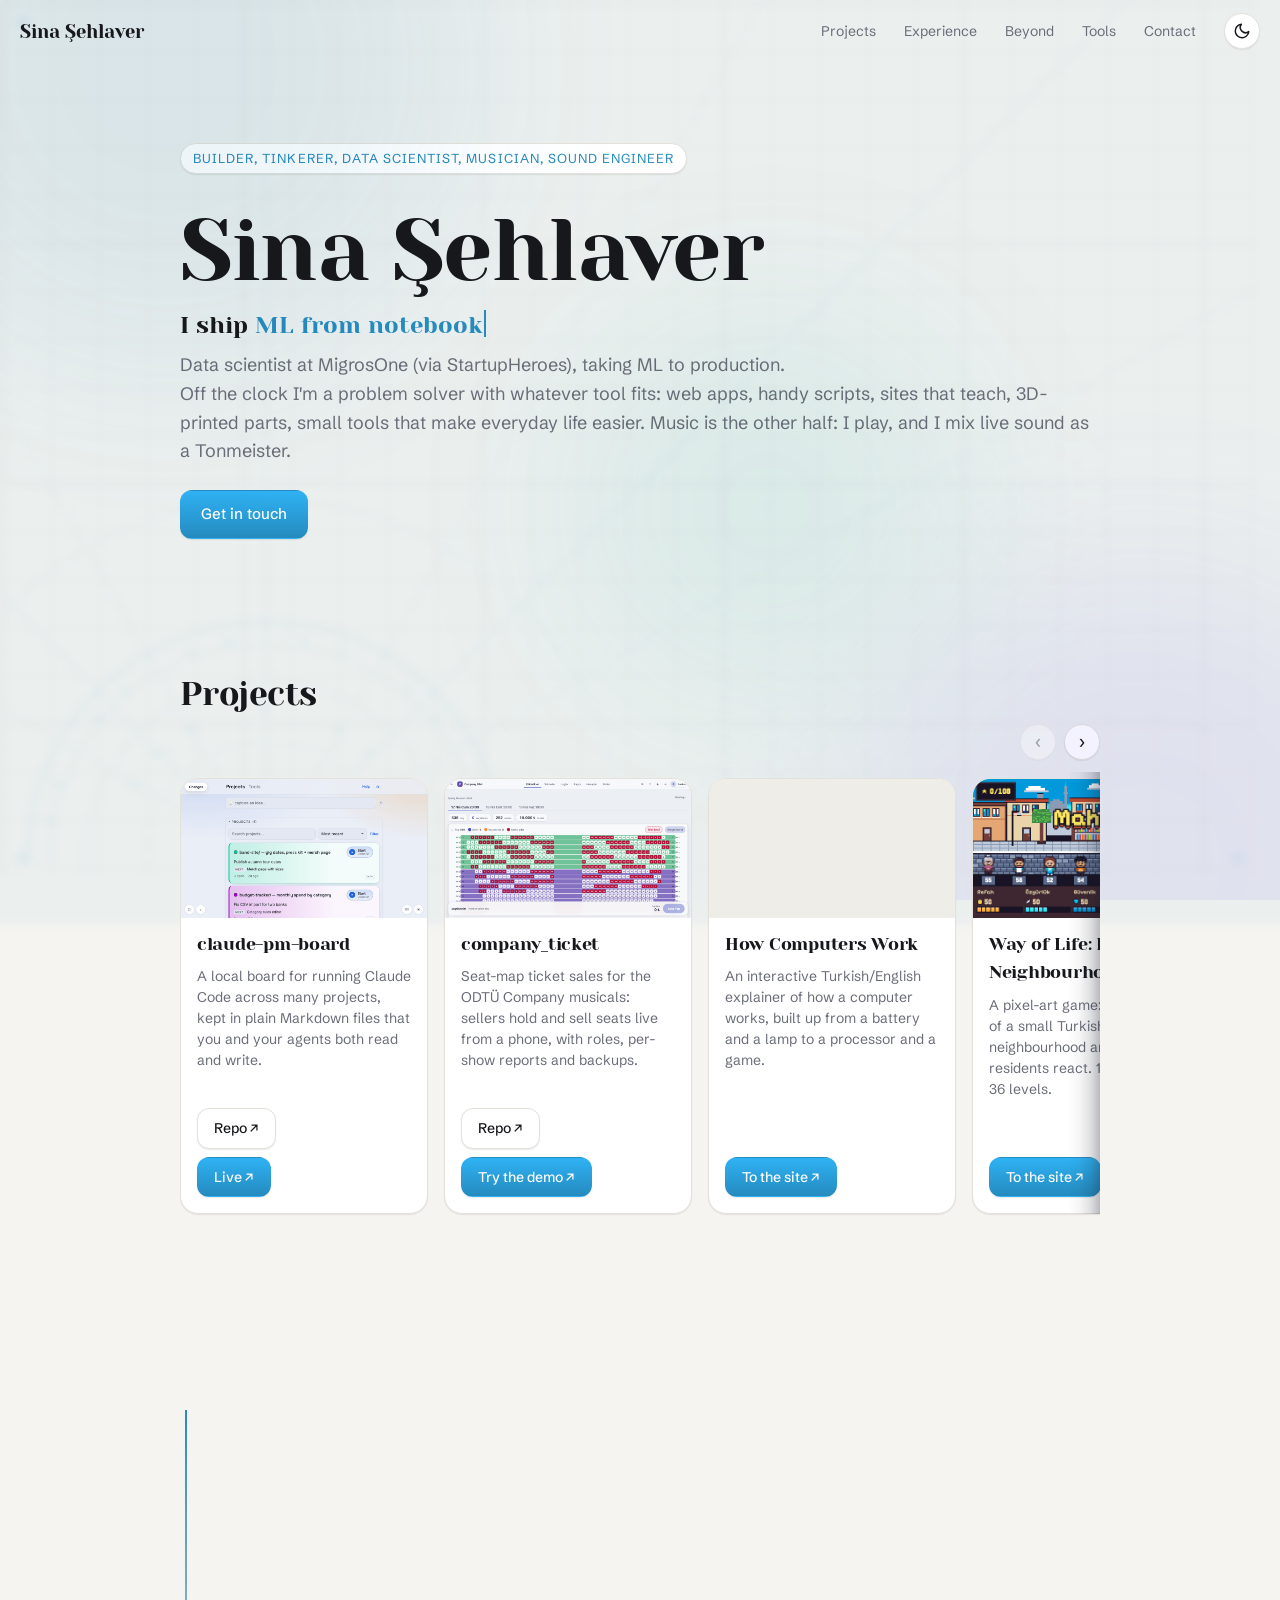
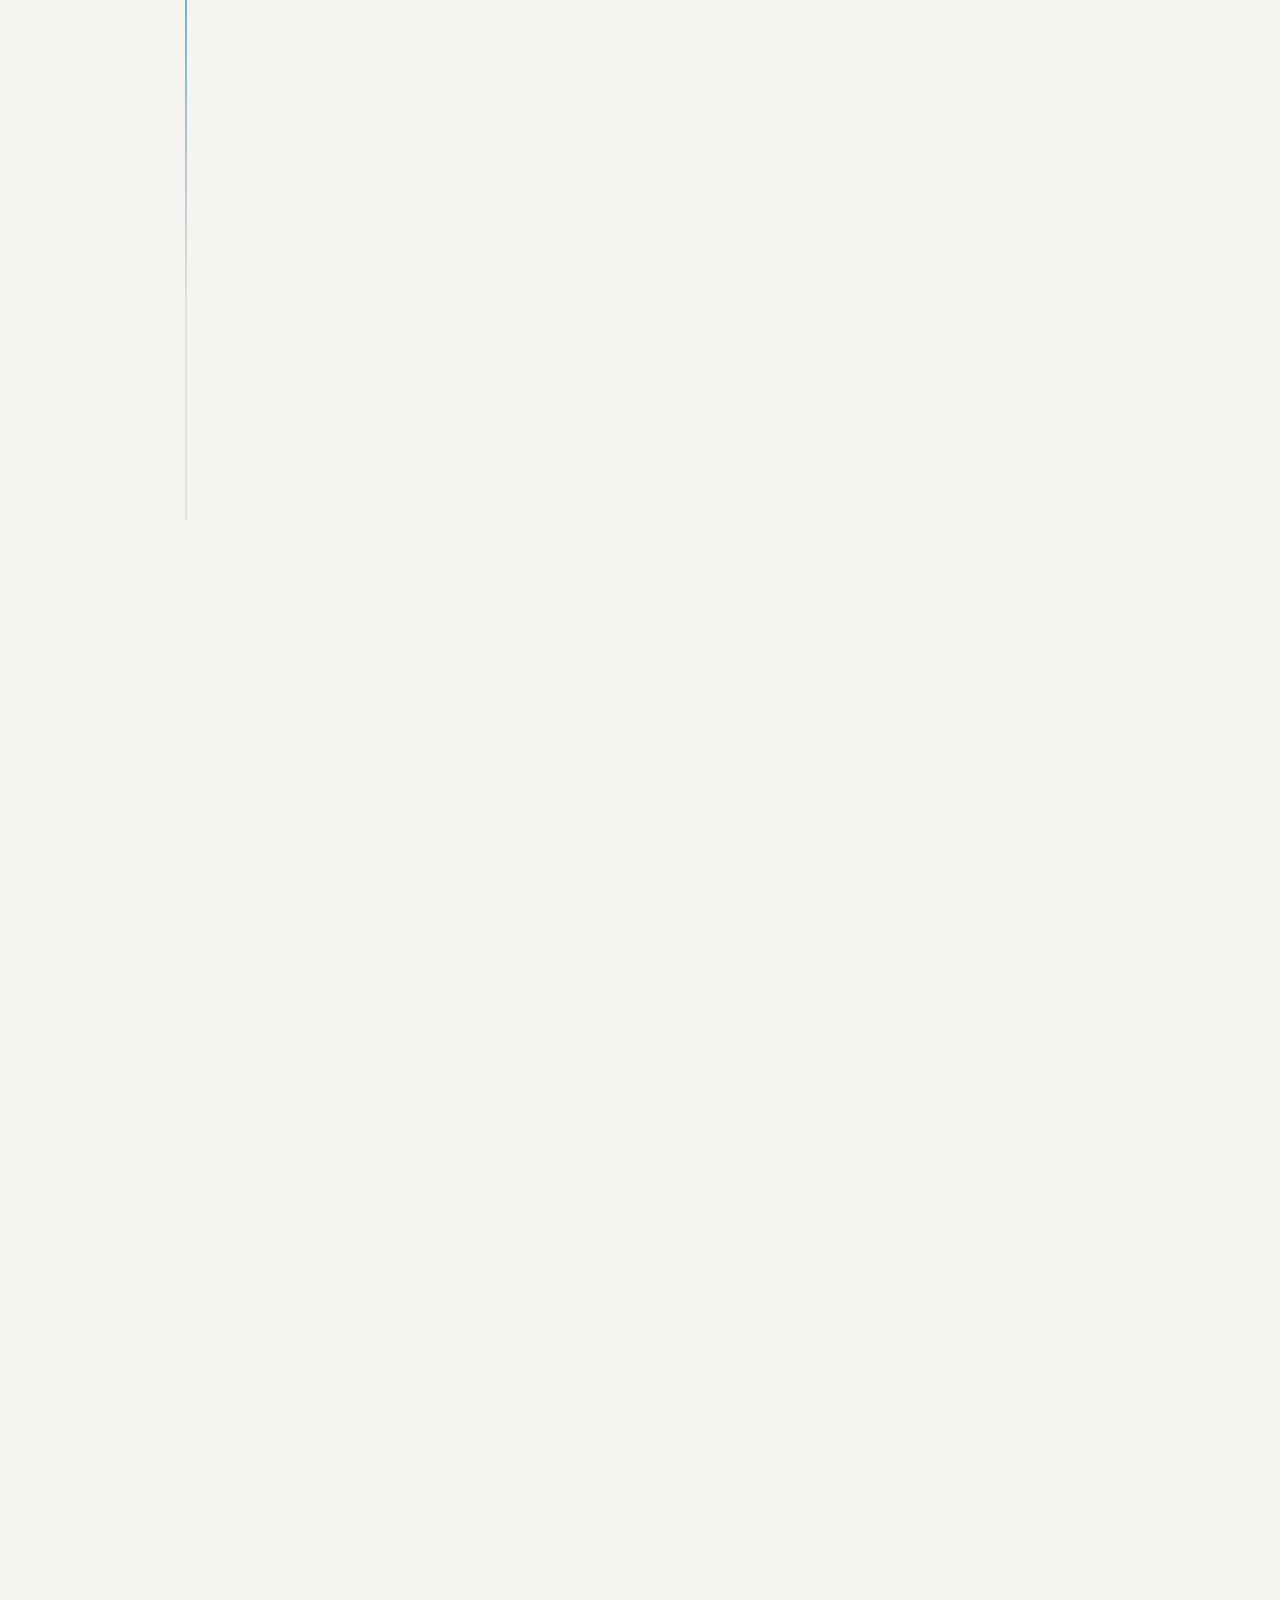
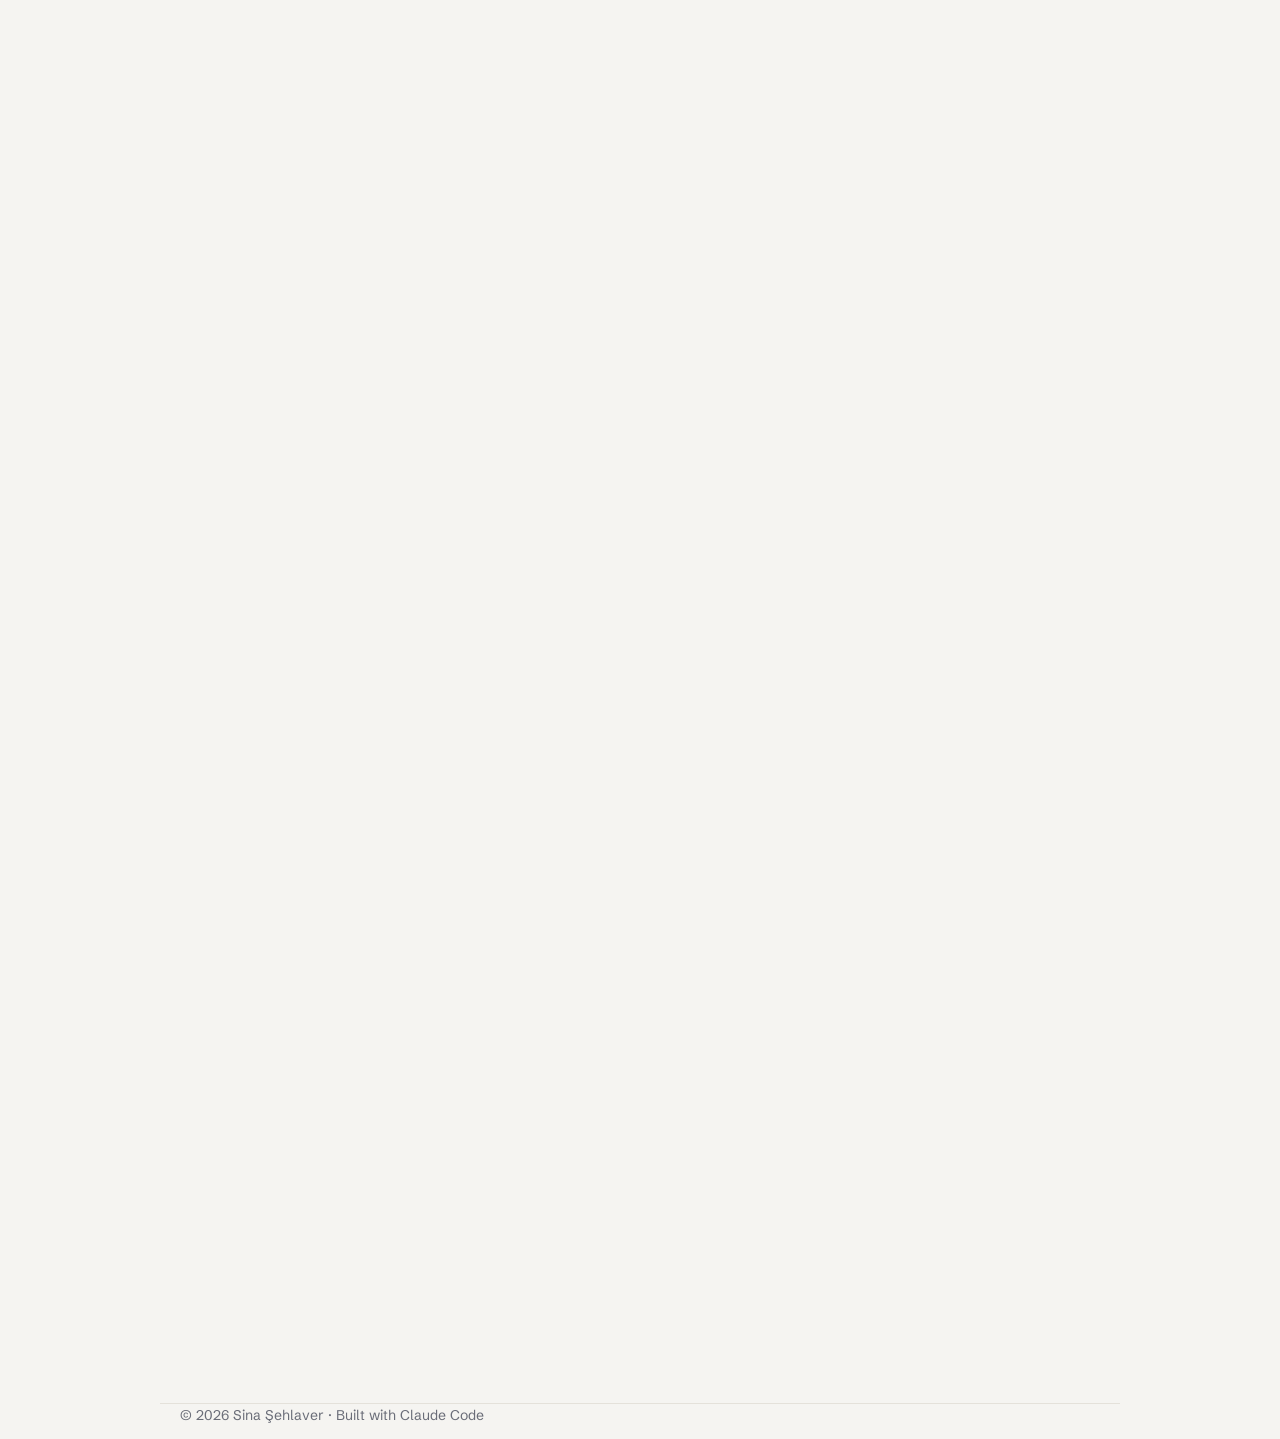
<file: index.html>
<!doctype html>
<html lang="en" data-theme="dark" data-accent="custom" data-fd="yeseva-one" data-ft="schibsted-grotesk" data-mat="tinted" data-mat-aura="over"><head>
<meta charset="utf-8">
<meta name="viewport" content="width=device-width,initial-scale=1">
<title>Sina Şehlaver — Data Scientist / Musician</title>
<meta name="description" content="Data Scientist with 5+ years across the ML lifecycle: recommendation systems, demand forecasting, medical imaging.">
<meta name="theme-color" content="#0d0e12">
<meta http-equiv="Content-Security-Policy" content="default-src 'none'; style-src 'self'; font-src 'self'; script-src 'self'; img-src 'self' data:; frame-src https://www.youtube-nocookie.com https://www.instagram.com; base-uri 'none'; form-action 'none'">
<link rel="stylesheet" href="fonts/fonts.css"><link rel="stylesheet" href="style.css"><link rel="stylesheet" href="mat.css">
<script src="theme.js"></script>
</head>
<body><div class="mat" aria-hidden="true"></div>
<div class="aurora" aria-hidden="true"><i></i><i></i><i></i></div>
<div class="progress" aria-hidden="true"></div>

<nav class="nav" aria-label="Primary">
  <a class="logo" href="#top">Sina Şehlaver</a>
  <div class="nav-links">
    
    
    
    
    
  <a href="#projects" data-en="Projects">Projects</a><a href="#experience" data-en="Experience">Experience</a><a href="#beyond" data-en="Beyond">Beyond</a><a href="#skills" data-en="Tools">Tools</a><a href="#contact" data-en="Contact">Contact</a></div>
  <div class="lang" role="group" aria-label="Language" hidden=""><button type="button" data-lang="tr" aria-pressed="false">TR</button><button type="button" data-lang="en" aria-pressed="true">EN</button></div>
  <button class="theme" type="button" aria-label="Toggle light/dark theme">
    <svg class="i-sun" viewBox="0 0 24 24" width="18" height="18" fill="none" stroke="currentColor" stroke-width="2" stroke-linecap="round"><circle cx="12" cy="12" r="4"></circle><path d="M12 2v2M12 20v2M4.9 4.9l1.4 1.4M17.7 17.7l1.4 1.4M2 12h2M20 12h2M4.9 19.1l1.4-1.4M17.7 6.3l1.4-1.4"></path></svg>
    <svg class="i-moon" viewBox="0 0 24 24" width="18" height="18" fill="none" stroke="currentColor" stroke-width="2" stroke-linecap="round" stroke-linejoin="round"><path d="M21 12.8A9 9 0 1 1 11.2 3a7 7 0 0 0 9.8 9.8z"></path></svg>
  </button>
</nav>

<header class="hero wrap" id="top"><p class="eyebrow reveal in"><span class="pulse"></span> Builder, tinkerer, data scientist, musician, sound engineer</p><h1 class="reveal in">Sina <span class="grad">Şehlaver</span></h1><p class="role reveal in"><span class="pre">I ship </span><span class="typed" data-words="ML from notebook to production|repetitive chores into handy scripts|hard ideas into sites that teach|music, on and off stage|problems with whatever tool fits|what's needed" data-prefixes="I ship|I automate|I turn|I play|I solve|I do">ML from notebook to production</span><span class="caret"></span></p><p class="lead reveal in">Data scientist at MigrosOne (via StartupHeroes), taking ML to production.<br>Off the clock I'm a problem solver with whatever tool fits: web apps, handy scripts, sites that teach, 3D-printed parts, small tools that make everyday life easier. Music is the other half: I play, and I mix live sound as a Tonmeister.</p><div class="cta reveal in"><a class="btn primary" href="#contact">Get in touch</a></div><dl class="stats reveal in"></dl></header>

<main class="wrap">






<section id="projects" data-layout="slider"><h2 class="reveal in">Projects</h2><div class="slide-nav"><button class="slide-btn slide-prev" type="button" data-dir="-1" aria-label="Previous" title="Previous">‹</button><button class="slide-btn slide-next" type="button" data-dir="1" aria-label="Next" title="Next">›</button></div><div class="slide-stage"><div class="grid projects-grid slide-track" tabindex="0" role="region" aria-label="Projects"><div class="card reveal project has-thumb in"><img class="thumb" src="img/project-claude-pm-board.png" alt="The claude-pm-board project list: colourful project cards with short descriptors, next steps, open-task counts and Start buttons." loading="lazy" width="640" height="360" decoding="async"><h3>claude-pm-board</h3><p>A local board for running Claude Code across many projects, kept in plain Markdown files that you and your agents both read and write.</p><div class="cta"><a class="btn small" href="https://github.com/sinasehlaver/claude-pm-board" rel="noopener">Repo ↗</a><a class="btn small primary" href="https://sinasehlaver.github.io/demos/claude-pm-board/" rel="noopener">Try the demo ↗</a></div></div><div class="card reveal project has-thumb in"><img class="thumb" src="img/project-company-ticket.png" alt="Ticket sales page for a musical: three show-day tabs, seat-count cards and a colour-tiered seat map with sold seats in crimson." loading="lazy" width="640" height="360" decoding="async"><h3>company_ticket</h3><p>Seat-map ticket sales for the ODTÜ Company musicals: sellers hold and sell seats live from a phone, with roles, per-show reports and backups.</p><div class="cta"><a class="btn small" href="https://github.com/sinasehlaver/company_ticket" rel="noopener">Repo ↗</a><a class="btn small primary" href="https://sinasehlaver.github.io/demos/company_ticket/" rel="noopener">Try the demo ↗</a></div></div><div class="card reveal project has-thumb in"><img class="thumb" src="img/project-how-computers-work.png" alt="A four-instruction program adding two numbers in registers, beside the chapter list from Lamp to Claude Code" loading="lazy" width="640" height="360" decoding="async"><h3>How Computers Work</h3><p>An interactive Turkish/English explainer of how a computer works, built up from a battery and a lamp to a processor and a game.</p><div class="cta"><a class="btn small primary" href="https://sinasehlaver.github.io/apps/how-computers-work/" rel="noopener">To the site ↗</a></div></div><div class="card reveal project has-thumb in"><img class="thumb" src="img/project-way-of-life.png" alt="Pixel-art street with eight neighbours, five value meters and the first level of the game" loading="lazy" width="640" height="360" decoding="async"><h3>Way of Life: Rule a Neighbourhood</h3><p>A pixel-art game: set the rules of a small Turkish neighbourhood and hear its eight residents react. 12 categories, 36 levels.</p><div class="cta"><a class="btn small primary" href="https://sinasehlaver.github.io/apps/way-of-life/" rel="noopener">To the site ↗</a></div></div><div class="card reveal project has-thumb in"><img class="thumb" src="img/project-pergel.png" alt="Three overlapping circles on a square canvas with two of their regions inked in coral, beside the layer and canvas panels." loading="lazy" width="640" height="360" decoding="async"><h3>pergel</h3><p>Draft a logo with a compass: swing circles, ink the regions where they overlap, and export a clean true-arc SVG. Runs in the browser, nothing leaves your machine.</p><div class="cta"><a class="btn small" href="https://github.com/sinasehlaver/pergel" rel="noopener">Repo ↗</a><a class="btn small primary" href="https://pergel.onrender.com/" rel="noopener">Try it live ↗</a></div></div></div></div></section><section id="experience"><h2 class="reveal in">Experience</h2><ol class="timeline compact"><li class="reveal in"><div class="row"><h3>Data Scientist · MigrosOne</h3><time>Mar 2021 – Present</time></div><p class="sub">Remote · via StartupHeroes</p><ul class="bullets"><li>Build, deploy and maintain machine-learning models in production on AWS.</li><li>Work across recommendation, forecasting and LLM-agent projects, end to end.</li></ul><div class="chips entry-skills"><span>Python</span><span>AWS SageMaker</span><span>MLOps</span><span>LLM agents</span><span>LangGraph</span><span>forecasting</span><span>recommendation</span><span>RecBole</span></div></li><li class="reveal in"><div class="row"><h3>Graduate Researcher · HistoCan</h3><time>Mar 2021 – Aug 2024</time></div><p class="sub">Ankara, Turkey</p><ul class="bullets"><li>Deep-learning segmentation and grading of cancerous tissue in histopathology slides; ran the AWS setup for datasets and distributed training.</li></ul><div class="chips entry-skills"><span>AWS</span><span>PyTorch</span><span>OpenMMLab</span><span>CLIP</span><span>deep learning</span><span>image segmentation</span></div></li><li class="reveal in"><div class="row"><h3>Undergraduate Researcher · KOVAN Lab, METU</h3><time>Sep 2019 – Jun 2020</time></div><ul class="bullets"><li>UR5 cobot motion-planning integration for the TÜBİTAK-funded Apprentice Project.</li></ul><div class="chips entry-skills"><span>Robotics</span><span>UR5 cobot</span><span>motion planning</span><span>MoveIt</span><span>ROS</span></div></li><li class="reveal in"><div class="row"><h3>Intern · Vodafone GmbH</h3><time>Jun – Dec 2018</time></div><ul class="bullets"><li>Smart Delivery prototype for 5G logistics in the Vodafone Innovation Park, Düsseldorf.</li></ul><div class="chips entry-skills"><span>5G</span><span>prototyping</span><span>logistics</span></div></li><li class="reveal in"><div class="row"><h3>Intern · Arçelik</h3><time>Jul – Sep 2017</time></div><ul class="bullets"><li>CI for a Ruby on Rails BI tool; automated AWS deployment tests.</li></ul><div class="chips entry-skills"><span>Ruby on Rails</span><span>CI</span><span>AWS</span><span>test automation</span></div></li></ol></section><section id="education" data-layout="grid"><h2 class="reveal in">Education</h2><ul class="edu-list"><li class="reveal in"><h4>MSc Computer Engineering</h4><p class="sub">METU · 2021–2024 · cGPA 3.80</p><p class="edu-text">Thesis: detecting cancer tissue grade from histopathology images with deep learning.</p><div class="chips entry-skills"><span>Python</span><span>PyTorch</span><span>deep learning</span><span>histopathology</span><span>computer vision</span></div></li><li class="reveal in"><h4>BSc Computer Engineering</h4><p class="sub">METU · 2014–2020 · cGPA 3.29</p><p class="edu-text">Graduation project: GLaTeX, a LaTeX editor inside Google Docs.</p><div class="chips entry-skills"><span>C++</span><span>Java</span><span>Python</span><span>LaTeX</span><span>Google Docs</span></div></li></ul><article class="thesis reveal in"><p class="thesis-label">MSc thesis</p><h3 class="thesis-title">Does language help a model read colorectal cancer slides?</h3><div class="thesis-body"><p class="thesis-text">Pathologists grade colorectal cancer by eye on whole slide images, which is slow and varies from person to person. Models that outline the tumour grade pixel by pixel need annotated slides, and there are very few of those.<br>I took MaskCLIP, a model that matches image regions to text prompts such as "tumor grade 1" or "normal mucosa", and made it trainable on our own annotated slides. The CLIP encoders stay frozen and only the decode head learns. Switching the text input on and off gave a fair test of what language adds.</p><ul class="thesis-points"><li>103 slides from 103 patients (Ankara Bilkent City Hospital), annotated pixel by pixel with pathologists into 5 classes: tumor grade 1, 2, 3, normal mucosa, other</li><li>8 models compared: ConvNeXt, Swin, SegFormer and MaskCLIP with ViT or ResNet backbones, image-only or image-text, plus a pathology-trained PLIP variant</li><li>Result: Swin was best (mean F-score 62.9). Image-only MaskCLIP scored 50 to 54; with text it fell to 52 (ResNet) and 37 (ViT). With prompts this generic, language did not help.</li><li>Pathology-trained PLIP weights beat the general CLIP ones. I also set up the AWS training pipeline.</li></ul></div><div class="thesis-figs"><figure class="thesis-fig"><img class="thesis-img" src="img/thesis-histopathology.png" alt="Four H&amp;E stained colorectal slides, each next to its colour-coded annotation of tumor grades and normal mucosa" loading="lazy" decoding="async"><figcaption>Slides and expert annotations: grade 1 green, grade 2 yellow, grade 3 red, normal mucosa blue.</figcaption></figure><figure class="thesis-fig"><img class="thesis-img" src="img/thesis-architecture.png" alt="Diagram: frozen CLIP text and image encoders feed a trainable segmentation decode head whose prediction is compared with the ground truth" loading="lazy" decoding="async"><figcaption>Image-text MaskCLIP: frozen CLIP encoders, trainable decode head.</figcaption></figure></div></article></section><section id="beyond" data-layout="grid"><h2 class="reveal in">Beyond work</h2><div class="grid beyond-grid"><div class="card reveal kind-text wide in"><h3>Building with Claude Code</h3><p>I use Claude Code to build whatever makes my life easier: an app that draws consistent, custom-styled charts and tables for my presentations, a notes and to-do app, a personal widget desktop, a Telegram assistant for my Mac, a ticketing site for university musicals. I run it like a small team: my own board hands backlog items to parallel agents, every project keeps its own rules and memory so nothing is explained twice, and nothing ships until its tests and browser checks pass.</p></div><div class="card reveal kind-video wide in"><h3>Productions &amp; events</h3><p>I make music videos and run productions with crews of musicians, camera and sound people, and I organise events from the first call to the last cable. I'm the get-it-done person: if something's needed, I either do it or know who can. A wide network across music, theatre and tech makes that easy.</p><div class="media-row media-2"><div class="media"><div class="vframe vframe-youtube"><button class="vplay embed-btn embed-youtube" type="button" data-embed-src="https://www.youtube-nocookie.com/embed/izEKsTqRTFw" data-embed-provider="youtube" aria-label="Play Productions &amp; events"><img class="vthumb" src="img/thumb-izEKsTqRTFw.jpg" alt="" loading="lazy" decoding="async"><span class="vbadge">YouTube</span><span class="vicon" aria-hidden="true"></span></button></div><div class="cta card-actions"><a class="btn small" href="https://www.youtube.com/@sinasehlaver8714" rel="noopener">My YouTube channel ↗</a></div></div><div class="media"><div class="vframe vframe-youtube"><button class="vplay embed-btn embed-youtube" type="button" data-embed-src="https://www.youtube-nocookie.com/embed/OLYQllYu_RM" data-embed-provider="youtube" aria-label="Play Productions &amp; events"><img class="vthumb" src="img/thumb-OLYQllYu_RM.jpg" alt="" loading="lazy" decoding="async"><span class="vbadge">YouTube</span><span class="vicon" aria-hidden="true"></span></button></div><div class="cta card-actions"><a class="btn small" href="https://www.youtube.com/@eksimusik" rel="noopener">Eksi on YouTube ↗</a></div></div></div></div><div class="card reveal kind-music in"><h3>Tonmeister &amp; live sound</h3><p>Since 2014 I've mixed and recorded orchestras, musical shows and bands as a freelancer. Away from the console I tinker with Raspberry Pi, Arduino and 3D printers.</p><img class="bphoto" src="img/img-9788-low.jpg" alt="" loading="lazy" decoding="async"><div class="cta card-actions"><a class="btn small" href="https://www.instagram.com/sinasehlaver/" rel="noopener">Follow on Instagram ↗</a></div></div><div class="card reveal kind-music in"><h3>Musicals</h3><p>Conducted a 16-piece orchestra for Big Fish (2022-23), music-directed Once (2019-20), Addams Family and Urinetown (2014-16), plus two self-written musicals.</p><img class="bphoto" src="img/dscf1265.jpg" alt="" loading="lazy" decoding="async"></div><div class="card reveal kind-band in"><h3>Eksi</h3><p>Turkish English, up-tempo disco funk cover band. Also produce cover videos.</p><div class="vframe vframe-instagram"><button class="vplay embed-btn embed-instagram" type="button" data-embed-src="https://www.instagram.com/p/DbG65S6M7_v/embed/" data-embed-provider="instagram" aria-label="Play Eksi"><img class="vthumb" src="img/thumb-DbG65S6M7_v.jpg" alt="" loading="lazy" decoding="async"><span class="vbadge">Instagram</span><span class="vicon" aria-hidden="true"></span></button></div><div class="cta card-actions"><a class="btn small" href="https://www.instagram.com/eksidegileksi/" rel="noopener">Eksi on Instagram ↗</a></div></div><div class="card reveal kind-band in"><h3>Bazen</h3><p>2000s Turkish rock cover band.</p><div class="vframe vframe-instagram"><button class="vplay embed-btn embed-instagram" type="button" data-embed-src="https://www.instagram.com/p/DGiIa8LovE5/embed/" data-embed-provider="instagram" aria-label="Play Bazen"><img class="vthumb" src="img/thumb-DGiIa8LovE5.jpg" alt="" loading="lazy" decoding="async"><span class="vbadge">Instagram</span><span class="vicon" aria-hidden="true"></span></button></div><div class="cta card-actions"><a class="btn small" href="https://www.instagram.com/bazen.muzik/" rel="noopener">Bazen on Instagram ↗</a></div></div></div></section><section id="skills"><h2 class="reveal in">Tools</h2><div class="chips reveal in"><b>ML / Data</b><span>PyTorch</span><span>RecBole</span><span>XGBoost</span><span>scikit-learn</span><span>PySpark</span><span>Pandas</span><span>LangGraph</span><span>LangChain</span></div><div class="chips reveal in"><b>Platform</b><span>AWS SageMaker</span><span>BigQuery</span><span>Airflow</span><span>Firebase</span><span>Next.js</span></div><div class="chips reveal in"><b>Hardware</b><span>Raspberry Pi</span><span>Arduino</span><span>E-ink displays</span><span>3D printing</span></div></section><section id="contact"><h2 class="reveal in">Contact</h2><div class="contact reveal in"><p>Happy to chat, or to send you my CV on request. Just email me:</p><div class="cta"><a class="btn primary" href="mailto:sinasehlaver@gmail.com">sinasehlaver@gmail.com</a><a class="btn" href="https://www.linkedin.com/in/sinasehlaver/" rel="noopener">LinkedIn ↗</a><a class="btn" href="https://github.com/sinasehlaver" rel="noopener">GitHub ↗</a><a class="btn" href="https://www.instagram.com/sinasehlaver/" rel="noopener">Instagram ↗</a></div></div></section></main>

<footer class="wrap"><p>© 2026 Sina Şehlaver · Built with Claude Code</p></footer>
<script src="content.js"></script>
<script src="site-lib.js"></script>
<script src="render.js"></script>
<script src="script.js"></script>
<script src="mat.js"></script>























































































</body></html>
</file>
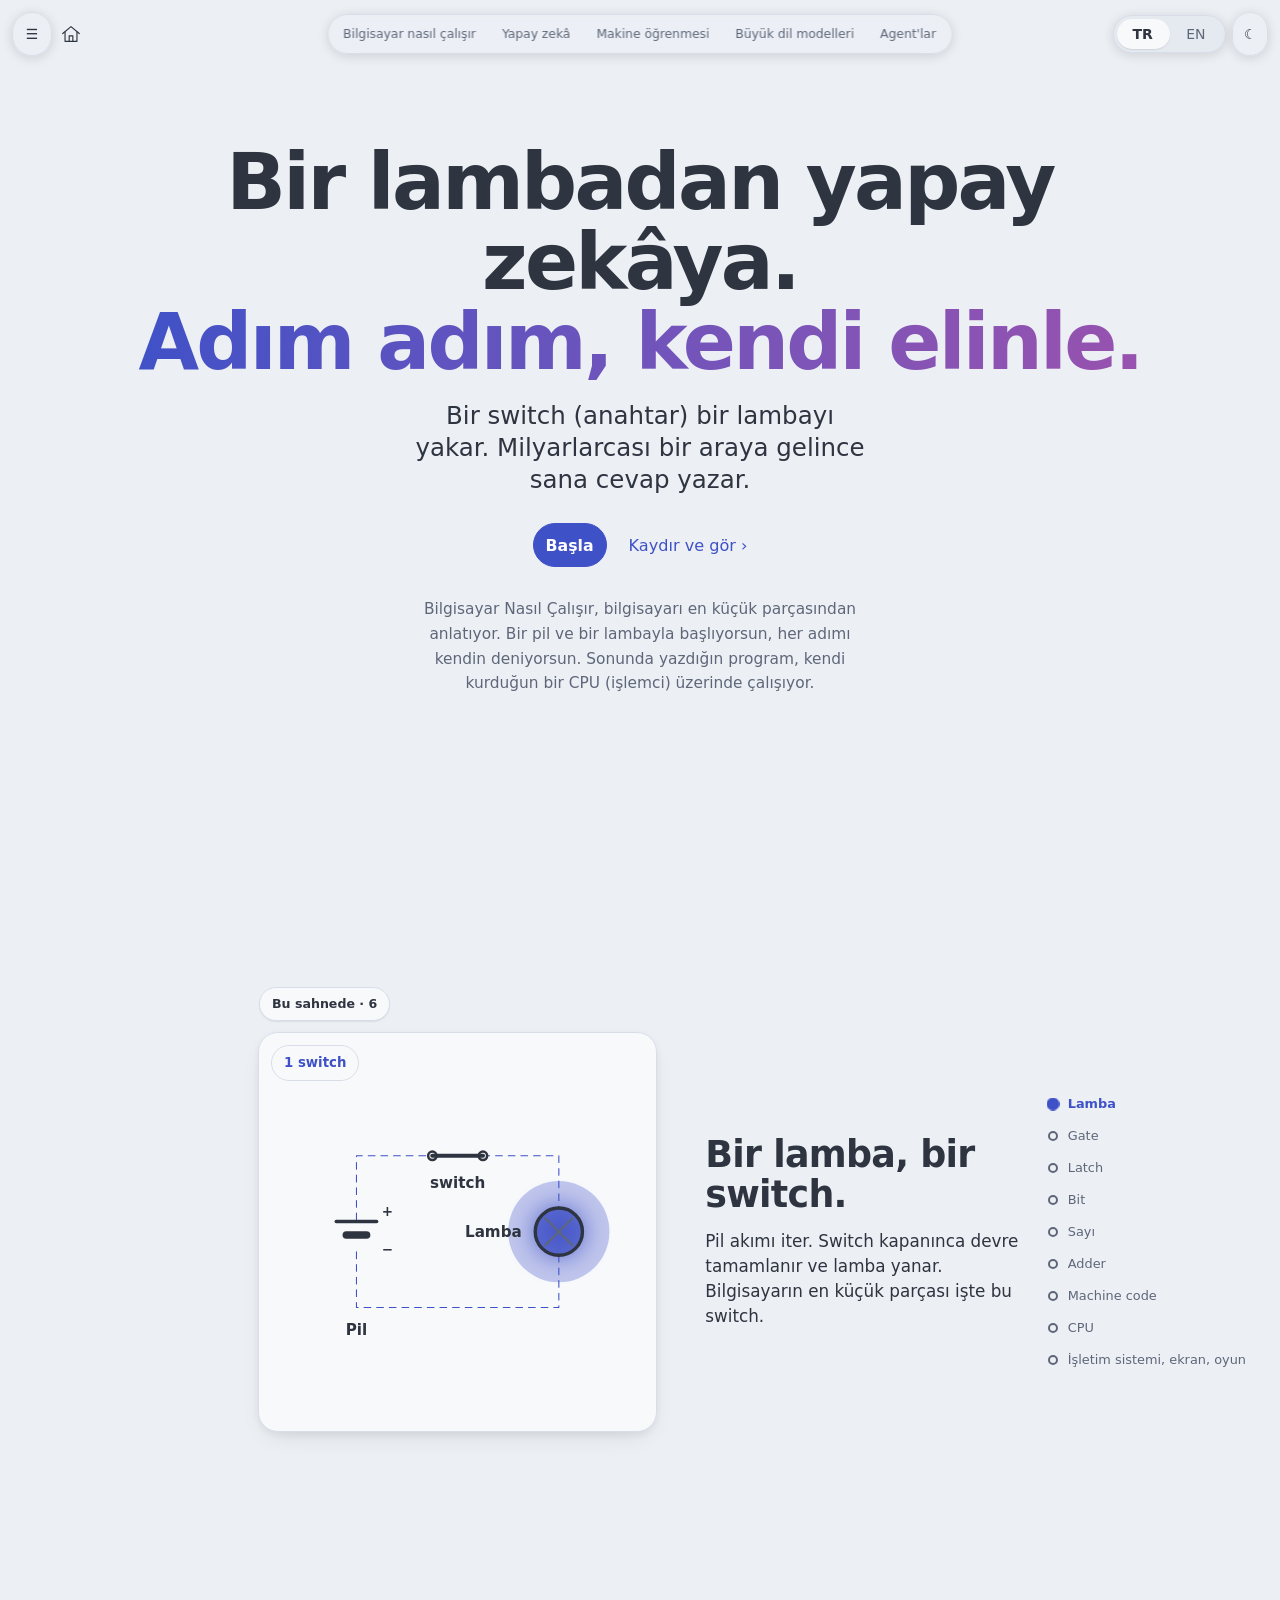
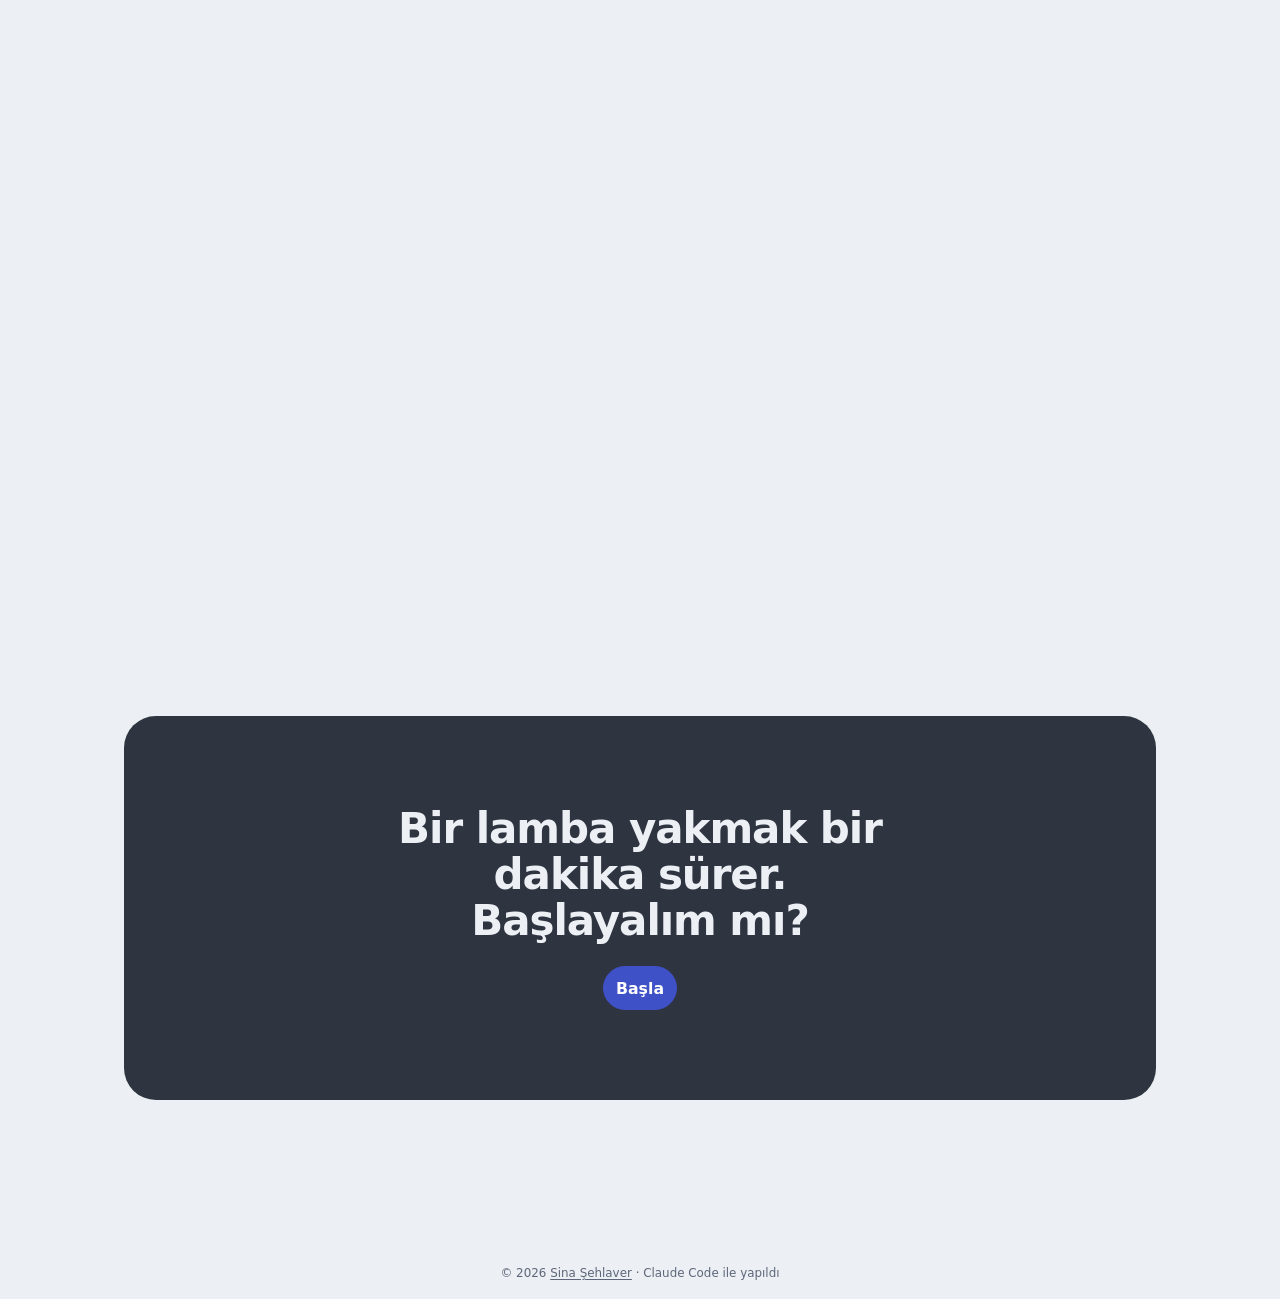
<file: apps/how-computers-work/index.html>
<!doctype html>
<html lang="tr">
  <head>
    <script>(function(){try{var D={"palette":"nord","theme":"system","accent":"indigo","type":"system","shape":"pill","density":"comfortable","motion":"calm","depth":"layered","icons":"thin"},O={"palette":["midnight","paper","cool","graphite","sand","nord"],"theme":["dark","light","system"],"accent":["blue","brick","violet","teal","amber","rose","green","indigo","ink"],"type":["grotesk","system","serif","mono","rounded","humanist"],"shape":["sharp","soft","round","pill"],"density":["compact","comfortable","spacious"],"motion":["snappy","smooth","calm","minimal","bouncy"],"depth":["layered","flat","deep"],"icons":["thin","regular","bold"]},p={};
try{p=JSON.parse(localStorage.getItem("voltaj:prefs")||"{}")||{}}catch(e){}
var r=document.documentElement,l=p.look||{};for(var a in D){var v=a==="theme"?p.theme:l[a];if(O[a].indexOf(v)<0)v=D[a];
if(a==="theme"&&v==="system")v=matchMedia("(prefers-color-scheme: dark)").matches?"dark":"light";r.setAttribute("data-"+a,v)}}catch(e){}})();</script>

    <meta charset="UTF-8" />
    <meta name="viewport" content="width=device-width, initial-scale=1, viewport-fit=cover" />
    <meta name="color-scheme" content="light dark" />
    <title>How Computers Work</title>
    <link rel="icon" href="data:image/svg+xml,%3Csvg xmlns='http://www.w3.org/2000/svg' viewBox='0 0 32 32'%3E%3Crect width='32' height='32' rx='7' fill='%234f46e5'/%3E%3Cpath d='M18 4 8 18h7l-1 10 10-14h-7z' fill='%23fff'/%3E%3C/svg%3E" />
    <script type="module" crossorigin src="./assets/index-DY8LUwKH.js"></script>
    <link rel="stylesheet" crossorigin href="./assets/index-BObffkAF.css">
  </head>
  <body>
    <div id="root"></div>
  </body>
</html>
</file>
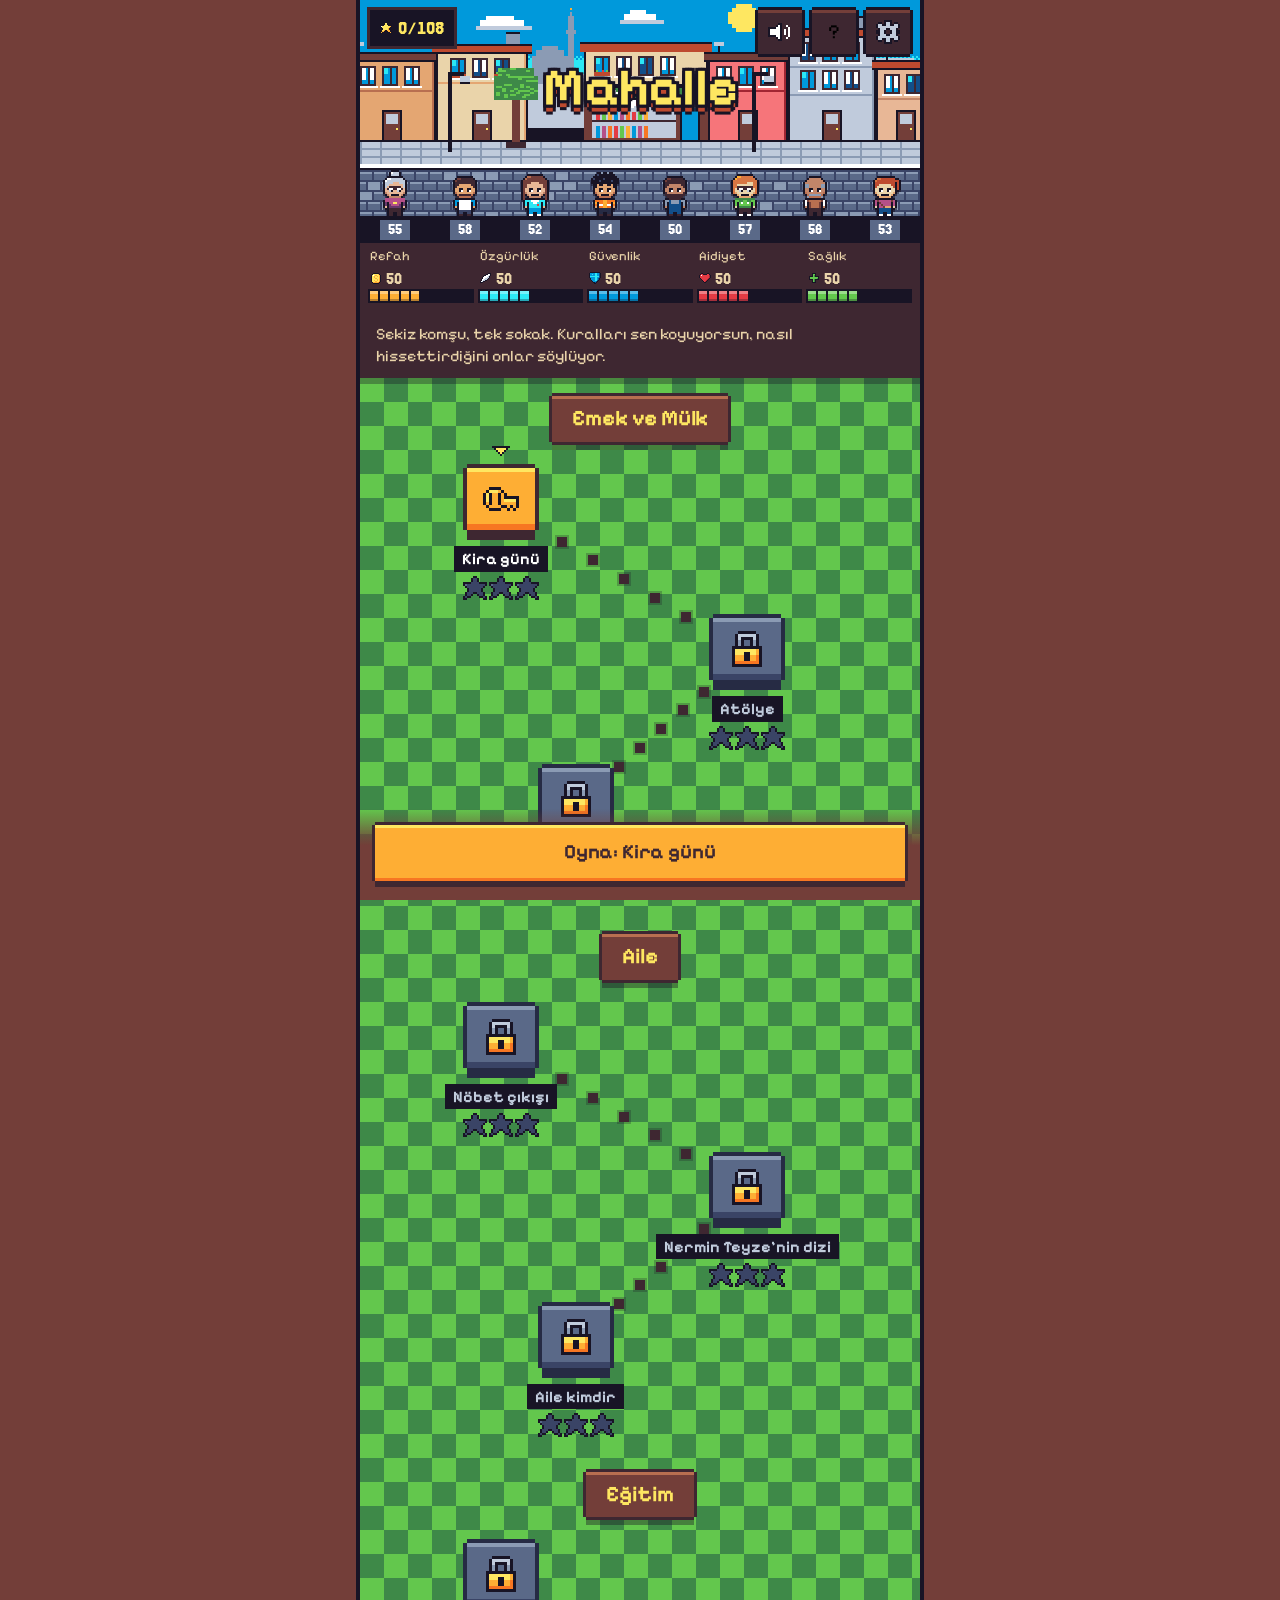
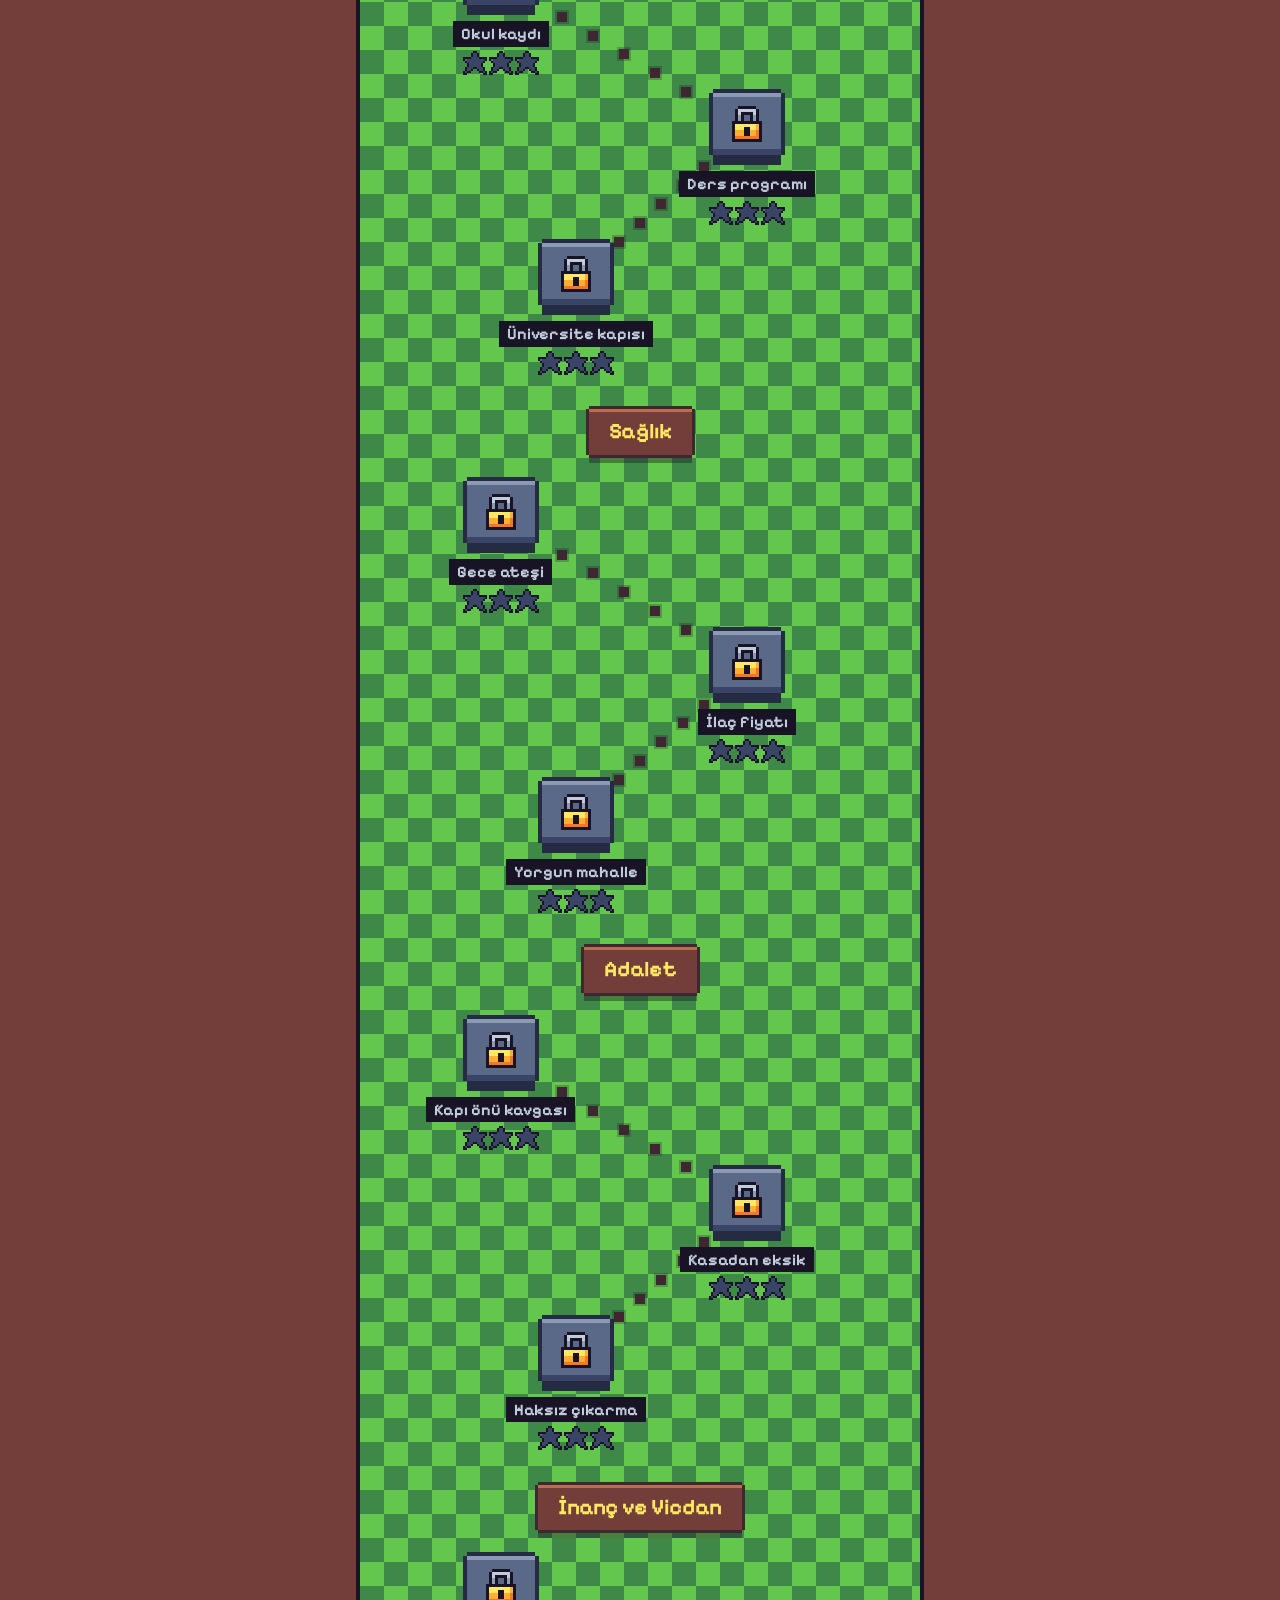
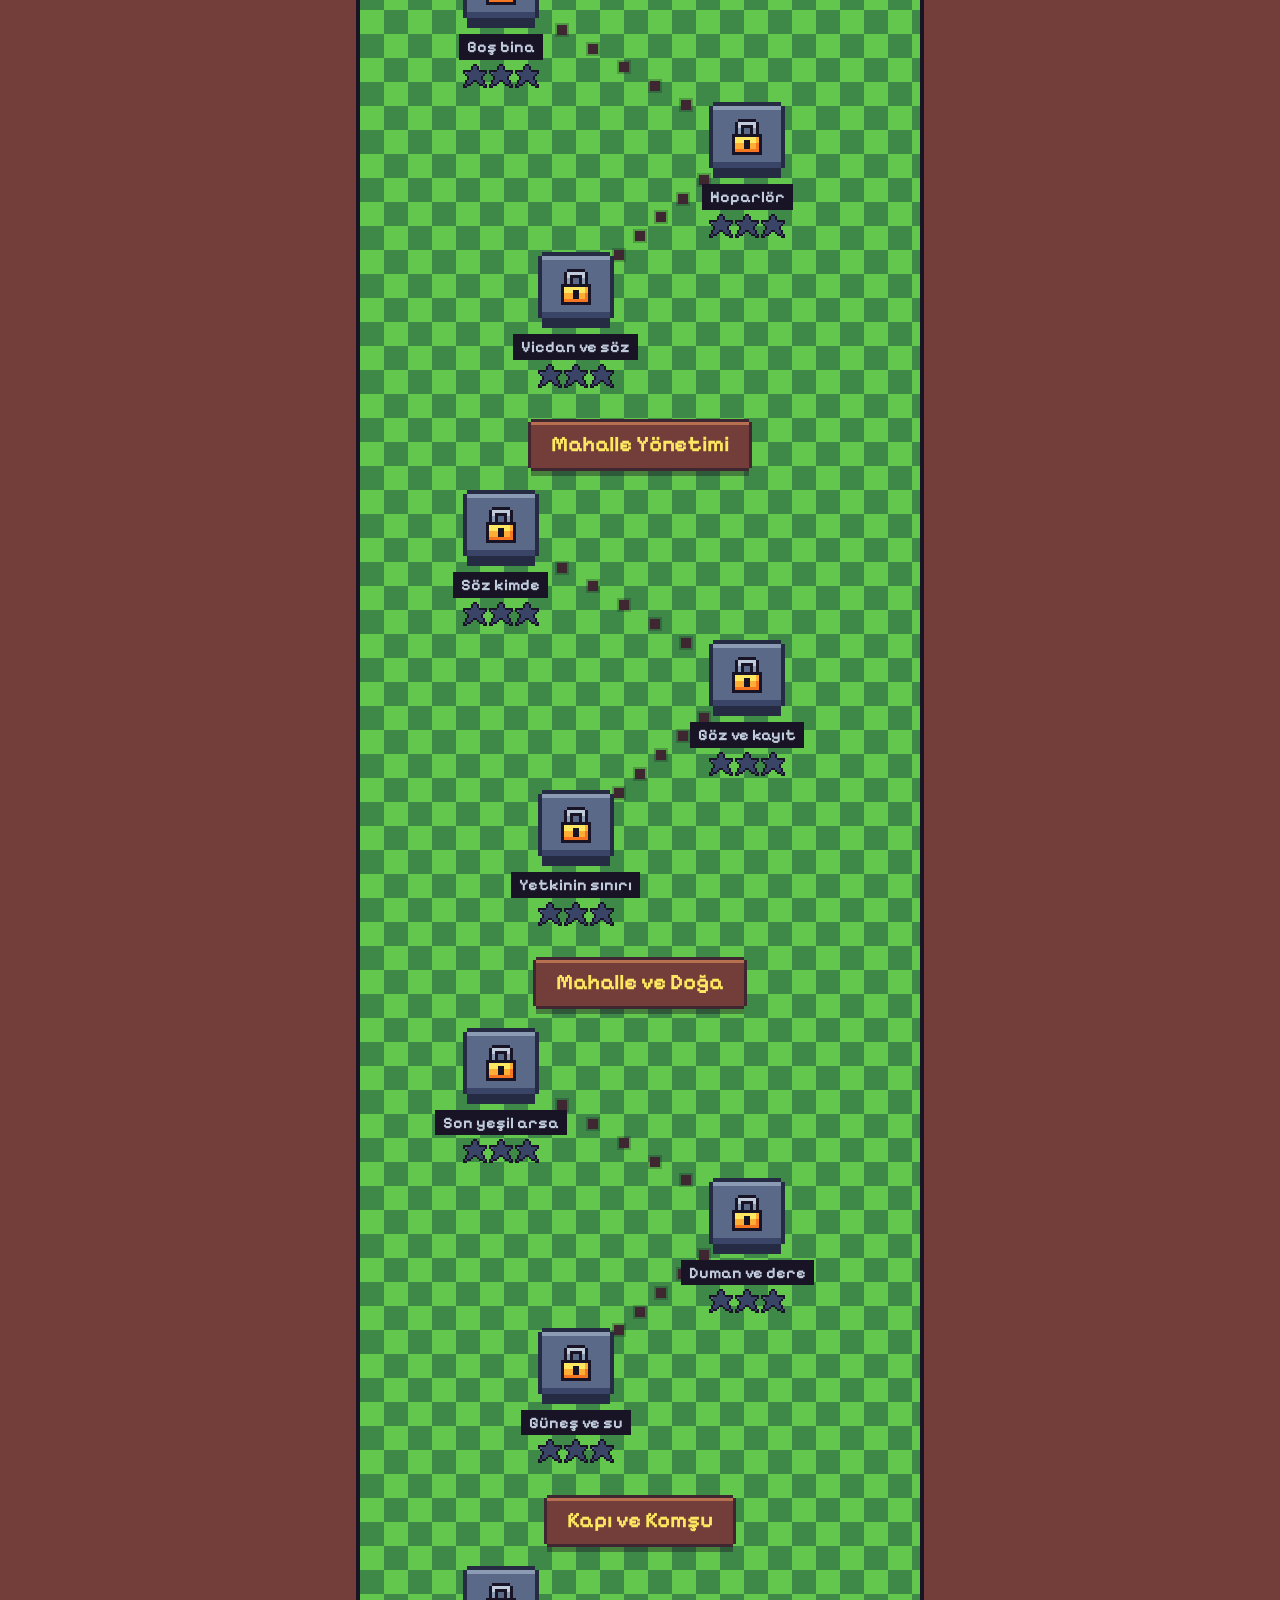
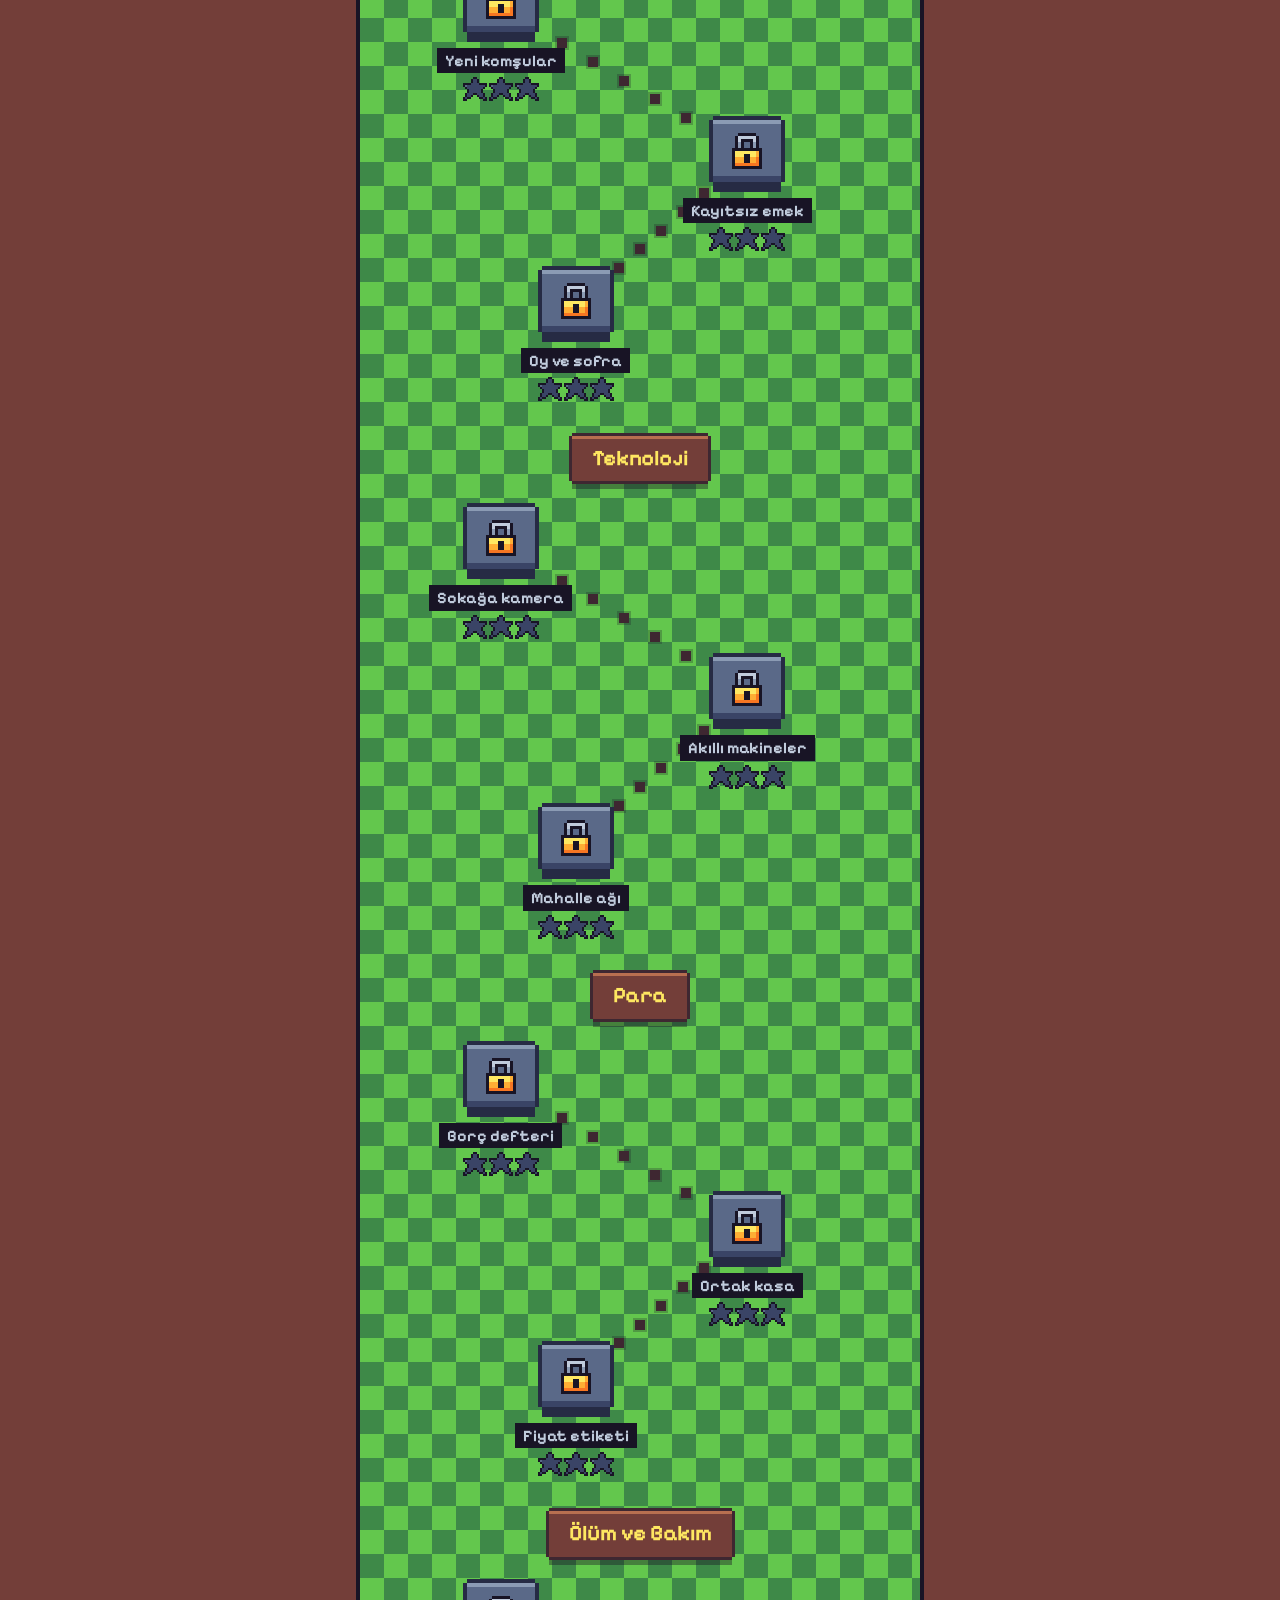
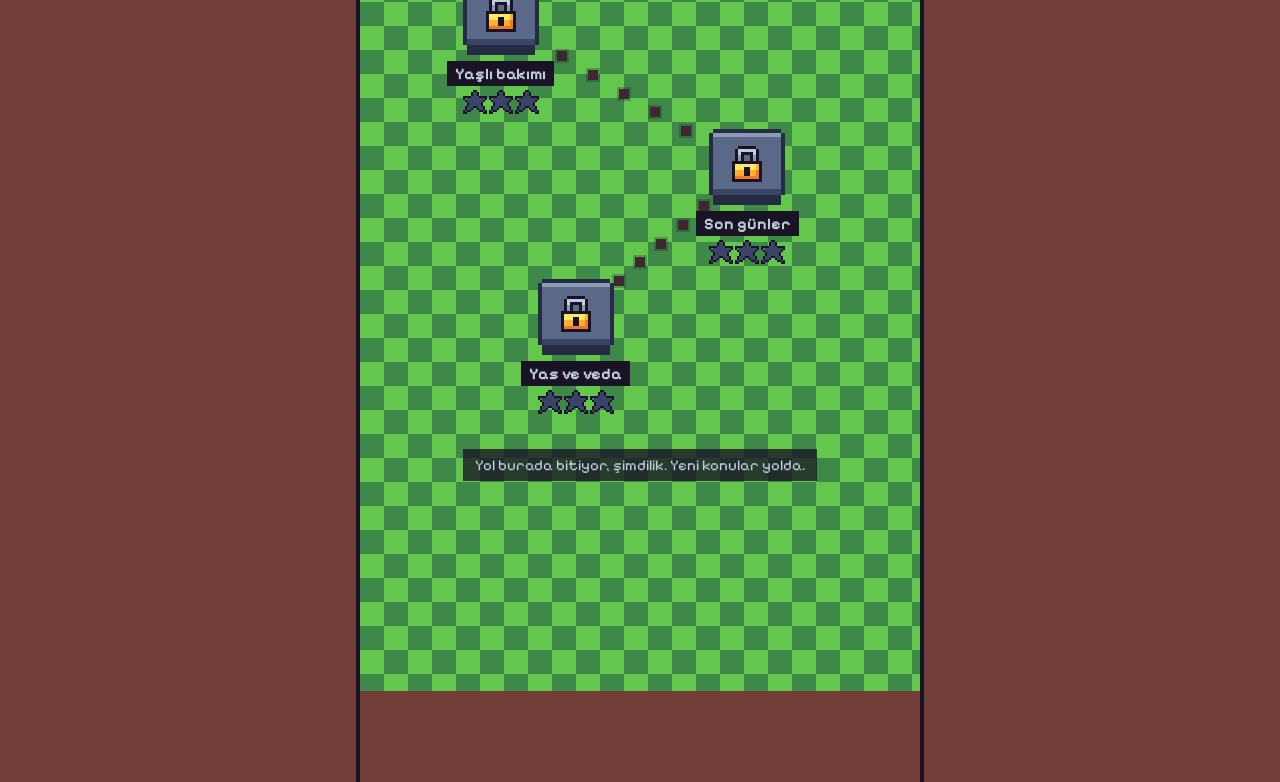
<file: apps/mahalle/index.html>
<!doctype html>
<html lang="tr">
  <head>
    <script>(function(){try{var D={"palette":"nord","theme":"system","accent":"indigo","type":"system","shape":"pill","density":"comfortable","motion":"calm","depth":"layered","icons":"thin"},O={"palette":["midnight","paper","cool","graphite","sand","nord"],"theme":["dark","light","system"],"accent":["blue","brick","violet","teal","amber","rose","green","indigo","ink"],"type":["grotesk","system","serif","mono","rounded","humanist"],"shape":["sharp","soft","round","pill"],"density":["compact","comfortable","spacious"],"motion":["snappy","smooth","calm","minimal","bouncy"],"depth":["layered","flat","deep"],"icons":["thin","regular","bold"]},p={};
try{p=JSON.parse(localStorage.getItem("mahalle:prefs")||"{}")||{}}catch(e){}
var r=document.documentElement,l=p.look||{};for(var a in D){var v=a==="theme"?p.theme:l[a];if(O[a].indexOf(v)<0)v=D[a];
if(a==="theme"&&v==="system")v=matchMedia("(prefers-color-scheme: dark)").matches?"dark":"light";r.setAttribute("data-"+a,v)}}catch(e){}})();</script>

    <meta charset="UTF-8" />
    <meta name="viewport" content="width=device-width, initial-scale=1, viewport-fit=cover" />
    <meta name="color-scheme" content="light dark" />
    <link rel="icon" href="data:," />
    <title>Mahalle</title>
    <script type="module" crossorigin src="./assets/index-BQ9aBq6L.js"></script>
    <link rel="stylesheet" crossorigin href="./assets/index-BlRRq4nU.css">
  </head>
  <body>
    <div id="root"></div>
  </body>
</html>
</file>
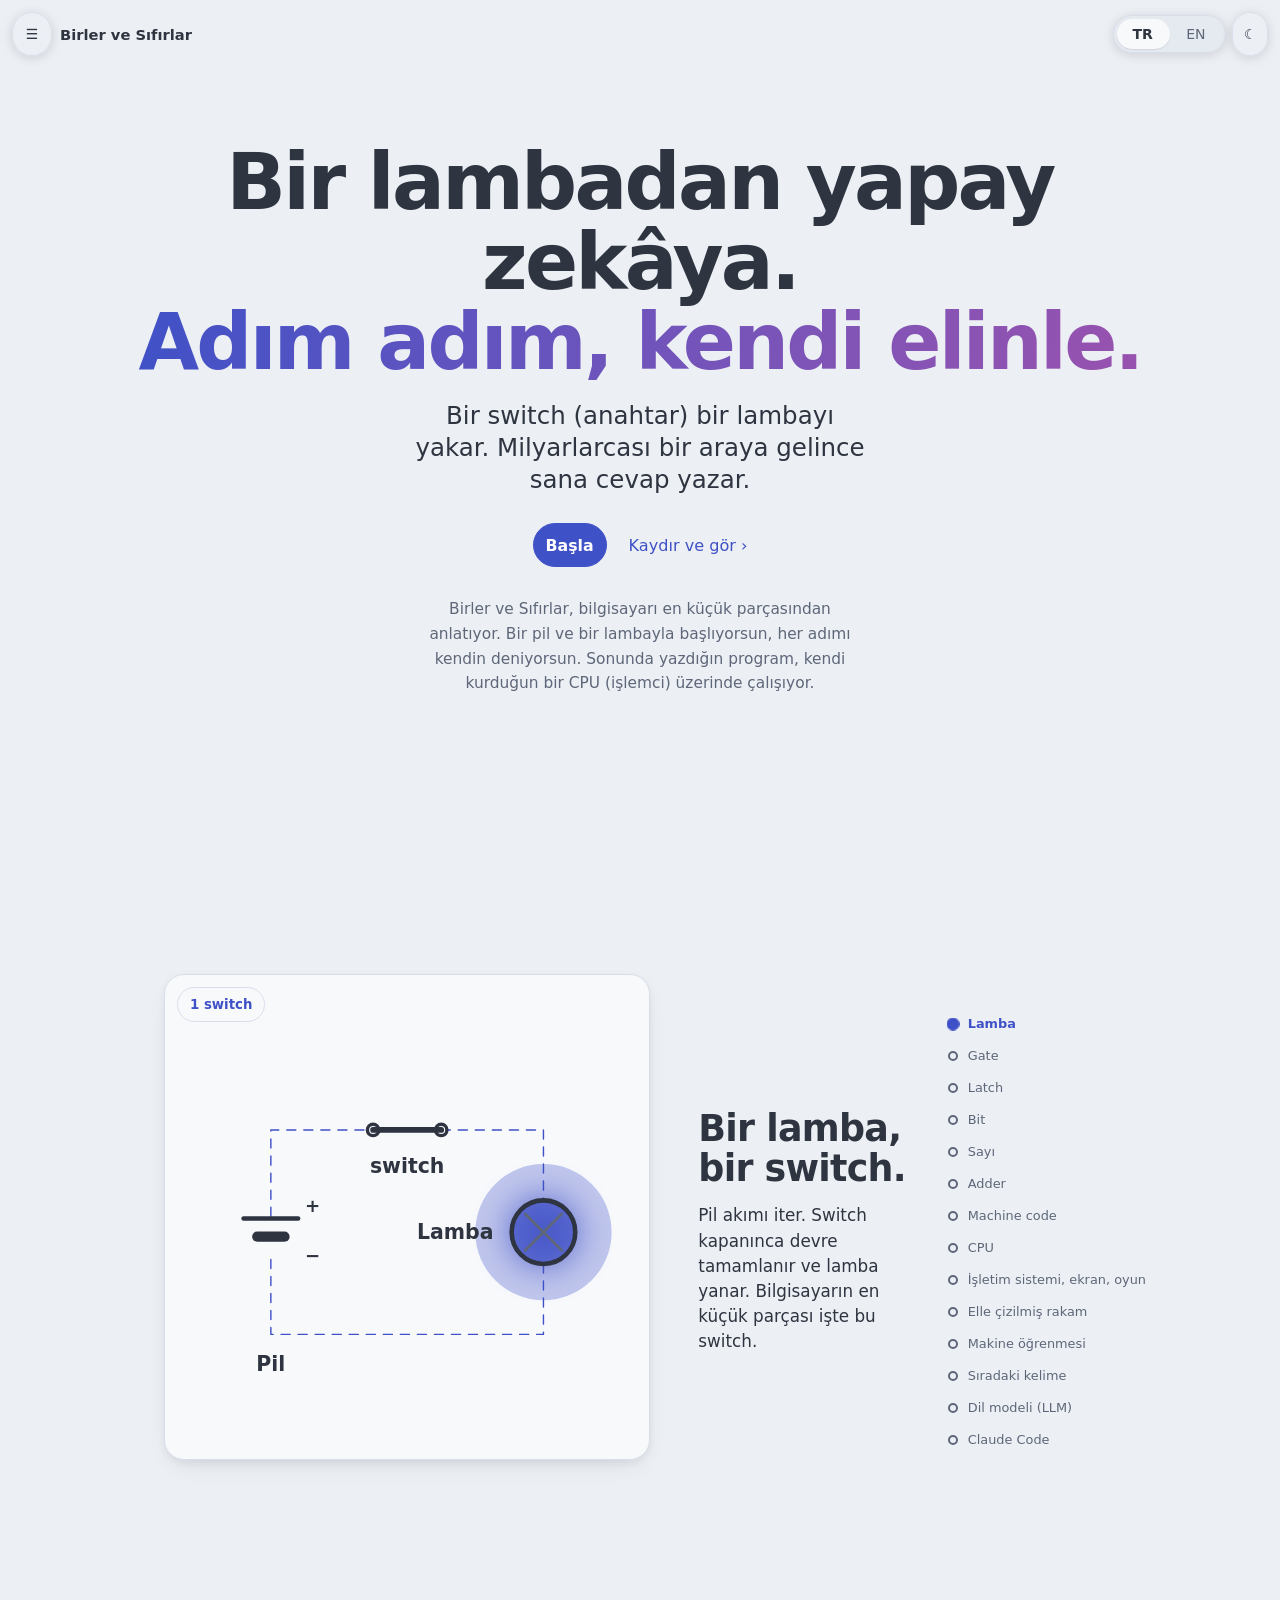
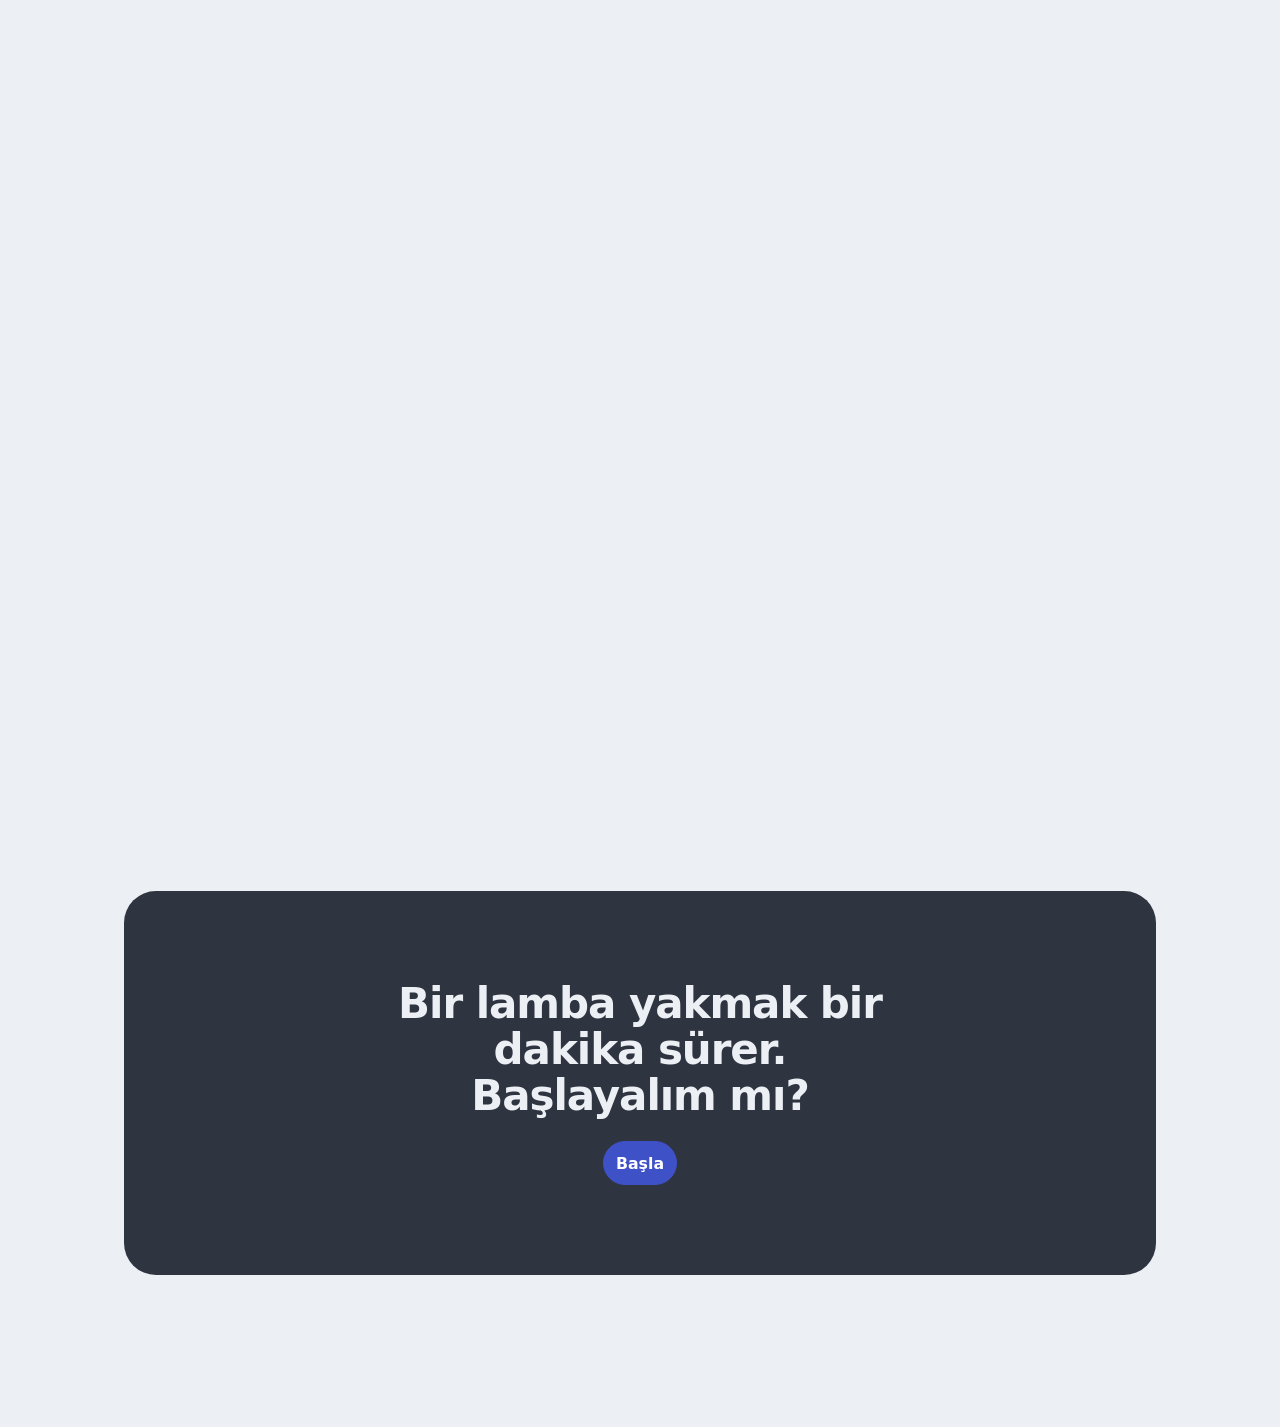
<file: apps/voltaj/index.html>
<!doctype html>
<html lang="tr">
  <head>
    <script>(function(){try{var D={"palette":"nord","theme":"system","accent":"indigo","type":"system","shape":"pill","density":"comfortable","motion":"calm","depth":"layered","icons":"thin"},O={"palette":["midnight","paper","cool","graphite","sand","nord"],"theme":["dark","light","system"],"accent":["blue","brick","violet","teal","amber","rose","green","indigo","ink"],"type":["grotesk","system","serif","mono","rounded","humanist"],"shape":["sharp","soft","round","pill"],"density":["compact","comfortable","spacious"],"motion":["snappy","smooth","calm","minimal","bouncy"],"depth":["layered","flat","deep"],"icons":["thin","regular","bold"]},p={};
try{p=JSON.parse(localStorage.getItem("voltaj:prefs")||"{}")||{}}catch(e){}
var r=document.documentElement,l=p.look||{};for(var a in D){var v=a==="theme"?p.theme:l[a];if(O[a].indexOf(v)<0)v=D[a];
if(a==="theme"&&v==="system")v=matchMedia("(prefers-color-scheme: dark)").matches?"dark":"light";r.setAttribute("data-"+a,v)}}catch(e){}})();</script>

    <meta charset="UTF-8" />
    <meta name="viewport" content="width=device-width, initial-scale=1, viewport-fit=cover" />
    <meta name="color-scheme" content="light dark" />
    <title>Birler ve Sıfırlar</title>
    <link rel="icon" href="data:image/svg+xml,%3Csvg xmlns='http://www.w3.org/2000/svg' viewBox='0 0 32 32'%3E%3Crect width='32' height='32' rx='7' fill='%234f46e5'/%3E%3Cpath d='M18 4 8 18h7l-1 10 10-14h-7z' fill='%23fff'/%3E%3C/svg%3E" />
    <script type="module" crossorigin src="./assets/index-BXSybt_W.js"></script>
    <link rel="stylesheet" crossorigin href="./assets/index-cdD8555y.css">
  </head>
  <body>
    <div id="root"></div>
  </body>
</html>
</file>
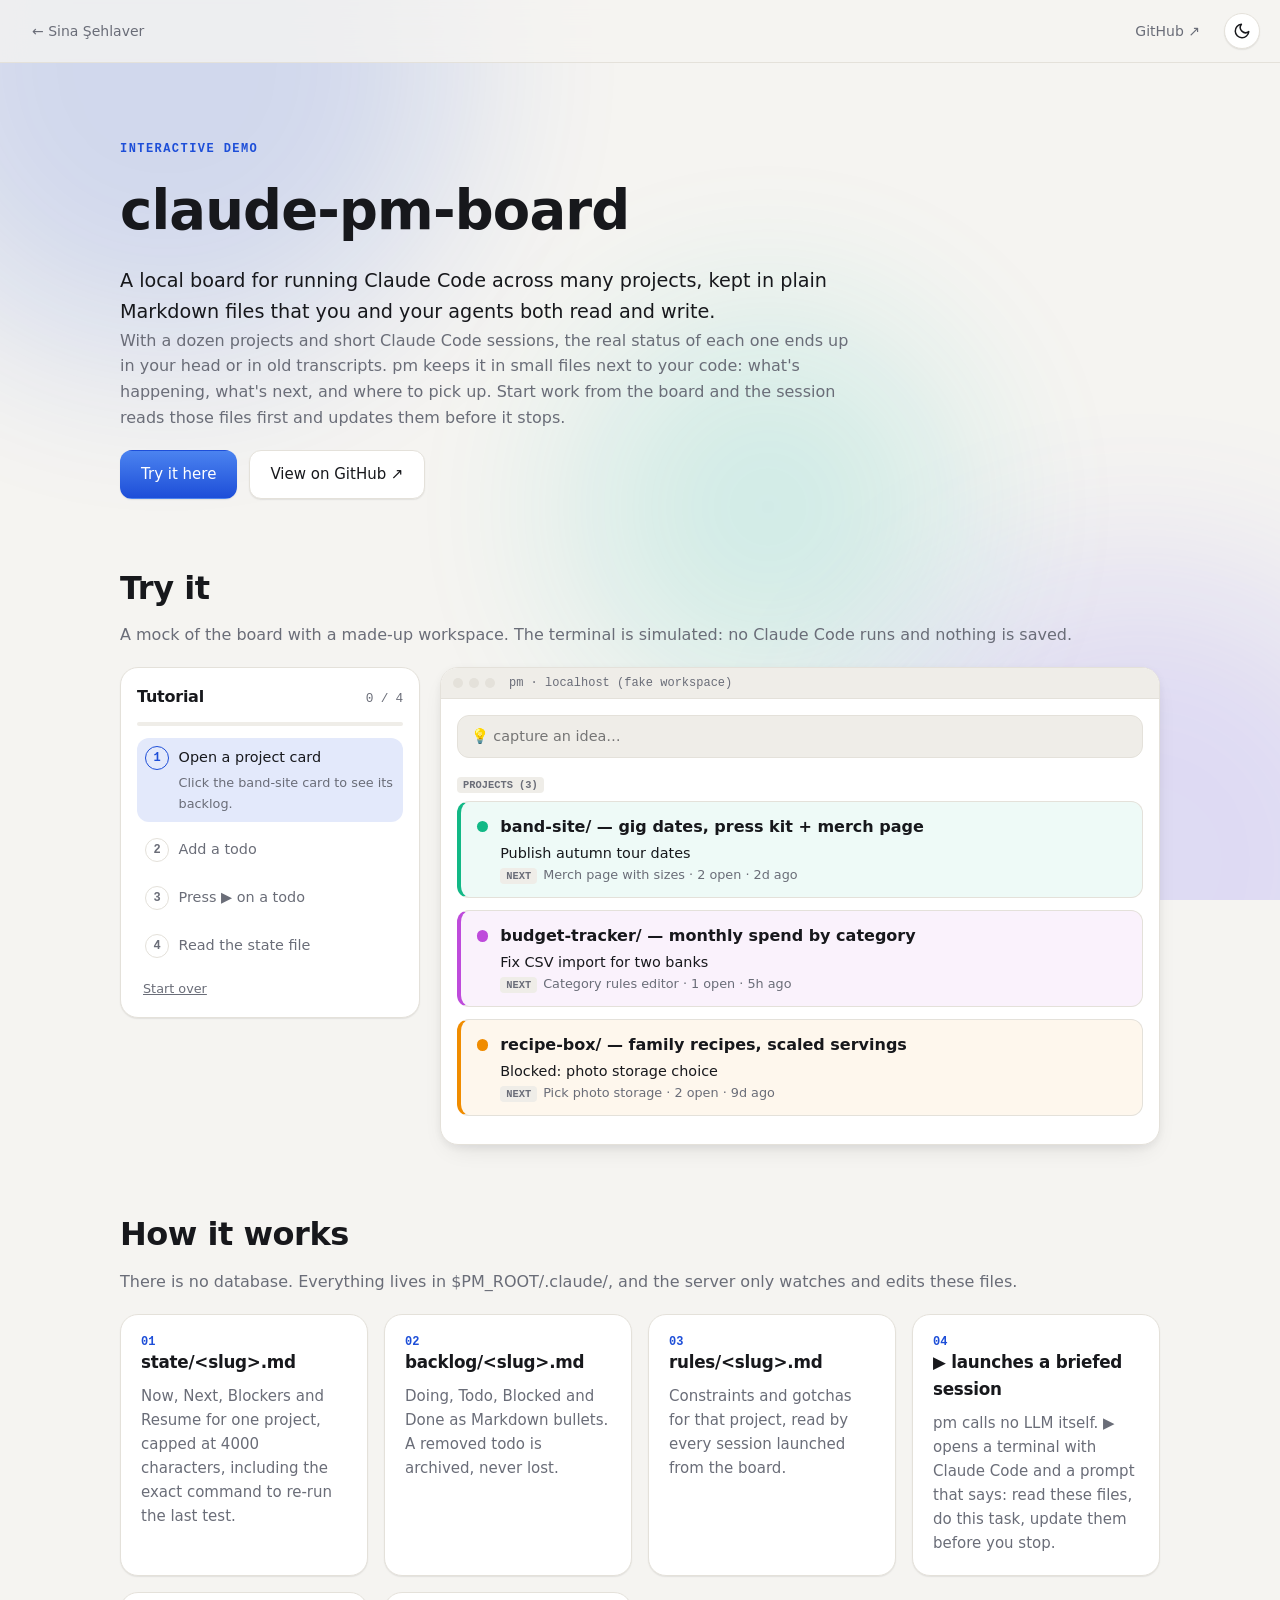
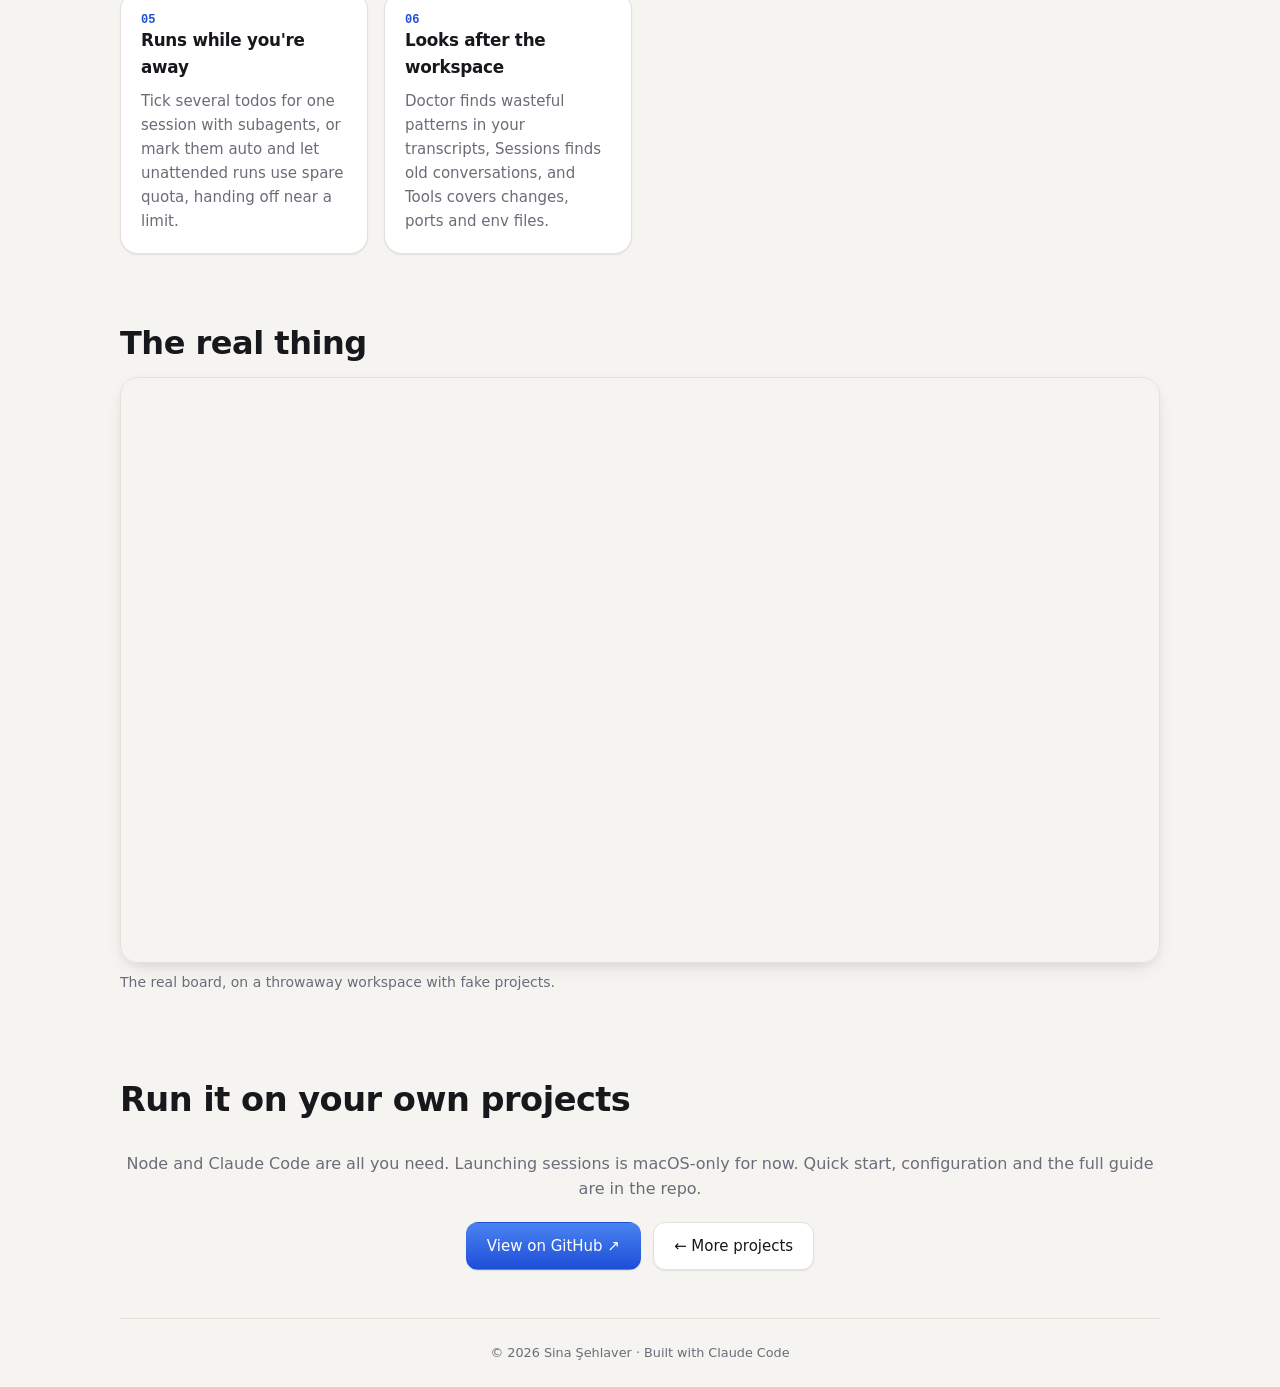
<file: demos/claude-pm-board/index.html>
<!doctype html>
<html lang="en" data-theme="dark" data-accent="blue"><head>
<meta charset="utf-8">
<meta name="viewport" content="width=device-width,initial-scale=1">
<title>claude-pm-board · demo</title>
<meta name="description" content="Interactive demo and tutorial of claude-pm-board, with fake data.">
<meta http-equiv="Content-Security-Policy" content="default-src 'none'; style-src 'self'; script-src 'self'; img-src 'self' data:; base-uri 'none'; form-action 'none'">
<link rel="stylesheet" href="../../style.css">
<link rel="stylesheet" href="../demo.css">
<script src="../../theme.js"></script>
</head>
<body>
<div class="aurora" aria-hidden="true"><i></i><i></i><i></i></div>
<nav class="d-nav" aria-label="Demo">
  <a href="../../index.html#projects">← Sina Şehlaver</a>
  <span class="grow"></span>
  <button class="theme" type="button" aria-label="Toggle light/dark theme">
    <svg class="i-sun" viewBox="0 0 24 24" width="18" height="18" fill="none" stroke="currentColor" stroke-width="2" stroke-linecap="round"><circle cx="12" cy="12" r="4"></circle><path d="M12 2v2M12 20v2M4.9 4.9l1.4 1.4M17.7 17.7l1.4 1.4M2 12h2M20 12h2M4.9 19.1l1.4-1.4M17.7 6.3l1.4-1.4"></path></svg>
    <svg class="i-moon" viewBox="0 0 24 24" width="18" height="18" fill="none" stroke="currentColor" stroke-width="2" stroke-linecap="round" stroke-linejoin="round"><path d="M21 12.8A9 9 0 1 1 11.2 3a7 7 0 0 0 9.8 9.8z"></path></svg>
  </button>
</nav>
<main class="d-wrap" id="demo"></main>
<script src="tour.js"></script>
<script src="../demo.js"></script>
<script src="mock.js"></script>
</body>
</html>
</file>
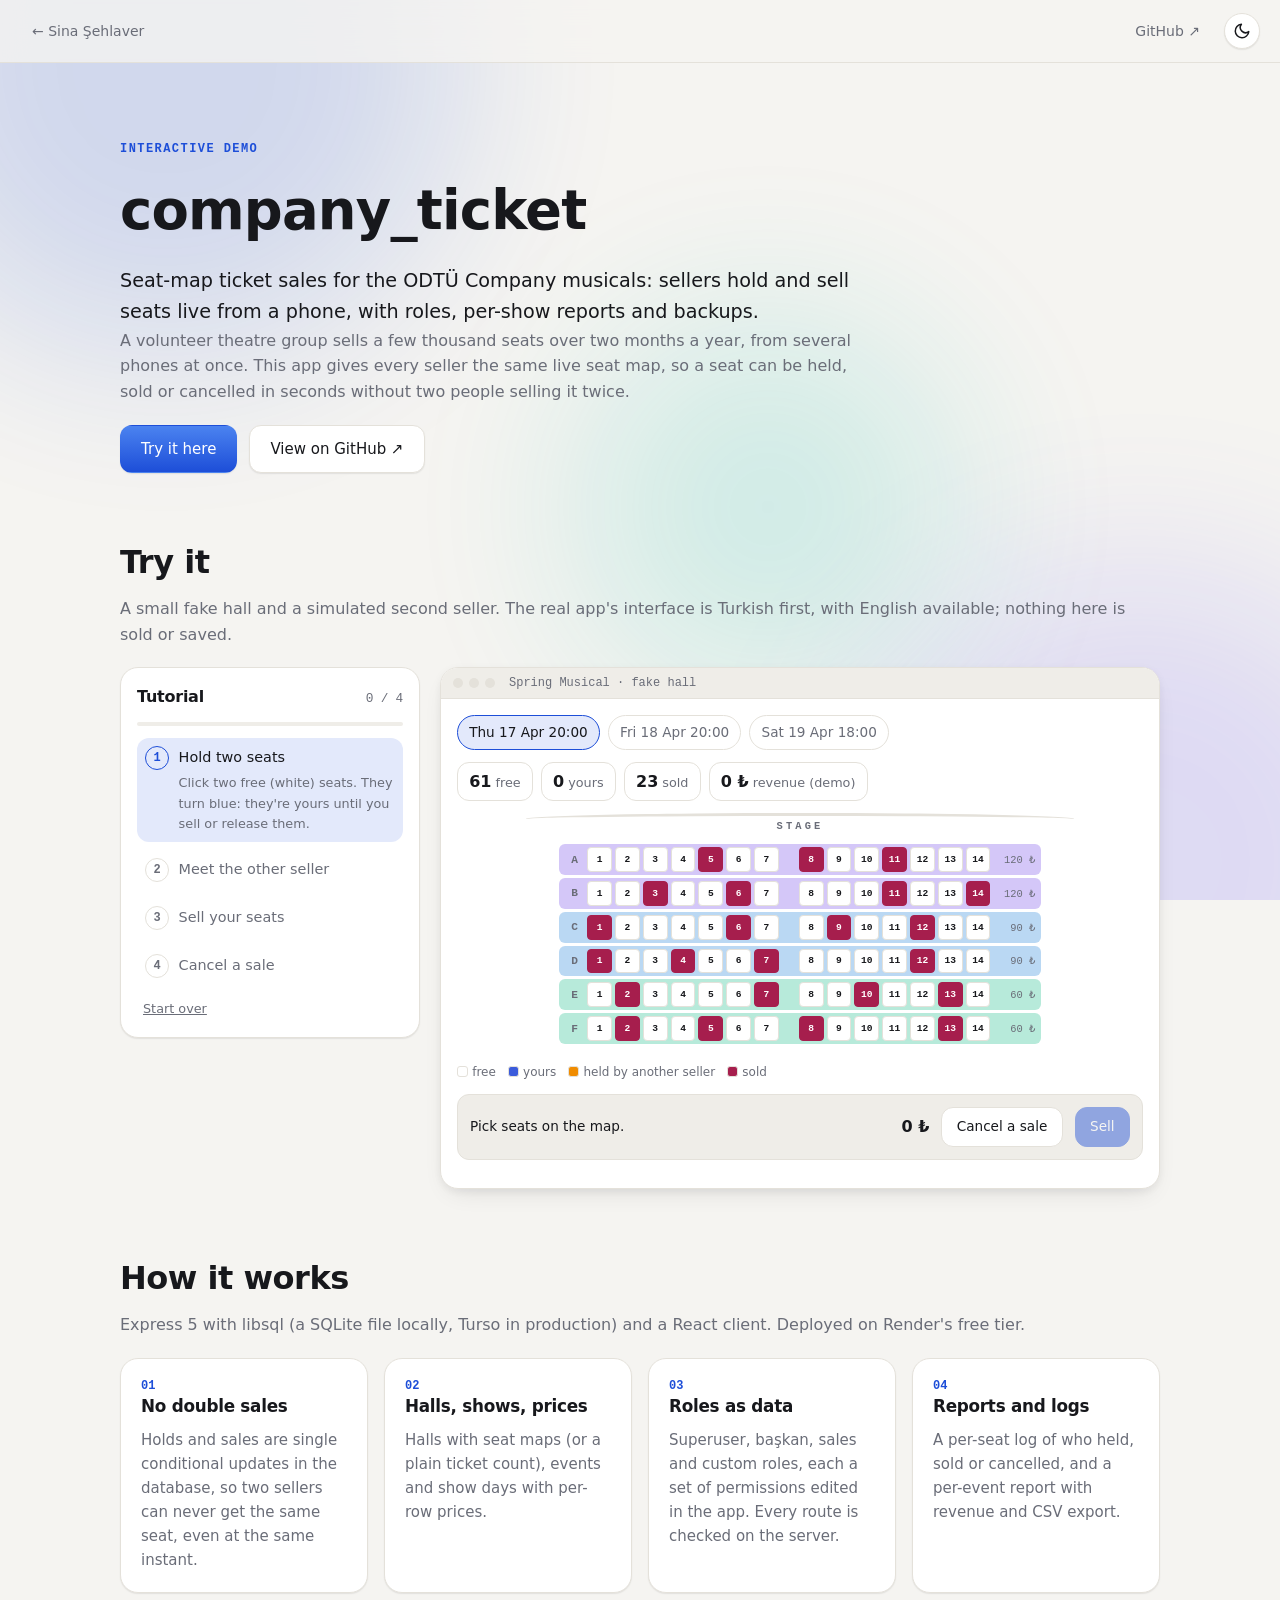
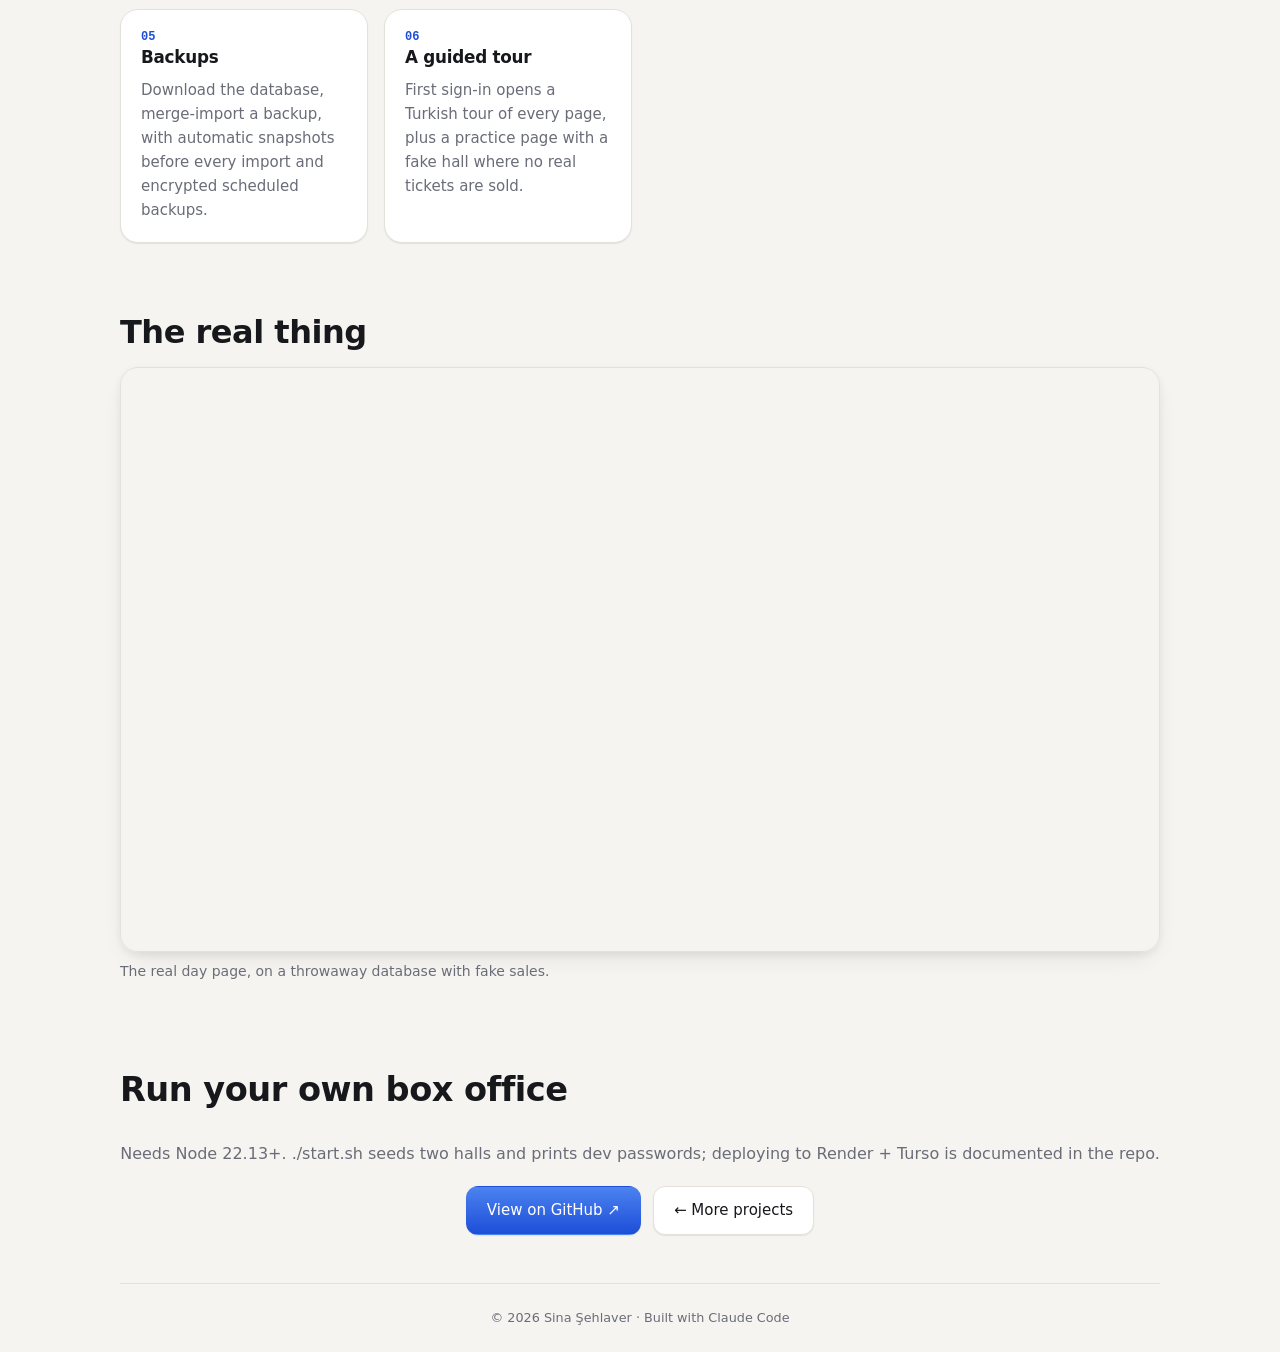
<file: demos/company_ticket/index.html>
<!doctype html>
<html lang="en" data-theme="dark" data-accent="blue"><head>
<meta charset="utf-8">
<meta name="viewport" content="width=device-width,initial-scale=1">
<title>company_ticket · demo</title>
<meta name="description" content="Interactive demo and tutorial of company_ticket, with fake data.">
<meta http-equiv="Content-Security-Policy" content="default-src 'none'; style-src 'self'; script-src 'self'; img-src 'self' data:; base-uri 'none'; form-action 'none'">
<link rel="stylesheet" href="../../style.css">
<link rel="stylesheet" href="../demo.css">
<script src="../../theme.js"></script>
</head>
<body>
<div class="aurora" aria-hidden="true"><i></i><i></i><i></i></div>
<nav class="d-nav" aria-label="Demo">
  <a href="../../index.html#projects">← Sina Şehlaver</a>
  <span class="grow"></span>
  <button class="theme" type="button" aria-label="Toggle light/dark theme">
    <svg class="i-sun" viewBox="0 0 24 24" width="18" height="18" fill="none" stroke="currentColor" stroke-width="2" stroke-linecap="round"><circle cx="12" cy="12" r="4"></circle><path d="M12 2v2M12 20v2M4.9 4.9l1.4 1.4M17.7 17.7l1.4 1.4M2 12h2M20 12h2M4.9 19.1l1.4-1.4M17.7 6.3l1.4-1.4"></path></svg>
    <svg class="i-moon" viewBox="0 0 24 24" width="18" height="18" fill="none" stroke="currentColor" stroke-width="2" stroke-linecap="round" stroke-linejoin="round"><path d="M21 12.8A9 9 0 1 1 11.2 3a7 7 0 0 0 9.8 9.8z"></path></svg>
  </button>
</nav>
<main class="d-wrap" id="demo"></main>
<script src="tour.js"></script>
<script src="../demo.js"></script>
<script src="mock.js"></script>
</body>
</html>
</file>
<file: fonts/fonts.css>
/* generated from fonts.json: one face rule per font, family name F-<slug>. Variable fonts get the full weight range. */
@font-face{font-family:"F-gloock";src:url("gloock/Gloock-Regular.woff2") format("woff2");font-weight:100 900;font-display:swap}
@font-face{font-family:"F-young-serif";src:url("young-serif/YoungSerif-Regular.woff2") format("woff2");font-weight:100 900;font-display:swap}
@font-face{font-family:"F-caprasimo";src:url("caprasimo/Caprasimo-Regular.woff2") format("woff2");font-weight:100 900;font-display:swap}
@font-face{font-family:"F-yeseva-one";src:url("yeseva-one/YesevaOne-Regular.woff2") format("woff2");font-weight:100 900;font-display:swap}
@font-face{font-family:"F-familjen-grotesk";src:url("familjen-grotesk/FamiljenGrotesk[wght].woff2") format("woff2");font-weight:100 900;font-display:swap}
@font-face{font-family:"F-schibsted-grotesk";src:url("schibsted-grotesk/SchibstedGrotesk[wght].woff2") format("woff2");font-weight:100 900;font-display:swap}
@font-face{font-family:"F-big-shoulders-display";src:url("big-shoulders-display/BigShouldersDisplay[wght].woff2") format("woff2");font-weight:100 900;font-display:swap}
@font-face{font-family:"F-unbounded";src:url("unbounded/Unbounded[wght].woff2") format("woff2");font-weight:100 900;font-display:swap}
@font-face{font-family:"F-martian-mono";src:url("martian-mono/MartianMono[wdth,wght].woff2") format("woff2");font-weight:100 900;font-display:swap}
@font-face{font-family:"F-sometype-mono";src:url("sometype-mono/SometypeMono[wght].woff2") format("woff2");font-weight:100 900;font-display:swap}
@font-face{font-family:"F-xanh-mono";src:url("xanh-mono/XanhMono-Regular.woff2") format("woff2");font-weight:100 900;font-display:swap}
@font-face{font-family:"F-fragment-mono";src:url("fragment-mono/FragmentMono-Regular.woff2") format("woff2");font-weight:100 900;font-display:swap}
@font-face{font-family:"F-bevan";src:url("bevan/Bevan-Regular.woff2") format("woff2");font-weight:100 900;font-display:swap}
@font-face{font-family:"F-rokkitt";src:url("rokkitt/Rokkitt[wght].woff2") format("woff2");font-weight:100 900;font-display:swap}
@font-face{font-family:"F-besley";src:url("besley/Besley[wght].woff2") format("woff2");font-weight:100 900;font-display:swap}
@font-face{font-family:"F-literata";src:url("literata/Literata[opsz,wght].woff2") format("woff2");font-weight:100 900;font-display:swap}
@font-face{font-family:"F-gelasio";src:url("gelasio/Gelasio[wght].woff2") format("woff2");font-weight:100 900;font-display:swap}
@font-face{font-family:"F-shantell-sans";src:url("shantell-sans/ShantellSans[BNCE,INFM,SPAC,wght].woff2") format("woff2");font-weight:100 900;font-display:swap}
@font-face{font-family:"F-syne-mono";src:url("syne-mono/SyneMono-Regular.woff2") format("woff2");font-weight:100 900;font-display:swap}
/* pre-JS selection (baked index.html carries data-fd / data-ft; inline style attributes would be CSP-blocked) */
html[data-fd="gloock"]{--font-display:"F-gloock","Space Grotesk","Avenir Next","Segoe UI",system-ui,sans-serif}
html[data-ft="gloock"]{--font-text:"F-gloock",Inter,-apple-system,BlinkMacSystemFont,"Segoe UI",system-ui,sans-serif}
html[data-fd="young-serif"]{--font-display:"F-young-serif","Space Grotesk","Avenir Next","Segoe UI",system-ui,sans-serif}
html[data-ft="young-serif"]{--font-text:"F-young-serif",Inter,-apple-system,BlinkMacSystemFont,"Segoe UI",system-ui,sans-serif}
html[data-fd="caprasimo"]{--font-display:"F-caprasimo","Space Grotesk","Avenir Next","Segoe UI",system-ui,sans-serif}
html[data-ft="caprasimo"]{--font-text:"F-caprasimo",Inter,-apple-system,BlinkMacSystemFont,"Segoe UI",system-ui,sans-serif}
html[data-fd="yeseva-one"]{--font-display:"F-yeseva-one","Space Grotesk","Avenir Next","Segoe UI",system-ui,sans-serif}
html[data-ft="yeseva-one"]{--font-text:"F-yeseva-one",Inter,-apple-system,BlinkMacSystemFont,"Segoe UI",system-ui,sans-serif}
html[data-fd="familjen-grotesk"]{--font-display:"F-familjen-grotesk","Space Grotesk","Avenir Next","Segoe UI",system-ui,sans-serif}
html[data-ft="familjen-grotesk"]{--font-text:"F-familjen-grotesk",Inter,-apple-system,BlinkMacSystemFont,"Segoe UI",system-ui,sans-serif}
html[data-fd="schibsted-grotesk"]{--font-display:"F-schibsted-grotesk","Space Grotesk","Avenir Next","Segoe UI",system-ui,sans-serif}
html[data-ft="schibsted-grotesk"]{--font-text:"F-schibsted-grotesk",Inter,-apple-system,BlinkMacSystemFont,"Segoe UI",system-ui,sans-serif}
html[data-fd="big-shoulders-display"]{--font-display:"F-big-shoulders-display","Space Grotesk","Avenir Next","Segoe UI",system-ui,sans-serif}
html[data-ft="big-shoulders-display"]{--font-text:"F-big-shoulders-display",Inter,-apple-system,BlinkMacSystemFont,"Segoe UI",system-ui,sans-serif}
html[data-fd="unbounded"]{--font-display:"F-unbounded","Space Grotesk","Avenir Next","Segoe UI",system-ui,sans-serif}
html[data-ft="unbounded"]{--font-text:"F-unbounded",Inter,-apple-system,BlinkMacSystemFont,"Segoe UI",system-ui,sans-serif}
html[data-fd="martian-mono"]{--font-display:"F-martian-mono","Space Grotesk","Avenir Next","Segoe UI",system-ui,sans-serif}
html[data-ft="martian-mono"]{--font-text:"F-martian-mono",Inter,-apple-system,BlinkMacSystemFont,"Segoe UI",system-ui,sans-serif}
html[data-fd="sometype-mono"]{--font-display:"F-sometype-mono","Space Grotesk","Avenir Next","Segoe UI",system-ui,sans-serif}
html[data-ft="sometype-mono"]{--font-text:"F-sometype-mono",Inter,-apple-system,BlinkMacSystemFont,"Segoe UI",system-ui,sans-serif}
html[data-fd="xanh-mono"]{--font-display:"F-xanh-mono","Space Grotesk","Avenir Next","Segoe UI",system-ui,sans-serif}
html[data-ft="xanh-mono"]{--font-text:"F-xanh-mono",Inter,-apple-system,BlinkMacSystemFont,"Segoe UI",system-ui,sans-serif}
html[data-fd="fragment-mono"]{--font-display:"F-fragment-mono","Space Grotesk","Avenir Next","Segoe UI",system-ui,sans-serif}
html[data-ft="fragment-mono"]{--font-text:"F-fragment-mono",Inter,-apple-system,BlinkMacSystemFont,"Segoe UI",system-ui,sans-serif}
html[data-fd="bevan"]{--font-display:"F-bevan","Space Grotesk","Avenir Next","Segoe UI",system-ui,sans-serif}
html[data-ft="bevan"]{--font-text:"F-bevan",Inter,-apple-system,BlinkMacSystemFont,"Segoe UI",system-ui,sans-serif}
html[data-fd="rokkitt"]{--font-display:"F-rokkitt","Space Grotesk","Avenir Next","Segoe UI",system-ui,sans-serif}
html[data-ft="rokkitt"]{--font-text:"F-rokkitt",Inter,-apple-system,BlinkMacSystemFont,"Segoe UI",system-ui,sans-serif}
html[data-fd="besley"]{--font-display:"F-besley","Space Grotesk","Avenir Next","Segoe UI",system-ui,sans-serif}
html[data-ft="besley"]{--font-text:"F-besley",Inter,-apple-system,BlinkMacSystemFont,"Segoe UI",system-ui,sans-serif}
html[data-fd="literata"]{--font-display:"F-literata","Space Grotesk","Avenir Next","Segoe UI",system-ui,sans-serif}
html[data-ft="literata"]{--font-text:"F-literata",Inter,-apple-system,BlinkMacSystemFont,"Segoe UI",system-ui,sans-serif}
html[data-fd="gelasio"]{--font-display:"F-gelasio","Space Grotesk","Avenir Next","Segoe UI",system-ui,sans-serif}
html[data-ft="gelasio"]{--font-text:"F-gelasio",Inter,-apple-system,BlinkMacSystemFont,"Segoe UI",system-ui,sans-serif}
html[data-fd="shantell-sans"]{--font-display:"F-shantell-sans","Space Grotesk","Avenir Next","Segoe UI",system-ui,sans-serif}
html[data-ft="shantell-sans"]{--font-text:"F-shantell-sans",Inter,-apple-system,BlinkMacSystemFont,"Segoe UI",system-ui,sans-serif}
html[data-fd="syne-mono"]{--font-display:"F-syne-mono","Space Grotesk","Avenir Next","Segoe UI",system-ui,sans-serif}
html[data-ft="syne-mono"]{--font-text:"F-syne-mono",Inter,-apple-system,BlinkMacSystemFont,"Segoe UI",system-ui,sans-serif}
</file>
<file: style.css>
/* Tokens follow prova/hekimyol: 4pt spacing scale, radius + elevation tokens, one accent, ease curve. */
:root{
  --bg:#0d0e12;--surface:#17181e;--surface2:#202229;--text:#f1f2f5;--muted:#8d919d;--line:#2a2c34;
  --accent:#ff8a3d;--accent2:#ffb36b;--accent-ink:#1a0f06;--accent-tint:rgba(255,138,61,.16);
  --s-1:.25rem;--s-2:.5rem;--s-3:.75rem;--s-4:1rem;--s-5:1.25rem;--s-6:1.5rem;--s-7:2rem;--s-8:3rem;--s-9:5rem;
  --r-sm:.5rem;--r-md:.75rem;--r-lg:1.125rem;
  --shadow-sm:0 1px 2px rgba(0,0,0,.3),0 1px 1px rgba(0,0,0,.22);
  --shadow-md:0 4px 14px rgba(0,0,0,.34),0 10px 28px -10px rgba(0,0,0,.42);
  --shadow-lg:0 10px 28px rgba(0,0,0,.42),0 24px 54px -18px rgba(0,0,0,.52);
  --ease:cubic-bezier(.22,.61,.36,1);--dur:180ms;
  --ring:0 0 0 3px var(--accent-tint),0 0 0 1.5px var(--accent);
  --font-display:"Space Grotesk","Avenir Next","Segoe UI",system-ui,sans-serif;
  --font-text:Inter,-apple-system,BlinkMacSystemFont,"Segoe UI",system-ui,sans-serif;
  --mono:ui-monospace,SFMono-Regular,Menlo,Consolas,monospace;
  color-scheme:dark;
}
:root[data-theme=light]{
  --bg:#f5f4f1;--surface:#fff;--surface2:#efede8;--text:#17181c;--muted:#6a6d78;--line:#e4e1da;
  --accent:#c2410c;--accent2:#ea7a3a;--accent-ink:#fff;--accent-tint:rgba(194,65,12,.12);
  --shadow-sm:0 1px 2px rgba(23,24,28,.05),0 1px 1px rgba(23,24,28,.04);
  --shadow-md:0 3px 10px rgba(23,24,28,.06),0 10px 26px -10px rgba(23,24,28,.12);
  --shadow-lg:0 8px 20px rgba(23,24,28,.08),0 22px 48px -16px rgba(23,24,28,.16);
  color-scheme:light;
}
/* accent presets (theme.preset -> data-accent; orange = default :root) */
:root[data-accent=teal]{--accent:#2dd4bf;--accent2:#7ee8d8;--accent-ink:#04201c;--accent-tint:rgba(45,212,191,.16)}
:root[data-theme=light][data-accent=teal]{--accent:#0f766e;--accent2:#14a899;--accent-ink:#fff;--accent-tint:rgba(15,118,110,.12)}
:root[data-accent=violet]{--accent:#a78bfa;--accent2:#c4b5fd;--accent-ink:#140c2e;--accent-tint:rgba(167,139,250,.16)}
:root[data-theme=light][data-accent=violet]{--accent:#6d28d9;--accent2:#8b5cf6;--accent-ink:#fff;--accent-tint:rgba(109,40,217,.12)}
:root[data-accent=green]{--accent:#4ade80;--accent2:#86efac;--accent-ink:#06210f;--accent-tint:rgba(74,222,128,.16)}
:root[data-theme=light][data-accent=green]{--accent:#15803d;--accent2:#22a559;--accent-ink:#fff;--accent-tint:rgba(21,128,61,.12)}
:root[data-accent=rose]{--accent:#fb7185;--accent2:#fda4af;--accent-ink:#2a0a10;--accent-tint:rgba(251,113,133,.16)}
:root[data-theme=light][data-accent=rose]{--accent:#be123c;--accent2:#e5446a;--accent-ink:#fff;--accent-tint:rgba(190,18,60,.12)}
:root[data-accent=blue]{--accent:#60a5fa;--accent2:#93c5fd;--accent-ink:#06182e;--accent-tint:rgba(96,165,250,.16)}
:root[data-theme=light][data-accent=blue]{--accent:#1d4ed8;--accent2:#4b83f0;--accent-ink:#fff;--accent-tint:rgba(29,78,216,.12)}
/* custom accent: render.js sets --accent-c, --accent-ink-c, --accent-ink-lc */
:root[data-accent=custom]{--accent:var(--accent-c);--accent2:color-mix(in srgb,var(--accent-c) 65%,#fff);--accent-ink:var(--accent-ink-c);--accent-tint:color-mix(in srgb,var(--accent-c) 16%,transparent)}
:root[data-theme=light][data-accent=custom]{--accent:color-mix(in srgb,var(--accent-c) 78%,#000);--accent2:var(--accent-c);--accent-ink:var(--accent-ink-lc);--accent-tint:color-mix(in srgb,var(--accent-c) 12%,transparent)}
*{box-sizing:border-box}
html{scroll-behavior:smooth;scroll-padding-top:5rem}
body{margin:0;background:var(--bg);color:var(--text);font:1rem/1.6 var(--font-text);-webkit-font-smoothing:antialiased;transition:background-color var(--dur) var(--ease),color var(--dur) var(--ease)}
h1,h2,h3{font-family:var(--font-display);margin:0;letter-spacing:-.015em}
p{margin:0 0 var(--s-3)}
a{color:inherit}
:focus-visible{outline:none;box-shadow:var(--ring);border-radius:var(--r-sm)}
.wrap{max-width:960px;margin:0 auto;padding:0 var(--s-5)}

/* ambient background */
.aurora{position:fixed;inset:0;z-index:-1;overflow:hidden;pointer-events:none}
.aurora i{position:absolute;width:46vmax;height:46vmax;border-radius:50%;filter:blur(90px);opacity:.28;animation:drift 22s ease-in-out infinite alternate}
.aurora i:nth-child(1){background:var(--accent);top:-18vmax;left:-10vmax}
.aurora i:nth-child(2){background:#6d5cff;bottom:-20vmax;right:-12vmax;animation-duration:28s;opacity:.2}
.aurora i:nth-child(3){background:#19c3b1;top:35%;left:45%;width:30vmax;height:30vmax;animation-duration:34s;opacity:.12}
:root[data-theme=light] .aurora i{opacity:.16}
@keyframes drift{to{transform:translate(8vmax,6vmax) scale(1.15)}}

.progress{position:fixed;top:0;left:0;right:0;height:2px;z-index:30;background:linear-gradient(90deg,var(--accent),var(--accent2));transform:scaleX(0);transform-origin:0 50%}

/* nav */
.nav{position:sticky;top:0;z-index:20;display:flex;align-items:center;gap:var(--s-4);padding:var(--s-3) var(--s-5);transition:background var(--dur) var(--ease),border-color var(--dur) var(--ease),backdrop-filter var(--dur);border-bottom:1px solid transparent}
.nav.scrolled{background:color-mix(in srgb,var(--bg) 72%,transparent);backdrop-filter:blur(14px);-webkit-backdrop-filter:blur(14px);border-bottom-color:var(--line)}
.logo{font:700 1.15rem var(--font-display);text-decoration:none;margin-right:auto;white-space:nowrap}
.logo span{color:var(--accent)}
.nav-links{display:flex;gap:var(--s-1)}
.nav-links a{padding:var(--s-2) var(--s-3);border-radius:999px;text-decoration:none;color:var(--muted);font-size:.875rem;transition:color var(--dur) var(--ease),background var(--dur) var(--ease)}
.nav-links a:hover{color:var(--text);background:var(--surface2)}
.lang{display:inline-flex;padding:2px;border-radius:999px;border:1px solid var(--line);background:var(--surface);box-shadow:var(--shadow-sm)}
.lang button{border:0;background:transparent;color:var(--muted);font:inherit;font-size:.75rem;font-weight:600;letter-spacing:.04em;padding:.3rem .6rem;border-radius:999px;cursor:pointer;transition:color var(--dur) var(--ease),background var(--dur) var(--ease)}
.lang button:hover{color:var(--text)}
.lang button[aria-pressed=true]{background:var(--accent);color:var(--accent-ink)}
.theme{display:grid;place-items:center;width:2.25rem;height:2.25rem;border-radius:50%;border:1px solid var(--line);background:var(--surface);color:var(--text);cursor:pointer;box-shadow:var(--shadow-sm);transition:transform var(--dur) var(--ease),border-color var(--dur) var(--ease)}
.theme:hover{border-color:var(--accent);transform:rotate(18deg)}
.theme:active{transform:scale(.92)}
:root[data-theme=dark] .i-moon,:root[data-theme=light] .i-sun{display:none}

/* hero */
.hero{padding-top:var(--s-9);padding-bottom:var(--s-8)}
.eyebrow{display:inline-flex;align-items:center;gap:var(--s-2);padding:var(--s-1) var(--s-3);border:1px solid var(--line);border-radius:999px;background:var(--surface);font-size:.8125rem;color:var(--muted);box-shadow:var(--shadow-sm)}
.pulse{width:8px;height:8px;border-radius:50%;background:#34c778;box-shadow:0 0 0 0 rgba(52,199,120,.6);animation:ping 2s infinite}
@keyframes ping{70%{box-shadow:0 0 0 8px rgba(52,199,120,0)}100%{box-shadow:0 0 0 0 rgba(52,199,120,0)}}
.hero h1{font-size:clamp(3rem,10vw,5.5rem);line-height:1;margin:var(--s-5) 0 var(--s-4);font-weight:700}
.grad{color:inherit}
@keyframes sheen{to{background-position:200% center}}
.role{font:500 clamp(1.1rem,3vw,1.5rem) var(--font-display);margin-bottom:var(--s-3)}
.typed{color:var(--accent)}
.caret{display:inline-block;width:2px;height:1.1em;margin-left:2px;background:var(--accent);vertical-align:-.15em;animation:blink 1s steps(1) infinite}
@keyframes blink{50%{opacity:0}}
.lead{color:var(--muted);font-size:1.125rem;max-width:min(100%,88ch)}
.cta{display:flex;flex-wrap:wrap;gap:var(--s-3);margin:var(--s-6) 0}
.btn{display:inline-block;padding:.7rem 1.25rem;border-radius:var(--r-md);border:1px solid var(--line);background:var(--surface);color:var(--text);text-decoration:none;font-weight:500;font-size:.9375rem;box-shadow:var(--shadow-sm);transition:transform var(--dur) var(--ease),box-shadow var(--dur) var(--ease),border-color var(--dur) var(--ease),background var(--dur) var(--ease)}
.btn:hover{transform:translateY(-2px);box-shadow:var(--shadow-md);border-color:var(--accent)}
.btn:active{transform:translateY(0) scale(.98)}
.btn.primary{background:linear-gradient(180deg,var(--accent2),var(--accent));color:var(--accent-ink);border-color:transparent}
.btn.primary:hover{box-shadow:var(--shadow-md),0 0 0 4px var(--accent-tint)}
.btn.small{padding:.5rem 1rem;font-size:.875rem;margin-top:var(--s-2)}
.stats{display:grid;grid-template-columns:repeat(auto-fit,minmax(150px,1fr));gap:var(--s-3);margin:var(--s-7) 0 0}
.stats div{padding:var(--s-4);border:1px solid var(--line);border-radius:var(--r-lg);background:var(--surface);box-shadow:var(--shadow-sm)}
.stats dt{font:700 2rem var(--font-display);font-variant-numeric:tabular-nums;color:var(--accent)}
.stats dd{margin:0;color:var(--muted);font-size:.8125rem;line-height:1.35}

/* sections */
section{padding:var(--s-8) 0}
section>h2{font-size:clamp(1.6rem,4vw,2.1rem);margin-bottom:var(--s-6);display:flex;align-items:baseline;gap:var(--s-3)}
.subhead{margin:var(--s-8) 0 var(--s-4);font-size:1.25rem}
.sub{color:var(--muted);font-size:.875rem;margin-bottom:var(--s-2)}
h3{font-size:1.0625rem}
code{font:.85em var(--mono);background:var(--surface2);padding:.1em .35em;border-radius:4px}

/* timeline */
.timeline{list-style:none;margin:0;padding:0 0 0 var(--s-6);position:relative}
.timeline::before{content:"";position:absolute;left:5px;top:6px;bottom:6px;width:2px;background:linear-gradient(var(--accent),var(--line) 70%)}
.timeline>li{position:relative;padding-bottom:var(--s-7)}
.timeline>li::before{content:"";position:absolute;left:calc(-1 * var(--s-6));top:.45rem;width:12px;height:12px;border-radius:50%;background:var(--bg);border:2px solid var(--accent);transition:background var(--dur),box-shadow var(--dur)}
.timeline>li:hover::before{background:var(--accent);box-shadow:0 0 0 5px var(--accent-tint)}
.row{display:flex;justify-content:space-between;align-items:baseline;flex-wrap:wrap;gap:var(--s-2)}
time{font:.8125rem var(--mono);color:var(--muted)}
.timeline ul{margin:var(--s-2) 0 0;padding-left:1.1rem;color:var(--muted)}
.timeline li li{margin-bottom:var(--s-1);padding-left:0}
.timeline li li::marker{color:var(--accent)}

/* cards */
.grid{display:grid;grid-template-columns:repeat(auto-fit,minmax(250px,1fr));gap:var(--s-4)}
.grid.two{grid-template-columns:repeat(auto-fit,minmax(300px,1fr))}
.card{position:relative;display:block;padding:var(--s-5);border:1px solid var(--line);border-radius:var(--r-lg);background:var(--surface);box-shadow:var(--shadow-sm);color:inherit;text-decoration:none;overflow:hidden;transition:transform var(--dur) var(--ease),box-shadow var(--dur) var(--ease),border-color var(--dur) var(--ease)}
.card::after{content:"";position:absolute;inset:0;pointer-events:none;opacity:0;background:radial-gradient(260px circle at var(--mx,50%) var(--my,50%),var(--accent-tint),transparent 70%);transition:opacity .25s var(--ease)}
.card:hover{transform:translateY(-3px);box-shadow:var(--shadow-lg);border-color:color-mix(in srgb,var(--accent) 55%,var(--line))}
.card:hover::after{opacity:1}
.card p{margin:var(--s-2) 0 0;color:var(--muted);font-size:.9375rem}
.card .sub{margin:var(--s-1) 0 var(--s-2)}
.arrow{color:var(--accent);display:inline-block;transition:transform var(--dur) var(--ease)}
.card:hover .arrow{transform:translate(3px,-3px)}
.card.wide{max-width:none}
.grid>.card.wide{grid-column:1/-1}
.card .thumb{display:block;width:calc(100% + 2 * var(--s-5));margin:calc(-1 * var(--s-5)) calc(-1 * var(--s-5)) var(--s-4);aspect-ratio:16/9;object-fit:cover;background:var(--surface2)}
.card.wide .btn{position:relative;z-index:1}

/* beyond work: media card grid */
#beyond .grid{grid-template-columns:repeat(2,minmax(0,1fr));gap:var(--s-5)}
@media(max-width:760px){#beyond .grid{grid-template-columns:minmax(0,1fr)}}
#beyond .card{display:flex;flex-direction:column}
#beyond .card:focus-within{border-color:var(--accent);box-shadow:var(--shadow-lg),var(--ring)}
#beyond .card .btn.small{align-self:flex-start;margin-top:auto}
#beyond .card p{flex:0 0 auto}
#beyond .card .btn.small{position:relative;z-index:1}

/* skills */
.chips{display:flex;flex-wrap:wrap;gap:var(--s-2);align-items:center;margin-bottom:var(--s-4)}
.chips b{flex:0 0 100%;font:500 .75rem var(--mono);letter-spacing:.08em;text-transform:uppercase;color:var(--muted)}
.chips span{padding:.35rem .8rem;border:1px solid var(--line);border-radius:999px;background:var(--surface);font-size:.875rem;transition:transform var(--dur) var(--ease),border-color var(--dur) var(--ease),color var(--dur) var(--ease)}
.chips span:hover{transform:translateY(-2px);border-color:var(--accent);color:var(--accent)}

.contact{padding:var(--s-7);border:1px solid var(--line);border-radius:var(--r-lg);background:linear-gradient(135deg,var(--accent-tint),transparent 60%),var(--surface);box-shadow:var(--shadow-md)}
footer{padding-top:var(--s-6);padding-bottom:var(--s-8);color:var(--muted);font-size:.875rem;border-top:1px solid var(--line)}

/* reveal */
.reveal{opacity:0;transform:translateY(18px);transition:opacity .7s var(--ease),transform .7s var(--ease)}
.reveal.in{opacity:1;transform:none}
.card.reveal.in{transition:opacity .7s var(--ease),transform var(--dur) var(--ease),box-shadow var(--dur) var(--ease),border-color var(--dur) var(--ease);transition-delay:0ms!important}

@media(max-width:640px){.nav-links{display:none}.hero{padding-top:var(--s-8)}.contact{padding:var(--s-5)}}
@media(prefers-reduced-motion:reduce){
  *,*::before,*::after{animation:none!important;transition-duration:.01ms!important}
  html{scroll-behavior:auto}.reveal{opacity:1;transform:none}
}

/* less-CV layout: projects lead, day job + tools condensed */
.projects-grid{grid-template-columns:repeat(auto-fit,minmax(300px,1fr))}
.card.project{padding:var(--s-6)}
.card.project h3{font-size:1.375rem}
.card.project p{font-size:1rem;line-height:1.55}
.timeline.compact>li{padding-bottom:var(--s-4)}
.edu-h{font-size:clamp(1.6rem,4vw,2.1rem);margin:var(--s-8,3rem) 0 var(--s-6)}
.entry-skills{margin:var(--s-3) 0 0}
.timeline .bullets{margin-top:var(--s-2)}
.card-actions{display:flex;flex-wrap:wrap;gap:var(--s-2);margin-top:var(--s-3)}
.embed-btn{cursor:pointer;font:inherit}
.embed-frame{position:absolute;inset:0;width:100%;height:100%;border:0;display:block}
.edu-list{list-style:none;margin:0;padding:0;display:grid;gap:var(--s-4);grid-template-columns:repeat(auto-fit,minmax(260px,1fr))}
.edu-list li{padding:var(--s-4) var(--s-4) var(--s-4) calc(var(--s-4) + 3px);border:1px solid color-mix(in srgb,var(--accent) 35%,var(--line));border-radius:12px;background:linear-gradient(var(--accent-tint),var(--accent-tint)),var(--surface2);box-shadow:inset 3px 0 0 var(--accent),var(--shadow-sm)}
.edu-list h4{margin:0 0 var(--s-1);font-size:1rem}
.edu-text{margin:var(--s-2) 0 0;color:color-mix(in srgb,var(--text) 78%,var(--muted));font-size:.875rem}
.tools-line{color:var(--muted);font-size:.9375rem;margin:0}

/* project thumbs: full 16:9 shot, never cropped; bleed matches the project card padding (s-6) */
.card .thumb{height:auto;object-fit:contain}
.card.project .thumb{width:calc(100% + 2 * var(--s-6));margin:calc(-1 * var(--s-6)) calc(-1 * var(--s-6)) var(--s-4)}

/* line breaks typed in the editor (Enter) in plain-text elements */
.eyebrow,.sub,.edu-text,.edu-list h4,.row h3,.card h3,footer p{white-space:pre-line}
[hidden]{display:none!important}

/* hero: eyebrow text in the accent colour, no pulse dot; name is one colour */
.eyebrow{color:var(--accent);text-transform:uppercase;letter-spacing:.08em}
.eyebrow .pulse{display:none}

/* education: thesis card (paper style: opaque sheet, dashed rule, figure strip) */
.thesis{position:relative;margin-top:var(--s-6);padding:var(--s-6);border-radius:6px;border:1px solid var(--line);background:color-mix(in srgb,var(--text) 5%,var(--bg));box-shadow:var(--shadow-sm),0 0 0 6px color-mix(in srgb,var(--bg) 70%,transparent);overflow:hidden}
.thesis::before{content:"";position:absolute;inset:8px;border:1px dashed color-mix(in srgb,var(--accent) 45%,var(--line));border-radius:3px;pointer-events:none}
.thesis>*{position:relative}
.thesis-label{display:inline-block;margin:0 0 var(--s-3);padding:.15rem .6rem;border-radius:999px;background:var(--accent);color:var(--bg);font-size:.75rem;font-weight:600;letter-spacing:.08em;text-transform:uppercase}
.thesis-title{margin:0 0 var(--s-4);font-family:var(--font-display,inherit);font-size:clamp(1.25rem,3vw,1.6rem);line-height:1.25;white-space:pre-line}
.thesis-body{display:grid;gap:var(--s-4);grid-template-columns:1fr;font-size:.9375rem}
.thesis-text{margin:0;color:color-mix(in srgb,var(--text) 85%,var(--muted))}
.thesis-points{margin:0;padding-left:1.1rem;display:grid;gap:var(--s-2);color:color-mix(in srgb,var(--text) 80%,var(--muted));font-size:.875rem;white-space:pre-line}
.thesis-points li::marker{color:var(--accent)}
.thesis-figs{display:grid;gap:var(--s-4);grid-template-columns:repeat(auto-fit,minmax(min(100%,280px),1fr));margin-top:var(--s-5)}
.thesis-fig{margin:0;display:flex;flex-direction:column;gap:var(--s-2)}
.thesis-img{display:block;width:100%;height:auto;background:#fff;border:1px solid var(--line);border-radius:4px;padding:4px}
.thesis-fig figcaption{font-size:.8125rem;color:var(--muted);white-space:pre-line}
.thesis-link{margin-top:var(--s-4)}
@media(min-width:900px){.thesis-body{grid-template-columns:1.1fr 1fr;align-items:start}}

/* beyond video cards: thumbnail + play button, swapped in place for the player on click */
.vframe{position:relative;margin-top:var(--s-3);border-radius:var(--r-md);overflow:hidden;background:var(--surface2);border:1px solid var(--line);width:100%;aspect-ratio:16/9}
.vframe-instagram{aspect-ratio:4/5;max-width:400px}
.vplay{all:unset;box-sizing:border-box;position:absolute;inset:0;display:block;cursor:pointer;overflow:hidden}
.vplay:focus-visible{outline:2px solid var(--accent);outline-offset:-4px}
.vthumb{position:absolute;inset:0;width:100%;height:100%;object-fit:cover;display:block;transition:transform .4s ease,filter .3s ease}
.vframe.no-thumb{background:linear-gradient(135deg,var(--accent-tint),var(--surface2) 55%,var(--accent-tint))}
.vframe-instagram.no-thumb{background:linear-gradient(45deg,#f9a03c,#e1306c 55%,#7b3fe4);border-color:transparent}
.vplay::after{content:"";position:absolute;inset:0;background:linear-gradient(to top,rgba(0,0,0,.35),transparent 55%);pointer-events:none}
.vframe.no-thumb .vplay::after{display:none}
.vbadge{position:absolute;left:var(--s-3);bottom:var(--s-3);z-index:1;font-size:.75rem;font-weight:600;letter-spacing:.02em;padding:.15rem .55rem;border-radius:999px;background:rgba(0,0,0,.55);color:#fff;pointer-events:none}
.vicon{position:absolute;left:50%;top:50%;z-index:1;width:3.75rem;height:3.75rem;margin:-1.875rem 0 0 -1.875rem;border-radius:50%;background:var(--accent);box-shadow:0 4px 18px rgba(0,0,0,.35);transition:transform .2s ease;pointer-events:none}
.vicon::before{content:"";position:absolute;left:50%;top:50%;margin:-.65rem 0 0 -.4rem;border-style:solid;border-width:.65rem 0 .65rem 1.05rem;border-color:transparent transparent transparent var(--accent-ink)}
.vplay:hover .vicon,.vplay:focus-visible .vicon{transform:scale(1.1)}
.vplay:hover .vthumb{transform:scale(1.04);filter:brightness(1.08)}
.vframe.playing{background:#000}
.vframe-instagram .embed-frame{height:140%}
@media(prefers-reduced-motion:reduce){.vthumb,.vicon{transition:none}.vplay:hover .vthumb,.vplay:hover .vicon,.vplay:focus-visible .vicon{transform:none}}
/* beyond: photo slot + side-by-side players (each with its own button, e.g. its channel) */
#beyond .bphoto{display:block;width:100%;height:auto;margin-top:var(--s-3);border-radius:var(--r-md);border:1px solid var(--line);background:var(--surface2)}
#beyond .media-row{display:grid;grid-template-columns:repeat(2,minmax(0,1fr));gap:var(--s-4);margin-top:var(--s-1)}
@media(max-width:760px){#beyond .media-row{grid-template-columns:minmax(0,1fr)}}
#beyond .media{display:flex;flex-direction:column;min-width:0}
/* projects side pane (>=1200px): fixed right column with its own scroll; collapsible to a strip, default expanded (state: html[data-ppane]) */
.ppane-toggle{display:none}
@media(min-width:1200px){
:root{--pp-w:clamp(340px,28vw,440px);--pp-strip:44px}
body:has(#projects[data-layout=pane]:not([hidden])){padding-right:var(--pp-w)}
html[data-ppane=collapsed] body:has(#projects[data-layout=pane]:not([hidden])){padding-right:var(--pp-strip)}
#projects[data-layout=pane]{position:fixed;top:var(--nav-h,64px);right:0;bottom:0;width:var(--pp-w);z-index:15;margin:0;padding:var(--s-5) var(--s-5) var(--s-6);overflow-y:auto;overscroll-behavior:contain;scrollbar-width:thin;background:color-mix(in srgb,var(--bg) 82%,transparent);backdrop-filter:blur(14px);-webkit-backdrop-filter:blur(14px);border-left:1px solid var(--line)}
#projects[data-layout=pane]>h2{margin-top:0;padding-right:2.5rem}
#projects[data-layout=pane] .projects-grid{grid-template-columns:minmax(0,1fr)}
.ppane-toggle{display:flex;align-items:center;justify-content:center;position:absolute;top:var(--s-4);right:var(--s-4);width:2.25rem;height:2.25rem;padding:0;border:1px solid var(--line);border-radius:999px;background:var(--surface2);color:var(--text);cursor:pointer;transition:background var(--dur) var(--ease)}
.ppane-toggle:hover{background:var(--surface)}
.ppane-toggle:focus-visible{outline:2px solid var(--accent);outline-offset:2px}
.ppane-toggle::before{content:"";width:.5rem;height:.5rem;border-right:2px solid currentColor;border-bottom:2px solid currentColor;transform:translateX(-2px) rotate(-45deg)}
.ppane-label{position:absolute;width:1px;height:1px;overflow:hidden;clip:rect(0 0 0 0)}
html[data-ppane=collapsed] #projects[data-layout=pane]{width:var(--pp-strip);padding:0;overflow:hidden}
html[data-ppane=collapsed] #projects[data-layout=pane]>:not(.ppane-toggle){display:none}
html[data-ppane=collapsed] .ppane-toggle{position:static;flex-direction:column;gap:var(--s-3);width:100%;height:100%;border:0;border-radius:0;background:transparent;color:var(--muted)}
html[data-ppane=collapsed] .ppane-toggle:hover{color:var(--text);background:var(--surface2)}
html[data-ppane=collapsed] .ppane-toggle::before{transform:translateX(2px) rotate(135deg)}
html[data-ppane=collapsed] .ppane-label{position:static;width:auto;height:auto;clip:auto;writing-mode:vertical-rl;font-size:.875rem;letter-spacing:.08em;text-transform:uppercase}
}
/* layout "slider" (projects default; beyond/education optional): one horizontal, snap-scrolling row + ‹ › buttons */
.slide-nav{display:flex;justify-content:flex-end;gap:var(--s-2);margin:calc(-1 * var(--s-5)) 0 var(--s-3)}
.slide-btn{display:grid;place-items:center;width:2.25rem;height:2.25rem;padding:0;border:1px solid var(--line);border-radius:999px;background:var(--surface);color:var(--text);font:1.25rem/1 var(--font-text);cursor:pointer;box-shadow:var(--shadow-sm);transition:border-color var(--dur) var(--ease),color var(--dur) var(--ease),opacity var(--dur) var(--ease),transform var(--dur) var(--ease)}
.slide-btn:hover:not(:disabled){border-color:var(--accent);color:var(--accent)}
.slide-btn:active:not(:disabled){transform:scale(.95)}
.slide-btn:focus-visible,.slide-track:focus-visible{outline:2px solid var(--accent);outline-offset:2px}
.slide-btn:disabled{opacity:.35;cursor:default}
[data-layout=slider] .slide-track{display:flex;grid-template-columns:none;gap:var(--s-4);overflow-x:auto;overscroll-behavior-x:contain;scroll-snap-type:x mandatory;scrollbar-width:none;padding:6px 2px var(--s-4);list-style:none}
/* no visible scrollbars (user 2026-11-11): the slider scrolls by ‹ ›, swipe, wheel and arrow keys; the page by the top progress bar */
[data-layout=slider] .slide-track::-webkit-scrollbar,html::-webkit-scrollbar{display:none}
html{scrollbar-width:none}
[data-layout=slider] .slide-track>*{flex:0 0 var(--slide-w,300px);min-width:0;scroll-snap-align:start}
[data-layout=slider] .slide-track>.reveal{opacity:1;transform:none}
[data-layout=slider] .slide-track>.wide{flex-basis:calc(var(--slide-w,300px) * 1.5)}
/* slider stage: the row stays inside the content column and is cut at its edges. A soft shadow falls on the cards
   at a cut edge (only on a side that has hidden cards: .cut-start/.cut-end from script.js); the cards themselves
   are never dimmed (user: shadow along the edge only) */
.slide-stage{position:relative;--edge-sh:rgba(0,0,0,.7)}
[data-theme=light] .slide-stage{--edge-sh:rgba(20,24,40,.3)}
.slide-stage::before,.slide-stage::after{content:"";position:absolute;top:0;bottom:var(--s-4);width:32px;z-index:2;pointer-events:none;opacity:0;transition:opacity var(--dur) var(--ease);
  background:linear-gradient(var(--dir),var(--edge-sh),color-mix(in srgb,var(--edge-sh) 45%,transparent) 30%,color-mix(in srgb,var(--edge-sh) 12%,transparent) 65%,transparent)}
.slide-stage::before{left:0;--dir:90deg}
.slide-stage::after{right:0;--dir:270deg}
.slide-stage.cut-start::before,.slide-stage.cut-end::after{opacity:1}
#projects[data-layout=slider]{--slide-w:clamp(232px,70vw,248px)}
#projects[data-layout=slider] .card.project{padding:var(--s-4)}
#projects[data-layout=slider] .card.project .thumb{width:calc(100% + 2 * var(--s-4));margin:calc(-1 * var(--s-4)) calc(-1 * var(--s-4)) var(--s-3)}
/* project buttons sit on the card's bottom edge, so they line up across a row; slider stacks them (Repo above, live below) */
.card.project{display:flex;flex-direction:column}
.card.project>.cta{margin:auto 0 0;padding-top:var(--s-4)}
.card.project>.cta .btn.small{margin-top:0}
#projects[data-layout=slider] .card.project>.cta{flex-direction:column;align-items:flex-start;gap:var(--s-2)}
#projects[data-layout=slider] .card.project h3{font-size:1.125rem}
#projects[data-layout=slider] .card.project p{font-size:.875rem;line-height:1.5}
#beyond[data-layout=slider]{--slide-w:clamp(260px,80vw,380px)}
#education[data-layout=slider]{--slide-w:clamp(240px,75vw,280px)}
</file>
<file: mat.css>
/* Cutting-mat background. Gated by the root attribute render.js applyTheme sets: data-mat=tinted|green (absent = off). */

html[data-mat]:not([data-mat-aura]) .aurora{display:none}
html{--mat-blur:2px;--mat-b:2}
/* Big CSS blurs make Chrome downscale the layer first, so hairline diagonals turn into stair-steps.
   --k widens every stroke and divides its opacity by the same factor above 2px blur: same ink, no stairs. */
.mat{--k:max(1, calc((var(--mat-b) - 1) * .8))}
html[data-mat-aura=behind] .aurora{z-index:-2}
html[data-mat-aura=behind] .mat{background:color-mix(in srgb,var(--mat-bg) 72%,transparent)}
html[data-mat-aura=over] .aurora{z-index:0;mix-blend-mode:screen;opacity:.7}
html[data-mat-aura=over][data-theme=light] .aurora{mix-blend-mode:multiply;opacity:.5}
html{--mat-op:.6}
html[data-mat=tinted]{--mat-bg:color-mix(in srgb,var(--accent) 5%,var(--bg));--mat-l:var(--muted);--mat-a:var(--accent)}
html[data-mat=green]{--mat-bg:#1c4033;--mat-l:#f1ecb8;--mat-a:#f1ecb8}
html[data-theme=light][data-mat=green]{--mat-bg:#2f6a4c}
.mat{position:fixed;inset:-24px;z-index:-1;filter:blur(var(--mat-blur));pointer-events:none;overflow:hidden;background:var(--mat-bg)}
.mat svg{display:block;opacity:var(--mat-op)}
.mat .mn,.mat .mj,.mat .hv,.mat .tk,.mat .an,.mat .ci,.mat .pt,.mat .rg{fill:none;stroke:var(--mat-l)}
.mat .mn{stroke-opacity:calc(.3 / var(--k));stroke-width:calc(.5px * var(--k))}
.mat .mj{stroke-opacity:calc(.5 / var(--k));stroke-width:calc(.75px * var(--k))}
.mat .hv{stroke-opacity:calc(.7 / var(--k));stroke-width:calc(1.1px * var(--k))}
.mat .tk{stroke-opacity:calc(.8 / var(--k));stroke-width:calc(.75px * var(--k))}
.mat .tx{fill:var(--mat-l);fill-opacity:.9;font:8px ui-monospace,Menlo,monospace}
.mat .rs{fill:var(--mat-bg);fill-opacity:.88}
.mat .an{stroke:var(--mat-a);stroke-opacity:calc(.6 / var(--k));stroke-width:calc(.9px * var(--k))}
.mat .ci{stroke:var(--mat-a);stroke-opacity:calc(.5 / var(--k));stroke-width:calc(.8px * var(--k))}
.mat .pt{stroke:var(--mat-a);stroke-opacity:calc(.7 / var(--k));stroke-width:calc(.8px * var(--k))}
.mat .ptx{fill:var(--mat-a);fill-opacity:.9;font:8px ui-monospace,Menlo,monospace;text-anchor:middle;dominant-baseline:middle}
.mat .ptx.sm{font-size:7px}
.mat .rg{stroke:var(--mat-a);stroke-opacity:calc(.8 / var(--k));stroke-width:calc(1px * var(--k))}

/* Classic green: text sitting directly on the mat uses light ink in both themes; cards keep their own surfaces */
html[data-mat=green]{--on:#f4f1e4;--on2:#dfe3d6;--gx:color-mix(in srgb,var(--accent2) 25%,#fff)}
html[data-mat=green] :is(.logo,.hero h1,.hero h1 .grad,.role .pre,section>h2,.edu-h,.timeline h3,footer,.nav-links a:hover){color:var(--on)}
html[data-mat=green] :is(.nav-links a,.lead,.sub,.timeline>li>.sub,.timeline time,.timeline ul,.chips b,footer){color:var(--on2)}
html[data-mat=green] .nav-links a:hover{background:rgba(255,255,255,.14)}
html[data-mat=green] .nav.scrolled{background:color-mix(in srgb,var(--mat-bg) 80%,transparent);border-bottom-color:rgba(255,255,255,.2)}
html[data-mat=green] footer{border-top-color:rgba(255,255,255,.25)}
html[data-mat=green] :is(.logo span,.typed){color:var(--gx)}
html[data-mat=green] .caret{background:var(--gx)}
html[data-mat=green] .timeline::before{background:linear-gradient(var(--gx),rgba(255,255,255,.25) 70%)}
html[data-mat=green] .timeline>li::before{background:var(--mat-bg);border-color:var(--gx)}
html[data-mat=green] .timeline li li::marker{color:var(--gx)}
</file>
<file: apps/how-computers-work/assets/index-BObffkAF.css>
.cd{width:100%;height:auto;display:block;font:600 12px/1 var(--font-text, system-ui);-webkit-user-select:none;user-select:none}.cd .w,.cd .f{fill:none;stroke-linecap:round;stroke-linejoin:round;transition:stroke var(--t-hover, .22s)}.cd .f{opacity:0;transition:opacity var(--t-hover, .22s);animation:cd-flow .8s linear infinite}.cd .on .f{opacity:1}@keyframes cd-flow{to{stroke-dashoffset:-18}}.cd .sw{cursor:pointer;outline:none}.cd .sw.auto{cursor:default;pointer-events:none}.cd .sw .hit{fill:transparent;transition:fill var(--t-hover, .22s)}.cd .sw:hover .hit{fill:color-mix(in srgb,var(--cd-high) 14%,transparent)}.cd .sw:focus-visible .hit{stroke:var(--cd-high);stroke-width:2}.cd .lever{transition:transform var(--t-hover, .22s) cubic-bezier(.25,.8,.25,1)}.cd .sw:not(.closed) .lever{transform:rotate(-30deg)}.cd .glow{opacity:0;transition:opacity var(--t-hover, .22s)}.cd .on .glow{opacity:1}.cd text{text-anchor:middle;dominant-baseline:central;fill:currentColor}.cd .tappable{cursor:pointer;outline:none}.cd .tappable:focus-visible .tap-ring,.cd .tappable.sel .tap-ring{stroke:var(--cd-high);stroke-width:2}.cd .tap-ring{fill:transparent;stroke:transparent}.cd .tappable:hover .tap-ring{fill:color-mix(in srgb,var(--cd-high) 12%,transparent)}.cd .live .w{stroke:var(--cd-high)}.cd .b-glow{fill:#fcd34d;filter:blur(7px);transition:opacity var(--t-fast, .16s)}.cd .b-glass{fill:color-mix(in srgb,var(--cd-off) 14%,transparent);stroke:var(--cd-off);stroke-width:1.6}.cd .b-light{fill:#fde047;stroke:#d97706;stroke-width:1.6;transition:opacity var(--t-fast, .16s)}.cd .b-fil{fill:none;stroke:var(--cd-off);stroke-width:1.3;stroke-linejoin:round}.cd .lit .b-fil{stroke:#b45309}.cd .b-base{fill:#9aa3b0;stroke:#5b6472;stroke-width:1}.cd .b-thread{fill:none;stroke:#5b6472;stroke-width:1}.cd .b-tip{fill:#5b6472}.cd .dg rect{fill:color-mix(in srgb,var(--cd-off) 12%,transparent);stroke:var(--cd-off);stroke-width:1.2;transition:fill var(--t-hover, .22s),stroke var(--t-hover, .22s)}.cd .dg.on rect{fill:color-mix(in srgb,var(--cd-high) 30%,transparent);stroke:var(--cd-high)}.cd .dg text{font-weight:700;font-variant-numeric:tabular-nums}.cd .num{font-weight:700;font-variant-numeric:tabular-nums}.cd .place{font-weight:600;font-variant-numeric:tabular-nums}.cd .leg{fill:none;stroke:var(--cd-off);stroke-width:2.5;transition:stroke var(--t-hover, .22s)}.cd .on .leg{stroke:var(--cd-high)}.cx-in,.cx-box{transition:opacity var(--t-slow, .42s) cubic-bezier(.25,.8,.25,1),transform var(--t-slow, .42s) cubic-bezier(.25,.8,.25,1)}.cx-box{opacity:0;transform:scale(1.5);pointer-events:none}.cx.collapsed .cx-in{opacity:0;transform:scale(.35);pointer-events:none}.cx.collapsed .cx-box{opacity:1;transform:none}.cd{--cd-high: var(--accent);--cd-off: var(--muted);color:var(--text)}.cd .w{stroke:var(--cd-off);stroke-width:2}.cd .on .w{stroke:var(--cd-high)}.cd .f{stroke:var(--cd-high);stroke-width:4;stroke-dasharray:3 15}.cd .sym{fill:none;stroke:var(--cd-off);stroke-width:2;stroke-linecap:round;transition:stroke var(--t-hover, .22s)}.cd .on .sym,.cd .closed .sym{stroke:var(--cd-high)}.cd .glow{fill:color-mix(in srgb,var(--cd-high) 25%,transparent)}@media (prefers-reduced-motion: reduce){.cd .f{animation:none}.cd .w,.cd .f,.cd .lever,.cd .glow,.cd .b-glow,.cd .b-light,.cd .dg rect,.cx-in,.cx-box{transition:none}}.cd .sw:not(.auto) .hit,.cd .tappable .tap-ring{stroke:color-mix(in srgb,var(--cd-high) 40%,transparent);stroke-width:1;stroke-dasharray:3 3}.cd .sw:not(.auto):hover .hit,.cd .tappable:hover .tap-ring{stroke-opacity:1;stroke-dasharray:none}.cd .tappable:focus-visible .tap-ring,.cd .sw:focus-visible .hit{stroke-dasharray:none}.cd text,.cd .b-glass,.cd .b-light{cursor:default}.guide-slot{position:sticky;bottom:14px;height:0;z-index:30;pointer-events:none}.guide{position:fixed;z-index:15;bottom:14px;width:min(380px,calc(100% - 16px));pointer-events:auto;background:var(--bg-elev, var(--bg));color:var(--text);border:1px solid var(--accent);border-radius:12px;padding:10px 12px;box-shadow:0 6px 24px #00000047;font-size:.9rem;line-height:1.4;display:grid;gap:8px}.guide p{margin:0}.guide .gd-row{display:flex;gap:8px;align-items:center;justify-content:space-between}.guide .gd-count{color:var(--muted);font-size:.8rem}.guide .gd-btns{display:flex;gap:6px}.guide .btn{padding:2px 10px}.guide-again{position:absolute;right:8px;bottom:0;pointer-events:auto;padding:2px 10px}.guide-ring{position:fixed;z-index:2147483000;pointer-events:none;box-sizing:content-box;margin:-4px 0 0 -4px;padding:2px;border:2px solid var(--accent);border-radius:8px;animation:guide-pulse 1.4s ease-in-out infinite}@keyframes guide-pulse{0%,to{filter:drop-shadow(0 0 0 transparent)}50%{filter:drop-shadow(0 0 7px var(--accent))}}@media (prefers-reduced-motion: reduce){.guide-ring{animation:none;filter:drop-shadow(0 0 4px var(--accent))}}.guide-slot:has(>.guide-again){position:static;height:auto;pointer-events:auto;display:flex;justify-content:flex-end;margin-top:6px}.guide-slot>.guide-again{position:static}.guide-right{right:14px}.guide-left{left:14px}@media (max-width: 860px){.guide{width:min(380px,calc(100% - 28px))}}.guide{width:min(460px,calc(100% - 16px))}.guide .gd-bar{display:flex;align-items:center;justify-content:space-between;gap:6px;cursor:grab;touch-action:none;-webkit-user-select:none;user-select:none}.guide .gd-bar:active{cursor:grabbing}.guide .gd-grip{color:var(--muted);padding:0 6px;border-radius:6px;line-height:1.4}.guide .gd-grip:focus-visible{outline:2px solid var(--accent)}.guide .gd-tools{display:flex;gap:4px}.guide .gd-tools .btn{font-size:.8rem}.guide{max-height:calc(100vh - 28px);max-height:calc(100dvh - 28px);box-sizing:border-box;grid-template-rows:auto minmax(0,1fr) auto;cursor:grab;touch-action:none}.guide>p{cursor:auto;touch-action:pan-y;min-height:0;overflow-y:auto;overscroll-behavior:contain}.guide:active{cursor:grabbing}.guide .gd-row{flex-wrap:wrap;-webkit-user-select:none;user-select:none}.guide{position:fixed}.guide .gd-tools{justify-self:end;display:flex;flex-wrap:nowrap;align-items:center;gap:2px;margin:-4px -6px -2px 0;-webkit-user-select:none;user-select:none}.guide .gd-tools .btn{padding:0 7px;min-height:28px;min-width:28px;line-height:1}.guide .gd-x{font-size:1rem}.guide>p{overflow-wrap:anywhere}.guide .gd-row{justify-content:space-between}@keyframes gd-blink{0%,to{box-shadow:0 6px 24px #00000047}30%{box-shadow:0 0 0 4px var(--accent),0 0 22px var(--accent);transform:scale(1.03)}}.guide.gd-blink{animation:gd-blink .7s ease-out 2}@keyframes next-nudge{0%,to{box-shadow:0 0 0 0 var(--accent)}50%{box-shadow:0 0 0 8px transparent,0 0 18px var(--accent)}}.next-nudge{outline:2px solid var(--accent);outline-offset:3px;animation:next-nudge 1.1s ease-in-out infinite}@media (prefers-reduced-motion: reduce){.guide.gd-blink,.next-nudge{animation:none}}.guide{background:color-mix(in srgb,var(--accent) 22%,var(--bg-elev, var(--bg)));border-width:2px;box-shadow:0 8px 28px #00000061}.guide,.guide-ring{--gd-bg: #fde7ef;--gd-line: #c43d73;--gd-ink: #3d1022;--gd-muted: #7a2e4c;--gd-btn: #fef3f7;--gd-glow: rgba(196, 61, 115, .55)}[data-theme=dark] .guide,[data-theme=dark] .guide-ring{--gd-bg: #3a1828;--gd-line: #e58aaa;--gd-ink: #fbe6ee;--gd-muted: #e7b3c6;--gd-btn: #4f2339;--gd-glow: rgba(229, 138, 170, .55)}.guide{background:var(--gd-bg);color:var(--gd-ink);border-color:var(--gd-line)}.guide .gd-count,.guide .gd-grip{color:var(--gd-muted)}.guide .btn{background:var(--gd-btn);color:var(--gd-ink);border-color:var(--gd-line)}.guide .btn:hover:not(:disabled){background:var(--gd-bg);border-color:var(--gd-ink)}.guide-ring{border-color:var(--gd-line)}@keyframes gd-blink{0%,to{box-shadow:0 8px 28px #00000061}30%{box-shadow:0 0 0 4px var(--gd-line),0 0 22px var(--gd-glow);transform:scale(1.03)}}@media (prefers-reduced-motion: reduce){.guide-ring{filter:drop-shadow(0 0 4px var(--gd-line))}}.guide .gd-hint{margin:6px 0 0;font-size:.72rem;color:var(--muted, inherit);opacity:.75}.guide .gd-hint kbd{font:inherit;font-size:.7rem;padding:0 5px;border:1px solid currentColor;border-radius:4px;opacity:.8}@media (hover: none){.guide .gd-hint{display:none}}.rf-marks{font-size:.7em;line-height:0;margin-left:.15em;white-space:nowrap}.rf-mark{color:var(--muted);text-decoration:none;opacity:.75;padding:0 .15em}.rf-mark:hover,.rf-mark:focus-visible{opacity:1;color:var(--accent, inherit)}.rf-fold{margin-top:10px;font-size:.85rem;color:var(--muted)}.rf-fold .section-title{font-size:.85rem;font-weight:500;color:var(--muted)}.rf-fold .section-head{border:0}.rf-list{margin:4px 0 0;padding-left:1.1em}.rf-list li{margin:3px 0}.rf-link{color:inherit;text-decoration:underline;text-underline-offset:2px}@media (pointer: coarse){.rf-mark{display:inline-block;min-width:24px;min-height:24px;line-height:24px;text-align:center}.rf-link{display:inline-block;min-height:24px;line-height:24px}}.chapter-tail{display:contents}.chapter.fit{--nav-h: 61px;height:calc(100vh - var(--nav-h));box-sizing:border-box;display:flex;flex-direction:column;padding-block:12px 10px;font-size:1rem;line-height:1.45;overflow:hidden}.chapter.fit .chapter-head{display:flex;align-items:baseline;flex-wrap:wrap;gap:4px 14px;max-width:none;margin:0 0 4px}.chapter.fit .chapter-head h1{font-size:1.5rem;margin:0}.chapter.fit .chapter-head .legend{margin:0;font-size:.8rem}.chapter.fit>.beat{flex:1 1 0;min-height:0;padding-block:4px;grid-template-rows:auto minmax(0,1fr)}.chapter.fit .beat .prose{font-size:.9rem}.chapter.fit .stagebox{position:static;min-height:0;padding:10px;gap:8px}.chapter.fit .own{flex:1;min-height:0;display:flex;flex-direction:column}.chapter.fit .own-grid{flex:1;height:auto;min-height:0}.chapter.fit .fit-foot{flex:none;display:flex;align-items:center;gap:12px;margin-top:6px}.chapter.fit .fit-foot .payoff{flex:1;margin:0;padding:0;border:0;font-size:1rem;text-align:left;line-height:1.3}.chapter.fit .skip-info{position:relative;margin-left:auto}.chapter.fit .skip-pop{position:absolute;top:100%;right:0;width:min(60ch,80vw);margin-top:6px;padding:10px 14px;font-size:.9rem;background:var(--surface);border:1px solid var(--line);border-radius:10px;box-shadow:var(--shadow-md, var(--shadow-sm));z-index:20}.chapter.fit .skip-pop p{margin:4px 0 0}.chapter.fit .fit-foot .pager{flex:none;flex-wrap:nowrap;gap:8px}.shell:has(>.chapter.fit){min-height:0}.own8-h{margin:20px 0 8px;font-size:1rem}.own .code{resize:none;height:12.5rem;overflow:auto;width:100%;font-family:ui-monospace,SF Mono,Menlo,monospace;font-size:.9rem}.rgb8{display:grid;grid-template-columns:110px minmax(0,1fr);gap:16px;align-items:center}.rgb8-sw{width:110px;height:110px;border-radius:14px}.rgb8-row{display:grid;grid-template-columns:1.2rem minmax(0,1fr) 2.6rem;gap:10px;align-items:center;margin:6px 0}.rgb8-v{text-align:right}@media (max-width: 640px){.rgb8{grid-template-columns:1fr}}.rgb8{grid-template-columns:auto minmax(0,1fr)}.rgb8-zoom{grid-column:1 / -1;margin:0}.rgb8-img{display:grid;grid-template-columns:repeat(4,1fr);transition:width var(--t-slow, .4s),gap var(--t-slow, .4s)}.rgb8-img.z0{width:64px;gap:0}.rgb8-img.z1{width:160px;gap:4px}.rgb8-img.z2{width:260px;gap:4px}.rgb8-cell{aspect-ratio:1;border:0;padding:0;cursor:pointer;color:#fff;text-shadow:0 0 3px #000;font-size:.62rem;line-height:1.15;white-space:pre;transition:border-radius var(--t-slow, .4s)}.rgb8-img.z0 .rgb8-cell{cursor:default}.rgb8-img:not(.z0) .rgb8-cell{border-radius:6px}.rgb8-cell.sel{outline:2px solid var(--accent, #fff);outline-offset:1px}.rgb8-mem{font-size:.8rem;margin:6px 0}@media (max-width: 640px){.rgb8{grid-template-columns:1fr}.rgb8-img.z2{width:100%}}.io-strip{margin:8px 0}.io-cells{display:grid;grid-template-columns:repeat(5,minmax(0,1fr));gap:4px;margin-top:4px}.io-cells16{grid-template-columns:repeat(8,minmax(0,1fr))}.io-cell{font-family:ui-monospace,SF Mono,Menlo,monospace;font-size:.8rem;padding:6px 4px}.io-dev{border-color:var(--accent, currentColor)}.io-cell[aria-pressed=true],.io-bit[aria-checked=true]{background:var(--accent, currentColor);color:var(--on-accent, #fff)}.io-pick{display:grid;grid-template-columns:repeat(8,minmax(0,1fr));gap:4px;margin:8px 0}.io-input .twocol,.io-input{position:relative}.io-ln{display:block;padding:0 4px;border-radius:4px}.io-ln.on{background:var(--accent, currentColor);color:var(--on-accent, #fff)}.io-fx{margin:8px 0 0;padding-left:1.4em;min-height:4.2em}.io-fx li{margin:2px 0}.io-input .btn:disabled{opacity:.5;cursor:progress}.io-fig{width:min(100%,260px);margin:0 auto}.io-cols{display:grid;grid-template-columns:repeat(8,1fr);text-align:center;font-size:1rem;color:var(--accent);height:1.4em}.io-gridwrap{position:relative}.io-gridwrap .screen{width:100%}.io-row{position:absolute;left:0;right:0;top:66.6%;height:12.2%;border:2px dashed var(--accent);border-radius:6px;pointer-events:none;transition:background var(--t-slow, .42s)}.io-row.seen{background:color-mix(in srgb,var(--accent) 22%,transparent);border-style:solid}.io-ask{position:absolute;right:4px;top:66.6%;height:12.2%;display:flex;align-items:center;font-size:.72rem;font-weight:600;padding:0 6px;border-radius:999px;background:var(--accent);color:var(--on-accent, #fff);pointer-events:none;animation:io-ask .56s var(--ease, ease-out) both}@keyframes io-ask{0%{opacity:1}to{opacity:.15}}.io-byte{text-align:center;margin:6px 0 0}.io-legend{margin:8px 0 0;padding-left:1.2em}.io-seenline{color:var(--accent);font-weight:600}.io-watch{margin:8px 0 0;padding:6px 10px;border-left:3px solid var(--accent);background:color-mix(in srgb,var(--accent) 10%,transparent)}@media (prefers-reduced-motion: reduce){.io-ask{animation:none}.io-row{transition:none}}.io-pick.io-rows{grid-template-columns:repeat(auto-fit,minmax(max(3.6rem,5ch),1fr))}.io-rows .io-cell{white-space:nowrap;font-variant-numeric:tabular-nums;padding:6px 8px;min-width:0}.walk9{display:grid;grid-template-columns:minmax(0,1fr) minmax(0,1fr);gap:14px;align-items:start}.walk9>div{min-width:0}.wlist{max-height:560px;overflow:auto;border:1px solid var(--line);border-radius:10px;font-size:.78rem;line-height:1.5;position:relative}.wsec{position:sticky;top:0;z-index:1;background:var(--bg);padding:3px 8px;font-weight:600;font-size:.78rem;color:var(--accent);border-block:1px solid var(--line)}.wl{display:flex;gap:8px;padding:0 8px;white-space:pre;border-left:3px solid transparent}.wl .ad{color:var(--muted);min-width:2.2em}.wl.cur{background:color-mix(in srgb,var(--accent) 28%,transparent);border-left-color:var(--accent)}.wl.nxt{outline:1px dashed var(--accent);outline-offset:-1px}.wl .cm{color:var(--muted)}.wcap{border:1px solid var(--line);border-radius:10px;padding:8px 12px;margin-block:10px;height:11.5rem;overflow-y:auto;overflow-wrap:anywhere;box-sizing:border-box}.wcap ul{margin:6px 0 0;padding-left:18px}.wcap .none9{color:var(--muted)}.walk9 .screen{width:min(100%,200px)}.screen .px.chg{stroke:var(--accent);stroke-width:3}.still9{opacity:.4}@media (max-width: 760px){.walk9{grid-template-columns:minmax(0,1fr)}}.stage9 .wlist{max-height:420px}.wl.new9{border-left-color:var(--good, #4a9);background:color-mix(in srgb,var(--good, #4a9) 12%,transparent)}.wl.new9.cur{background:color-mix(in srgb,var(--accent) 28%,transparent);border-left-color:var(--accent)}.newkey9{display:inline-block;width:10px;height:10px;border-radius:2px;vertical-align:-1px;background:color-mix(in srgb,var(--good, #4a9) 40%,transparent);border-left:3px solid var(--good, #4a9)}.mgroup{margin-block:10px;padding:6px 0 2px 10px;border-left:4px solid var(--line)}.mgroup h5{margin:0;font-size:.85rem;display:flex;gap:10px;flex-wrap:wrap;align-items:baseline}.mnote{margin:2px 0 6px;color:var(--muted);font-size:.78rem}.g-code{border-left-color:var(--muted)}.g-tables{border-left-color:#b8892b}.g-vars{border-left-color:var(--accent)}.g-dev{border-left-color:#8a63d2}.g-screen{border-left-color:var(--good, #4a9)}.mrow{display:flex;gap:12px;align-items:flex-end;margin-block:3px}.maddr{color:var(--muted);font-size:.72rem;min-width:3.2em;padding-bottom:3px}.mcells{display:grid;grid-template-columns:repeat(8,3.2em);gap:3px;font-size:.8rem}.mcells .mcell:nth-child(4){margin-right:10px}.mcell{display:inline-flex;flex-direction:column;align-items:center;border:1px solid var(--line);border-radius:4px;padding:0 2px 1px;min-width:0}.mcell i{font-style:normal;font-size:.6rem;color:var(--accent);height:1em;line-height:1em;white-space:nowrap;overflow:hidden;max-width:100%}.mcell b{font-weight:600;letter-spacing:.06em}.mcell .bits{text-decoration:none;font-size:.6rem;letter-spacing:1px;color:var(--muted)}.mcell.z b{color:var(--muted);font-weight:400}.mcell.r{outline:2px solid var(--accent);outline-offset:-1px}.mcell.w{background:color-mix(in srgb,var(--accent) 35%,transparent);outline:2px solid var(--accent);outline-offset:-1px}.mlegend{display:flex;flex-wrap:wrap;gap:8px;align-items:center}.mlegend .mcell{display:inline-flex;flex-direction:row;padding:0 6px}.focus9 .mcell:not(.w):not(.r){opacity:.45}@media (max-width: 760px){.mcells{grid-template-columns:repeat(8,2.6em);font-size:.72rem}}.c10-ring{cursor:pointer;outline:none}.c10-ring circle{fill:color-mix(in srgb,var(--accent) 6%,var(--bg, transparent));stroke:var(--muted);stroke-width:1.5;transition:fill var(--t-hover, .22s),stroke var(--t-hover, .22s)}.c10-ring text{fill:var(--text);font-size:13px;font-weight:700;pointer-events:none}.c10-ring:hover circle{stroke:var(--accent)}.c10-ring.sel circle{fill:color-mix(in srgb,var(--accent) 22%,var(--bg, transparent));stroke:var(--accent);stroke-width:3}.c10-ring:focus-visible circle{stroke:var(--accent);stroke-width:3;stroke-dasharray:6 4}.c10-ring text{paint-order:stroke;stroke:var(--bg, #fff);stroke-width:5px;stroke-linejoin:round}.hm-zsvg .z-halo{paint-order:stroke;stroke:var(--bg, #fff);stroke-width:5px;stroke-linejoin:round}.c10-demo{display:grid;gap:.6rem;justify-items:start;margin-top:.8rem}.c10-demo .readout{min-height:3.2em}.c10-demo svg{max-width:420px}.c10-demo .d-light{fill:color-mix(in srgb,var(--accent) 6%,var(--bg, transparent))}.c10-demo .d-dark{fill:color-mix(in srgb,var(--accent) 22%,var(--bg, transparent))}.c10-demo .d-piece{fill:var(--muted);stroke:var(--text);stroke-width:1}.c10-demo .d-piece.me{fill:var(--text)}.c10-demo .d-piece.hot{stroke:var(--accent);stroke-width:2.5}.c10-demo .d-edge{stroke:var(--muted);stroke-width:1.5;fill:none;transition:stroke var(--t-hover, .22s)}.c10-demo .d-edge.pick{stroke:var(--accent);stroke-width:3}.c10-demo .d-node{fill:var(--bg, transparent);stroke:var(--muted);stroke-width:1.5;transition:fill .22s,stroke .22s}.c10-demo .d-node.win{fill:color-mix(in srgb,var(--accent) 22%,var(--bg, transparent));stroke:var(--accent);stroke-width:2.5}.c10-demo .d-t{fill:var(--text);font-size:12px;font-weight:700}.c10-demo .d-sm{font-size:10.5px;font-weight:600;fill:var(--muted)}.c10-demo .d-t.good{fill:var(--accent)}.c10-demo .d-show{opacity:0;transition:opacity .26s}.c10-demo .d-show.on{opacity:1}.c10-demo .d-fade{transition:opacity .26s}.c10-demo .d-track{fill:color-mix(in srgb,var(--muted) 18%,var(--bg, transparent))}.c10-demo .d-bar{fill:var(--muted);transform-box:fill-box;transform-origin:bottom;transition:transform .5s}.c10-demo .d-bar.h{transform-origin:left}.c10-demo .d-bar.good{fill:var(--accent)}.c10-demo .d-pix{fill:var(--text)}.c10-demo .d-map{fill:var(--accent)}.c10-demo .d-map2{fill:var(--good, var(--accent))}.c10-demo .d-arrow{stroke:var(--muted);stroke-width:2;fill:none;transition:opacity .26s}.c10-demo .d-mask{fill:color-mix(in srgb,var(--muted) 20%,var(--bg, transparent));stroke:var(--muted);stroke-dasharray:4 3;transition:fill .22s}.c10-demo .d-mask.open{stroke:var(--accent);stroke-dasharray:none;fill:color-mix(in srgb,var(--accent) 18%,var(--bg, transparent))}@media (prefers-reduced-motion: reduce){.c10-demo *{transition:none!important}}.z-body,.z-box,.z-chip,.z-scr{fill:color-mix(in srgb,var(--accent) 6%,var(--surface));stroke:var(--text);stroke-width:4}.z-w{stroke-dasharray:8 7;transition:stroke var(--t-slow, .42s)}.z-plate{stroke:var(--text);stroke-width:4}.z-short{stroke-width:9}.z-pin{fill:var(--surface);stroke:var(--text);stroke-width:3}.z-lev{stroke:var(--text);stroke-width:5;transform-box:fill-box;transform-origin:0% 50%;transform:rotate(-32deg);transition:transform .6s cubic-bezier(.25,.8,.25,1)}.z-lamp{fill:transparent;stroke:var(--text);stroke-width:4;transition:fill var(--t-slow, .42s),filter var(--t-slow, .42s)}.z-fil{stroke-width:2.5}.z-glow{fill:color-mix(in srgb,var(--accent) 30%,transparent);stroke:none;opacity:0;transition:opacity var(--t-slow, .42s)}.z-coil{stroke-width:4}.z-lit .z-live{stroke:var(--accent)}.z-lit .z-lev{transform:none}.z-lit .z-lamp{fill:color-mix(in srgb,var(--accent) 70%,transparent);filter:drop-shadow(0 0 14px var(--accent))}.z-lit .z-glow{opacity:1}.z-gate{stroke:var(--text);stroke-width:3;fill:var(--surface)}.z-cell{fill:var(--surface-2);stroke:var(--line);stroke-width:2}.z-off .z-cell{fill:var(--surface-2);stroke:var(--line)}.z-on .z-cell{fill:color-mix(in srgb,var(--accent) 22%,var(--surface));stroke:var(--accent)}.z-on .z-w,.z-on .z-gate{stroke:var(--accent)}.hm-zsvg text.z-dig{fill:var(--muted);stroke:none;font:700 26px ui-monospace,SFMono-Regular,Menlo,monospace}.hm-zsvg text.z-dsm{font-size:22px}.hm-zsvg .z-on .z-dig{fill:var(--accent)}.hm-zsvg text.z-wt{fill:var(--muted);stroke:none;font-size:12px}.z-bit{fill:transparent;stroke:var(--accent);stroke-width:1.5}.z-bit.z-set{fill:color-mix(in srgb,var(--accent) 55%,transparent)}.z-px{fill:var(--surface-2);stroke:none}.z-pxon{fill:var(--accent)}.hm-zoom[data-run] .z-lit .z-live{animation:hm-flow2 .8s linear infinite}.hm-zoom[data-run] .z-bit.z-run{animation:hm-bit 1.6s steps(1) infinite;animation-delay:calc(var(--i) * -.4s)}@keyframes hm-flow2{to{stroke-dashoffset:-15}}@keyframes hm-bit{0%{fill:currentColor}50%{fill:transparent}}.hm-zsvg text.z-v{font:700 19px ui-monospace,SFMono-Regular,Menlo,monospace;fill:var(--muted)}.hm-zsvg text.z-v.z-acc{fill:var(--accent)}.z-cur .z-cell{stroke:var(--accent);stroke-dasharray:4 3}.z-carry{stroke:var(--accent);stroke-width:2.5;fill:none}.hm-zsvg text.z-code{fill:var(--text);stroke:none;font:600 14px ui-monospace,SFMono-Regular,Menlo,monospace}.hm-zsvg text.z-code.z-acc{fill:var(--accent)}.hm-zsvg text.z-dxs{font-size:16px}.z-lev,.z-lamp,.z-glow,.z-cell{transition-duration:var(--t-pop, .32s)}.hm-zoom[data-rm] .z-lev,.hm-zoom[data-rm] .z-lamp,.hm-zoom[data-rm] .z-glow{transition:none}.hm-zsvg text.z-v.z-vb{font-size:30px}.hm-zsvg .z-latchw .z-w{stroke-width:5;stroke-linecap:round;stroke-dasharray:12 9;stroke:var(--muted);opacity:.3}.hm-zsvg .z-latchw.z-lit .z-w{stroke:var(--accent);opacity:1;filter:drop-shadow(0 0 3px var(--accent))}.hm-zoom[data-run] .z-latchw.z-lit .z-live{animation:hm-flow-l .7s linear infinite}@keyframes hm-flow-l{to{stroke-dashoffset:-21}}.hm-zsvg .z-ai .d-light{fill:color-mix(in srgb,var(--accent) 6%,var(--bg))}.hm-zsvg .z-ai .d-dark{fill:color-mix(in srgb,var(--accent) 22%,var(--bg))}.hm-zsvg .z-ai .d-piece{fill:var(--muted);stroke:var(--text);stroke-width:1}.hm-zsvg .z-ai .d-piece.me{fill:var(--text)}.hm-zsvg .z-ai .d-piece.hot{stroke:var(--accent);stroke-width:2.5;filter:drop-shadow(0 0 4px var(--accent))}.hm-zsvg .z-ai .d-edge{stroke:var(--muted);stroke-width:1.5;fill:none;transition:stroke .3s,stroke-width .3s}.hm-zsvg .z-ai .d-edge.pick{stroke:var(--accent);stroke-width:3}.hm-zsvg .z-ai .d-node{fill:var(--surface);stroke:var(--muted);stroke-width:1.5;transition:fill .3s,stroke .3s}.hm-zsvg .z-ai .d-node.win{fill:color-mix(in srgb,var(--accent) 22%,var(--surface));stroke:var(--accent);stroke-width:2.5}.hm-zsvg .z-ai .d-t{fill:var(--text);stroke:none;font-size:12px;font-weight:700}.hm-zsvg .z-ai .d-sm{font-size:10.5px;font-weight:600;fill:var(--muted)}.hm-zsvg .z-ai .d-t.good{fill:var(--accent)}.hm-zsvg .z-ai .d-show{opacity:0;transition:opacity .4s}.hm-zsvg .z-ai .d-show.on{opacity:1}.hm-zsvg .z-ai .d-fade{transition:opacity .4s}.hm-zsvg .z-ai .d-track{fill:color-mix(in srgb,var(--muted) 18%,var(--bg))}.hm-zsvg .z-ai .d-bar{fill:var(--muted);transform-box:fill-box;transform-origin:bottom;transition:transform .8s var(--ease, cubic-bezier(.25,.8,.25,1))}.hm-zsvg .z-ai .d-bar.h{transform-origin:left}.hm-zsvg .z-ai .d-bar.good{fill:var(--accent)}.hm-zsvg .z-ai .d-pix{fill:var(--text)}.hm-zsvg .z-ai .d-map{fill:var(--accent)}.hm-zsvg .z-ai .d-map2{fill:var(--good, var(--accent))}.hm-zsvg .z-ai .d-arrow{stroke:var(--muted);stroke-width:2;fill:none}.hm-zsvg .z-ai .d-mask{fill:color-mix(in srgb,var(--muted) 20%,var(--bg));stroke:var(--muted);stroke-dasharray:4 3;transition:fill .3s}.hm-zsvg .z-ai .d-mask.open{stroke:var(--accent);stroke-dasharray:none;fill:color-mix(in srgb,var(--accent) 18%,var(--bg))}.hm-zsvg .z-ai .z-ring{transition:fill-opacity .4s}@media (prefers-reduced-motion: reduce){.hm-zsvg .z-ai *{transition:none!important}}.hm-zlist{list-style:none;margin:0;padding:0;display:grid;gap:10px;max-height:min(46vh,22rem);overflow-y:auto;overscroll-behavior:contain}.hm-zli{font-size:.98rem;line-height:1.45;color:var(--muted);padding-left:12px;border-left:2px solid var(--line, color-mix(in srgb, var(--muted) 30%, transparent))}.hm-zli.on{color:var(--text);border-left-color:var(--accent);animation:rise var(--t-pop, .32s) cubic-bezier(.25,.8,.25,1) backwards}@media (prefers-reduced-motion: reduce){.hm-zli.on{animation:none}}.hm-zsvg .z-ai .d-page{stroke-width:1.5}.hm-zsvg .z-ai .d-faded{opacity:.7}.hm-zsvg .z-ai .d-cut{stroke:var(--accent);stroke-width:1.5;stroke-dasharray:3 2.5;fill:none}.z-syn{stroke:var(--accent);stroke-width:1.5;stroke-dasharray:none}.z-neu{fill:var(--surface);stroke:var(--text);stroke-width:3}.z-neuon{fill:var(--accent);stroke:var(--accent);filter:drop-shadow(0 0 10px var(--accent))}.z-pxdim{fill:var(--muted);opacity:.35}.hm-zsvg text.z-num{fill:var(--muted);opacity:.55;font-size:14px;font-weight:500}.hm-zsvg text.z-numon{fill:var(--surface);font-size:14px;font-weight:700}.hm-zsvg .z-page{fill:var(--bg);stroke:var(--line, currentColor);stroke-opacity:.35;stroke-width:1.5}.hm-zsvg .z-ring{fill:var(--accent);fill-opacity:.08;stroke:var(--accent);stroke-width:2}.hm-zsvg .z-ringon{fill-opacity:.25}.hm-zcount:empty{display:none}.hm-zsvg .z-kwin{fill:none;stroke:var(--accent);stroke-width:2.5;filter:drop-shadow(0 0 6px var(--accent))}.hm-zsvg text.z-sum{font-variant-numeric:tabular-nums}.hm-zsvg .z-nx{transition:opacity .4s var(--ease, cubic-bezier(.25,.8,.25,1)),fill .3s,stroke-width .4s,width .4s}.hm-zsvg .z-bar{fill:var(--accent);stroke:none}.hm-zsvg text.z-num{font-size:12px}@media (prefers-reduced-motion: reduce){.hm-zsvg .z-nx{transition:none}}.hm-zsvg .z-ktag rect{fill:var(--accent);stroke:none}.hm-zsvg .z-ktag text{fill:var(--surface);font-size:11px;font-weight:700}.z-term{fill:color-mix(in srgb,var(--accent) 6%,var(--surface));stroke:var(--text);stroke-width:4}.z-chipw{fill:var(--surface-2);stroke:var(--line);stroke-width:2}.z-tok{fill:var(--surface);stroke:var(--accent);stroke-width:3}.z-bar{fill:var(--line);stroke:none}.z-on .z-bar{fill:var(--accent)}.z-cur{fill:var(--accent);stroke:none}.hm-zoom[data-run] .z-cur{animation:hm-blink 1.1s steps(1) infinite}@keyframes hm-blink{50%{opacity:0}}.hm-zsvg text.z-v{font-size:11px;font-family:ui-monospace,SFMono-Regular,Menlo,monospace;font-weight:500}.hm-zsvg text.z-code{font-size:11px;font-family:ui-monospace,SFMono-Regular,Menlo,monospace;font-weight:500}.hm-zsvg text.z-mut{fill:var(--muted)}.hm-zsvg text.z-del{fill:var(--bad, #c0392b)}.z-ln{fill:none;stroke:var(--accent);stroke-width:2.5}.z-cell{fill:var(--accent);stroke:none}.z-gen{stroke:var(--accent)}.z-bar.z-barhi{fill:var(--accent)}.z-add{fill:color-mix(in srgb,var(--accent) 14%,var(--surface));stroke:var(--accent)}.z-pc{stroke:var(--text)}.z-tick{fill:var(--accent);stroke:none}.z-okp{stroke:var(--surface);stroke-width:2.5;fill:none}.z-deep{min-height:0;padding:2px 16px;font-size:14px;width:100%;border-radius:999px;cursor:pointer}.wk-btn{position:absolute;top:-46px;left:0;z-index:3;padding:6px 12px;border-radius:999px;font:inherit;font-weight:600;font-size:.9rem;cursor:pointer;color:var(--text);background:var(--surface);border:1px solid var(--line);box-shadow:var(--shadow-sm)}.wk-btn:hover{border-color:var(--accent);color:var(--accent-ink)}.wk-panel{position:absolute;top:0;left:0;bottom:0;z-index:4;width:min(360px,90%);overflow-y:auto;overscroll-behavior:contain;background:var(--surface);color:var(--text);border-right:1px solid var(--line);box-shadow:var(--shadow-lg);border-radius:var(--r-lg, 14px) 0 0 var(--r-lg, 14px);animation:wk-rise .26s ease-out}.wk-head{position:sticky;top:0;z-index:1;display:flex;align-items:center;justify-content:space-between;gap:8px;padding:12px 12px 10px 16px;background:var(--surface);border-bottom:1px solid var(--line)}.wk-title{margin:0;font-size:1rem;font-weight:700}.wk-x{width:32px;height:32px;border-radius:999px;border:1px solid var(--line);background:var(--surface2);color:var(--text);cursor:pointer;font:inherit;line-height:1}.wk-x:hover{border-color:var(--accent)}.wk-list{list-style:none;margin:0;padding:6px 8px 14px}.wk-item{border-radius:var(--r, 10px)}.wk-item[data-open]{background:var(--surface2)}.wk-term{display:flex;align-items:center;gap:8px;width:100%;padding:9px 8px;text-align:left;font:inherit;font-weight:600;font-size:.95rem;color:var(--text);background:none;border:0;border-radius:var(--r, 10px);cursor:pointer}.wk-term:hover{color:var(--accent-ink)}.wk-chev{flex:none;display:inline-block;font-size:.75em;color:var(--muted);transition:transform .15s}.wk-item[data-open] .wk-chev{transform:rotate(90deg);color:var(--accent)}.wk-body{padding:0 12px 12px 26px;font-size:.9rem;line-height:1.5;color:var(--text)}.wk-body p{margin:0 0 .6em}.wk-body p:last-child{margin-bottom:0}@keyframes wk-rise{0%{opacity:0;transform:translateY(8px)}to{opacity:1;transform:none}}@media (prefers-reduced-motion: reduce){.wk-panel{animation:none}.wk-chev{transition:none}}@media (max-width: 860px){.wk-panel{width:100%;border-right:0;border-radius:var(--r-lg, 14px)}}@media (max-width: 860px){.wk-btn{top:auto;bottom:8px;left:8px}}.hm-zstage .hm-zframe{overflow:visible}.hm-zstage .hm-zframe>.hm-zsvg{border-radius:inherit;overflow:hidden}@media (min-width: 861px){.wk-panel[data-side]{bottom:auto;right:calc(100% + 14px);left:auto;border-right:1px solid var(--line);border-radius:var(--r-lg, 14px)}.wk-panel[data-side=below]{right:auto;left:0;top:calc(100% + 14px)}}.chapter.home{max-width:1080px}.nav-brand{all:unset;cursor:pointer;font-weight:700;font-size:1.1rem;padding:4px 8px;border-radius:var(--r, 8px)}.nav-brand:hover{background:color-mix(in srgb,var(--accent) 12%,transparent)}.nav-brand:focus-visible{outline:2px solid var(--accent);outline-offset:2px}.toc-home{margin-bottom:6px}.hm{display:grid;gap:0}.hm-hero{display:grid;justify-items:center;text-align:center;gap:18px;padding:clamp(40px,9vw,110px) 0 clamp(32px,6vw,64px)}.hm-hook{font-size:clamp(2.6rem,8vw,5.6rem);line-height:1.02;margin:0;letter-spacing:-.035em;font-weight:800}.hm-grad{background:linear-gradient(100deg,var(--accent),color-mix(in srgb,var(--accent) 40%,#e0509a) 55%,var(--accent));background-size:200% 100%;-webkit-background-clip:text;background-clip:text;color:transparent;animation:hm-shine 9s ease-in-out infinite alternate}.hm-sub{font-size:clamp(1.25rem,2.6vw,1.75rem);line-height:1.3;margin:0;max-width:30ch;font-weight:500}.hm-lead{color:var(--muted);font-size:1.1rem;margin:12px 0 0;max-width:46ch}.hm-cta{display:flex;flex-wrap:wrap;gap:14px 22px;margin-top:10px;align-items:center;justify-content:center}.hm-start{font-size:1.15rem;padding-inline:32px;min-height:52px;border-radius:999px}.hm-link{border-radius:999px;min-height:52px}.hm-link2{color:var(--accent);font-size:1.15rem;text-decoration:none;cursor:pointer}.hm-link2:hover{text-decoration:underline}.hm-hero>*{animation:rise .7s cubic-bezier(.25,.8,.25,1) backwards}.hm-hero>:nth-child(2){animation-delay:80ms}.hm-hero>:nth-child(3){animation-delay:.16s}.hm-hero>:nth-child(4){animation-delay:.24s}.hm-hero>:nth-child(5){animation-delay:.32s}.hm-final[data-rv]{opacity:0;transform:translateY(28px);transition:opacity .7s cubic-bezier(.25,.8,.25,1),transform .7s cubic-bezier(.25,.8,.25,1)}.hm-final[data-in]{opacity:1;transform:none}.hm-band{background:var(--text);color:var(--bg);border-radius:clamp(18px,3vw,32px);padding:clamp(40px,7vw,96px) clamp(20px,5vw,72px);margin:clamp(24px,5vw,56px) 0}.hm-final{display:grid;justify-items:center;text-align:center;gap:22px}.hm-final p{margin:0;font-size:clamp(1.8rem,4.5vw,3rem);font-weight:800;letter-spacing:-.025em;line-height:1.1;max-width:18ch}.hm-zoom{position:relative;height:calc((var(--zn) - 1) * 75vh + 100vh);height:calc((var(--zn) - 1) * 75svh + 100svh)}@media (min-width: 861px){.hm-zoom{--zw: min(100vw - 48px, 1440px);width:var(--zw);margin-inline:calc((100% - var(--zw)) / 2)}}.hm-zstage{position:sticky;top:0;height:100vh;height:100svh;display:grid;grid-template-columns:minmax(0,1.15fr) minmax(0,1fr);gap:clamp(20px,4vw,48px);align-items:center;padding:64px 0 20px;box-sizing:border-box}.hm-zcol{justify-self:end;width:calc(100% - 20px);display:flex;flex-direction:row;align-items:center;justify-content:flex-end;gap:clamp(16px,2.5vw,36px)}.hm-zframe{position:relative;flex:0 1 calc(100svh - 150px);min-width:0;aspect-ratio:1;border:1px solid var(--line);border-radius:var(--r-lg, 14px);background:var(--surface);box-shadow:var(--shadow-md, var(--shadow-sm));overflow:hidden}.hm-zsvg{display:block;width:100%;height:100%;box-sizing:border-box;padding-block:30px;color:var(--muted);stroke-width:4}.hm-zoom[data-rm] .hm-zsvg{animation:hm-zfade .32s cubic-bezier(.25,.8,.25,1) backwards}.hm-zcount{position:absolute;top:12px;left:12px;padding:6px 12px;border-radius:999px;font-weight:700;font-variant-numeric:tabular-nums;font-size:.95rem;background:color-mix(in srgb,var(--surface) 80%,transparent);border:1px solid var(--line);color:var(--accent);-webkit-backdrop-filter:blur(8px);backdrop-filter:blur(8px)}.hm-zside{display:grid;grid-template-columns:minmax(0,1fr) auto;gap:20px;align-items:center}.hm-zcap{display:grid;gap:14px;justify-items:start;animation:rise var(--t-pop, .32s) cubic-bezier(.25,.8,.25,1) backwards}.hm-zh{margin:0;font-size:clamp(1.7rem,3.4vw,2.6rem);line-height:1.1;letter-spacing:-.02em;font-weight:800}.hm-zp{margin:0;font-size:1.2rem;line-height:1.5;max-width:34ch}.hm-zhome{border-radius:999px;min-height:48px;padding-inline:22px}.hm-zdots{list-style:none;margin:0;padding:0;display:grid;gap:2px}.hm-zdot{all:unset;box-sizing:border-box;cursor:pointer;display:flex;align-items:center;gap:10px;min-height:30px;padding:2px 10px 2px 6px;border-radius:999px;color:var(--muted);font-size:.92rem;transition:background var(--t-fast, .16s),color var(--t-fast, .16s)}.hm-zdot:hover{background:color-mix(in srgb,var(--accent) 10%,transparent);color:var(--text)}.hm-zdot:active{transform:scale(.97)}.hm-zdot:focus-visible{outline:2px solid var(--accent);outline-offset:1px}.hm-zdotb{width:10px;height:10px;border-radius:50%;flex:none;border:2px solid currentColor;transition:transform var(--t-pop, .24s),background var(--t-pop, .24s)}.hm-zdot[aria-current]{color:var(--accent);font-weight:700}.hm-zdot[aria-current] .hm-zdotb{background:var(--accent);border-color:var(--accent);transform:scale(1.3)}.hm-zsvg .z-t{fill:var(--text);stroke:none;font-size:18px;font-weight:600;font-family:inherit}.hm-zsvg .z-s{font-size:16px}.hm-zsvg .z-xs{font-size:13px}.hm-zsvg .z-mid{font-size:24px;font-weight:800}.hm-zsvg .z-big{font-size:40px;font-weight:800;letter-spacing:-.02em}.hm-zsvg .z-acc,.hm-zsvg tspan.z-acc{fill:var(--accent)}.hm-zsvg .z-mono{font-family:ui-monospace,SFMono-Regular,Menlo,monospace;font-size:13px;font-weight:500}@keyframes hm-shine{to{background-position:100% 0}}@keyframes hm-zfade{0%{opacity:0}}@media (min-width: 861px) and (max-width: 1100px){.hm-zdotl{font-size:.85rem}}@media (max-width: 860px){.hm-zstage{grid-template-columns:minmax(0,1fr);grid-template-rows:auto 1fr;align-items:start;gap:14px;row-gap:34px;padding-top:60px}.hm-zcol{width:100%;max-width:50svh;justify-self:center;flex-direction:column;gap:6px}.hm-zframe{flex:none;width:100%}.hm-zscue{order:2;flex-basis:auto;text-align:center}.hm-zside{grid-template-columns:minmax(0,1fr);gap:10px;align-content:start}.hm-zh{font-size:1.5rem}.hm-zp{font-size:1.05rem}.hm-zdots{order:-1;display:flex;justify-content:center;gap:0;position:relative}.hm-zdots>li{flex:1 1 0;min-width:0;max-width:30px;display:flex;justify-content:center}.hm-zdot{position:relative;padding:0;width:100%;min-height:30px;justify-content:center}.hm-zdotl{position:absolute;bottom:calc(100% + 4px);left:50%;transform:translate(-50%);white-space:nowrap;padding:4px 10px;border-radius:8px;font-size:.85rem;background:var(--text);color:var(--bg);opacity:0;pointer-events:none;transition:opacity var(--t-fast, .16s);z-index:2}.hm-zdot:hover .hm-zdotl,.hm-zdot:focus-visible .hm-zdotl{opacity:1}.hm-zdots li:first-child .hm-zdotl{left:0;transform:none}.hm-zdots li:last-child .hm-zdotl{left:auto;right:0;transform:none}}@media (prefers-reduced-motion: reduce){.hm-grad,.hm-hero>*,.hm-zcap,.hm-zsvg *,.hm-final{animation:none!important;transition:none!important}.hm-final[data-rv]{opacity:1!important;transform:none!important}.hm-grad{background:none;color:var(--accent);-webkit-text-fill-color:currentColor}}.home-bar{position:fixed;top:12px;left:12px;right:12px;z-index:30;display:flex;justify-content:space-between;align-items:center;pointer-events:none}.home-bar>*,.home-bar-end>*{pointer-events:auto}.home-bar-end{display:flex;align-items:center;gap:6px}.home-bar .btn,.home-bar-end>*{background:color-mix(in srgb,var(--bg, #fff) 72%,transparent);-webkit-backdrop-filter:blur(14px) saturate(1.4);backdrop-filter:blur(14px) saturate(1.4);border:1px solid var(--border, #8884);border-radius:999px;box-shadow:0 2px 12px #0002;color:var(--fg, inherit)}.home-burger{width:40px;height:40px;padding:0;font-size:1.15rem;display:grid;place-items:center}.shell[data-home-shell][data-toc]>.toc{display:none;position:fixed;top:64px;left:12px;bottom:12px;width:min(300px,86vw);z-index:29;background:var(--bg, #fff);border:1px solid var(--border, #8884);border-radius:var(--r, 12px);padding-left:var(--s2, 8px);box-shadow:var(--shadow-lg, 0 8px 32px #0004);max-height:none}.shell[data-home-shell][data-toc]>.toc[data-open=true]{display:block;animation:rise var(--t-pop, .32s) cubic-bezier(.25,.8,.25,1) backwards}.shell .chapter:not(.home){padding-top:64px}.shell .chapter.fit{--nav-h: 0px;height:100vh;padding-block:60px 10px}.home-bar{z-index:40}.shell[data-home-shell][data-toc]>.toc{z-index:39;overflow-y:auto;max-height:calc(100vh - 76px)}.hm-zscue{flex:0 0 clamp(9rem,15vw,13rem);display:flex;flex-direction:column;gap:6px;text-align:right;font-size:1.7rem;font-weight:600;line-height:1.2;color:var(--muted);pointer-events:none;opacity:0;transition:opacity var(--t-slow, .42s)}.hm-zscue[data-last]{visibility:hidden}.hm-zcue-how{font-size:.6em;font-weight:500;line-height:1.35}.hm-zcue-touch{display:none}@media (hover: none){.hm-zcue-mouse{display:none}.hm-zcue-touch{display:block}}.hm-zscue[data-show]{opacity:.95;animation:hm-cue 1.8s ease-in-out infinite}@keyframes hm-cue{0%,to{transform:translateY(-2px)}50%{transform:translateY(4px)}}.hm-zoom[data-rm] .hm-zscue{animation:none!important;transition:none}.home-title{pointer-events:auto;flex:0 1 auto;min-width:0;margin:0 auto 0 4px;max-width:calc(100% - 160px);padding:6px 4px;background:none;border:0;cursor:pointer;font:inherit;font-weight:700;font-size:clamp(.8rem,3.6vw,1.05rem);color:var(--text, inherit);text-align:left;white-space:nowrap;overflow:hidden;text-overflow:ellipsis}.home-title{text-decoration:none;display:inline-flex;align-items:center}.home-title:hover{color:var(--accent, inherit)}.tab-soon-tip{display:inline-flex;border-radius:999px;cursor:not-allowed}.tab-soon-tip>button{pointer-events:none}.toc-tab{font-weight:600;text-transform:uppercase;letter-spacing:.04em;font-size:.8rem;padding-left:12px}.toc-group>ol{border-left:0;margin-left:12px}.toc-soon{cursor:default;opacity:.6}.vtabs{display:flex;gap:2px;padding:3px;position:absolute;left:50%;transform:translate(-50%);max-width:calc(100vw - 340px);overflow-x:auto;scrollbar-width:none;pointer-events:auto;background:color-mix(in srgb,var(--bg, #fff) 72%,transparent);-webkit-backdrop-filter:blur(14px) saturate(1.4);backdrop-filter:blur(14px) saturate(1.4);border:1px solid var(--border, #8884);border-radius:999px;box-shadow:0 2px 12px #0002}.vtabs::-webkit-scrollbar{display:none}.vtab-t{white-space:nowrap;height:32px;padding:0 12px;border:0;border-radius:999px;background:transparent;color:var(--muted, inherit);font:inherit;font-size:.88rem;font-weight:500;cursor:pointer;flex:0 0 auto}.vtab-t:hover{color:var(--fg, inherit)}.vtab-t[aria-pressed=true]{background:var(--bg, #fff);color:var(--fg, inherit);box-shadow:0 1px 4px #0003}@media (max-width: 820px){.vtabs{position:static;transform:none;flex:1 1 0;min-width:0;max-width:none;margin:0 6px}}.hm-zends{display:flex;flex-wrap:wrap;gap:8px;margin-top:12px}.shell .chapter.tab-page{padding-top:0;padding-bottom:0}[data-palette=midnight][data-theme=dark]{--bg:#0b0b0d;--surface:#18191d;--surface2:#212327;--text:#f2f3f5;--muted:#8b909a;--line:#2b2d32}[data-palette=midnight][data-theme=light]{--bg:#f4f4f6;--surface:#fff;--surface2:#eceef2;--text:#14151a;--muted:#666c7a;--line:#e2e4e9}[data-palette=paper][data-theme=light]{--bg:#f6f4f0;--surface:#fff;--surface2:#efece6;--text:#1f1d1a;--muted:#6f6a62;--line:#e2ded6}[data-palette=paper][data-theme=dark]{--bg:#101114;--surface:#191a1f;--surface2:#22242b;--text:#ece9e4;--muted:#8f8b84;--line:#2c2e36}[data-palette=cool][data-theme=light]{--bg:#f6f7f9;--surface:#fff;--surface2:#eef0f3;--text:#16181d;--muted:#646b78;--line:#dfe2e8}[data-palette=cool][data-theme=dark]{--bg:#0f1115;--surface:#171a20;--surface2:#1f232b;--text:#e8eaef;--muted:#8a92a0;--line:#2a2f38}[data-palette=graphite][data-theme=light]{--bg:#ececee;--surface:#f9f9fa;--surface2:#e3e3e6;--text:#1d1d1f;--muted:#6e6e73;--line:#d4d4d8}[data-palette=graphite][data-theme=dark]{--bg:#1e1e20;--surface:#2a2a2d;--surface2:#333336;--text:#f5f5f7;--muted:#98989d;--line:#3d3d41}[data-accent=blue]{--acc-l:#1f69c9;--acc-d:#5b9dff}[data-accent=brick]{--acc-l:#c73e28;--acc-d:#e8705a}[data-accent=violet]{--acc-l:#6a4fd6;--acc-d:#9b8cff}[data-accent=teal]{--acc-l:#0f8f80;--acc-d:#3cc6b4}[data-accent=amber]{--acc-l:#b86e08;--acc-d:#f0a94e}[data-theme=light]{--accent: var(--acc-l);--on-accent:#fff;--danger:#d6384b;--shadow-sm: 0 1px 2px rgba(20,21,26,.05), 0 1px 1px rgba(20,21,26,.04);--shadow-md: 0 3px 10px rgba(20,21,26,.06), 0 10px 26px -10px rgba(20,21,26,.12);--shadow-lg: 0 8px 20px rgba(20,21,26,.08), 0 22px 48px -16px rgba(20,21,26,.16)}[data-theme=dark]{--accent: var(--acc-d);--on-accent:#0b0c10;--danger:#ff6b7a;--shadow-sm: 0 1px 2px rgba(0,0,0,.3), 0 1px 1px rgba(0,0,0,.22);--shadow-md: 0 4px 14px rgba(0,0,0,.34), 0 10px 28px -10px rgba(0,0,0,.42);--shadow-lg: 0 10px 28px rgba(0,0,0,.42), 0 24px 54px -18px rgba(0,0,0,.52)}html,.scope{--accent-tint: color-mix(in srgb, var(--accent) 14%, transparent);--accent-ink: color-mix(in srgb, var(--accent) 70%, var(--text));--danger-tint: color-mix(in srgb, var(--danger) 14%, transparent);--hover: color-mix(in srgb, var(--text) 6%, transparent);--ring: 0 0 0 2px var(--bg), 0 0 0 4px color-mix(in srgb, var(--accent) 70%, transparent)}[data-type=grotesk]{--font-text: "Inter", "Inter Variable", -apple-system, system-ui, sans-serif;--font-display: "Space Grotesk", "Space Grotesk Variable", "Inter", -apple-system, system-ui, sans-serif;--display-track: -.01em}[data-type=system]{--font-text: -apple-system, BlinkMacSystemFont, "SF Pro Text", system-ui, sans-serif;--font-display: -apple-system, BlinkMacSystemFont, "SF Pro Display", system-ui, sans-serif;--display-track: -.02em}[data-type=serif]{--font-text: -apple-system, system-ui, sans-serif;--font-display: "Iowan Old Style", "Charter", Georgia, serif;--display-track: 0}[data-type=mono]{--font-text: -apple-system, system-ui, sans-serif;--font-display: "JetBrains Mono", "SF Mono", ui-monospace, Menlo, monospace;--display-track: -.02em}[data-shape=sharp]{--r-xs:3px;--r-sm:4px;--r:6px;--r-lg:8px;--r-btn:4px}[data-shape=soft]{--r-xs:6px;--r-sm:8px;--r:10px;--r-lg:14px;--r-btn:8px}[data-shape=round]{--r-xs:8px;--r-sm:10px;--r:13px;--r-lg:17px;--r-btn:10px}[data-shape=pill]{--r-xs:8px;--r-sm:10px;--r:14px;--r-lg:20px;--r-btn:999px}[data-density=compact]{--u:3px;--fs:13px}[data-density=comfortable]{--u:4px;--fs:14px}[data-density=spacious]{--u:5px;--fs:15px}html,.scope{--s1:var(--u);--s2:calc(var(--u)*2);--s3:calc(var(--u)*3);--s4:calc(var(--u)*4);--s5:calc(var(--u)*6);--s6:calc(var(--u)*8);--row:calc(var(--u)*9)}[data-motion=snappy]{--ease:cubic-bezier(.2,.7,.3,1);--t-press:90ms;--t-hover:.12s;--t-pop:.16s;--t-slow:.22s;--press:.96;--lift:-1px}[data-motion=smooth]{--ease:cubic-bezier(.22,.61,.36,1);--t-press:.12s;--t-hover:.16s;--t-pop:.22s;--t-slow:.3s;--press:.96;--lift:-2px}[data-motion=calm]{--ease:cubic-bezier(.25,.8,.25,1);--t-press:.16s;--t-hover:.22s;--t-pop:.32s;--t-slow:.42s;--press:.98;--lift:-2px}[data-motion=minimal]{--ease:linear;--t-press:0ms;--t-hover:.1s;--t-pop:.12s;--t-slow:.15s;--press:1;--lift:0px}@media (prefers-reduced-motion: reduce){html,.scope{--t-press:0ms;--t-hover:0ms;--t-pop:0ms;--t-slow:0ms;--press:1;--lift:0px}}[data-palette=sand][data-theme=light]{--bg:#f3efe7;--surface:#fbf9f4;--surface2:#ebe5d9;--text:#2a251d;--muted:#7a7062;--line:#ddd5c6}[data-palette=sand][data-theme=dark]{--bg:#17140f;--surface:#211d17;--surface2:#2b261f;--text:#eee7da;--muted:#9c9282;--line:#352f27}[data-palette=nord][data-theme=light]{--bg:#eceff4;--surface:#f8f9fb;--surface2:#e5e9f0;--text:#2e3440;--muted:#5e6779;--line:#d8dee9}[data-palette=nord][data-theme=dark]{--bg:#242933;--surface:#2e3440;--surface2:#3b4252;--text:#eceff4;--muted:#a3abbb;--line:#434c5e}[data-accent=rose]{--acc-l:#c2386b;--acc-d:#f27aa3}[data-accent=green]{--acc-l:#2f8a3e;--acc-d:#5fcf72}[data-accent=indigo]{--acc-l:#3f51c7;--acc-d:#7f8cff}[data-accent=ink]{--acc-l:#2b2f38;--acc-d:#e6e8ec}[data-type=rounded]{--font-text: -apple-system, system-ui, sans-serif;--font-display: ui-rounded, "SF Pro Rounded", "Nunito", -apple-system, system-ui, sans-serif;--display-track: 0}[data-type=humanist]{--font-text: "Avenir Next", "Seravek", "Segoe UI", system-ui, sans-serif;--font-display: "Avenir Next", "Seravek", "Segoe UI", system-ui, sans-serif;--display-track: -.005em}[data-motion=bouncy]{--ease:cubic-bezier(.34,1.56,.64,1);--t-press:.14s;--t-hover:.18s;--t-pop:.3s;--t-slow:.38s;--press:.95;--lift:-2px}@media (prefers-reduced-motion: reduce){[data-motion]{--t-press:0ms;--t-hover:0ms;--t-pop:0ms;--t-slow:0ms;--press:1;--lift:0px}}[data-depth=flat]{--shadow-sm: none;--shadow-md: 0 0 0 1px var(--line);--shadow-lg: 0 0 0 1px var(--line)}[data-depth=deep][data-theme=light]{--shadow-sm: 0 1px 3px rgba(20,21,26,.08), 0 2px 6px rgba(20,21,26,.06);--shadow-md: 0 6px 16px rgba(20,21,26,.1), 0 18px 40px -12px rgba(20,21,26,.22);--shadow-lg: 0 14px 32px rgba(20,21,26,.14), 0 34px 70px -18px rgba(20,21,26,.3)}[data-depth=deep][data-theme=dark]{--shadow-sm: 0 2px 4px rgba(0,0,0,.45), 0 2px 8px rgba(0,0,0,.3);--shadow-md: 0 8px 20px rgba(0,0,0,.5), 0 20px 44px -12px rgba(0,0,0,.6);--shadow-lg: 0 16px 38px rgba(0,0,0,.58), 0 36px 80px -18px rgba(0,0,0,.7)}[data-icons=thin]{--icon-w: 1.25}[data-icons=regular]{--icon-w: 2}[data-icons=bold]{--icon-w: 2.75}svg[stroke=currentColor]{stroke-width:var(--icon-w, 2)}:root{--surface-2: var(--surface2);--border: var(--line);--accent-text: var(--on-accent);--shadow: var(--shadow-md);--r1: var(--r-sm);--r2: var(--r);--r3: var(--r-lg);--t-fast: var(--t-press);--t: var(--t-hover);--ok: #2f9e5b;--focus: color-mix(in srgb, var(--accent) 55%, transparent);--row-pad: calc(var(--u) * 2);--hit: calc(var(--u) * 9);font-family:var(--font-text);font-size:var(--fs);color:var(--text)}:root[data-theme=dark]{--ok: #4cc27a}.theme-anim,.theme-anim *,.theme-anim *:before,.theme-anim *:after{transition:background-color var(--t-slow) var(--ease),border-color var(--t-slow) var(--ease),color var(--t-slow) var(--ease),fill var(--t-slow) var(--ease)!important}@media (pointer: coarse){:root{--hit: 44px}}*{box-sizing:border-box}body{margin:0;background:var(--bg);color:var(--text)}h1,h2,h3,.nav-title,.display{font-family:var(--font-display);font-weight:600;letter-spacing:var(--display-track, 0)}h1{font-size:1.75rem;margin:0 0 var(--s4)}h2{font-size:1.15rem;margin:0 0 var(--s3)}h3{font-size:1rem;margin:0}:focus-visible{outline:2px solid var(--accent);outline-offset:2px}.input:focus-visible{outline-offset:0;border-color:var(--accent);box-shadow:0 0 0 4px var(--focus)}.view{animation:view-in var(--t-pop) var(--ease) backwards}@keyframes view-in{0%{opacity:0;transform:translateY(6px)}}.sr{position:absolute;width:1px;height:1px;overflow:hidden;clip:rect(0 0 0 0)}.spacer{flex:1}.shell{display:flex;flex-direction:column;min-height:100dvh}.body{display:flex;flex:1;min-height:0}.main{flex:1;min-width:0}.page{max-width:760px;margin:0 auto;padding:var(--s5) var(--s4) 96px}.nav{position:sticky;top:0;z-index:5;display:flex;align-items:center;gap:var(--s2);padding:var(--s2) var(--s4);background:color-mix(in srgb,var(--surface) 88%,transparent);-webkit-backdrop-filter:blur(8px);backdrop-filter:blur(8px);border-bottom:1px solid var(--border)}.nav-title{margin-right:var(--s3)}.tabs{display:flex;gap:var(--s1)}.tab{min-height:var(--hit);padding:0 var(--s3);border:0;border-radius:0;background:none;color:var(--muted);font:inherit;cursor:pointer;box-shadow:inset 0 -2px 0 transparent;transition:box-shadow var(--t) var(--ease),color var(--t) var(--ease),transform var(--t-fast) var(--ease)}.tab:active{transform:scale(var(--press))}.tab:hover{color:var(--text);box-shadow:inset 0 -2px 0 var(--border)}.tab[aria-current=page]{color:var(--text);font-weight:600;box-shadow:inset 0 -2px 0 var(--accent)}.tabbar{display:none}.btn{display:inline-flex;align-items:center;justify-content:center;gap:var(--s1);min-height:var(--hit);padding:0 var(--s3);border:1px solid var(--border);border-radius:var(--r-btn);background:var(--surface);color:var(--text);font:inherit;cursor:pointer;transition:background var(--t) var(--ease),border-color var(--t) var(--ease),color var(--t) var(--ease),opacity var(--t) var(--ease),transform var(--t-fast) var(--ease),box-shadow var(--t) var(--ease)}.btn:hover:not(:disabled){background:var(--surface-2);border-color:color-mix(in srgb,var(--text) 25%,var(--border));box-shadow:var(--shadow-sm)}.btn:active:not(:disabled){transform:scale(var(--press));box-shadow:none}.btn:disabled{opacity:.4;cursor:default}.btn-icon{min-width:var(--hit);padding:0}.btn-icon svg{display:block}.nav .btn-icon[aria-pressed=true]{color:var(--accent);background:color-mix(in srgb,var(--accent) 12%,transparent)}.btn-ghost{border-color:transparent;background:none;color:var(--muted)}.btn-primary{background:var(--accent);border-color:var(--accent);color:var(--accent-text);font-weight:600}.btn-primary:hover:not(:disabled){background:var(--accent);filter:brightness(1.08)}.btn-danger:hover:not(:disabled){color:var(--danger);border-color:var(--danger)}.btn-soft{border-color:transparent;background:color-mix(in srgb,var(--accent) 14%,transparent);color:color-mix(in srgb,var(--accent) 80%,var(--text))}.avatar{border-radius:50%;width:var(--hit);padding:0;font-weight:700}.input{width:100%;min-height:var(--hit);padding:0 var(--s3);border:1px solid var(--border);border-radius:var(--r1);background:var(--surface);color:var(--text);font:inherit;transition:border-color var(--t) var(--ease)}.input:hover{border-color:color-mix(in srgb,var(--text) 25%,var(--border))}.add{display:flex;gap:var(--s2);margin-bottom:var(--s3)}.field{display:flex;flex-direction:column;gap:var(--s2);margin-bottom:var(--s4);align-items:flex-start}.field>label{color:var(--muted);font-size:.85em}.seg{position:relative;display:inline-grid;grid-auto-flow:column;grid-auto-columns:1fr;padding:3px;border-radius:var(--r-btn);background:var(--surface-2)}.seg-thumb{position:absolute;top:3px;bottom:3px;left:3px;width:calc((100% - 6px) / var(--n));border-radius:var(--r-btn);background:var(--surface);box-shadow:var(--shadow-sm);transform:translate(calc(var(--i) * 100%));transition:transform var(--t-slow) var(--ease)}.seg-btn{position:relative;min-height:calc(var(--hit) - 6px);padding:0 var(--s4);border:0;border-radius:var(--r-btn);background:none;color:var(--muted);font:inherit;cursor:pointer;transition:color var(--t) var(--ease),transform var(--t-fast) var(--ease)}.seg-btn:hover{color:var(--text)}.seg-btn:active{transform:scale(.96)}.seg-btn[aria-checked=true]{color:var(--text);font-weight:600}kbd{padding:1px 6px;border:1px solid var(--border);border-bottom-width:2px;border-radius:4px;background:var(--surface-2);font:.8em ui-monospace,monospace}.link{border:0;background:none;color:var(--text);font:inherit;padding:var(--s1) 0;cursor:pointer;text-align:left}.link:hover{color:var(--accent);text-decoration:underline;text-underline-offset:3px}.card{margin-bottom:var(--s3);border:1px solid var(--border);border-radius:var(--r2);background:var(--surface);box-shadow:var(--shadow-sm);animation:card-in var(--t-slow) var(--ease) backwards;transition:box-shadow var(--t) var(--ease),border-color var(--t) var(--ease)}@media (hover: hover){.card:hover{box-shadow:var(--shadow);border-color:color-mix(in srgb,var(--text) 18%,var(--border))}}@keyframes card-in{0%{opacity:0;transform:translateY(8px)}}.section-head{display:flex;align-items:center;gap:var(--s1);padding:var(--s2) var(--s3)}.section-title{display:inline-flex;align-items:center;gap:var(--s2);min-height:var(--hit);padding:0 var(--s2);border:0;border-radius:var(--r1);background:none;color:var(--text);font:inherit;font-weight:600;cursor:pointer;transition:background var(--t) var(--ease)}.section-title:hover{background:var(--surface-2)}.chev{display:inline-block;transition:transform var(--t-slow) var(--ease)}[data-collapsed=true]>.section-head .chev{transform:rotate(-90deg)}.count{color:var(--muted);font-size:.8em;font-weight:400;padding:0 6px;border-radius:99px;background:var(--surface-2)}.collapse{display:grid;grid-template-rows:1fr;opacity:1;transition:grid-template-rows var(--t-slow) var(--ease),opacity var(--t) var(--ease),visibility 0s}.collapse>.section-body{min-height:0;overflow:hidden;padding:0 var(--s3)}.collapse>.section-body:after{content:"";display:block;height:var(--s3)}[data-collapsed=true]>.collapse{grid-template-rows:0fr;opacity:0;visibility:hidden;transition:grid-template-rows var(--t-slow) var(--ease),opacity var(--t) var(--ease),visibility 0s linear var(--t-slow)}.rows{list-style:none;margin:0;padding:0}.row{border-radius:var(--r1);transition:background var(--t) var(--ease),box-shadow var(--t) var(--ease),opacity var(--t) var(--ease),transform var(--t) var(--ease);animation:row-in var(--t-pop) var(--ease) backwards}.row-rows{display:flex;align-items:center;gap:var(--s2);padding:var(--row-pad) var(--s2)}.row-rows:hover{background:var(--surface-2)}.row-cards{display:block}.row[data-over=true]{box-shadow:0 -2px 0 var(--accent)}.row[data-dragging=true]{opacity:.45;transform:scale(.985)}.row[data-leaving=true]{animation:row-out var(--t) var(--ease) forwards;pointer-events:none}@keyframes row-in{0%{opacity:0;transform:translateY(-6px)}}@keyframes row-out{to{opacity:0;transform:translate(-12px) scale(.98)}}.row-text{flex:1;min-width:0;overflow:hidden;text-overflow:ellipsis;white-space:nowrap;border-radius:var(--r1)}.row-rows .btn-icon{opacity:0}.row-rows:hover .btn-icon,.row-rows:focus-within .btn-icon{opacity:1}@media (pointer: coarse){.row-rows .btn-icon{opacity:1}}.grip{border:0;background:none;color:var(--muted);cursor:grab;min-width:24px;min-height:var(--hit);border-radius:var(--r1);letter-spacing:-3px;transition:background var(--t) var(--ease),color var(--t) var(--ease)}.grip:hover{color:var(--text);background:var(--surface-2)}.grip:active{cursor:grabbing}.plain{list-style:none;margin:0;padding:0}.panel{position:relative;flex:none;overflow:hidden;width:var(--panel-w, 240px);background:var(--surface);border-right:1px solid var(--border);transition:width var(--t-slow) var(--ease)}.panel-right{border-right:0;border-left:1px solid var(--border);order:2}.panel[data-collapsed=true]{width:36px}.panel-body{width:var(--panel-w, 240px);padding:var(--s6) var(--s3) var(--s4);opacity:1;transition:opacity var(--t) var(--ease) var(--t-fast),visibility 0s}.panel[data-collapsed=true] .panel-body{opacity:0;visibility:hidden;transition:opacity var(--t-fast) var(--ease),visibility 0s linear var(--t-fast)}.panel-title{color:var(--muted);font-size:.8rem;text-transform:uppercase;letter-spacing:.06em}.panel-toggle{position:absolute;z-index:1;top:var(--s2);right:var(--s2);width:28px;height:28px;border:0;border-radius:var(--r1);background:none;color:var(--muted);cursor:pointer;transition:background var(--t) var(--ease),color var(--t) var(--ease),transform var(--t-fast) var(--ease)}.panel-right .panel-toggle{right:auto;left:var(--s2)}.panel[data-collapsed=true] .panel-toggle{right:4px}.panel-right[data-collapsed=true] .panel-toggle{right:auto;left:4px}.panel-toggle:hover{background:var(--surface-2);color:var(--text)}.panel-toggle:active{transform:scale(.9)}.overlay{animation:fade-in var(--t) var(--ease) backwards;position:fixed;top:0;right:0;bottom:0;left:0;z-index:20;display:grid;place-items:start center;padding-top:14vh;background:#0006}.dialog{width:min(560px,92vw);padding:var(--s4);border:1px solid var(--border);border-radius:var(--r3);background:var(--surface);box-shadow:var(--shadow-lg);animation:modal-in var(--t-pop) var(--ease) backwards}.palette{padding:var(--s3)}.palette-list{list-style:none;margin:var(--s2) 0 0;padding:0;max-height:50vh;overflow:auto}.palette-item{display:flex;justify-content:space-between;padding:var(--s2) var(--s3);border-radius:var(--r1);cursor:pointer;transition:background var(--t-fast) var(--ease),color var(--t-fast) var(--ease)}.palette-item[data-sel=true]{background:var(--accent);color:var(--accent-text)}.palette-empty{padding:var(--s3);color:var(--muted)}.keys>div{display:flex;gap:var(--s4);padding:var(--s1) 0}.keys dt{width:130px}.keys dd{margin:0;color:var(--muted)}.toasts{position:fixed;z-index:30;bottom:var(--s4);left:50%;transform:translate(-50%);display:flex;flex-direction:column;gap:var(--s2);align-items:center}.toast{display:flex;align-items:center;gap:var(--s3);padding:var(--s2) var(--s4);border-radius:var(--r2);background:var(--text);color:var(--bg);box-shadow:var(--shadow-lg);animation:rise var(--t-pop) var(--ease) backwards}.toast[data-leaving=true]{animation:toast-out var(--t) var(--ease) forwards}.toast .btn-ghost{color:var(--accent);min-height:28px}.toast .btn-ghost:hover:not(:disabled){background:transparent;text-decoration:underline}@keyframes rise{0%{opacity:0;transform:translateY(10px) scale(.98)}}@keyframes toast-out{to{opacity:0;transform:translateY(6px) scale(.98)}}@keyframes fade-in{0%{opacity:0}}@keyframes modal-in{0%{opacity:0;transform:translateY(8px) scale(.985)}}.state{display:flex;flex-direction:column;align-items:center;gap:var(--s2);padding:var(--s6) var(--s4);color:var(--muted);text-align:center}.state strong{color:var(--text)}.state-error strong{color:var(--danger)}.skeleton{width:100%;height:14px;border-radius:var(--r1);background:linear-gradient(90deg,var(--surface-2),var(--border),var(--surface-2));background-size:200% 100%;animation:shimmer 1.2s linear infinite}.skeleton.short{width:60%}@keyframes shimmer{to{background-position:-200% 0}}@media (max-width: 720px){.nav-tabs{display:none}.tabbar{display:flex;position:fixed;z-index:5;bottom:0;left:0;right:0;justify-content:space-around;padding:var(--s1) var(--s2) calc(var(--s1) + env(safe-area-inset-bottom));background:var(--surface);border-top:1px solid var(--border)}.tabbar .tab{flex:1}.panel-left{position:absolute;z-index:4;height:calc(100dvh - 56px)}.panel[data-collapsed=false]{box-shadow:var(--shadow-lg)}.main{margin-left:36px}}@media (prefers-reduced-motion: reduce){*,*:before,*:after{animation-duration:1ms!important;transition-duration:1ms!important}}.muted{color:var(--muted)}.ell{min-width:0;overflow:hidden;text-overflow:ellipsis;white-space:nowrap}.nav-side{display:flex;flex:1;align-items:center;gap:var(--s1);min-width:0}.nav-end{justify-content:flex-end}.btn-soft{border-color:transparent;background:color-mix(in srgb,var(--accent) 14%,transparent);color:var(--text)}.btn-soft:hover:not(:disabled){background:color-mix(in srgb,var(--accent) 22%,transparent);border-color:transparent}.pop{position:fixed;z-index:40;min-width:180px;padding:var(--s1);border:1px solid var(--border);border-radius:var(--r2);background:var(--surface);box-shadow:var(--shadow-lg);opacity:0;transform:scale(.97);transform-origin:top left;transition:opacity var(--t-fast) var(--ease),transform var(--t-fast) var(--ease)}.pop[data-ready=true]{opacity:1;transform:none}.menu{display:flex;flex-direction:column;outline:none}.menu-item{display:flex;align-items:center;gap:var(--s2);min-height:32px;padding:0 var(--s2);border:0;border-radius:var(--r1);background:none;color:var(--text);font:inherit;text-align:left;cursor:pointer}.menu-item:hover,.menu-item:focus-visible{background:var(--surface-2);outline:none}.menu-item.danger{color:var(--danger)}.menu-icon{width:1.2em;text-align:center;color:var(--muted)}.menu-item.danger .menu-icon{color:inherit}.menu-label{flex:1}.menu-item kbd{margin-left:var(--s3)}.menu hr,.menu [role=separator]{margin:var(--s1) 0;border:0;border-top:1px solid var(--border)}.check-item{cursor:pointer}.tooltip{position:fixed;z-index:50;max-width:260px;padding:6px 10px;border-radius:var(--r1);background:var(--text);color:var(--bg);font-size:.8rem;line-height:1.35;white-space:pre-line;overflow-wrap:anywhere;pointer-events:none;transform:translate(-50%,-100%);animation:fade-in var(--t-fast) var(--ease)}.tooltip[data-below=true]{transform:translate(-50%)}.cb{flex:none;display:inline-grid;place-items:center;width:18px;height:18px;padding:0;border:1.5px solid color-mix(in srgb,var(--text) 35%,var(--border));border-radius:5px;background:var(--surface);color:var(--accent-text);font-size:12px;line-height:1;cursor:pointer;transition:background var(--t-fast) var(--ease),border-color var(--t-fast) var(--ease)}.cb[aria-checked=true],.cb[aria-checked=mixed]{background:var(--accent);border-color:var(--accent)}.cb:hover{border-color:var(--accent)}.check-row{display:inline-flex;align-items:center;gap:var(--s2);cursor:pointer}.switch-row{display:flex;align-items:center;justify-content:space-between;gap:var(--s4);max-width:360px;min-height:var(--hit);cursor:pointer}.switch{position:relative;flex:none;width:40px;height:24px;padding:0;border:0;border-radius:99px;background:color-mix(in srgb,var(--text) 22%,var(--border));cursor:pointer;transition:background var(--t) var(--ease)}.switch[aria-checked=true]{background:var(--accent)}.switch-knob{position:absolute;top:3px;left:3px;width:18px;height:18px;border-radius:50%;background:#fff;box-shadow:var(--shadow-sm);transition:transform var(--t) var(--ease)}.switch[aria-checked=true] .switch-knob{transform:translate(16px)}.help{display:inline-grid;place-items:center;width:18px;height:18px;padding:0;border:1px solid var(--border);border-radius:50%;background:none;color:var(--muted);font:600 11px var(--font-text);vertical-align:middle;cursor:help}.help:hover{color:var(--text);border-color:var(--muted)}.busy-btn .spin{display:none;width:14px;height:14px;border:2px solid currentColor;border-right-color:transparent;border-radius:50%;animation:spin .7s linear infinite}.busy-btn[data-s=busy] .spin{display:inline-block}.busy-btn[data-s=busy]:disabled{opacity:.75;cursor:progress}@keyframes spin{to{transform:rotate(1turn)}}.status-chip{display:inline-flex;align-items:center;gap:6px;padding:2px 10px;border-radius:99px;background:var(--surface-2);color:var(--muted);font-size:.8rem;white-space:nowrap}.status-dot{width:7px;height:7px;border-radius:50%;background:var(--ok);transition:background var(--t) var(--ease)}.status-chip[data-s=saving] .status-dot{background:var(--accent);animation:pulse 1s var(--ease) infinite}.status-chip[data-s=dirty] .status-dot{background:#e0a030}.status-chip[data-s=error]{color:var(--danger)}.status-chip[data-s=error] .status-dot{background:var(--danger)}@keyframes pulse{50%{opacity:.35}}.dropzone{display:flex;flex-direction:column;align-items:center;gap:var(--s1);width:100%;padding:var(--s5) var(--s4);border:2px dashed var(--border);border-radius:var(--r3);background:none;color:var(--text);font:inherit;cursor:pointer;transition:border-color var(--t) var(--ease),background var(--t) var(--ease)}.dropzone:hover,.dropzone[data-over=true]{border-color:var(--accent);background:color-mix(in srgb,var(--accent) 6%,transparent)}.dropzone-icon{font-size:1.6rem;color:var(--accent)}.filterbar{display:flex;align-items:center;gap:var(--s2);margin-bottom:var(--s3)}.filterbar .input{flex:1}.badge{min-width:18px;padding:0 5px;border-radius:99px;background:var(--accent);color:var(--accent-text);font-size:.72rem;font-weight:700;line-height:18px}.nofm{white-space:nowrap;font-size:.85em}.select-btn{display:inline-flex;align-items:center;justify-content:space-between;gap:var(--s2);width:auto;min-width:180px;text-align:left;cursor:pointer}.select-caret{color:var(--muted);font-size:.8em}.pop-search{margin-bottom:var(--s1)}.listbox{list-style:none;margin:0;padding:0;max-height:280px;overflow:auto;outline:none}.option{display:flex;align-items:center;gap:var(--s2);padding:6px var(--s2);border-radius:var(--r1);cursor:pointer}.option[data-hi=true]{background:var(--surface-2)}.option-text{display:flex;flex:1;flex-direction:column;min-width:0}.option-desc{color:var(--muted);font-size:.8em}.option[aria-selected=true]{font-weight:600}.tick{width:1em;color:var(--accent)}.option-empty{padding:var(--s2);color:var(--muted)}.color-dot{width:26px;height:26px;padding:0;border:2px solid var(--surface);border-radius:50%;box-shadow:0 0 0 1px var(--border);cursor:pointer;transition:transform var(--t-fast) var(--ease),box-shadow var(--t-fast) var(--ease)}.color-dot:hover{transform:scale(1.08)}.color-dot[aria-checked=true]{box-shadow:0 0 0 2px var(--text)}.swatches{display:grid;grid-template-columns:repeat(4,26px);gap:var(--s2);padding:var(--s1)}.hex-row{display:flex;gap:var(--s1);margin-top:var(--s2)}.hex-row .input{font-family:ui-monospace,monospace}.input[aria-invalid=true]{border-color:var(--danger)}.cal-head{display:flex;align-items:center;justify-content:space-between;padding-bottom:var(--s1)}.cal{display:grid;grid-template-columns:repeat(7,1fr);gap:2px}.cal-h{padding:4px 0;color:var(--muted);font-size:.72rem;text-align:center}.cal-d{aspect-ratio:1;padding:0;border:0;border-radius:50%;background:none;color:var(--text);font:inherit;font-size:.85rem;cursor:pointer}.cal-d:hover{background:var(--surface-2)}.cal-d[data-today=true]{box-shadow:inset 0 0 0 1px var(--accent)}.cal-d[aria-pressed=true]{background:var(--accent);color:var(--accent-text)}.cal-foot{display:flex;justify-content:flex-end;padding-top:var(--s1)}.mgrid{display:grid;grid-template-columns:repeat(3,1fr);gap:var(--s1)}.mgrid [aria-pressed=true]{background:var(--accent);color:var(--accent-text)}.panel-rz{position:absolute;z-index:2;top:0;bottom:0;right:-4px;width:9px;cursor:col-resize;touch-action:none;outline:none}.panel-right .panel-rz{right:auto;left:-4px}.panel-rz:after{content:"";position:absolute;top:0;bottom:0;left:4px;width:1px;background:transparent;transition:background var(--t) var(--ease),width var(--t-fast) var(--ease),left var(--t-fast) var(--ease)}.panel-rz:hover:after,.panel-rz[data-drag=true]:after,.panel-rz:focus-visible:after{left:3px;width:3px;background:var(--accent)}.panel{overflow:visible}.panel-body{overflow:hidden}.chev-end{margin-left:auto}.section-card>.section-head .section-title{flex:1;font-family:var(--font-display);font-weight:600}.section-card>.section-head>.spacer{display:none}.section-card[data-collapsed=true]>.section-head .chev{transform:rotate(90deg)}.row-inner{display:flex;flex:1;align-items:center;gap:var(--s2);min-width:0}.row:has(>.row-inner[data-sel=true]){background:color-mix(in srgb,var(--accent) 12%,transparent)}.row-acts{display:flex}.row-input{min-height:32px;flex:1}.list-head{display:flex;align-items:center;gap:var(--s2);padding:0 var(--s2) var(--s1);font-size:.85em}.bulkbar{position:fixed;z-index:25;bottom:var(--s5);left:0;right:0;width:max-content;margin:0 auto;display:flex;align-items:center;gap:var(--s1);padding:var(--s1) var(--s1) var(--s1) var(--s4);border-radius:99px;background:var(--text);color:var(--bg);box-shadow:var(--shadow-lg);animation:rise var(--t-pop) var(--ease) backwards}.bulkbar .btn-ghost{color:var(--bg)}.bulkbar .btn-ghost:hover:not(:disabled){background:color-mix(in srgb,var(--bg) 15%,transparent);border-color:transparent}.nav-link{display:flex;align-items:center;gap:var(--s1);width:100%;min-width:0}.overlay-center{place-items:center;padding-top:0}.dialog-btns{display:flex;justify-content:flex-end;gap:var(--s2);margin-top:var(--s4)}.btn-solid-danger{background:var(--danger);border-color:var(--danger);color:#fff;font-weight:600}.btn-solid-danger:hover:not(:disabled){background:var(--danger);filter:brightness(1.08)}.kit-demo h2{margin-top:var(--s5)}.demo-row{display:flex;flex-wrap:wrap;align-items:center;gap:var(--s2)}.demo-grid{display:grid;grid-template-columns:repeat(auto-fill,minmax(200px,1fr));gap:var(--s3)}.field-v{display:flex;flex-direction:column;align-items:flex-start;gap:var(--s1)}.field-v>span{color:var(--muted);font-size:.85em}.demo-list{columns:3;color:var(--muted)}@media (max-width: 720px){.panel-rz{display:none}.bulkbar{bottom:calc(64px + env(safe-area-inset-bottom))}}.look-pick{color:var(--muted);font-size:.9em}.look-swatches{display:flex;flex-wrap:wrap;gap:var(--s2)}.look-swatch{width:26px;height:26px;border-radius:50%;border:0;padding:0;background:var(--acc-l);box-shadow:inset 0 0 0 1px color-mix(in srgb,var(--text) 14%,transparent);transition:transform var(--t-fast) var(--ease),box-shadow var(--t) var(--ease)}[data-theme=dark] .look-swatch{background:var(--acc-d)}.look-swatch:active{transform:scale(var(--press))}.look-swatch[aria-checked=true]{box-shadow:0 0 0 2px var(--bg),0 0 0 4px var(--text)}.look-swatch:focus-visible{outline:2px solid var(--accent);outline-offset:3px}.ktable-wrap{position:relative}.ktable{width:100%;border-collapse:collapse;table-layout:fixed}.ktable th,.ktable td{padding:var(--row-pad) var(--s2);text-align:left;border-bottom:1px solid var(--border);overflow:hidden}.ktable th{color:var(--muted);font-size:.85em;font-weight:600;white-space:nowrap}.ktable td>.ell,.ktable th>.ell{display:block}.ktable-cb{width:40px}.ktable-grip{width:32px;padding-left:0;padding-right:0}.ktable-sort{display:flex;align-items:center;gap:var(--s1);width:100%;border:0;background:none;color:inherit;font:inherit;cursor:pointer;padding:0}.ktable-sort:hover{color:var(--text)}.ktable-arrow{font-size:.7em;min-width:1em}.ktable tbody tr{transition:background var(--t) var(--ease)}.ktable tbody tr:hover{background:var(--surface-2)}.ktable tbody tr[data-selected=true]{background:color-mix(in srgb,var(--accent) 12%,transparent)}.ktable tbody tr[data-over=true]{box-shadow:0 -2px 0 var(--accent)}.ktable tbody tr[data-dragging=true]{opacity:.45}.ktable .grip:disabled{opacity:.35;cursor:not-allowed}.ktable-chip{margin-bottom:var(--s2);padding:2px var(--s3);border:1px solid var(--border);border-radius:99px;background:var(--surface-2);color:var(--text);font:inherit;font-size:.85em;cursor:pointer}.ktable-chip:hover{border-color:var(--accent)}.chapter{max-width:1180px;min-width:0;margin:0 auto;padding:var(--s6, 32px) var(--s5, 24px) 96px;font-size:1.125rem;line-height:1.6;animation:rise var(--t-pop, .32s) cubic-bezier(.25,.8,.25,1) backwards}@keyframes rise{0%{opacity:0;transform:translateY(8px)}}.chapter-head{max-width:65ch;margin-bottom:40px}.chapter-head h1{font-size:2.75rem;line-height:1.2;margin:4px 0 12px}.eyebrow{color:var(--muted);font-size:.95rem}.tagline{color:var(--muted);font-size:1.25rem;margin:0}.beat{display:grid;grid-template-columns:minmax(0,5fr) minmax(0,6fr);gap:48px;align-items:start;padding:40px 0;min-height:56vh}.beat+.beat{border-top:1px solid var(--line)}.prose{max-width:65ch}.prose h2{font-size:1.6rem;line-height:1.3;margin:0 0 12px}.prose p{margin:0 0 1em}.prose p,.prose li{line-height:1.65}.prose ul,.prose ol{margin:0 0 1em;padding-left:1.4em}.prose li{margin:0 0 .45em;padding-left:.2em}.prose li::marker{color:var(--accent, currentColor)}.prose strong{font-weight:650}.prose code{font-family:ui-monospace,Menlo,monospace;font-size:.92em;padding:1px 6px;border-radius:6px;background:var(--panel-2, rgba(127,127,127,.15))}.prose .callout{padding:10px 14px;border-left:3px solid var(--accent, currentColor);background:var(--panel-2, rgba(127,127,127,.1));border-radius:0 8px 8px 0}.prose>:last-child{margin-bottom:0}.stagebox{position:sticky;top:72px;display:flex;flex-direction:column;gap:14px;padding:18px;border:1px solid var(--line);border-radius:var(--r-lg, 14px);background:var(--surface);box-shadow:var(--shadow-sm);min-width:0}.readout{margin:0;color:var(--muted);font-size:1rem}.readout strong{color:var(--text)}.readout.big{color:var(--text);font-size:1.35rem;font-weight:600}.range{width:100%;height:44px;margin:0;accent-color:var(--accent);cursor:pointer}.underfig{display:flex;flex-wrap:wrap;gap:16px;align-items:center;justify-content:space-between}.presets{display:flex;flex-wrap:wrap;gap:8px}.btn{min-height:44px}.meter{position:relative;display:flex;height:14px;border-radius:7px;overflow:visible;background:var(--surface-2)}.meter i{display:block;height:100%}.meter .z-low{background:color-mix(in srgb,var(--muted) 45%,transparent);border-radius:7px 0 0 7px}.meter .z-mid{background:repeating-linear-gradient(45deg,var(--surface-2) 0 5px,color-mix(in srgb,var(--danger, #c33) 35%,transparent) 5px 10px)}.meter .z-high{flex:1;background:color-mix(in srgb,var(--accent) 55%,transparent);border-radius:0 7px 7px 0}.meter b{position:absolute;top:-4px;width:3px;height:22px;margin-left:-1.5px;background:var(--text);border-radius:2px;transition:left var(--t-press, .12s)}.truth{border-collapse:collapse;font-size:1rem;font-variant-numeric:tabular-nums}.truth th,.truth td{padding:4px 14px;text-align:center;border-bottom:1px solid var(--line)}.truth th{color:var(--muted);font-weight:500}.truth .out{font-weight:700;border-left:1px solid var(--line)}.truth tr.now td{background:color-mix(in srgb,var(--accent) 18%,transparent)}.readings{display:grid;grid-template-columns:repeat(3,1fr);gap:10px}.reading{display:flex;flex-direction:column;align-items:center;gap:6px;padding:12px 6px;border-radius:var(--r, 10px);background:var(--surface-2);text-align:center}.reading span{color:var(--muted);font-size:.95rem}.reading strong{font-size:1.9rem;line-height:44px}.swatch{width:44px;height:44px;border-radius:10px;border:1px solid var(--line);transition:background var(--t-hover, .22s)}.sum-form{display:flex;flex-wrap:wrap;align-items:center;gap:10px;font-size:1.3rem}.sum-form .input{width:96px;min-height:44px;font-size:1.15rem;text-align:center}.zoom-title{margin:8px 0 0;font-size:1.05rem;font-weight:600}.payoff{margin:56px 0 24px;padding:28px 0;border-top:1px solid var(--line);border-bottom:1px solid var(--line);font-family:var(--font-display, inherit);font-size:2.1rem;font-weight:700;line-height:1.3;text-align:center}.skipnote{max-width:65ch;margin:0 auto 32px;font-size:1rem;color:var(--muted)}.skipnote p{margin:8px 0 0}.pager{display:flex;justify-content:space-between;align-items:center;gap:12px;flex-wrap:wrap}.cd .res{fill:none}.shell{display:grid;grid-template-columns:fit-content(196px) minmax(0,1fr);align-items:start;max-width:1480px;margin:0 auto}.toc{position:sticky;top:64px;max-height:calc(100vh - 64px);overflow-y:auto;padding:var(--s4, 16px) var(--s2, 8px) var(--s4, 16px) 0}.toc ol{list-style:none;margin:0;padding:0;display:grid;gap:2px;border-left:2px solid var(--border, #8884)}.toc-item{display:flex;gap:10px;width:100%;text-align:left;background:none;border:0;border-left:2px solid transparent;margin-left:-2px;padding:8px 10px;font:inherit;font-size:.95rem;line-height:1.3;color:var(--muted, inherit);cursor:pointer;border-radius:0 var(--r, 6px) var(--r, 6px) 0;transition:background var(--t-hover, .22s),color var(--t-hover, .22s),border-color var(--t-hover, .22s)}.toc-item:hover{background:color-mix(in srgb,var(--accent, #58f) 10%,transparent);color:inherit}.toc-item:active{transform:scale(.98)}.toc-item[aria-current=page]{color:inherit;font-weight:600;border-left-color:var(--accent, #58f);background:color-mix(in srgb,var(--accent, #58f) 14%,transparent)}.toc-n{flex:none;width:1.6em;height:1.6em;display:grid;place-items:center;border-radius:50%;font-size:.8rem;border:1px solid var(--border, #8886)}.toc-item[data-seen] .toc-n{background:var(--accent, #58f);color:var(--on-accent, #fff);border-color:transparent}.toc-toggle{display:inline-flex}@media (min-width: 861px){.shell[data-toc=collapsed]{grid-template-columns:minmax(0,1fr)}.shell[data-toc=collapsed]>.toc{display:none}}@media (max-width: 860px){.shell{display:block}.toc-toggle{display:inline-flex}.toc{display:none;position:fixed;top:56px;left:0;bottom:0;width:min(300px,86vw);z-index:20;background:var(--bg, #fff);box-shadow:var(--shadow-lg, 0 8px 32px #0004);max-height:none}.toc[data-open=true]{display:block;animation:rise var(--t-pop, .32s) cubic-bezier(.25,.8,.25,1) backwards}}.nav{flex-wrap:wrap}@media (max-width: 1000px){.beat{grid-template-columns:minmax(0,1fr);gap:20px;min-height:0}.stagebox{position:static}.chapter-head h1{font-size:2.2rem}}@media (prefers-reduced-motion: reduce){.chapter{animation:none}.meter b{transition:none}}.eq{margin:10px 0 0;display:flex;flex-wrap:wrap;align-items:baseline;gap:2px;font:600 1.6rem var(--mono, ui-monospace, monospace);color:var(--text)}.eq i{font-style:normal;color:var(--muted);padding:0 4px}.eq b,.colsum b{color:var(--muted);font-weight:600}.eq b.on,.colsum b.on{color:var(--accent, var(--text))}.eq-res{display:inline-flex;gap:3px;padding:0 8px;border:1px solid var(--line, currentColor);border-radius:8px}.eq small{flex-basis:100%;font:400 .85rem var(--font, inherit);color:var(--muted)}.colsum{margin-top:10px;display:inline-flex;flex-direction:column;font:600 1.4rem var(--mono, ui-monospace, monospace)}.cs-row{display:flex;align-items:center}.cs-row em{width:4.5em;font:400 .8rem var(--font, inherit);font-style:normal;color:var(--muted)}.cs-row b{width:2rem;flex:none;text-align:center}.cs-carry b{font-size:1rem}.cs-res{border-top:2px solid var(--text)}.eq small,.cs-row em{font-family:system-ui,sans-serif;font-weight:400;font-size:.85rem}.eq i{white-space:pre}.listing{margin-block:8px}.listing .mono,.mono{font-family:ui-monospace,SF Mono,Menlo,monospace}.listing td.left,.listing th.left{text-align:left}.phases{display:flex;flex-wrap:wrap;gap:8px;align-items:center}.phases .chip{padding:2px 12px;border:1px solid var(--line);border-radius:999px;color:var(--muted)}.phases .chip.now{color:var(--text);border-color:var(--accent);background:color-mix(in srgb,var(--accent) 18%,transparent)}.btns{display:flex;flex-wrap:wrap;gap:8px}.own .code{width:100%;font-family:ui-monospace,SF Mono,Menlo,monospace;font-size:.95rem;resize:vertical}.screen{width:min(100%,260px);height:auto;display:block;margin:0 auto}.screen .px{fill:var(--line);opacity:.45;transition:opacity var(--t-fast, .12s),fill var(--t-fast, .12s)}.screen .px.on{fill:var(--accent);opacity:1}.keypad .btn{min-width:48px;font-size:1.2rem;touch-action:none}.taskrow{display:flex;gap:8px;flex-wrap:wrap}.taskrow .chip{padding:2px 12px;border:1px solid var(--line);border-radius:999px;color:var(--muted)}.taskrow .chip.now{color:var(--text);border-color:var(--accent);background:color-mix(in srgb,var(--accent) 18%,transparent)}.twocol{display:grid;grid-template-columns:minmax(0,1fr) minmax(0,1fr);gap:16px;align-items:start}@media (max-width: 640px){.twocol{grid-template-columns:1fr}}.passlog{margin-block:8px}.passlog ol{list-style:none;margin:0;padding:0;display:grid;grid-template-columns:repeat(3,1fr);gap:6px}.passlog li{border:1px solid var(--line);border-radius:10px;padding:6px 10px;color:var(--muted);display:flex;flex-direction:column;gap:2px;min-height:52px;transition:border-color .22s,background .22s}.passlog li.done{color:var(--text)}.passlog li.now{border-color:var(--accent);background:color-mix(in srgb,var(--accent) 18%,transparent)}.passlog .chg{display:inline-block;margin-right:8px;font-size:.85em}.passlog .chg i{font-style:normal;margin-inline:3px;color:var(--muted)}.passlog .chg em{font-style:normal;color:var(--accent);font-weight:600}.passlog .why{margin:6px 0 0}.btn.on{border-color:var(--accent)}.memrows{font-size:.85rem;border-collapse:collapse;font-variant-numeric:tabular-nums;margin:0 auto}.memrows td{padding:1px 3px;border-bottom:1px solid var(--line)}.memrows .addr,.memrows .dec{color:var(--muted)}.memrows .bits{display:flex;gap:1px}.memrows .bit{width:18px;height:18px;line-height:1;padding:0;border:1px solid var(--line);border-radius:4px;background:transparent;color:var(--muted);font:inherit;font-size:.7rem;cursor:pointer}.memrows .bit.on{background:var(--accent);border-color:var(--accent);color:var(--bg, #fff)}.memrows tr.hit.write td{background:color-mix(in srgb,var(--accent) 22%,transparent)}.memrows tr.hit.read td{background:color-mix(in srgb,var(--muted) 22%,transparent)}.asm .ln{display:block;padding:0 4px;border-left:3px solid transparent}.asm .ln.was{color:var(--muted)}.asm .ln.now{border-left-color:var(--accent);background:color-mix(in srgb,var(--accent) 18%,transparent)}.autoclock{display:flex;flex-wrap:wrap;gap:10px;align-items:center;color:var(--accent, currentColor)}.autoclock .muted{color:var(--muted, inherit)}.autoclock[data-paused] svg{opacity:.4}.swreg{display:inline-flex;gap:6px;align-items:baseline;padding:2px 8px;border:1px solid var(--line);border-radius:6px;color:var(--muted);font-size:.85rem;transition:background .22s,border-color .22s}.swreg b{color:var(--text)}.panel9{border:1px solid var(--line);border-radius:10px;padding:8px 12px;margin-block:10px}.panel9 h4{margin:0 0 6px;font-size:.95rem}.panel9 .dim{color:var(--muted);font-size:.85em}.p9row,.p9regs{display:flex;gap:8px;flex-wrap:wrap;align-items:baseline;margin-block:4px}.panel9{min-width:0;overflow-x:auto}.twocol>div{min-width:0}.own-grid{display:grid;grid-template-columns:minmax(0,1.25fr) minmax(0,1fr);gap:16px;height:clamp(460px,calc(100vh - 300px),720px);font-size:.9rem;line-height:1.4}.own-left,.own-right{display:flex;flex-direction:column;gap:8px;min-height:0;min-width:0}.own-right{overflow:auto}.own-bar{display:flex;flex-wrap:wrap;gap:4px 12px;align-items:center;justify-content:space-between}.own-bar .input{padding:2px 8px}.ed{position:relative;flex:1 1 0;min-height:150px;border:1px solid var(--line);border-radius:10px;overflow:hidden;background:var(--surface-2, transparent);font-family:ui-monospace,SF Mono,Menlo,monospace;font-size:.85rem;line-height:var(--lh)}.hlwrap,.ta{position:absolute;top:0;right:0;bottom:0;left:0;margin:0}.hlwrap{overflow:hidden}.hl{margin:0;padding:8px 0;font:inherit;white-space:pre;width:max-content;min-width:100%}.ta{padding:8px 8px 8px 44px;font:inherit;line-height:var(--lh);white-space:pre;overflow:auto;resize:none;border:0;outline:none;background:transparent;color:transparent;caret-color:var(--text);-webkit-text-fill-color:transparent;-moz-tab-size:2;tab-size:2}.ta::selection{background:color-mix(in srgb,var(--accent) 35%,transparent);-webkit-text-fill-color:transparent}.ed:focus-within{border-color:var(--accent)}.hl .ln{display:flex;height:var(--lh)}.hl .no{flex:none;width:36px;padding-right:8px;text-align:right;color:var(--muted);opacity:.6;-webkit-user-select:none;user-select:none}.hl .tx{padding-left:8px}.hl .ln.now{background:color-mix(in srgb,var(--accent) 22%,transparent);box-shadow:inset 3px 0 var(--accent)}.hl .ln.bad{background:color-mix(in srgb,#e5484d 22%,transparent);box-shadow:inset 3px 0 #e5484d}.tk-op{color:var(--accent);font-weight:700}.tk-reg{color:#2f9e6e}.tk-num{color:#c9831a}.tk-label{color:#8e6bd6;font-weight:600}.tk-dir{color:#8e6bd6}.tk-comment{color:var(--muted);font-style:italic}.tk-name{color:#4a8fd6}.sugg{position:absolute;z-index:5;margin:0;padding:4px;list-style:none;min-width:260px;max-width:90%;background:var(--panel-2, var(--bg));border:1px solid var(--line);border-radius:10px;box-shadow:0 8px 24px #0004;font-family:system-ui,sans-serif}.sugg li{display:flex;flex-direction:column;padding:4px 8px;border-radius:6px;cursor:pointer}.sugg li span{color:var(--muted);font-size:.8rem}.sugg li.on{background:color-mix(in srgb,var(--accent) 20%,transparent)}.own-msg{margin:0;font-size:.85rem;color:var(--muted);min-height:1.4em}.own-msg.bad{color:#e5484d;font-weight:600}.refs{flex:0 0 auto;display:flex;flex-direction:column;gap:6px}.reftabs{display:flex;flex-wrap:wrap;gap:6px}.reftabs .chip{padding:1px 10px;border:1px solid var(--line);border-radius:999px;background:transparent;color:var(--muted);cursor:pointer;font:inherit;font-size:.8rem}.reftabs .chip.now{color:var(--text);border-color:var(--accent);background:color-mix(in srgb,var(--accent) 18%,transparent)}.refgrid{display:grid;grid-template-columns:repeat(auto-fill,minmax(190px,1fr));gap:6px;max-height:150px;overflow:auto}.refcard{display:flex;flex-direction:column;gap:1px;text-align:left;padding:5px 8px;border:1px solid var(--line);border-radius:8px;background:transparent;color:var(--text);font:inherit;font-size:.78rem;cursor:pointer}.refcard:hover{border-color:var(--accent)}.refcard span{color:var(--muted)}.refcard code{color:var(--accent)}.own-regs{display:grid;grid-template-columns:1fr 1fr;gap:4px 10px}.own-regs .rg{display:flex;gap:8px;align-items:baseline;border:1px solid var(--line);border-radius:8px;padding:2px 8px}.own-regs .rg b{width:2.2em}.own-regs .rg em{margin-left:auto;font-style:normal;color:var(--accent);font-variant-numeric:tabular-nums}.own-regs .bits{letter-spacing:.08em;color:var(--muted)}.own-regs .flags span i{font-style:normal;color:var(--muted)}.own-regs .flags span i.on{color:var(--accent);font-weight:700}.own-regs .mem,.own-regs .mini{grid-column:1 / -1}.own-regs .mem .mono{display:inline-flex;gap:6px;margin-left:8px}.own-regs .mem i{font-style:normal;color:var(--muted)}.own-regs .mem i.nz{color:var(--accent);font-weight:700}.own-regs .mini{display:grid;grid-template-columns:repeat(8,10px);gap:1px;justify-content:start}.own-regs .mini u{width:10px;height:10px;background:var(--line);opacity:.5}.own-regs .mini u.on{background:var(--accent);opacity:1}.own .passlog li{min-height:40px;padding:3px 8px;font-size:.8rem}.own .passlog .why{font-size:.8rem;margin:4px 0 0}.own .readout{margin:0}@media (max-width: 900px){.own-grid{grid-template-columns:1fr;height:auto}.ed{min-height:260px}.own-right{overflow:visible}}:root{--t0: #c2410c;--t1: #0e7490;--t2: #6d28d9}[data-theme=dark]{--t0: #fdba74;--t1: #67e8f9;--t2: #c4b5fd}.os-screen .px.on[data-px$=",0"]{fill:var(--t0)}.os-screen .px.on[data-px$=",2"]{fill:var(--t1)}.os-screen .px.on[data-px$=",4"]{fill:var(--t2)}.tk0{--tc: var(--t0)}.tk1{--tc: var(--t1)}.tk2{--tc: var(--t2)}.taskrow .chip{border-color:color-mix(in srgb,var(--tc) 45%,var(--line))}.taskrow .chip.now{border-color:var(--tc);background:color-mix(in srgb,var(--tc) 22%,transparent)}.taskrow .chip i,.oscpu i,.oshist i{font-style:normal;color:var(--tc);margin-right:4px}.oscpu{width:100%;height:auto;margin:8px 0 0;font-size:16px}.oscpu text{fill:var(--text)}.oscpu .muted{fill:var(--muted)}.oscpu .box{fill:var(--panel-2, rgba(127,127,127,.08));stroke:var(--line)}.oscpu .tkbox{fill:color-mix(in srgb,var(--tc) 8%,transparent);stroke:color-mix(in srgb,var(--tc) 50%,var(--line));stroke-width:1.5;transition:fill .32s,stroke .32s}.oscpu .tkbox.now{fill:color-mix(in srgb,var(--tc) 24%,transparent);stroke:var(--tc);stroke-width:3}.oscpu .tkglyph{fill:var(--tc);font-size:20px}.oscpu .ptr{stroke:var(--text);stroke-width:3;fill:none;marker-end:url(#osarrow);transition:d .42s cubic-bezier(.25,.8,.25,1)}.oshist{display:flex;gap:3px;flex-wrap:wrap;margin:6px 0;min-height:24px}.oshist span{width:22px;height:22px;display:grid;place-items:center;border-radius:5px;background:color-mix(in srgb,var(--tc) 22%,transparent);border:1px solid var(--tc);font-size:12px}.oshist span:last-child{outline:2px solid var(--text)}.oscap{margin:6px 0;font-weight:500}.rate9,.rate9 *{flex-wrap:wrap;max-width:100%;box-sizing:border-box}.beat.wide{grid-template-columns:minmax(0,1fr);gap:12px;min-height:0;padding-block:24px}.beat.wide .prose{max-width:80ch}.beat.wide .prose p{margin-block:4px}.stagebox,.cd,.truth,.memrows{cursor:default}.stagebox :is(.btn,.bit,.refcard,.chip,.toc-item,[data-px],[role=switch],[role=button],[role=radio],.tappable,.sw,.range):not(:disabled){cursor:pointer}.stagebox :is(.btn,.bit,.refcard,.chip,[data-px],.range):disabled{cursor:not-allowed}.stagebox :is(.btn,.bit,.refcard,.chip,[data-px]):not(:disabled):hover{box-shadow:0 0 0 2px color-mix(in srgb,var(--accent) 35%,transparent)}.stagebox :is(.btn,.bit,.refcard,.chip,[data-px],.range,input):focus-visible{outline:2px solid var(--accent);outline-offset:2px}.legend{display:inline-flex;align-items:center;gap:8px;margin:0 0 8px;font-size:.85rem;color:var(--muted)}.legend i{width:14px;height:14px;border:1.5px solid var(--accent);border-radius:4px;box-shadow:0 1px 0 var(--accent)}@keyframes cue-ring{0%,to{box-shadow:0 0 color-mix(in srgb,var(--accent) 55%,transparent)}50%{box-shadow:0 0 0 7px transparent}}@keyframes cue-stroke{0%,to{stroke-opacity:.9}50%{stroke-opacity:.15}}.stagebox [data-cue]:is(.btn,.bit,.refcard,.chip,[data-px]){animation:cue-ring 1.8s ease-in-out infinite}.stagebox [data-cue] :is(.hit,.tap-ring){stroke:var(--accent);stroke-width:2;animation:cue-stroke 1.8s ease-in-out infinite}@media (prefers-reduced-motion: reduce){.stagebox [data-cue]:is(.btn,.bit,.refcard,.chip,[data-px]){animation:none;box-shadow:0 0 0 3px color-mix(in srgb,var(--accent) 45%,transparent)}.stagebox [data-cue] :is(.hit,.tap-ring){animation:none;stroke-opacity:.6}}.chapter:has(.own) .chapter-head{margin-bottom:8px}.chapter:has(.own) .beat.wide{padding-block:8px}.credit{max-width:1480px;margin:0 auto;padding:14px 16px 18px;color:var(--muted);font-size:.85rem;line-height:1.3;text-align:center}.credit a{color:inherit;text-decoration:underline;text-underline-offset:2px}.credit a:hover,.credit a:focus-visible{color:var(--text)}
</file>
<file: apps/mahalle/assets/index-BlRRq4nU.css>
.guide{padding-bottom:24px}.guide-intro{margin:12px;color:var(--px-soft);font-size:16px}.guide-box{margin:12px;padding:12px}.guide-locked{display:flex;align-items:center;gap:10px;flex-wrap:wrap}.guide-h{margin:0 0 8px;font-size:20px}.guide-idx{margin:20px 12px 0}.guide-q h3{margin:10px 0 6px;font-size:17px}.guide-box ul{margin:0;padding:0;list-style:none}.guide-box li{padding:6px 0;font-size:15px}.guide-box li[data-picked] .guide-choice{text-decoration:underline;text-underline-offset:3px}.guide-chips{display:flex;flex-wrap:wrap;gap:6px;margin-top:4px}.guide-chip{padding:2px 8px;background:var(--px-bar);color:var(--px-bar-ink);font-size:14px;text-decoration:none}.guide-note{margin:4px 0 0;font-size:15px}.guide-box h4{margin:10px 0 2px;font-size:16px}.guide-btn{font-size:20px}.badges,.ending{padding-bottom:24px}.badges-intro{margin:12px;color:var(--px-soft);font-size:16px}.badges-count{margin:0 12px;font-size:18px;font-weight:700}.shelf{list-style:none;margin:12px;padding:0;display:grid;grid-template-columns:repeat(2,1fr);gap:12px}.badge{display:flex;flex-direction:column;align-items:center;gap:6px;padding:12px 8px;text-align:center;font-size:14px}.badge-art{display:block}.badge[data-earned] .badge-art{animation:none}.badge:not([data-earned]) .badge-art{filter:brightness(0) opacity(.35)}.badge:not([data-earned]) strong{color:var(--px-soft)}.end-box{margin:12px;padding:12px}.end-box h2{margin:0 0 8px;font-size:20px}.end-list{margin:0;padding-left:0;list-style:none;font-size:16px}.end-list li{padding:4px 0}ol.end-list{list-style:decimal;padding-left:22px}.end-quote{margin:8px 0 0;font-size:17px}@font-face{font-family:Pixelify Sans;font-style:normal;font-display:swap;font-weight:400;src:url(./pixelify-sans-latin-400-normal-DLrIX9QE.woff2) format("woff2"),url(./pixelify-sans-latin-400-normal-JapMNN6Z.woff) format("woff")}@font-face{font-family:Pixelify Sans;font-style:normal;font-display:swap;font-weight:400;src:url(./pixelify-sans-latin-ext-400-normal-DdH6zlBQ.woff2) format("woff2"),url(./pixelify-sans-latin-ext-400-normal-BkfTUL4s.woff) format("woff")}@font-face{font-family:Pixelify Sans;font-style:normal;font-display:swap;font-weight:700;src:url(./pixelify-sans-latin-700-normal-D3Xxx3QE.woff2) format("woff2"),url(./pixelify-sans-latin-700-normal-BctWAS0u.woff) format("woff")}@font-face{font-family:Pixelify Sans;font-style:normal;font-display:swap;font-weight:700;src:url(./pixelify-sans-latin-ext-700-normal-ClyJstAh.woff2) format("woff2"),url(./pixelify-sans-latin-ext-700-normal-BadXkHzZ.woff) format("woff")}[data-palette=midnight][data-theme=dark]{--bg:#0b0b0d;--surface:#18191d;--surface2:#212327;--text:#f2f3f5;--muted:#8b909a;--line:#2b2d32}[data-palette=midnight][data-theme=light]{--bg:#f4f4f6;--surface:#fff;--surface2:#eceef2;--text:#14151a;--muted:#666c7a;--line:#e2e4e9}[data-palette=paper][data-theme=light]{--bg:#f6f4f0;--surface:#fff;--surface2:#efece6;--text:#1f1d1a;--muted:#6f6a62;--line:#e2ded6}[data-palette=paper][data-theme=dark]{--bg:#101114;--surface:#191a1f;--surface2:#22242b;--text:#ece9e4;--muted:#8f8b84;--line:#2c2e36}[data-palette=cool][data-theme=light]{--bg:#f6f7f9;--surface:#fff;--surface2:#eef0f3;--text:#16181d;--muted:#646b78;--line:#dfe2e8}[data-palette=cool][data-theme=dark]{--bg:#0f1115;--surface:#171a20;--surface2:#1f232b;--text:#e8eaef;--muted:#8a92a0;--line:#2a2f38}[data-palette=graphite][data-theme=light]{--bg:#ececee;--surface:#f9f9fa;--surface2:#e3e3e6;--text:#1d1d1f;--muted:#6e6e73;--line:#d4d4d8}[data-palette=graphite][data-theme=dark]{--bg:#1e1e20;--surface:#2a2a2d;--surface2:#333336;--text:#f5f5f7;--muted:#98989d;--line:#3d3d41}[data-accent=blue]{--acc-l:#1f69c9;--acc-d:#5b9dff}[data-accent=brick]{--acc-l:#c73e28;--acc-d:#e8705a}[data-accent=violet]{--acc-l:#6a4fd6;--acc-d:#9b8cff}[data-accent=teal]{--acc-l:#0f8f80;--acc-d:#3cc6b4}[data-accent=amber]{--acc-l:#b86e08;--acc-d:#f0a94e}[data-theme=light]{--accent: var(--acc-l);--on-accent:#fff;--danger:#d6384b;--shadow-sm: 0 1px 2px rgba(20,21,26,.05), 0 1px 1px rgba(20,21,26,.04);--shadow-md: 0 3px 10px rgba(20,21,26,.06), 0 10px 26px -10px rgba(20,21,26,.12);--shadow-lg: 0 8px 20px rgba(20,21,26,.08), 0 22px 48px -16px rgba(20,21,26,.16)}[data-theme=dark]{--accent: var(--acc-d);--on-accent:#0b0c10;--danger:#ff6b7a;--shadow-sm: 0 1px 2px rgba(0,0,0,.3), 0 1px 1px rgba(0,0,0,.22);--shadow-md: 0 4px 14px rgba(0,0,0,.34), 0 10px 28px -10px rgba(0,0,0,.42);--shadow-lg: 0 10px 28px rgba(0,0,0,.42), 0 24px 54px -18px rgba(0,0,0,.52)}html,.scope{--accent-tint: color-mix(in srgb, var(--accent) 14%, transparent);--accent-ink: color-mix(in srgb, var(--accent) 70%, var(--text));--danger-tint: color-mix(in srgb, var(--danger) 14%, transparent);--hover: color-mix(in srgb, var(--text) 6%, transparent);--ring: 0 0 0 2px var(--bg), 0 0 0 4px color-mix(in srgb, var(--accent) 70%, transparent)}[data-type=grotesk]{--font-text: "Inter", "Inter Variable", -apple-system, system-ui, sans-serif;--font-display: "Space Grotesk", "Space Grotesk Variable", "Inter", -apple-system, system-ui, sans-serif;--display-track: -.01em}[data-type=system]{--font-text: -apple-system, BlinkMacSystemFont, "SF Pro Text", system-ui, sans-serif;--font-display: -apple-system, BlinkMacSystemFont, "SF Pro Display", system-ui, sans-serif;--display-track: -.02em}[data-type=serif]{--font-text: -apple-system, system-ui, sans-serif;--font-display: "Iowan Old Style", "Charter", Georgia, serif;--display-track: 0}[data-type=mono]{--font-text: -apple-system, system-ui, sans-serif;--font-display: "JetBrains Mono", "SF Mono", ui-monospace, Menlo, monospace;--display-track: -.02em}[data-shape=sharp]{--r-xs:3px;--r-sm:4px;--r:6px;--r-lg:8px;--r-btn:4px}[data-shape=soft]{--r-xs:6px;--r-sm:8px;--r:10px;--r-lg:14px;--r-btn:8px}[data-shape=round]{--r-xs:8px;--r-sm:10px;--r:13px;--r-lg:17px;--r-btn:10px}[data-shape=pill]{--r-xs:8px;--r-sm:10px;--r:14px;--r-lg:20px;--r-btn:999px}[data-density=compact]{--u:3px;--fs:13px}[data-density=comfortable]{--u:4px;--fs:14px}[data-density=spacious]{--u:5px;--fs:15px}html,.scope{--s1:var(--u);--s2:calc(var(--u)*2);--s3:calc(var(--u)*3);--s4:calc(var(--u)*4);--s5:calc(var(--u)*6);--s6:calc(var(--u)*8);--row:calc(var(--u)*9)}[data-motion=snappy]{--ease:cubic-bezier(.2,.7,.3,1);--t-press:90ms;--t-hover:.12s;--t-pop:.16s;--t-slow:.22s;--press:.96;--lift:-1px}[data-motion=smooth]{--ease:cubic-bezier(.22,.61,.36,1);--t-press:.12s;--t-hover:.16s;--t-pop:.22s;--t-slow:.3s;--press:.96;--lift:-2px}[data-motion=calm]{--ease:cubic-bezier(.25,.8,.25,1);--t-press:.16s;--t-hover:.22s;--t-pop:.32s;--t-slow:.42s;--press:.98;--lift:-2px}[data-motion=minimal]{--ease:linear;--t-press:0ms;--t-hover:.1s;--t-pop:.12s;--t-slow:.15s;--press:1;--lift:0px}@media (prefers-reduced-motion: reduce){html,.scope{--t-press:0ms;--t-hover:0ms;--t-pop:0ms;--t-slow:0ms;--press:1;--lift:0px}}[data-palette=sand][data-theme=light]{--bg:#f3efe7;--surface:#fbf9f4;--surface2:#ebe5d9;--text:#2a251d;--muted:#7a7062;--line:#ddd5c6}[data-palette=sand][data-theme=dark]{--bg:#17140f;--surface:#211d17;--surface2:#2b261f;--text:#eee7da;--muted:#9c9282;--line:#352f27}[data-palette=nord][data-theme=light]{--bg:#eceff4;--surface:#f8f9fb;--surface2:#e5e9f0;--text:#2e3440;--muted:#5e6779;--line:#d8dee9}[data-palette=nord][data-theme=dark]{--bg:#242933;--surface:#2e3440;--surface2:#3b4252;--text:#eceff4;--muted:#a3abbb;--line:#434c5e}[data-accent=rose]{--acc-l:#c2386b;--acc-d:#f27aa3}[data-accent=green]{--acc-l:#2f8a3e;--acc-d:#5fcf72}[data-accent=indigo]{--acc-l:#3f51c7;--acc-d:#7f8cff}[data-accent=ink]{--acc-l:#2b2f38;--acc-d:#e6e8ec}[data-type=rounded]{--font-text: -apple-system, system-ui, sans-serif;--font-display: ui-rounded, "SF Pro Rounded", "Nunito", -apple-system, system-ui, sans-serif;--display-track: 0}[data-type=humanist]{--font-text: "Avenir Next", "Seravek", "Segoe UI", system-ui, sans-serif;--font-display: "Avenir Next", "Seravek", "Segoe UI", system-ui, sans-serif;--display-track: -.005em}[data-motion=bouncy]{--ease:cubic-bezier(.34,1.56,.64,1);--t-press:.14s;--t-hover:.18s;--t-pop:.3s;--t-slow:.38s;--press:.95;--lift:-2px}@media (prefers-reduced-motion: reduce){[data-motion]{--t-press:0ms;--t-hover:0ms;--t-pop:0ms;--t-slow:0ms;--press:1;--lift:0px}}[data-depth=flat]{--shadow-sm: none;--shadow-md: 0 0 0 1px var(--line);--shadow-lg: 0 0 0 1px var(--line)}[data-depth=deep][data-theme=light]{--shadow-sm: 0 1px 3px rgba(20,21,26,.08), 0 2px 6px rgba(20,21,26,.06);--shadow-md: 0 6px 16px rgba(20,21,26,.1), 0 18px 40px -12px rgba(20,21,26,.22);--shadow-lg: 0 14px 32px rgba(20,21,26,.14), 0 34px 70px -18px rgba(20,21,26,.3)}[data-depth=deep][data-theme=dark]{--shadow-sm: 0 2px 4px rgba(0,0,0,.45), 0 2px 8px rgba(0,0,0,.3);--shadow-md: 0 8px 20px rgba(0,0,0,.5), 0 20px 44px -12px rgba(0,0,0,.6);--shadow-lg: 0 16px 38px rgba(0,0,0,.58), 0 36px 80px -18px rgba(0,0,0,.7)}[data-icons=thin]{--icon-w: 1.25}[data-icons=regular]{--icon-w: 2}[data-icons=bold]{--icon-w: 2.75}svg[stroke=currentColor]{stroke-width:var(--icon-w, 2)}:root{--surface-2: var(--surface2);--border: var(--line);--accent-text: var(--on-accent);--shadow: var(--shadow-md);--r1: var(--r-sm);--r2: var(--r);--r3: var(--r-lg);--t-fast: var(--t-press);--t: var(--t-hover);--ok: #2f9e5b;--focus: color-mix(in srgb, var(--accent) 55%, transparent);--row-pad: calc(var(--u) * 2);--hit: calc(var(--u) * 9);font-family:var(--font-text);font-size:var(--fs);color:var(--text)}:root[data-theme=dark]{--ok: #4cc27a}.theme-anim,.theme-anim *,.theme-anim *:before,.theme-anim *:after{transition:background-color var(--t-slow) var(--ease),border-color var(--t-slow) var(--ease),color var(--t-slow) var(--ease),fill var(--t-slow) var(--ease)!important}@media (pointer: coarse){:root{--hit: 44px}}*{box-sizing:border-box}body{margin:0;background:var(--bg);color:var(--text)}h1,h2,h3,.nav-title,.display{font-family:var(--font-display);font-weight:600;letter-spacing:var(--display-track, 0)}h1{font-size:1.75rem;margin:0 0 var(--s4)}h2{font-size:1.15rem;margin:0 0 var(--s3)}h3{font-size:1rem;margin:0}:focus-visible{outline:2px solid var(--accent);outline-offset:2px}.input:focus-visible{outline-offset:0;border-color:var(--accent);box-shadow:0 0 0 4px var(--focus)}.view{animation:view-in var(--t-pop) var(--ease) backwards}@keyframes view-in{0%{opacity:0;transform:translateY(6px)}}.sr{position:absolute;width:1px;height:1px;overflow:hidden;clip:rect(0 0 0 0)}.spacer{flex:1}.shell{display:flex;flex-direction:column;min-height:100dvh}.body{display:flex;flex:1;min-height:0}.main{flex:1;min-width:0}.page{max-width:760px;margin:0 auto;padding:var(--s5) var(--s4) 96px}.nav{position:sticky;top:0;z-index:5;display:flex;align-items:center;gap:var(--s2);padding:var(--s2) var(--s4);background:color-mix(in srgb,var(--surface) 88%,transparent);-webkit-backdrop-filter:blur(8px);backdrop-filter:blur(8px);border-bottom:1px solid var(--border)}.nav-title{margin-right:var(--s3)}.tabs{display:flex;gap:var(--s1)}.tab{min-height:var(--hit);padding:0 var(--s3);border:0;border-radius:0;background:none;color:var(--muted);font:inherit;cursor:pointer;box-shadow:inset 0 -2px 0 transparent;transition:box-shadow var(--t) var(--ease),color var(--t) var(--ease),transform var(--t-fast) var(--ease)}.tab:active{transform:scale(var(--press))}.tab:hover{color:var(--text);box-shadow:inset 0 -2px 0 var(--border)}.tab[aria-current=page]{color:var(--text);font-weight:600;box-shadow:inset 0 -2px 0 var(--accent)}.tabbar{display:none}.btn{display:inline-flex;align-items:center;justify-content:center;gap:var(--s1);min-height:var(--hit);padding:0 var(--s3);border:1px solid var(--border);border-radius:var(--r-btn);background:var(--surface);color:var(--text);font:inherit;cursor:pointer;transition:background var(--t) var(--ease),border-color var(--t) var(--ease),color var(--t) var(--ease),opacity var(--t) var(--ease),transform var(--t-fast) var(--ease),box-shadow var(--t) var(--ease)}.btn:hover:not(:disabled){background:var(--surface-2);border-color:color-mix(in srgb,var(--text) 25%,var(--border));box-shadow:var(--shadow-sm)}.btn:active:not(:disabled){transform:scale(var(--press));box-shadow:none}.btn:disabled{opacity:.4;cursor:default}.btn-icon{min-width:var(--hit);padding:0}.btn-ghost{border-color:transparent;background:none;color:var(--muted)}.btn-primary{background:var(--accent);border-color:var(--accent);color:var(--accent-text);font-weight:600}.btn-primary:hover:not(:disabled){background:var(--accent);filter:brightness(1.08)}.btn-danger:hover:not(:disabled){color:var(--danger);border-color:var(--danger)}.btn-soft{border-color:transparent;background:color-mix(in srgb,var(--accent) 14%,transparent);color:color-mix(in srgb,var(--accent) 80%,var(--text))}.avatar{border-radius:50%;width:var(--hit);padding:0;font-weight:700}.input{width:100%;min-height:var(--hit);padding:0 var(--s3);border:1px solid var(--border);border-radius:var(--r1);background:var(--surface);color:var(--text);font:inherit;transition:border-color var(--t) var(--ease)}.input:hover{border-color:color-mix(in srgb,var(--text) 25%,var(--border))}.add{display:flex;gap:var(--s2);margin-bottom:var(--s3)}.field{display:flex;flex-direction:column;gap:var(--s2);margin-bottom:var(--s4);align-items:flex-start}.field>label{color:var(--muted);font-size:.85em}.seg{position:relative;display:inline-grid;grid-auto-flow:column;grid-auto-columns:1fr;padding:3px;border-radius:var(--r-btn);background:var(--surface-2)}.seg-thumb{position:absolute;top:3px;bottom:3px;left:3px;width:calc((100% - 6px) / var(--n));border-radius:var(--r-btn);background:var(--surface);box-shadow:var(--shadow-sm);transform:translate(calc(var(--i) * 100%));transition:transform var(--t-slow) var(--ease)}.seg-btn{position:relative;min-height:calc(var(--hit) - 6px);padding:0 var(--s4);border:0;border-radius:var(--r-btn);background:none;color:var(--muted);font:inherit;cursor:pointer;transition:color var(--t) var(--ease),transform var(--t-fast) var(--ease)}.seg-btn:hover{color:var(--text)}.seg-btn:active{transform:scale(.96)}.seg-btn[aria-checked=true]{color:var(--text);font-weight:600}kbd{padding:1px 6px;border:1px solid var(--border);border-bottom-width:2px;border-radius:4px;background:var(--surface-2);font:.8em ui-monospace,monospace}.link{border:0;background:none;color:var(--text);font:inherit;padding:var(--s1) 0;cursor:pointer;text-align:left}.link:hover{color:var(--accent);text-decoration:underline;text-underline-offset:3px}.card{margin-bottom:var(--s3);border:1px solid var(--border);border-radius:var(--r2);background:var(--surface);box-shadow:var(--shadow-sm);animation:card-in var(--t-slow) var(--ease) backwards;transition:box-shadow var(--t) var(--ease),border-color var(--t) var(--ease)}@media (hover: hover){.card:hover{box-shadow:var(--shadow);border-color:color-mix(in srgb,var(--text) 18%,var(--border))}}@keyframes card-in{0%{opacity:0;transform:translateY(8px)}}.section-head{display:flex;align-items:center;gap:var(--s1);padding:var(--s2) var(--s3)}.section-title{display:inline-flex;align-items:center;gap:var(--s2);min-height:var(--hit);padding:0 var(--s2);border:0;border-radius:var(--r1);background:none;color:var(--text);font:inherit;font-weight:600;cursor:pointer;transition:background var(--t) var(--ease)}.section-title:hover{background:var(--surface-2)}.chev{display:inline-block;transition:transform var(--t-slow) var(--ease)}[data-collapsed=true]>.section-head .chev{transform:rotate(-90deg)}.count{color:var(--muted);font-size:.8em;font-weight:400;padding:0 6px;border-radius:99px;background:var(--surface-2)}.collapse{display:grid;grid-template-rows:1fr;opacity:1;transition:grid-template-rows var(--t-slow) var(--ease),opacity var(--t) var(--ease),visibility 0s}.collapse>.section-body{min-height:0;overflow:hidden;padding:0 var(--s3)}.collapse>.section-body:after{content:"";display:block;height:var(--s3)}[data-collapsed=true]>.collapse{grid-template-rows:0fr;opacity:0;visibility:hidden;transition:grid-template-rows var(--t-slow) var(--ease),opacity var(--t) var(--ease),visibility 0s linear var(--t-slow)}.rows{list-style:none;margin:0;padding:0}.row{border-radius:var(--r1);transition:background var(--t) var(--ease),box-shadow var(--t) var(--ease),opacity var(--t) var(--ease),transform var(--t) var(--ease);animation:row-in var(--t-pop) var(--ease) backwards}.row-rows{display:flex;align-items:center;gap:var(--s2);padding:var(--row-pad) var(--s2)}.row-rows:hover{background:var(--surface-2)}.row-cards{display:block}.row[data-over=true]{box-shadow:0 -2px 0 var(--accent)}.row[data-dragging=true]{opacity:.45;transform:scale(.985)}.row[data-leaving=true]{animation:row-out var(--t) var(--ease) forwards;pointer-events:none}@keyframes row-in{0%{opacity:0;transform:translateY(-6px)}}@keyframes row-out{to{opacity:0;transform:translate(-12px) scale(.98)}}.row-text{flex:1;min-width:0;overflow:hidden;text-overflow:ellipsis;white-space:nowrap;border-radius:var(--r1)}.row-rows .btn-icon{opacity:0}.row-rows:hover .btn-icon,.row-rows:focus-within .btn-icon{opacity:1}@media (pointer: coarse){.row-rows .btn-icon{opacity:1}}.grip{border:0;background:none;color:var(--muted);cursor:grab;min-width:24px;min-height:var(--hit);border-radius:var(--r1);letter-spacing:-3px;transition:background var(--t) var(--ease),color var(--t) var(--ease)}.grip:hover{color:var(--text);background:var(--surface-2)}.grip:active{cursor:grabbing}.plain{list-style:none;margin:0;padding:0}.panel{position:relative;flex:none;overflow:hidden;width:var(--panel-w, 240px);background:var(--surface);border-right:1px solid var(--border);transition:width var(--t-slow) var(--ease)}.panel-right{border-right:0;border-left:1px solid var(--border);order:2}.panel[data-collapsed=true]{width:36px}.panel-body{width:var(--panel-w, 240px);padding:var(--s6) var(--s3) var(--s4);opacity:1;transition:opacity var(--t) var(--ease) var(--t-fast),visibility 0s}.panel[data-collapsed=true] .panel-body{opacity:0;visibility:hidden;transition:opacity var(--t-fast) var(--ease),visibility 0s linear var(--t-fast)}.panel-title{color:var(--muted);font-size:.8rem;text-transform:uppercase;letter-spacing:.06em}.panel-toggle{position:absolute;z-index:1;top:var(--s2);right:var(--s2);width:28px;height:28px;border:0;border-radius:var(--r1);background:none;color:var(--muted);cursor:pointer;transition:background var(--t) var(--ease),color var(--t) var(--ease),transform var(--t-fast) var(--ease)}.panel-right .panel-toggle{right:auto;left:var(--s2)}.panel[data-collapsed=true] .panel-toggle{right:4px}.panel-right[data-collapsed=true] .panel-toggle{right:auto;left:4px}.panel-toggle:hover{background:var(--surface-2);color:var(--text)}.panel-toggle:active{transform:scale(.9)}.overlay{animation:fade-in var(--t) var(--ease) backwards;position:fixed;top:0;right:0;bottom:0;left:0;z-index:20;display:grid;place-items:start center;padding-top:14vh;background:#0006}.dialog{width:min(560px,92vw);padding:var(--s4);border:1px solid var(--border);border-radius:var(--r3);background:var(--surface);box-shadow:var(--shadow-lg);animation:modal-in var(--t-pop) var(--ease) backwards}.palette{padding:var(--s3)}.palette-list{list-style:none;margin:var(--s2) 0 0;padding:0;max-height:50vh;overflow:auto}.palette-item{display:flex;justify-content:space-between;padding:var(--s2) var(--s3);border-radius:var(--r1);cursor:pointer;transition:background var(--t-fast) var(--ease),color var(--t-fast) var(--ease)}.palette-item[data-sel=true]{background:var(--accent);color:var(--accent-text)}.palette-empty{padding:var(--s3);color:var(--muted)}.keys>div{display:flex;gap:var(--s4);padding:var(--s1) 0}.keys dt{width:130px}.keys dd{margin:0;color:var(--muted)}.toasts{position:fixed;z-index:30;bottom:var(--s4);left:50%;transform:translate(-50%);display:flex;flex-direction:column;gap:var(--s2);align-items:center}.toast{display:flex;align-items:center;gap:var(--s3);padding:var(--s2) var(--s4);border-radius:var(--r2);background:var(--text);color:var(--bg);box-shadow:var(--shadow-lg);animation:rise var(--t-pop) var(--ease) backwards}.toast[data-leaving=true]{animation:toast-out var(--t) var(--ease) forwards}.toast .btn-ghost{color:var(--accent);min-height:28px}.toast .btn-ghost:hover:not(:disabled){background:transparent;text-decoration:underline}@keyframes rise{0%{opacity:0;transform:translateY(10px) scale(.98)}}@keyframes toast-out{to{opacity:0;transform:translateY(6px) scale(.98)}}@keyframes fade-in{0%{opacity:0}}@keyframes modal-in{0%{opacity:0;transform:translateY(8px) scale(.985)}}.state{display:flex;flex-direction:column;align-items:center;gap:var(--s2);padding:var(--s6) var(--s4);color:var(--muted);text-align:center}.state strong{color:var(--text)}.state-error strong{color:var(--danger)}.skeleton{width:100%;height:14px;border-radius:var(--r1);background:linear-gradient(90deg,var(--surface-2),var(--border),var(--surface-2));background-size:200% 100%;animation:shimmer 1.2s linear infinite}.skeleton.short{width:60%}@keyframes shimmer{to{background-position:-200% 0}}@media (max-width: 720px){.nav-tabs{display:none}.tabbar{display:flex;position:fixed;z-index:5;bottom:0;left:0;right:0;justify-content:space-around;padding:var(--s1) var(--s2) calc(var(--s1) + env(safe-area-inset-bottom));background:var(--surface);border-top:1px solid var(--border)}.tabbar .tab{flex:1}.panel-left{position:absolute;z-index:4;height:calc(100dvh - 56px)}.panel[data-collapsed=false]{box-shadow:var(--shadow-lg)}.main{margin-left:36px}}@media (prefers-reduced-motion: reduce){*,*:before,*:after{animation-duration:1ms!important;transition-duration:1ms!important}}.muted{color:var(--muted)}.ell{min-width:0;overflow:hidden;text-overflow:ellipsis;white-space:nowrap}.nav-side{display:flex;flex:1;align-items:center;gap:var(--s1);min-width:0}.nav-end{justify-content:flex-end}.btn-soft{border-color:transparent;background:color-mix(in srgb,var(--accent) 14%,transparent);color:var(--text)}.btn-soft:hover:not(:disabled){background:color-mix(in srgb,var(--accent) 22%,transparent);border-color:transparent}.pop{position:fixed;z-index:40;min-width:180px;padding:var(--s1);border:1px solid var(--border);border-radius:var(--r2);background:var(--surface);box-shadow:var(--shadow-lg);opacity:0;transform:scale(.97);transform-origin:top left;transition:opacity var(--t-fast) var(--ease),transform var(--t-fast) var(--ease)}.pop[data-ready=true]{opacity:1;transform:none}.menu{display:flex;flex-direction:column;outline:none}.menu-item{display:flex;align-items:center;gap:var(--s2);min-height:32px;padding:0 var(--s2);border:0;border-radius:var(--r1);background:none;color:var(--text);font:inherit;text-align:left;cursor:pointer}.menu-item:hover,.menu-item:focus-visible{background:var(--surface-2);outline:none}.menu-item.danger{color:var(--danger)}.menu-icon{width:1.2em;text-align:center;color:var(--muted)}.menu-item.danger .menu-icon{color:inherit}.menu-label{flex:1}.menu-item kbd{margin-left:var(--s3)}.menu hr,.menu [role=separator]{margin:var(--s1) 0;border:0;border-top:1px solid var(--border)}.check-item{cursor:pointer}.tooltip{position:fixed;z-index:50;max-width:260px;padding:6px 10px;border-radius:var(--r1);background:var(--text);color:var(--bg);font-size:.8rem;line-height:1.35;white-space:pre-line;overflow-wrap:anywhere;pointer-events:none;transform:translate(-50%,-100%);animation:fade-in var(--t-fast) var(--ease)}.tooltip[data-below=true]{transform:translate(-50%)}.cb{flex:none;display:inline-grid;place-items:center;width:18px;height:18px;padding:0;border:1.5px solid color-mix(in srgb,var(--text) 35%,var(--border));border-radius:5px;background:var(--surface);color:var(--accent-text);font-size:12px;line-height:1;cursor:pointer;transition:background var(--t-fast) var(--ease),border-color var(--t-fast) var(--ease)}.cb[aria-checked=true],.cb[aria-checked=mixed]{background:var(--accent);border-color:var(--accent)}.cb:hover{border-color:var(--accent)}.check-row{display:inline-flex;align-items:center;gap:var(--s2);cursor:pointer}.switch-row{display:flex;align-items:center;justify-content:space-between;gap:var(--s4);max-width:360px;min-height:var(--hit);cursor:pointer}.switch{position:relative;flex:none;width:40px;height:24px;padding:0;border:0;border-radius:99px;background:color-mix(in srgb,var(--text) 22%,var(--border));cursor:pointer;transition:background var(--t) var(--ease)}.switch[aria-checked=true]{background:var(--accent)}.switch-knob{position:absolute;top:3px;left:3px;width:18px;height:18px;border-radius:50%;background:#fff;box-shadow:var(--shadow-sm);transition:transform var(--t) var(--ease)}.switch[aria-checked=true] .switch-knob{transform:translate(16px)}.help{display:inline-grid;place-items:center;width:18px;height:18px;padding:0;border:1px solid var(--border);border-radius:50%;background:none;color:var(--muted);font:600 11px var(--font-text);vertical-align:middle;cursor:help}.help:hover{color:var(--text);border-color:var(--muted)}.busy-btn .spin{display:none;width:14px;height:14px;border:2px solid currentColor;border-right-color:transparent;border-radius:50%;animation:spin .7s linear infinite}.busy-btn[data-s=busy] .spin{display:inline-block}.busy-btn[data-s=busy]:disabled{opacity:.75;cursor:progress}@keyframes spin{to{transform:rotate(1turn)}}.status-chip{display:inline-flex;align-items:center;gap:6px;padding:2px 10px;border-radius:99px;background:var(--surface-2);color:var(--muted);font-size:.8rem;white-space:nowrap}.status-dot{width:7px;height:7px;border-radius:50%;background:var(--ok);transition:background var(--t) var(--ease)}.status-chip[data-s=saving] .status-dot{background:var(--accent);animation:pulse 1s var(--ease) infinite}.status-chip[data-s=dirty] .status-dot{background:#e0a030}.status-chip[data-s=error]{color:var(--danger)}.status-chip[data-s=error] .status-dot{background:var(--danger)}@keyframes pulse{50%{opacity:.35}}.dropzone{display:flex;flex-direction:column;align-items:center;gap:var(--s1);width:100%;padding:var(--s5) var(--s4);border:2px dashed var(--border);border-radius:var(--r3);background:none;color:var(--text);font:inherit;cursor:pointer;transition:border-color var(--t) var(--ease),background var(--t) var(--ease)}.dropzone:hover,.dropzone[data-over=true]{border-color:var(--accent);background:color-mix(in srgb,var(--accent) 6%,transparent)}.dropzone-icon{font-size:1.6rem;color:var(--accent)}.filterbar{display:flex;align-items:center;gap:var(--s2);margin-bottom:var(--s3)}.filterbar .input{flex:1}.badge{min-width:18px;padding:0 5px;border-radius:99px;background:var(--accent);color:var(--accent-text);font-size:.72rem;font-weight:700;line-height:18px}.nofm{white-space:nowrap;font-size:.85em}.select-btn{display:inline-flex;align-items:center;justify-content:space-between;gap:var(--s2);width:auto;min-width:180px;text-align:left;cursor:pointer}.select-caret{color:var(--muted);font-size:.8em}.pop-search{margin-bottom:var(--s1)}.listbox{list-style:none;margin:0;padding:0;max-height:280px;overflow:auto;outline:none}.option{display:flex;align-items:center;gap:var(--s2);padding:6px var(--s2);border-radius:var(--r1);cursor:pointer}.option[data-hi=true]{background:var(--surface-2)}.option-text{display:flex;flex:1;flex-direction:column;min-width:0}.option-desc{color:var(--muted);font-size:.8em}.option[aria-selected=true]{font-weight:600}.tick{width:1em;color:var(--accent)}.option-empty{padding:var(--s2);color:var(--muted)}.color-dot{width:26px;height:26px;padding:0;border:2px solid var(--surface);border-radius:50%;box-shadow:0 0 0 1px var(--border);cursor:pointer;transition:transform var(--t-fast) var(--ease),box-shadow var(--t-fast) var(--ease)}.color-dot:hover{transform:scale(1.08)}.color-dot[aria-checked=true]{box-shadow:0 0 0 2px var(--text)}.swatches{display:grid;grid-template-columns:repeat(4,26px);gap:var(--s2);padding:var(--s1)}.hex-row{display:flex;gap:var(--s1);margin-top:var(--s2)}.hex-row .input{font-family:ui-monospace,monospace}.input[aria-invalid=true]{border-color:var(--danger)}.cal-head{display:flex;align-items:center;justify-content:space-between;padding-bottom:var(--s1)}.cal{display:grid;grid-template-columns:repeat(7,1fr);gap:2px}.cal-h{padding:4px 0;color:var(--muted);font-size:.72rem;text-align:center}.cal-d{aspect-ratio:1;padding:0;border:0;border-radius:50%;background:none;color:var(--text);font:inherit;font-size:.85rem;cursor:pointer}.cal-d:hover{background:var(--surface-2)}.cal-d[data-today=true]{box-shadow:inset 0 0 0 1px var(--accent)}.cal-d[aria-pressed=true]{background:var(--accent);color:var(--accent-text)}.cal-foot{display:flex;justify-content:flex-end;padding-top:var(--s1)}.mgrid{display:grid;grid-template-columns:repeat(3,1fr);gap:var(--s1)}.mgrid [aria-pressed=true]{background:var(--accent);color:var(--accent-text)}.panel-rz{position:absolute;z-index:2;top:0;bottom:0;right:-4px;width:9px;cursor:col-resize;touch-action:none;outline:none}.panel-right .panel-rz{right:auto;left:-4px}.panel-rz:after{content:"";position:absolute;top:0;bottom:0;left:4px;width:1px;background:transparent;transition:background var(--t) var(--ease),width var(--t-fast) var(--ease),left var(--t-fast) var(--ease)}.panel-rz:hover:after,.panel-rz[data-drag=true]:after,.panel-rz:focus-visible:after{left:3px;width:3px;background:var(--accent)}.panel{overflow:visible}.panel-body{overflow:hidden}.chev-end{margin-left:auto}.section-card>.section-head .section-title{flex:1;font-family:var(--font-display);font-weight:600}.section-card>.section-head>.spacer{display:none}.section-card[data-collapsed=true]>.section-head .chev{transform:rotate(90deg)}.row-inner{display:flex;flex:1;align-items:center;gap:var(--s2);min-width:0}.row:has(>.row-inner[data-sel=true]){background:color-mix(in srgb,var(--accent) 12%,transparent)}.row-acts{display:flex}.row-input{min-height:32px;flex:1}.list-head{display:flex;align-items:center;gap:var(--s2);padding:0 var(--s2) var(--s1);font-size:.85em}.bulkbar{position:fixed;z-index:25;bottom:var(--s5);left:0;right:0;width:max-content;margin:0 auto;display:flex;align-items:center;gap:var(--s1);padding:var(--s1) var(--s1) var(--s1) var(--s4);border-radius:99px;background:var(--text);color:var(--bg);box-shadow:var(--shadow-lg);animation:rise var(--t-pop) var(--ease) backwards}.bulkbar .btn-ghost{color:var(--bg)}.bulkbar .btn-ghost:hover:not(:disabled){background:color-mix(in srgb,var(--bg) 15%,transparent);border-color:transparent}.nav-link{display:flex;align-items:center;gap:var(--s1);width:100%;min-width:0}.overlay-center{place-items:center;padding-top:0}.dialog-btns{display:flex;justify-content:flex-end;gap:var(--s2);margin-top:var(--s4)}.btn-solid-danger{background:var(--danger);border-color:var(--danger);color:#fff;font-weight:600}.btn-solid-danger:hover:not(:disabled){background:var(--danger);filter:brightness(1.08)}.kit-demo h2{margin-top:var(--s5)}.demo-row{display:flex;flex-wrap:wrap;align-items:center;gap:var(--s2)}.demo-grid{display:grid;grid-template-columns:repeat(auto-fill,minmax(200px,1fr));gap:var(--s3)}.field-v{display:flex;flex-direction:column;align-items:flex-start;gap:var(--s1)}.field-v>span{color:var(--muted);font-size:.85em}.demo-list{columns:3;color:var(--muted)}@media (max-width: 720px){.panel-rz{display:none}.bulkbar{bottom:calc(64px + env(safe-area-inset-bottom))}}.look-pick{color:var(--muted);font-size:.9em}.look-swatches{display:flex;flex-wrap:wrap;gap:var(--s2)}.look-swatch{width:26px;height:26px;border-radius:50%;border:0;padding:0;background:var(--acc-l);box-shadow:inset 0 0 0 1px color-mix(in srgb,var(--text) 14%,transparent);transition:transform var(--t-fast) var(--ease),box-shadow var(--t) var(--ease)}[data-theme=dark] .look-swatch{background:var(--acc-d)}.look-swatch:active{transform:scale(var(--press))}.look-swatch[aria-checked=true]{box-shadow:0 0 0 2px var(--bg),0 0 0 4px var(--text)}.look-swatch:focus-visible{outline:2px solid var(--accent);outline-offset:3px}.ktable-wrap{position:relative}.ktable{width:100%;border-collapse:collapse;table-layout:fixed}.ktable th,.ktable td{padding:var(--row-pad) var(--s2);text-align:left;border-bottom:1px solid var(--border);overflow:hidden}.ktable th{color:var(--muted);font-size:.85em;font-weight:600;white-space:nowrap}.ktable td>.ell,.ktable th>.ell{display:block}.ktable-cb{width:40px}.ktable-grip{width:32px;padding-left:0;padding-right:0}.ktable-sort{display:flex;align-items:center;gap:var(--s1);width:100%;border:0;background:none;color:inherit;font:inherit;cursor:pointer;padding:0}.ktable-sort:hover{color:var(--text)}.ktable-arrow{font-size:.7em;min-width:1em}.ktable tbody tr{transition:background var(--t) var(--ease)}.ktable tbody tr:hover{background:var(--surface-2)}.ktable tbody tr[data-selected=true]{background:color-mix(in srgb,var(--accent) 12%,transparent)}.ktable tbody tr[data-over=true]{box-shadow:0 -2px 0 var(--accent)}.ktable tbody tr[data-dragging=true]{opacity:.45}.ktable .grip:disabled{opacity:.35;cursor:not-allowed}.ktable-chip{margin-bottom:var(--s2);padding:2px var(--s3);border:1px solid var(--border);border-radius:99px;background:var(--surface-2);color:var(--text);font:inherit;font-size:.85em;cursor:pointer}.ktable-chip:hover{border-color:var(--accent)}@font-face{font-family:Pixel Digits;src:url(./jersey-15-latin-400-normal-C8Nlw5JP.woff2) format("woff2");unicode-range:U+30-39;size-adjust:128%;font-display:swap}:root[data-theme=light][data-theme]{--px-page: #733e39;--px-panel: #ead4aa;--px-line: #3e2731;--px-hi: #fff6e0;--px-lo: #e4a672;--px-ink: #3e2731;--px-soft: #733e39;--px-bar: #3e2731;--px-bar-ink: #ead4aa;--px-grass: #63c74d;--px-grass2: #3e8948;--px-track: #733e39;--px-good: #265c42;--px-bad: #a22633;--bg: var(--px-page);--surface: var(--px-panel);--surface2: var(--px-lo);--text: var(--px-ink);--muted: var(--px-soft);--line: var(--px-line);--danger: #a22633}:root[data-theme=dark][data-theme]{--px-page: #181425;--px-panel: #262b44;--px-line: #5a6988;--px-hi: #3a4466;--px-lo: #181425;--px-ink: #ead4aa;--px-soft: #c0cbdc;--px-bar: #181425;--px-bar-ink: #ead4aa;--px-grass: #265c42;--px-grass2: #193c3e;--px-track: #3a4466;--px-good: #63c74d;--px-bad: #f6757a;--bg: var(--px-page);--surface: var(--px-panel);--surface2: var(--px-hi);--text: var(--px-ink);--muted: var(--px-soft);--line: var(--px-line);--danger: #f6757a}:root{--accent: #feae34;--on-accent: #3e2731;--font-text: "Pixel Digits", "Pixelify Sans", ui-monospace, monospace;--font-display: "Pixel Digits", "Pixelify Sans", ui-monospace, monospace;--display-track: 0;--r-xs: 0px;--r-sm: 0px;--r: 0px;--r-lg: 0px;--r-btn: 0px;--fs: 16px;--px: 3px;--step: steps(3);--shadow-sm: 0 2px 0 var(--px-line);--shadow-md: 0 4px 0 var(--px-line);--shadow-lg: 0 6px 0 var(--px-line)}html,body{background:var(--px-page)}body,button{font-family:var(--font-text);font-size:16px;line-height:1.35;font-synthesis:none}.px{display:block;image-rendering:pixelated;flex:none}.small{font-size:14px}.up{color:var(--px-good)}.down{color:var(--px-bad)}.game{display:flex;flex-direction:column;width:100%;max-width:560px;min-height:100dvh;margin:0 auto;background:var(--px-page);box-shadow:0 0 0 4px #181425}.view{flex:1;display:flex;flex-direction:column}.view>*{flex:1}.px-box,.btn,.choice,.card{margin:var(--px);border:0;border-radius:0;color:var(--px-ink);background:var(--px-panel);box-shadow:0 calc(var(--px) * -1) 0 var(--px-line),0 var(--px) 0 var(--px-line),calc(var(--px) * -1) 0 0 var(--px-line),var(--px) 0 0 var(--px-line),inset 0 var(--px) 0 var(--px-hi),inset 0 calc(var(--px) * -1) 0 var(--px-lo)}.card{margin:var(--s3) var(--px);animation:none}.card:hover{box-shadow:0 calc(var(--px) * -1) 0 var(--px-line),0 var(--px) 0 var(--px-line),calc(var(--px) * -1) 0 0 var(--px-line),var(--px) 0 0 var(--px-line),inset 0 var(--px) 0 var(--px-hi),inset 0 calc(var(--px) * -1) 0 var(--px-lo)}.btn,.choice{position:relative;min-height:48px;padding:8px 16px;font:inherit;font-size:17px;cursor:pointer;font-weight:700;box-shadow:0 calc(var(--px) * -1) 0 var(--px-line),0 calc(var(--px) * 2) 0 var(--px-line),calc(var(--px) * -1) 0 0 var(--px-line),var(--px) 0 0 var(--px-line),inset 0 var(--px) 0 var(--px-hi),inset 0 calc(var(--px) * -1) 0 var(--px-lo);transition:transform 80ms var(--step),filter 80ms var(--step)}.btn:hover:not(:disabled),.choice:hover{background:var(--px-panel);filter:brightness(1.07);box-shadow:0 calc(var(--px) * -1) 0 var(--px-line),0 calc(var(--px) * 2) 0 var(--px-line),calc(var(--px) * -1) 0 0 var(--px-line),var(--px) 0 0 var(--px-line),inset 0 var(--px) 0 var(--px-hi),inset 0 calc(var(--px) * -1) 0 var(--px-lo)}.btn:active:not(:disabled),.choice:active{transform:translateY(var(--px));box-shadow:0 calc(var(--px) * -1) 0 var(--px-line),0 var(--px) 0 var(--px-line),calc(var(--px) * -1) 0 0 var(--px-line),var(--px) 0 0 var(--px-line),inset 0 var(--px) 0 var(--px-lo),inset 0 calc(var(--px) * -1) 0 var(--px-hi)}.btn-primary,.btn-primary:hover:not(:disabled){--px-hi: #fee761;--px-lo: #f77622;--px-line: #3e2731;background:#feae34;color:#3e2731}button:focus-visible,.choice:focus-visible{outline:var(--px) solid #2ce8f5;outline-offset:calc(var(--px) * 2)}.btn-wide{display:flex;width:calc(100% - var(--px) * 2);margin-top:var(--s4);font-size:20px;min-height:56px}.actions{display:flex;flex-wrap:wrap;gap:14px;margin-top:var(--s3)}.actions .btn{flex:1 1 auto;margin:var(--px)}.result .actions{position:sticky;bottom:0;z-index:1;margin:var(--s3) calc(var(--px) * -1) calc(var(--px) * -1);padding:8px 0 14px;background:var(--px-panel)}.px-icon{display:grid;place-items:center;width:44px;height:44px;flex:none;padding:0;border:0;background:#3e2731;cursor:pointer;box-shadow:0 -3px #181425,0 3px #181425,-3px 0 #181425,3px 0 #181425,inset 0 3px #733e39;transition:transform 80ms var(--step),background 80ms var(--step)}.px-icon:hover{background:#733e39}.px-icon:active{transform:translateY(2px)}.gamebar{position:relative;z-index:3;display:flex;align-items:center;gap:var(--s3);padding:10px 12px;flex:none;background:var(--px-bar);color:var(--px-bar-ink);box-shadow:0 var(--px) 0 #181425}.gamebar-title{flex:1;font-size:20px}.pips{display:flex;gap:5px}.pips>span{width:12px;height:12px;background:#3a4466;box-shadow:0 0 0 2px #181425}.pips>[data-state=done]{background:#63c74d}.pips>[data-state=now]{background:#feae34;animation:blink 1s steps(2) infinite}@keyframes blink{50%{background:#fee761}}.street{position:relative;height:240px;flex:none;background:#181425;box-shadow:0 var(--px) 0 #181425}.street[data-jolt]{animation:jolt .36s steps(6) backwards}@keyframes jolt{0%{transform:translate(6px)}25%{transform:translate(-6px,3px)}50%{transform:translate(4px,-3px)}75%{transform:translate(-3px)}}.scene{position:absolute;top:0;left:calc(50% - 280px);width:560px;height:216px;image-rendering:pixelated}.street{overflow-x:clip;overflow-y:visible}.street:before{content:"";position:absolute;top:216px;right:0;bottom:0;left:0;background:#181425}.street-row{position:absolute;left:0;right:0;bottom:0;z-index:1;display:grid;grid-template-columns:repeat(8,minmax(0,1fr));margin:0;padding:0;list-style:none}.street-row li{display:flex;justify-content:center}.resident{position:relative;display:flex;flex-direction:column;align-items:center;width:100%;padding:0;border:0;background:none;cursor:pointer;transition:filter 80ms var(--step)}.res-sprite{animation:idle 1.6s steps(2) infinite;animation-delay:calc(var(--i) * -.23s);filter:drop-shadow(0 2px 0 rgba(24,20,37,.55))}@keyframes idle{50%{transform:translateY(2px)}}.resident[data-mood=sad] .res-sprite,.resident[data-mood=broken] .res-sprite{animation:none;transform:translateY(2px)}.resident:hover .res-sprite{filter:brightness(1.15) drop-shadow(0 2px 0 rgba(24,20,37,.55))}.resident[data-active] .res-sprite{animation:hop .52s steps(4) infinite}@keyframes hop{50%{transform:translateY(-8px)}}.resident[aria-pressed=true] .res-mood{background:#2ce8f5;color:#181425}.street[data-outcome=win] .res-sprite{animation:hop .56s steps(4) infinite;animation-delay:calc(var(--i) * 70ms)}.street[data-outcome=lose] .scene{filter:saturate(.45) brightness(.8);transition:filter .5s steps(5)}.street[data-outcome=lose] .res-sprite{animation:none;transform:translateY(2px)}.res-mood{width:100%;max-width:30px;height:20px;margin-top:2px;background:#3e8948;color:#fff;font-size:14px;font-weight:700;line-height:20px;text-align:center;font-variant-numeric:tabular-nums}.res-mood[data-mood=happy]{background:#3e8948}.res-mood[data-mood=ok]{background:#5a6988}.res-mood[data-mood=sad]{background:#be4a2f}.res-mood[data-mood=broken]{background:#a22633;animation:blink-red 1s steps(2) infinite}@keyframes blink-red{50%{background:#e43b44}}.res-emote{position:absolute;top:-20px;left:calc(50% - 12px);width:24px;height:auto;animation:rise-in .24s steps(3) backwards}.resident[data-active] .res-emote{top:-24px}.res-delta{position:absolute;top:2px;right:0;z-index:2;padding:0 3px;background:#181425;font-size:13px;font-weight:700;line-height:16px;animation:rise-in .3s steps(4) backwards;animation-delay:calc(var(--i) * 40ms)}.res-delta.up{color:#63c74d}.res-delta.down{color:#f6757a}@keyframes rise-in{0%{opacity:0;transform:translateY(10px)}}.res-card{position:absolute;left:6px;right:6px;top:calc(100% + 8px);z-index:4;display:flex;gap:var(--s3);align-items:flex-start;padding:var(--s3);animation:rise-in .18s steps(3) backwards}.res-card-body{flex:1;min-width:0;font-size:15px}.res-card-body strong{font-size:18px}.res-card-body p{margin:var(--s1) 0 0}.portrait{display:block;flex:none;padding:3px;background:#3a4466;box-shadow:0 0 0 3px #181425,inset 0 0 0 3px #5a6988;overflow:hidden}.meters{display:grid;grid-template-columns:repeat(5,minmax(0,1fr));gap:8px;margin:0;padding:8px 10px 10px;flex:none;list-style:none;background:var(--px-bar);color:var(--px-bar-ink);font-size:13px}.meters li{display:flex;flex-direction:column;gap:2px;min-width:0}.meter-label{white-space:nowrap;overflow:hidden;text-overflow:ellipsis}.meter-row{display:flex;align-items:center;gap:4px;min-height:13px;font-size:16px;font-weight:700;font-variant-numeric:tabular-nums}.meter-row em{font-style:normal;font-size:13px;animation:rise-in .3s steps(4) backwards}.meter-row em.up{color:#63c74d}.meter-row em.down{color:#f6757a}.meter-bar{position:relative;display:block;height:10px;background:#181425;box-shadow:0 0 0 2px #181425}.meter-bar>span{display:block;height:100%;background:#feae34;box-shadow:inset 0 3px #ffffff59,inset 0 -2px #1814254d;transition:width .5s steps(6)}.meter-bar[data-meter=freedom]>span{background:#2ce8f5}.meter-bar[data-meter=safety]>span{background:#0099db}.meter-bar[data-meter=belonging]>span{background:#e43b44}.meter-bar[data-meter=health]>span{background:#63c74d}.meter-bar:after{content:"";position:absolute;top:0;right:0;bottom:0;left:0;background:repeating-linear-gradient(90deg,transparent 0 calc(10% - 2px),#181425 calc(10% - 2px) 10%);pointer-events:none}.home{display:flex;flex-direction:column}.home-top{position:absolute;z-index:2;top:10px;left:10px;right:10px;display:flex;justify-content:space-between;align-items:flex-start}.home-btns{display:flex;gap:10px}.score{display:inline-flex;align-items:center;gap:6px;padding:6px 10px;background:#181425;color:#fee761;font-size:18px;font-weight:700;font-variant-numeric:tabular-nums;box-shadow:0 0 0 3px #3e2731}.logo{position:absolute;z-index:2;top:62px;left:0;right:0;margin:0;color:#fee761;font-size:52px;font-weight:700;line-height:1;text-align:center;text-shadow:3px 0 #181425,-3px 0 #181425,0 3px #181425,0 -3px #181425,3px 3px #181425,-3px 3px #181425,3px -3px #181425,-3px -3px #181425,0 7px #be4a2f,3px 7px #181425,-3px 7px #181425,0 10px #181425;pointer-events:none}.tagline{margin:0;padding:12px 16px;background:var(--px-bar);color:var(--px-bar-ink);font-size:16px}.world{padding:18px 12px 28px;flex:none;background-color:var(--px-grass);background-image:conic-gradient(var(--px-grass2) 25%,transparent 0 50%,var(--px-grass2) 0 75%,transparent 0);background-size:48px 48px;background-blend-mode:normal;box-shadow:inset 0 6px #18142559}.home .view,.home{flex:1}.category{margin:0}.sign{width:fit-content;margin:0 auto 26px;padding:8px 20px;background:#733e39;color:#fee761;font-size:22px;font-weight:700;text-align:center;box-shadow:0 -3px #3e2731,0 3px #3e2731,-3px 0 #3e2731,3px 0 #3e2731,inset 0 3px #b86f50,0 8px #18142566}.map{position:relative;margin:0 0 var(--s4);padding:0;list-style:none}.map>li{position:absolute;transform:translate(-50%)}.map-step{position:absolute;width:10px;height:10px;margin-left:-5px;background:#3e2731;box-shadow:0 0 0 2px #18142540}.map-step[data-done]{background:#fee761;box-shadow:0 0 0 2px #3e2731}.map-node{position:relative;display:flex;flex-direction:column;align-items:center;gap:4px;width:132px;padding:0;border:0;background:none;color:inherit;font:inherit;cursor:pointer}.map-tile{display:grid;place-items:center;width:68px;height:62px;background:#ead4aa;box-shadow:0 -4px #3e2731,0 10px #3e2731,-4px 0 #3e2731,4px 0 #3e2731,inset 0 4px #fff6e0,inset 0 -6px #e4a672;transition:transform 80ms var(--step)}.map-node[data-current] .map-tile{background:#feae34;box-shadow:0 -4px #3e2731,0 10px #3e2731,-4px 0 #3e2731,4px 0 #3e2731,inset 0 4px #fee761,inset 0 -6px #f77622}.map-node:hover:not(:disabled) .map-tile{filter:brightness(1.08);transform:translateY(-3px)}.map-node:active:not(:disabled) .map-tile{transform:translateY(5px)}.map-node:disabled{cursor:default}.map-node:disabled .map-tile{background:#5a6988;box-shadow:0 -4px #262b44,0 10px #262b44,-4px 0 #262b44,4px 0 #262b44,inset 0 4px #8b9bb4,inset 0 -6px #3a4466}.map-here{position:absolute;z-index:1;top:-22px;animation:point .8s steps(3) infinite}@keyframes point{50%{transform:translateY(6px)}}.map-title{margin-top:12px;padding:2px 8px;background:#181425;color:#fff;font-size:16px;font-weight:700;white-space:nowrap}.map-node:disabled .map-title{color:#c0cbdc}.stars{display:inline-flex;gap:2px}.soon{width:fit-content;max-width:80%;margin:0 auto;padding:6px 12px;background:#181425c7;color:#c0cbdc;font-size:15px;text-align:center}.boards{padding:var(--s3) 12px var(--s4)}.cta{position:sticky;bottom:0;z-index:3;padding:0 12px calc(16px + env(safe-area-inset-bottom));background:linear-gradient(transparent,var(--px-page) 40%)}.cta .btn-wide{margin-top:16px;animation:nudge 1.8s steps(2) infinite}@keyframes nudge{50%{filter:brightness(1.1)}}.laws{margin:0;padding:0 var(--s3) var(--s3)}.laws>div{padding:6px 0}.laws dt{font-size:15px}.laws dd{margin:0;font-weight:700}.axes{margin:0;padding:0 var(--s3) var(--s3);list-style:none;font-size:15px}.axes li{display:grid;grid-template-columns:5em 1fr 5em;align-items:center;gap:var(--s2);padding:6px 0}.axes li>:last-child{text-align:right}.axis-track{position:relative;height:4px;background:var(--px-line)}.axis-dot{position:absolute;top:-4px;width:12px;height:12px;margin-left:-6px;background:#feae34;box-shadow:0 0 0 2px #3e2731}.play{position:relative;display:flex;flex-direction:column;min-height:100dvh;overflow-x:clip}.play-panel{flex:1;padding:16px 10px calc(16px + env(safe-area-inset-bottom));animation:rise-in .18s steps(3) backwards}.quest,.result{padding:16px}.quest h1,.result h1{margin:0 0 6px;font-size:30px;font-weight:700;line-height:1.2}.quest p{margin:0 0 8px;font-size:17px}.quest-icon{float:right;margin-left:10px;padding:6px;background:var(--px-lo);box-shadow:0 0 0 3px var(--px-line)}.goals{margin:var(--s3) 0;padding:0;list-style:none;font-size:16px}.goals li{display:flex;gap:var(--s2);align-items:flex-start;padding:5px 0}.goals .px{margin-top:3px}.strip{display:block;width:100%;padding:8px 10px;border:0;background:var(--px-bar);color:var(--px-bar-ink);font-size:14px;text-align:left;cursor:pointer;box-shadow:0 0 0 2px #181425}.strip:hover{filter:brightness(1.2)}.strip-label{display:block;margin-bottom:2px;color:#feae34;font-weight:700}.strip-row{display:flex;gap:6px;align-items:flex-start;padding:2px 0}.strip-row .px{margin-top:3px}.strip-stars{display:flex;gap:3px;margin-top:3px}.ask{margin:16px 2px 12px;color:#fff;font-size:25px;font-weight:700;line-height:1.2;text-shadow:2px 2px 0 #181425}.choices{display:flex;flex-direction:column;gap:16px;padding-bottom:8px}.choice{display:flex;flex-direction:column;align-items:flex-start;gap:2px;padding:11px 14px;text-align:left;animation:rise-in .22s steps(3) backwards;animation-delay:calc(var(--i) * 60ms)}.choice strong{font-size:18px;line-height:1.2}.choice>span{font-size:15px;font-weight:400;color:var(--px-soft)}.talk{position:relative;display:grid;grid-template-columns:auto 1fr;gap:6px 12px;width:calc(100% - var(--px) * 2);padding:14px;color:var(--px-ink);font:inherit;text-align:left;cursor:pointer}.talk:before{content:"";position:absolute;top:-17px;left:clamp(10px,calc(var(--tail) - 10px),calc(100% - 26px));width:14px;height:14px;background:var(--px-panel);box-shadow:-3px 0 0 var(--px-line),3px 0 0 var(--px-line),0 -3px 0 var(--px-line)}.talk:hover{filter:brightness(1.04)}.talk-body{display:flex;flex-direction:column;min-width:0}.talk-who{font-size:19px}.talk-who>span{font-weight:700}.talk-job{color:var(--px-soft);font-size:14px}.bubble-text{margin-top:8px;font-size:19px;line-height:1.32}.talk-rest{visibility:hidden}.talk-foot{grid-column:1 / -1;display:flex;justify-content:space-between;align-items:center;min-height:22px;color:var(--px-soft);font-size:14px}.talk-next{display:inline-flex;align-items:center;gap:6px;animation:point .8s steps(3) infinite;color:var(--px-ink);font-weight:700}.talk-wrap{display:flex;flex-direction:column;align-items:center;gap:8px}.talk-why{width:calc(100% - var(--px) * 2);padding:8px 14px;color:var(--px-ink)}.talk-why-btn{min-height:44px;padding:0;background:none;border:0;color:var(--px-ink);font:inherit;font-size:16px;font-weight:700;text-decoration:underline;cursor:pointer}.talk-why-text{margin:4px 0 6px;font-size:17px;line-height:1.4}.result{text-align:left;animation:rise-in .24s steps(4) backwards}.result h1{text-align:center}.result[data-cleared=true] h1{color:var(--px-good)}.result[data-cleared=false] h1{color:var(--px-bad)}.result>.stars{display:flex;justify-content:center;gap:8px;margin:8px 0 12px}.stars[data-pop]>span{animation:stamp .36s steps(4) backwards;animation-delay:calc(.2s + var(--i) * .26s)}@keyframes stamp{0%{opacity:0;transform:scale(2.2)}}.worst{display:flex;gap:12px;align-items:center;margin:var(--s3) 0}.worst p{margin:0;font-size:16px}.confetti{position:absolute;top:0;right:0;bottom:0;left:0;z-index:5;overflow:hidden;pointer-events:none}.confetti>span{position:absolute;top:-12px;width:8px;height:8px;animation:fall 1.8s steps(14) 2 backwards}@keyframes fall{to{transform:translateY(100dvh) translate(16px)}}.settings{display:flex;flex-direction:column}.settings-box{margin:16px 12px;padding:16px}.settings-box .field{margin-bottom:var(--s4)}.settings-box .field>label{display:block;margin-bottom:8px;color:var(--px-soft);font-size:15px}.seg{background:var(--px-lo);border-radius:0}.seg-btn{color:var(--px-ink);font-size:16px;font-weight:700}.seg-thumb{border-radius:0;background:#feae34}.seg-btn[aria-checked=true]{color:#3e2731}@media (max-width: 360px){.meters{gap:5px;padding-inline:6px;font-size:12px}.logo{font-size:44px}}@media (prefers-reduced-motion: reduce){.res-sprite,.resident[data-active] .res-sprite,.street[data-outcome=win] .res-sprite,.map-here,.talk-next,.pips>*,.res-mood,.cta .btn-wide,.street[data-jolt]{animation:none}.confetti{display:none}}
</file>
<file: apps/voltaj/assets/index-cdD8555y.css>
.cd{width:100%;height:auto;display:block;font:600 12px/1 var(--font-text, system-ui);-webkit-user-select:none;user-select:none}.cd .w,.cd .f{fill:none;stroke-linecap:round;stroke-linejoin:round;transition:stroke var(--t-hover, .22s)}.cd .f{opacity:0;transition:opacity var(--t-hover, .22s);animation:cd-flow .8s linear infinite}.cd .on .f{opacity:1}@keyframes cd-flow{to{stroke-dashoffset:-18}}.cd .sw{cursor:pointer;outline:none}.cd .sw.auto{cursor:default;pointer-events:none}.cd .sw .hit{fill:transparent;transition:fill var(--t-hover, .22s)}.cd .sw:hover .hit{fill:color-mix(in srgb,var(--cd-high) 14%,transparent)}.cd .sw:focus-visible .hit{stroke:var(--cd-high);stroke-width:2}.cd .lever{transition:transform var(--t-hover, .22s) cubic-bezier(.25,.8,.25,1)}.cd .sw:not(.closed) .lever{transform:rotate(-30deg)}.cd .glow{opacity:0;transition:opacity var(--t-hover, .22s)}.cd .on .glow{opacity:1}.cd text{text-anchor:middle;dominant-baseline:central;fill:currentColor}.cd .tappable{cursor:pointer;outline:none}.cd .tappable:focus-visible .tap-ring,.cd .tappable.sel .tap-ring{stroke:var(--cd-high);stroke-width:2}.cd .tap-ring{fill:transparent;stroke:transparent}.cd .tappable:hover .tap-ring{fill:color-mix(in srgb,var(--cd-high) 12%,transparent)}.cd .live .w{stroke:var(--cd-high)}.cd .b-glow{fill:#fcd34d;filter:blur(7px);transition:opacity var(--t-fast, .16s)}.cd .b-glass{fill:color-mix(in srgb,var(--cd-off) 14%,transparent);stroke:var(--cd-off);stroke-width:1.6}.cd .b-light{fill:#fde047;stroke:#d97706;stroke-width:1.6;transition:opacity var(--t-fast, .16s)}.cd .b-fil{fill:none;stroke:var(--cd-off);stroke-width:1.3;stroke-linejoin:round}.cd .lit .b-fil{stroke:#b45309}.cd .b-base{fill:#9aa3b0;stroke:#5b6472;stroke-width:1}.cd .b-thread{fill:none;stroke:#5b6472;stroke-width:1}.cd .b-tip{fill:#5b6472}.cd .dg rect{fill:color-mix(in srgb,var(--cd-off) 12%,transparent);stroke:var(--cd-off);stroke-width:1.2;transition:fill var(--t-hover, .22s),stroke var(--t-hover, .22s)}.cd .dg.on rect{fill:color-mix(in srgb,var(--cd-high) 30%,transparent);stroke:var(--cd-high)}.cd .dg text{font-weight:700;font-variant-numeric:tabular-nums}.cd .num{font-weight:700;font-variant-numeric:tabular-nums}.cd .place{font-weight:600;font-variant-numeric:tabular-nums}.cd .leg{fill:none;stroke:var(--cd-off);stroke-width:2.5;transition:stroke var(--t-hover, .22s)}.cd .on .leg{stroke:var(--cd-high)}.cx-in,.cx-box{transition:opacity var(--t-slow, .42s) cubic-bezier(.25,.8,.25,1),transform var(--t-slow, .42s) cubic-bezier(.25,.8,.25,1)}.cx-box{opacity:0;transform:scale(1.5);pointer-events:none}.cx.collapsed .cx-in{opacity:0;transform:scale(.35);pointer-events:none}.cx.collapsed .cx-box{opacity:1;transform:none}.cd{--cd-high: var(--accent);--cd-off: var(--muted);color:var(--text)}.cd .w{stroke:var(--cd-off);stroke-width:2}.cd .on .w{stroke:var(--cd-high)}.cd .f{stroke:var(--cd-high);stroke-width:4;stroke-dasharray:3 15}.cd .sym{fill:none;stroke:var(--cd-off);stroke-width:2;stroke-linecap:round;transition:stroke var(--t-hover, .22s)}.cd .on .sym,.cd .closed .sym{stroke:var(--cd-high)}.cd .glow{fill:color-mix(in srgb,var(--cd-high) 25%,transparent)}@media (prefers-reduced-motion: reduce){.cd .f{animation:none}.cd .w,.cd .f,.cd .lever,.cd .glow,.cd .b-glow,.cd .b-light,.cd .dg rect,.cx-in,.cx-box{transition:none}}.cd .sw:not(.auto) .hit,.cd .tappable .tap-ring{stroke:color-mix(in srgb,var(--cd-high) 40%,transparent);stroke-width:1;stroke-dasharray:3 3}.cd .sw:not(.auto):hover .hit,.cd .tappable:hover .tap-ring{stroke-opacity:1;stroke-dasharray:none}.cd .tappable:focus-visible .tap-ring,.cd .sw:focus-visible .hit{stroke-dasharray:none}.cd text,.cd .b-glass,.cd .b-light{cursor:default}.guide-slot{position:sticky;bottom:14px;height:0;z-index:30;pointer-events:none}.guide{position:fixed;z-index:15;bottom:14px;width:min(380px,calc(100% - 16px));pointer-events:auto;background:var(--bg-elev, var(--bg));color:var(--text);border:1px solid var(--accent);border-radius:12px;padding:10px 12px;box-shadow:0 6px 24px #00000047;font-size:.9rem;line-height:1.4;display:grid;gap:8px}.guide p{margin:0}.guide .gd-row{display:flex;gap:8px;align-items:center;justify-content:space-between}.guide .gd-count{color:var(--muted);font-size:.8rem}.guide .gd-btns{display:flex;gap:6px}.guide .btn{padding:2px 10px}.guide-again{position:absolute;right:8px;bottom:0;pointer-events:auto;padding:2px 10px}.guide-ring{position:fixed;z-index:2147483000;pointer-events:none;box-sizing:content-box;margin:-4px 0 0 -4px;padding:2px;border:2px solid var(--accent);border-radius:8px;animation:guide-pulse 1.4s ease-in-out infinite}@keyframes guide-pulse{0%,to{filter:drop-shadow(0 0 0 transparent)}50%{filter:drop-shadow(0 0 7px var(--accent))}}@media (prefers-reduced-motion: reduce){.guide-ring{animation:none;filter:drop-shadow(0 0 4px var(--accent))}}.guide-slot:has(>.guide-again){position:static;height:auto;pointer-events:auto;display:flex;justify-content:flex-end;margin-top:6px}.guide-slot>.guide-again{position:static}.guide-right{right:14px}.guide-left{left:14px}@media (max-width: 860px){.guide{width:min(380px,calc(100% - 28px))}}.guide{width:min(460px,calc(100% - 16px))}.guide .gd-bar{display:flex;align-items:center;justify-content:space-between;gap:6px;cursor:grab;touch-action:none;-webkit-user-select:none;user-select:none}.guide .gd-bar:active{cursor:grabbing}.guide .gd-grip{color:var(--muted);padding:0 6px;border-radius:6px;line-height:1.4}.guide .gd-grip:focus-visible{outline:2px solid var(--accent)}.guide .gd-tools{display:flex;gap:4px}.guide .gd-tools .btn{font-size:.8rem}.guide{max-height:calc(100vh - 28px);max-height:calc(100dvh - 28px);box-sizing:border-box;grid-template-rows:auto minmax(0,1fr) auto;cursor:grab;touch-action:none}.guide>p{cursor:auto;touch-action:pan-y;min-height:0;overflow-y:auto;overscroll-behavior:contain}.guide:active{cursor:grabbing}.guide .gd-row{flex-wrap:wrap;-webkit-user-select:none;user-select:none}.guide{position:fixed}.guide .gd-tools{justify-self:end;display:flex;flex-wrap:nowrap;align-items:center;gap:2px;margin:-4px -6px -2px 0;-webkit-user-select:none;user-select:none}.guide .gd-tools .btn{padding:0 7px;min-height:28px;min-width:28px;line-height:1}.guide .gd-x{font-size:1rem}.guide>p{overflow-wrap:anywhere}.guide .gd-row{justify-content:space-between}@keyframes gd-blink{0%,to{box-shadow:0 6px 24px #00000047}30%{box-shadow:0 0 0 4px var(--accent),0 0 22px var(--accent);transform:scale(1.03)}}.guide.gd-blink{animation:gd-blink .7s ease-out 2}@keyframes next-nudge{0%,to{box-shadow:0 0 0 0 var(--accent)}50%{box-shadow:0 0 0 8px transparent,0 0 18px var(--accent)}}.next-nudge{outline:2px solid var(--accent);outline-offset:3px;animation:next-nudge 1.1s ease-in-out infinite}@media (prefers-reduced-motion: reduce){.guide.gd-blink,.next-nudge{animation:none}}.guide{background:color-mix(in srgb,var(--accent) 22%,var(--bg-elev, var(--bg)));border-width:2px;box-shadow:0 8px 28px #00000061}.guide,.guide-ring{--gd-bg: #fde7ef;--gd-line: #c43d73;--gd-ink: #3d1022;--gd-muted: #7a2e4c;--gd-btn: #fef3f7;--gd-glow: rgba(196, 61, 115, .55)}[data-theme=dark] .guide,[data-theme=dark] .guide-ring{--gd-bg: #3a1828;--gd-line: #e58aaa;--gd-ink: #fbe6ee;--gd-muted: #e7b3c6;--gd-btn: #4f2339;--gd-glow: rgba(229, 138, 170, .55)}.guide{background:var(--gd-bg);color:var(--gd-ink);border-color:var(--gd-line)}.guide .gd-count,.guide .gd-grip{color:var(--gd-muted)}.guide .btn{background:var(--gd-btn);color:var(--gd-ink);border-color:var(--gd-line)}.guide .btn:hover:not(:disabled){background:var(--gd-bg);border-color:var(--gd-ink)}.guide-ring{border-color:var(--gd-line)}@keyframes gd-blink{0%,to{box-shadow:0 8px 28px #00000061}30%{box-shadow:0 0 0 4px var(--gd-line),0 0 22px var(--gd-glow);transform:scale(1.03)}}@media (prefers-reduced-motion: reduce){.guide-ring{filter:drop-shadow(0 0 4px var(--gd-line))}}.guide .gd-hint{margin:6px 0 0;font-size:.72rem;color:var(--muted, inherit);opacity:.75}.guide .gd-hint kbd{font:inherit;font-size:.7rem;padding:0 5px;border:1px solid currentColor;border-radius:4px;opacity:.8}@media (hover: none){.guide .gd-hint{display:none}}.chapter-tail{display:contents}.chapter.fit{--nav-h: 61px;height:calc(100vh - var(--nav-h));box-sizing:border-box;display:flex;flex-direction:column;padding-block:12px 10px;font-size:1rem;line-height:1.45;overflow:hidden}.chapter.fit .chapter-head{display:flex;align-items:baseline;flex-wrap:wrap;gap:4px 14px;max-width:none;margin:0 0 4px}.chapter.fit .chapter-head h1{font-size:1.5rem;margin:0}.chapter.fit .chapter-head .legend{margin:0;font-size:.8rem}.chapter.fit>.beat{flex:1 1 0;min-height:0;padding-block:4px;grid-template-rows:auto minmax(0,1fr)}.chapter.fit .beat .prose{font-size:.9rem}.chapter.fit .stagebox{position:static;min-height:0;padding:10px;gap:8px}.chapter.fit .own{flex:1;min-height:0;display:flex;flex-direction:column}.chapter.fit .own-grid{flex:1;height:auto;min-height:0}.chapter.fit .fit-foot{flex:none;display:flex;align-items:center;gap:12px;margin-top:6px}.chapter.fit .fit-foot .payoff{flex:1;margin:0;padding:0;border:0;font-size:1rem;text-align:left;line-height:1.3}.chapter.fit .skip-info{position:relative;margin-left:auto}.chapter.fit .skip-pop{position:absolute;top:100%;right:0;width:min(60ch,80vw);margin-top:6px;padding:10px 14px;font-size:.9rem;background:var(--surface);border:1px solid var(--line);border-radius:10px;box-shadow:var(--shadow-md, var(--shadow-sm));z-index:20}.chapter.fit .skip-pop p{margin:4px 0 0}.chapter.fit .fit-foot .pager{flex:none;flex-wrap:nowrap;gap:8px}.shell:has(>.chapter.fit){min-height:0}.own8-h{margin:20px 0 8px;font-size:1rem}.own .code{resize:none;height:12.5rem;overflow:auto;width:100%;font-family:ui-monospace,SF Mono,Menlo,monospace;font-size:.9rem}.rgb8{display:grid;grid-template-columns:110px minmax(0,1fr);gap:16px;align-items:center}.rgb8-sw{width:110px;height:110px;border-radius:14px}.rgb8-row{display:grid;grid-template-columns:1.2rem minmax(0,1fr) 2.6rem;gap:10px;align-items:center;margin:6px 0}.rgb8-v{text-align:right}@media (max-width: 640px){.rgb8{grid-template-columns:1fr}}.rgb8{grid-template-columns:auto minmax(0,1fr)}.rgb8-zoom{grid-column:1 / -1;margin:0}.rgb8-img{display:grid;grid-template-columns:repeat(4,1fr);transition:width var(--t-slow, .4s),gap var(--t-slow, .4s)}.rgb8-img.z0{width:64px;gap:0}.rgb8-img.z1{width:160px;gap:4px}.rgb8-img.z2{width:260px;gap:4px}.rgb8-cell{aspect-ratio:1;border:0;padding:0;cursor:pointer;color:#fff;text-shadow:0 0 3px #000;font-size:.62rem;line-height:1.15;white-space:pre;transition:border-radius var(--t-slow, .4s)}.rgb8-img.z0 .rgb8-cell{cursor:default}.rgb8-img:not(.z0) .rgb8-cell{border-radius:6px}.rgb8-cell.sel{outline:2px solid var(--accent, #fff);outline-offset:1px}.rgb8-mem{font-size:.8rem;margin:6px 0}@media (max-width: 640px){.rgb8{grid-template-columns:1fr}.rgb8-img.z2{width:100%}}.io-strip{margin:8px 0}.io-cells{display:grid;grid-template-columns:repeat(5,minmax(0,1fr));gap:4px;margin-top:4px}.io-cells16{grid-template-columns:repeat(8,minmax(0,1fr))}.io-cell{font-family:ui-monospace,SF Mono,Menlo,monospace;font-size:.8rem;padding:6px 4px}.io-dev{border-color:var(--accent, currentColor)}.io-cell[aria-pressed=true],.io-bit[aria-checked=true]{background:var(--accent, currentColor);color:var(--on-accent, #fff)}.io-pick{display:grid;grid-template-columns:repeat(8,minmax(0,1fr));gap:4px;margin:8px 0}.io-input .twocol,.io-input{position:relative}.io-ln{display:block;padding:0 4px;border-radius:4px}.io-ln.on{background:var(--accent, currentColor);color:var(--on-accent, #fff)}.io-fx{margin:8px 0 0;padding-left:1.4em;min-height:4.2em}.io-fx li{margin:2px 0}.io-input .btn:disabled{opacity:.5;cursor:progress}.io-fig{width:min(100%,260px);margin:0 auto}.io-cols{display:grid;grid-template-columns:repeat(8,1fr);text-align:center;font-size:1rem;color:var(--accent);height:1.4em}.io-gridwrap{position:relative}.io-gridwrap .screen{width:100%}.io-row{position:absolute;left:0;right:0;top:66.6%;height:12.2%;border:2px dashed var(--accent);border-radius:6px;pointer-events:none;transition:background var(--t-slow, .42s)}.io-row.seen{background:color-mix(in srgb,var(--accent) 22%,transparent);border-style:solid}.io-ask{position:absolute;right:4px;top:66.6%;height:12.2%;display:flex;align-items:center;font-size:.72rem;font-weight:600;padding:0 6px;border-radius:999px;background:var(--accent);color:var(--on-accent, #fff);pointer-events:none;animation:io-ask .56s var(--ease, ease-out) both}@keyframes io-ask{0%{opacity:1}to{opacity:.15}}.io-byte{text-align:center;margin:6px 0 0}.io-legend{margin:8px 0 0;padding-left:1.2em}.io-seenline{color:var(--accent);font-weight:600}.io-watch{margin:8px 0 0;padding:6px 10px;border-left:3px solid var(--accent);background:color-mix(in srgb,var(--accent) 10%,transparent)}@media (prefers-reduced-motion: reduce){.io-ask{animation:none}.io-row{transition:none}}.io-pick.io-rows{grid-template-columns:repeat(auto-fit,minmax(max(3.6rem,5ch),1fr))}.io-rows .io-cell{white-space:nowrap;font-variant-numeric:tabular-nums;padding:6px 8px;min-width:0}.walk9{display:grid;grid-template-columns:minmax(0,1fr) minmax(0,1fr);gap:14px;align-items:start}.walk9>div{min-width:0}.wlist{max-height:560px;overflow:auto;border:1px solid var(--line);border-radius:10px;font-size:.78rem;line-height:1.5;position:relative}.wsec{position:sticky;top:0;z-index:1;background:var(--bg);padding:3px 8px;font-weight:600;font-size:.78rem;color:var(--accent);border-block:1px solid var(--line)}.wl{display:flex;gap:8px;padding:0 8px;white-space:pre;border-left:3px solid transparent}.wl .ad{color:var(--muted);min-width:2.2em}.wl.cur{background:color-mix(in srgb,var(--accent) 28%,transparent);border-left-color:var(--accent)}.wl.nxt{outline:1px dashed var(--accent);outline-offset:-1px}.wl .cm{color:var(--muted)}.wcap{border:1px solid var(--line);border-radius:10px;padding:8px 12px;margin-block:10px;height:11.5rem;overflow-y:auto;overflow-wrap:anywhere;box-sizing:border-box}.wcap ul{margin:6px 0 0;padding-left:18px}.wcap .none9{color:var(--muted)}.walk9 .screen{width:min(100%,200px)}.screen .px.chg{stroke:var(--accent);stroke-width:3}.still9{opacity:.4}@media (max-width: 760px){.walk9{grid-template-columns:minmax(0,1fr)}}.stage9 .wlist{max-height:420px}.wl.new9{border-left-color:var(--good, #4a9);background:color-mix(in srgb,var(--good, #4a9) 12%,transparent)}.wl.new9.cur{background:color-mix(in srgb,var(--accent) 28%,transparent);border-left-color:var(--accent)}.newkey9{display:inline-block;width:10px;height:10px;border-radius:2px;vertical-align:-1px;background:color-mix(in srgb,var(--good, #4a9) 40%,transparent);border-left:3px solid var(--good, #4a9)}.mgroup{margin-block:10px;padding:6px 0 2px 10px;border-left:4px solid var(--line)}.mgroup h5{margin:0;font-size:.85rem;display:flex;gap:10px;flex-wrap:wrap;align-items:baseline}.mnote{margin:2px 0 6px;color:var(--muted);font-size:.78rem}.g-code{border-left-color:var(--muted)}.g-tables{border-left-color:#b8892b}.g-vars{border-left-color:var(--accent)}.g-dev{border-left-color:#8a63d2}.g-screen{border-left-color:var(--good, #4a9)}.mrow{display:flex;gap:12px;align-items:flex-end;margin-block:3px}.maddr{color:var(--muted);font-size:.72rem;min-width:3.2em;padding-bottom:3px}.mcells{display:grid;grid-template-columns:repeat(8,3.2em);gap:3px;font-size:.8rem}.mcells .mcell:nth-child(4){margin-right:10px}.mcell{display:inline-flex;flex-direction:column;align-items:center;border:1px solid var(--line);border-radius:4px;padding:0 2px 1px;min-width:0}.mcell i{font-style:normal;font-size:.6rem;color:var(--accent);height:1em;line-height:1em;white-space:nowrap;overflow:hidden;max-width:100%}.mcell b{font-weight:600;letter-spacing:.06em}.mcell .bits{text-decoration:none;font-size:.6rem;letter-spacing:1px;color:var(--muted)}.mcell.z b{color:var(--muted);font-weight:400}.mcell.r{outline:2px solid var(--accent);outline-offset:-1px}.mcell.w{background:color-mix(in srgb,var(--accent) 35%,transparent);outline:2px solid var(--accent);outline-offset:-1px}.mlegend{display:flex;flex-wrap:wrap;gap:8px;align-items:center}.mlegend .mcell{display:inline-flex;flex-direction:row;padding:0 6px}.focus9 .mcell:not(.w):not(.r){opacity:.45}@media (max-width: 760px){.mcells{grid-template-columns:repeat(8,2.6em);font-size:.72rem}}.z-body,.z-box,.z-chip,.z-scr{fill:color-mix(in srgb,var(--accent) 6%,var(--surface));stroke:var(--text);stroke-width:4}.z-w{stroke-dasharray:8 7;transition:stroke var(--t-slow, .42s)}.z-plate{stroke:var(--text);stroke-width:4}.z-short{stroke-width:9}.z-pin{fill:var(--surface);stroke:var(--text);stroke-width:3}.z-lev{stroke:var(--text);stroke-width:5;transform-box:fill-box;transform-origin:0% 50%;transform:rotate(-32deg);transition:transform .6s cubic-bezier(.25,.8,.25,1)}.z-lamp{fill:transparent;stroke:var(--text);stroke-width:4;transition:fill var(--t-slow, .42s),filter var(--t-slow, .42s)}.z-fil{stroke-width:2.5}.z-glow{fill:color-mix(in srgb,var(--accent) 30%,transparent);stroke:none;opacity:0;transition:opacity var(--t-slow, .42s)}.z-coil{stroke-width:4}.z-lit .z-live{stroke:var(--accent)}.z-lit .z-lev{transform:none}.z-lit .z-lamp{fill:color-mix(in srgb,var(--accent) 70%,transparent);filter:drop-shadow(0 0 14px var(--accent))}.z-lit .z-glow{opacity:1}.z-gate{stroke:var(--text);stroke-width:3;fill:var(--surface)}.z-cell{fill:var(--surface-2);stroke:var(--line);stroke-width:2}.z-off .z-cell{fill:var(--surface-2);stroke:var(--line)}.z-on .z-cell{fill:color-mix(in srgb,var(--accent) 22%,var(--surface));stroke:var(--accent)}.z-on .z-w,.z-on .z-gate{stroke:var(--accent)}.hm-zsvg text.z-dig{fill:var(--muted);stroke:none;font:700 26px ui-monospace,SFMono-Regular,Menlo,monospace}.hm-zsvg text.z-dsm{font-size:22px}.hm-zsvg .z-on .z-dig{fill:var(--accent)}.hm-zsvg text.z-wt{fill:var(--muted);stroke:none;font-size:12px}.z-bit{fill:transparent;stroke:var(--accent);stroke-width:1.5}.z-bit.z-set{fill:color-mix(in srgb,var(--accent) 55%,transparent)}.z-px{fill:var(--surface-2);stroke:none}.z-pxon{fill:var(--accent)}.hm-zoom[data-run] .z-lit .z-live{animation:hm-flow2 .8s linear infinite}.hm-zoom[data-run] .z-bit.z-run{animation:hm-bit 1.6s steps(1) infinite;animation-delay:calc(var(--i) * -.4s)}@keyframes hm-flow2{to{stroke-dashoffset:-15}}@keyframes hm-bit{0%{fill:currentColor}50%{fill:transparent}}.hm-zsvg text.z-v{font:700 19px ui-monospace,SFMono-Regular,Menlo,monospace;fill:var(--muted)}.hm-zsvg text.z-v.z-acc{fill:var(--accent)}.z-cur .z-cell{stroke:var(--accent);stroke-dasharray:4 3}.z-carry{stroke:var(--accent);stroke-width:2.5;fill:none}.hm-zsvg text.z-code{fill:var(--text);stroke:none;font:600 14px ui-monospace,SFMono-Regular,Menlo,monospace}.hm-zsvg text.z-code.z-acc{fill:var(--accent)}.hm-zsvg text.z-dxs{font-size:16px}.z-lev,.z-lamp,.z-glow,.z-cell{transition-duration:var(--t-pop, .32s)}.hm-zoom[data-rm] .z-lev,.hm-zoom[data-rm] .z-lamp,.hm-zoom[data-rm] .z-glow{transition:none}.hm-zsvg text.z-v.z-vb{font-size:30px}.hm-zsvg .z-latchw .z-w{stroke-width:5;stroke-linecap:round;stroke-dasharray:12 9;stroke:var(--muted);opacity:.3}.hm-zsvg .z-latchw.z-lit .z-w{stroke:var(--accent);opacity:1;filter:drop-shadow(0 0 3px var(--accent))}.hm-zoom[data-run] .z-latchw.z-lit .z-live{animation:hm-flow-l .7s linear infinite}@keyframes hm-flow-l{to{stroke-dashoffset:-21}}.z-syn{stroke:var(--accent);stroke-width:1.5;stroke-dasharray:none}.z-neu{fill:var(--surface);stroke:var(--text);stroke-width:3}.z-neuon{fill:var(--accent);stroke:var(--accent);filter:drop-shadow(0 0 10px var(--accent))}.z-pxdim{fill:var(--muted);opacity:.35}.hm-zsvg text.z-num{fill:var(--muted);opacity:.55;font-size:14px;font-weight:500}.hm-zsvg text.z-numon{fill:var(--surface);font-size:14px;font-weight:700}.z-term{fill:color-mix(in srgb,var(--accent) 6%,var(--surface));stroke:var(--text);stroke-width:4}.z-chipw{fill:var(--surface-2);stroke:var(--line);stroke-width:2}.z-tok{fill:var(--surface);stroke:var(--accent);stroke-width:3}.z-bar{fill:var(--line);stroke:none}.z-on .z-bar{fill:var(--accent)}.z-cur{fill:var(--accent);stroke:none}.hm-zoom[data-run] .z-cur{animation:hm-blink 1.1s steps(1) infinite}@keyframes hm-blink{50%{opacity:0}}.hm-zsvg text.z-v{font-size:11px;font-family:ui-monospace,SFMono-Regular,Menlo,monospace;font-weight:500}.hm-zsvg text.z-code{font-size:11px;font-family:ui-monospace,SFMono-Regular,Menlo,monospace;font-weight:500}.hm-zsvg text.z-mut{fill:var(--muted)}.hm-zsvg text.z-del{fill:var(--bad, #c0392b)}.z-ln{fill:none;stroke:var(--accent);stroke-width:2.5}.z-cell{fill:var(--accent);stroke:none}.z-gen{stroke:var(--accent)}.z-bar.z-barhi{fill:var(--accent)}.z-add{fill:color-mix(in srgb,var(--accent) 14%,var(--surface));stroke:var(--accent)}.z-pc{stroke:var(--text)}.z-tick{fill:var(--accent);stroke:none}.z-okp{stroke:var(--surface);stroke-width:2.5;fill:none}.chapter.home{max-width:1080px}.nav-brand{all:unset;cursor:pointer;font-weight:700;font-size:1.1rem;padding:4px 8px;border-radius:var(--r, 8px)}.nav-brand:hover{background:color-mix(in srgb,var(--accent) 12%,transparent)}.nav-brand:focus-visible{outline:2px solid var(--accent);outline-offset:2px}.toc-home{margin-bottom:6px}.hm{display:grid;gap:0}.hm-hero{display:grid;justify-items:center;text-align:center;gap:18px;padding:clamp(40px,9vw,110px) 0 clamp(32px,6vw,64px)}.hm-hook{font-size:clamp(2.6rem,8vw,5.6rem);line-height:1.02;margin:0;letter-spacing:-.035em;font-weight:800}.hm-grad{background:linear-gradient(100deg,var(--accent),color-mix(in srgb,var(--accent) 40%,#e0509a) 55%,var(--accent));background-size:200% 100%;-webkit-background-clip:text;background-clip:text;color:transparent;animation:hm-shine 9s ease-in-out infinite alternate}.hm-sub{font-size:clamp(1.25rem,2.6vw,1.75rem);line-height:1.3;margin:0;max-width:30ch;font-weight:500}.hm-lead{color:var(--muted);font-size:1.1rem;margin:12px 0 0;max-width:46ch}.hm-cta{display:flex;flex-wrap:wrap;gap:14px 22px;margin-top:10px;align-items:center;justify-content:center}.hm-start{font-size:1.15rem;padding-inline:32px;min-height:52px;border-radius:999px}.hm-link{border-radius:999px;min-height:52px}.hm-link2{color:var(--accent);font-size:1.15rem;text-decoration:none;cursor:pointer}.hm-link2:hover{text-decoration:underline}.hm-hero>*{animation:rise .7s cubic-bezier(.25,.8,.25,1) backwards}.hm-hero>:nth-child(2){animation-delay:80ms}.hm-hero>:nth-child(3){animation-delay:.16s}.hm-hero>:nth-child(4){animation-delay:.24s}.hm-hero>:nth-child(5){animation-delay:.32s}.hm-final[data-rv]{opacity:0;transform:translateY(28px);transition:opacity .7s cubic-bezier(.25,.8,.25,1),transform .7s cubic-bezier(.25,.8,.25,1)}.hm-final[data-in]{opacity:1;transform:none}.hm-band{background:var(--text);color:var(--bg);border-radius:clamp(18px,3vw,32px);padding:clamp(40px,7vw,96px) clamp(20px,5vw,72px);margin:clamp(24px,5vw,56px) 0}.hm-final{display:grid;justify-items:center;text-align:center;gap:22px}.hm-final p{margin:0;font-size:clamp(1.8rem,4.5vw,3rem);font-weight:800;letter-spacing:-.025em;line-height:1.1;max-width:18ch}.hm-zoom{position:relative;height:calc((var(--zn) - 1) * 75vh + 100vh);height:calc((var(--zn) - 1) * 75svh + 100svh)}.hm-zstage{position:sticky;top:0;height:100vh;height:100svh;display:grid;grid-template-columns:minmax(0,1.15fr) minmax(0,1fr);gap:clamp(20px,4vw,48px);align-items:center;padding:64px 0 20px;box-sizing:border-box}.hm-zcol{justify-self:end;width:min(calc(100% - 40px),calc(100svh - 150px));display:flex;flex-direction:column;align-items:center;gap:6px}.hm-zframe{position:relative;width:100%;flex:none;aspect-ratio:1;border:1px solid var(--line);border-radius:var(--r-lg, 14px);background:var(--surface);box-shadow:var(--shadow-md, var(--shadow-sm));overflow:hidden}.hm-zsvg{display:block;width:100%;height:100%;box-sizing:border-box;padding-top:30px;color:var(--muted);stroke-width:4}.hm-zoom[data-rm] .hm-zsvg{animation:hm-zfade .32s cubic-bezier(.25,.8,.25,1) backwards}.hm-zcount{position:absolute;top:12px;left:12px;padding:6px 12px;border-radius:999px;font-weight:700;font-variant-numeric:tabular-nums;font-size:.95rem;background:color-mix(in srgb,var(--surface) 80%,transparent);border:1px solid var(--line);color:var(--accent);-webkit-backdrop-filter:blur(8px);backdrop-filter:blur(8px)}.hm-zside{display:grid;grid-template-columns:minmax(0,1fr) auto;gap:20px;align-items:center}.hm-zcap{display:grid;gap:14px;justify-items:start;animation:rise var(--t-pop, .32s) cubic-bezier(.25,.8,.25,1) backwards}.hm-zh{margin:0;font-size:clamp(1.7rem,3.4vw,2.6rem);line-height:1.1;letter-spacing:-.02em;font-weight:800}.hm-zp{margin:0;font-size:1.2rem;line-height:1.5;max-width:34ch}.hm-zhome{border-radius:999px;min-height:48px;padding-inline:22px}.hm-zdots{list-style:none;margin:0;padding:0;display:grid;gap:2px}.hm-zdot{all:unset;box-sizing:border-box;cursor:pointer;display:flex;align-items:center;gap:10px;min-height:30px;padding:2px 10px 2px 6px;border-radius:999px;color:var(--muted);font-size:.92rem;transition:background var(--t-fast, .16s),color var(--t-fast, .16s)}.hm-zdot:hover{background:color-mix(in srgb,var(--accent) 10%,transparent);color:var(--text)}.hm-zdot:active{transform:scale(.97)}.hm-zdot:focus-visible{outline:2px solid var(--accent);outline-offset:1px}.hm-zdotb{width:10px;height:10px;border-radius:50%;flex:none;border:2px solid currentColor;transition:transform var(--t-pop, .24s),background var(--t-pop, .24s)}.hm-zdot[aria-current]{color:var(--accent);font-weight:700}.hm-zdot[aria-current] .hm-zdotb{background:var(--accent);border-color:var(--accent);transform:scale(1.3)}.hm-zsvg .z-t{fill:var(--text);stroke:none;font-size:18px;font-weight:600;font-family:inherit}.hm-zsvg .z-s{font-size:16px}.hm-zsvg .z-xs{font-size:13px}.hm-zsvg .z-mid{font-size:24px;font-weight:800}.hm-zsvg .z-big{font-size:40px;font-weight:800;letter-spacing:-.02em}.hm-zsvg .z-acc,.hm-zsvg tspan.z-acc{fill:var(--accent)}.hm-zsvg .z-mono{font-family:ui-monospace,SFMono-Regular,Menlo,monospace;font-size:13px;font-weight:500}@keyframes hm-shine{to{background-position:100% 0}}@keyframes hm-zfade{0%{opacity:0}}@media (min-width: 861px) and (max-width: 1100px){.hm-zdotl{font-size:.85rem}}@media (max-width: 860px){.hm-zstage{grid-template-columns:minmax(0,1fr);grid-template-rows:auto 1fr;align-items:start;gap:14px;row-gap:34px;padding-top:60px}.hm-zcol{width:min(100%,50svh);justify-self:center}.hm-zside{grid-template-columns:minmax(0,1fr);gap:10px;align-content:start}.hm-zh{font-size:1.5rem}.hm-zp{font-size:1.05rem}.hm-zdots{order:-1;display:flex;justify-content:center;gap:0;position:relative}.hm-zdot{position:relative;padding:0;min-width:30px;min-height:30px;justify-content:center}.hm-zdotl{position:absolute;bottom:calc(100% + 4px);left:50%;transform:translate(-50%);white-space:nowrap;padding:4px 10px;border-radius:8px;font-size:.85rem;background:var(--text);color:var(--bg);opacity:0;pointer-events:none;transition:opacity var(--t-fast, .16s);z-index:2}.hm-zdot:hover .hm-zdotl,.hm-zdot:focus-visible .hm-zdotl{opacity:1}.hm-zdots li:first-child .hm-zdotl{left:0;transform:none}.hm-zdots li:last-child .hm-zdotl{left:auto;right:0;transform:none}}@media (prefers-reduced-motion: reduce){.hm-grad,.hm-hero>*,.hm-zcap,.hm-zsvg *,.hm-final{animation:none!important;transition:none!important}.hm-final[data-rv]{opacity:1!important;transform:none!important}.hm-grad{background:none;color:var(--accent);-webkit-text-fill-color:currentColor}}.home-bar{position:fixed;top:12px;left:12px;right:12px;z-index:30;display:flex;justify-content:space-between;align-items:center;pointer-events:none}.home-bar>*,.home-bar-end>*{pointer-events:auto}.home-bar-end{display:flex;align-items:center;gap:6px}.home-bar .btn,.home-bar-end>*{background:color-mix(in srgb,var(--bg, #fff) 72%,transparent);-webkit-backdrop-filter:blur(14px) saturate(1.4);backdrop-filter:blur(14px) saturate(1.4);border:1px solid var(--border, #8884);border-radius:999px;box-shadow:0 2px 12px #0002;color:var(--fg, inherit)}.home-burger{width:40px;height:40px;padding:0;font-size:1.15rem;display:grid;place-items:center}.shell[data-home-shell][data-toc]>.toc{display:none;position:fixed;top:64px;left:12px;bottom:12px;width:min(300px,86vw);z-index:29;background:var(--bg, #fff);border:1px solid var(--border, #8884);border-radius:var(--r, 12px);padding-left:var(--s2, 8px);box-shadow:var(--shadow-lg, 0 8px 32px #0004);max-height:none}.shell[data-home-shell][data-toc]>.toc[data-open=true]{display:block;animation:rise var(--t-pop, .32s) cubic-bezier(.25,.8,.25,1) backwards}.shell .chapter:not(.home){padding-top:64px}.shell .chapter.fit{--nav-h: 0px;height:100vh;padding-block:60px 10px}.home-bar{z-index:40}.shell[data-home-shell][data-toc]>.toc{z-index:39;overflow-y:auto;max-height:calc(100vh - 76px)}.hm-zscue{white-space:nowrap;font-size:1.3rem;font-weight:600;line-height:1.3;color:var(--muted);pointer-events:none;opacity:0;transition:opacity var(--t-slow, .42s)}.hm-zscue[data-show]{opacity:.95;animation:hm-cue 1.8s ease-in-out infinite}@keyframes hm-cue{0%,to{transform:translateY(-2px)}50%{transform:translateY(4px)}}.hm-zoom[data-rm] .hm-zscue{animation:none!important;transition:none}.home-title{pointer-events:auto;flex:0 1 auto;min-width:0;margin:0 auto 0 4px;max-width:calc(100% - 160px);padding:6px 4px;background:none;border:0;cursor:pointer;font:inherit;font-weight:700;font-size:clamp(.8rem,3.6vw,1.05rem);color:var(--text, inherit);text-align:left;white-space:nowrap;overflow:hidden;text-overflow:ellipsis}.home-title:hover{text-decoration:underline}[data-palette=midnight][data-theme=dark]{--bg:#0b0b0d;--surface:#18191d;--surface2:#212327;--text:#f2f3f5;--muted:#8b909a;--line:#2b2d32}[data-palette=midnight][data-theme=light]{--bg:#f4f4f6;--surface:#fff;--surface2:#eceef2;--text:#14151a;--muted:#666c7a;--line:#e2e4e9}[data-palette=paper][data-theme=light]{--bg:#f6f4f0;--surface:#fff;--surface2:#efece6;--text:#1f1d1a;--muted:#6f6a62;--line:#e2ded6}[data-palette=paper][data-theme=dark]{--bg:#101114;--surface:#191a1f;--surface2:#22242b;--text:#ece9e4;--muted:#8f8b84;--line:#2c2e36}[data-palette=cool][data-theme=light]{--bg:#f6f7f9;--surface:#fff;--surface2:#eef0f3;--text:#16181d;--muted:#646b78;--line:#dfe2e8}[data-palette=cool][data-theme=dark]{--bg:#0f1115;--surface:#171a20;--surface2:#1f232b;--text:#e8eaef;--muted:#8a92a0;--line:#2a2f38}[data-palette=graphite][data-theme=light]{--bg:#ececee;--surface:#f9f9fa;--surface2:#e3e3e6;--text:#1d1d1f;--muted:#6e6e73;--line:#d4d4d8}[data-palette=graphite][data-theme=dark]{--bg:#1e1e20;--surface:#2a2a2d;--surface2:#333336;--text:#f5f5f7;--muted:#98989d;--line:#3d3d41}[data-accent=blue]{--acc-l:#1f69c9;--acc-d:#5b9dff}[data-accent=brick]{--acc-l:#c73e28;--acc-d:#e8705a}[data-accent=violet]{--acc-l:#6a4fd6;--acc-d:#9b8cff}[data-accent=teal]{--acc-l:#0f8f80;--acc-d:#3cc6b4}[data-accent=amber]{--acc-l:#b86e08;--acc-d:#f0a94e}[data-theme=light]{--accent: var(--acc-l);--on-accent:#fff;--danger:#d6384b;--shadow-sm: 0 1px 2px rgba(20,21,26,.05), 0 1px 1px rgba(20,21,26,.04);--shadow-md: 0 3px 10px rgba(20,21,26,.06), 0 10px 26px -10px rgba(20,21,26,.12);--shadow-lg: 0 8px 20px rgba(20,21,26,.08), 0 22px 48px -16px rgba(20,21,26,.16)}[data-theme=dark]{--accent: var(--acc-d);--on-accent:#0b0c10;--danger:#ff6b7a;--shadow-sm: 0 1px 2px rgba(0,0,0,.3), 0 1px 1px rgba(0,0,0,.22);--shadow-md: 0 4px 14px rgba(0,0,0,.34), 0 10px 28px -10px rgba(0,0,0,.42);--shadow-lg: 0 10px 28px rgba(0,0,0,.42), 0 24px 54px -18px rgba(0,0,0,.52)}html,.scope{--accent-tint: color-mix(in srgb, var(--accent) 14%, transparent);--accent-ink: color-mix(in srgb, var(--accent) 70%, var(--text));--danger-tint: color-mix(in srgb, var(--danger) 14%, transparent);--hover: color-mix(in srgb, var(--text) 6%, transparent);--ring: 0 0 0 2px var(--bg), 0 0 0 4px color-mix(in srgb, var(--accent) 70%, transparent)}[data-type=grotesk]{--font-text: "Inter", "Inter Variable", -apple-system, system-ui, sans-serif;--font-display: "Space Grotesk", "Space Grotesk Variable", "Inter", -apple-system, system-ui, sans-serif;--display-track: -.01em}[data-type=system]{--font-text: -apple-system, BlinkMacSystemFont, "SF Pro Text", system-ui, sans-serif;--font-display: -apple-system, BlinkMacSystemFont, "SF Pro Display", system-ui, sans-serif;--display-track: -.02em}[data-type=serif]{--font-text: -apple-system, system-ui, sans-serif;--font-display: "Iowan Old Style", "Charter", Georgia, serif;--display-track: 0}[data-type=mono]{--font-text: -apple-system, system-ui, sans-serif;--font-display: "JetBrains Mono", "SF Mono", ui-monospace, Menlo, monospace;--display-track: -.02em}[data-shape=sharp]{--r-xs:3px;--r-sm:4px;--r:6px;--r-lg:8px;--r-btn:4px}[data-shape=soft]{--r-xs:6px;--r-sm:8px;--r:10px;--r-lg:14px;--r-btn:8px}[data-shape=round]{--r-xs:8px;--r-sm:10px;--r:13px;--r-lg:17px;--r-btn:10px}[data-shape=pill]{--r-xs:8px;--r-sm:10px;--r:14px;--r-lg:20px;--r-btn:999px}[data-density=compact]{--u:3px;--fs:13px}[data-density=comfortable]{--u:4px;--fs:14px}[data-density=spacious]{--u:5px;--fs:15px}html,.scope{--s1:var(--u);--s2:calc(var(--u)*2);--s3:calc(var(--u)*3);--s4:calc(var(--u)*4);--s5:calc(var(--u)*6);--s6:calc(var(--u)*8);--row:calc(var(--u)*9)}[data-motion=snappy]{--ease:cubic-bezier(.2,.7,.3,1);--t-press:90ms;--t-hover:.12s;--t-pop:.16s;--t-slow:.22s;--press:.96;--lift:-1px}[data-motion=smooth]{--ease:cubic-bezier(.22,.61,.36,1);--t-press:.12s;--t-hover:.16s;--t-pop:.22s;--t-slow:.3s;--press:.96;--lift:-2px}[data-motion=calm]{--ease:cubic-bezier(.25,.8,.25,1);--t-press:.16s;--t-hover:.22s;--t-pop:.32s;--t-slow:.42s;--press:.98;--lift:-2px}[data-motion=minimal]{--ease:linear;--t-press:0ms;--t-hover:.1s;--t-pop:.12s;--t-slow:.15s;--press:1;--lift:0px}@media (prefers-reduced-motion: reduce){html,.scope{--t-press:0ms;--t-hover:0ms;--t-pop:0ms;--t-slow:0ms;--press:1;--lift:0px}}[data-palette=sand][data-theme=light]{--bg:#f3efe7;--surface:#fbf9f4;--surface2:#ebe5d9;--text:#2a251d;--muted:#7a7062;--line:#ddd5c6}[data-palette=sand][data-theme=dark]{--bg:#17140f;--surface:#211d17;--surface2:#2b261f;--text:#eee7da;--muted:#9c9282;--line:#352f27}[data-palette=nord][data-theme=light]{--bg:#eceff4;--surface:#f8f9fb;--surface2:#e5e9f0;--text:#2e3440;--muted:#5e6779;--line:#d8dee9}[data-palette=nord][data-theme=dark]{--bg:#242933;--surface:#2e3440;--surface2:#3b4252;--text:#eceff4;--muted:#a3abbb;--line:#434c5e}[data-accent=rose]{--acc-l:#c2386b;--acc-d:#f27aa3}[data-accent=green]{--acc-l:#2f8a3e;--acc-d:#5fcf72}[data-accent=indigo]{--acc-l:#3f51c7;--acc-d:#7f8cff}[data-accent=ink]{--acc-l:#2b2f38;--acc-d:#e6e8ec}[data-type=rounded]{--font-text: -apple-system, system-ui, sans-serif;--font-display: ui-rounded, "SF Pro Rounded", "Nunito", -apple-system, system-ui, sans-serif;--display-track: 0}[data-type=humanist]{--font-text: "Avenir Next", "Seravek", "Segoe UI", system-ui, sans-serif;--font-display: "Avenir Next", "Seravek", "Segoe UI", system-ui, sans-serif;--display-track: -.005em}[data-motion=bouncy]{--ease:cubic-bezier(.34,1.56,.64,1);--t-press:.14s;--t-hover:.18s;--t-pop:.3s;--t-slow:.38s;--press:.95;--lift:-2px}@media (prefers-reduced-motion: reduce){[data-motion]{--t-press:0ms;--t-hover:0ms;--t-pop:0ms;--t-slow:0ms;--press:1;--lift:0px}}[data-depth=flat]{--shadow-sm: none;--shadow-md: 0 0 0 1px var(--line);--shadow-lg: 0 0 0 1px var(--line)}[data-depth=deep][data-theme=light]{--shadow-sm: 0 1px 3px rgba(20,21,26,.08), 0 2px 6px rgba(20,21,26,.06);--shadow-md: 0 6px 16px rgba(20,21,26,.1), 0 18px 40px -12px rgba(20,21,26,.22);--shadow-lg: 0 14px 32px rgba(20,21,26,.14), 0 34px 70px -18px rgba(20,21,26,.3)}[data-depth=deep][data-theme=dark]{--shadow-sm: 0 2px 4px rgba(0,0,0,.45), 0 2px 8px rgba(0,0,0,.3);--shadow-md: 0 8px 20px rgba(0,0,0,.5), 0 20px 44px -12px rgba(0,0,0,.6);--shadow-lg: 0 16px 38px rgba(0,0,0,.58), 0 36px 80px -18px rgba(0,0,0,.7)}[data-icons=thin]{--icon-w: 1.25}[data-icons=regular]{--icon-w: 2}[data-icons=bold]{--icon-w: 2.75}svg[stroke=currentColor]{stroke-width:var(--icon-w, 2)}:root{--surface-2: var(--surface2);--border: var(--line);--accent-text: var(--on-accent);--shadow: var(--shadow-md);--r1: var(--r-sm);--r2: var(--r);--r3: var(--r-lg);--t-fast: var(--t-press);--t: var(--t-hover);--ok: #2f9e5b;--focus: color-mix(in srgb, var(--accent) 55%, transparent);--row-pad: calc(var(--u) * 2);--hit: calc(var(--u) * 9);font-family:var(--font-text);font-size:var(--fs);color:var(--text)}:root[data-theme=dark]{--ok: #4cc27a}.theme-anim,.theme-anim *,.theme-anim *:before,.theme-anim *:after{transition:background-color var(--t-slow) var(--ease),border-color var(--t-slow) var(--ease),color var(--t-slow) var(--ease),fill var(--t-slow) var(--ease)!important}@media (pointer: coarse){:root{--hit: 44px}}*{box-sizing:border-box}body{margin:0;background:var(--bg);color:var(--text)}h1,h2,h3,.nav-title,.display{font-family:var(--font-display);font-weight:600;letter-spacing:var(--display-track, 0)}h1{font-size:1.75rem;margin:0 0 var(--s4)}h2{font-size:1.15rem;margin:0 0 var(--s3)}h3{font-size:1rem;margin:0}:focus-visible{outline:2px solid var(--accent);outline-offset:2px}.input:focus-visible{outline-offset:0;border-color:var(--accent);box-shadow:0 0 0 4px var(--focus)}.view{animation:view-in var(--t-pop) var(--ease) backwards}@keyframes view-in{0%{opacity:0;transform:translateY(6px)}}.sr{position:absolute;width:1px;height:1px;overflow:hidden;clip:rect(0 0 0 0)}.spacer{flex:1}.shell{display:flex;flex-direction:column;min-height:100dvh}.body{display:flex;flex:1;min-height:0}.main{flex:1;min-width:0}.page{max-width:760px;margin:0 auto;padding:var(--s5) var(--s4) 96px}.nav{position:sticky;top:0;z-index:5;display:flex;align-items:center;gap:var(--s2);padding:var(--s2) var(--s4);background:color-mix(in srgb,var(--surface) 88%,transparent);-webkit-backdrop-filter:blur(8px);backdrop-filter:blur(8px);border-bottom:1px solid var(--border)}.nav-title{margin-right:var(--s3)}.tabs{display:flex;gap:var(--s1)}.tab{min-height:var(--hit);padding:0 var(--s3);border:0;border-radius:0;background:none;color:var(--muted);font:inherit;cursor:pointer;box-shadow:inset 0 -2px 0 transparent;transition:box-shadow var(--t) var(--ease),color var(--t) var(--ease),transform var(--t-fast) var(--ease)}.tab:active{transform:scale(var(--press))}.tab:hover{color:var(--text);box-shadow:inset 0 -2px 0 var(--border)}.tab[aria-current=page]{color:var(--text);font-weight:600;box-shadow:inset 0 -2px 0 var(--accent)}.tabbar{display:none}.btn{display:inline-flex;align-items:center;justify-content:center;gap:var(--s1);min-height:var(--hit);padding:0 var(--s3);border:1px solid var(--border);border-radius:var(--r-btn);background:var(--surface);color:var(--text);font:inherit;cursor:pointer;transition:background var(--t) var(--ease),border-color var(--t) var(--ease),color var(--t) var(--ease),opacity var(--t) var(--ease),transform var(--t-fast) var(--ease),box-shadow var(--t) var(--ease)}.btn:hover:not(:disabled){background:var(--surface-2);border-color:color-mix(in srgb,var(--text) 25%,var(--border));box-shadow:var(--shadow-sm)}.btn:active:not(:disabled){transform:scale(var(--press));box-shadow:none}.btn:disabled{opacity:.4;cursor:default}.btn-icon{min-width:var(--hit);padding:0}.btn-ghost{border-color:transparent;background:none;color:var(--muted)}.btn-primary{background:var(--accent);border-color:var(--accent);color:var(--accent-text);font-weight:600}.btn-primary:hover:not(:disabled){background:var(--accent);filter:brightness(1.08)}.btn-danger:hover:not(:disabled){color:var(--danger);border-color:var(--danger)}.btn-soft{border-color:transparent;background:color-mix(in srgb,var(--accent) 14%,transparent);color:color-mix(in srgb,var(--accent) 80%,var(--text))}.avatar{border-radius:50%;width:var(--hit);padding:0;font-weight:700}.input{width:100%;min-height:var(--hit);padding:0 var(--s3);border:1px solid var(--border);border-radius:var(--r1);background:var(--surface);color:var(--text);font:inherit;transition:border-color var(--t) var(--ease)}.input:hover{border-color:color-mix(in srgb,var(--text) 25%,var(--border))}.add{display:flex;gap:var(--s2);margin-bottom:var(--s3)}.field{display:flex;flex-direction:column;gap:var(--s2);margin-bottom:var(--s4);align-items:flex-start}.field>label{color:var(--muted);font-size:.85em}.seg{position:relative;display:inline-grid;grid-auto-flow:column;grid-auto-columns:1fr;padding:3px;border-radius:var(--r-btn);background:var(--surface-2)}.seg-thumb{position:absolute;top:3px;bottom:3px;left:3px;width:calc((100% - 6px) / var(--n));border-radius:var(--r-btn);background:var(--surface);box-shadow:var(--shadow-sm);transform:translate(calc(var(--i) * 100%));transition:transform var(--t-slow) var(--ease)}.seg-btn{position:relative;min-height:calc(var(--hit) - 6px);padding:0 var(--s4);border:0;border-radius:var(--r-btn);background:none;color:var(--muted);font:inherit;cursor:pointer;transition:color var(--t) var(--ease),transform var(--t-fast) var(--ease)}.seg-btn:hover{color:var(--text)}.seg-btn:active{transform:scale(.96)}.seg-btn[aria-checked=true]{color:var(--text);font-weight:600}kbd{padding:1px 6px;border:1px solid var(--border);border-bottom-width:2px;border-radius:4px;background:var(--surface-2);font:.8em ui-monospace,monospace}.link{border:0;background:none;color:var(--text);font:inherit;padding:var(--s1) 0;cursor:pointer;text-align:left}.link:hover{color:var(--accent);text-decoration:underline;text-underline-offset:3px}.card{margin-bottom:var(--s3);border:1px solid var(--border);border-radius:var(--r2);background:var(--surface);box-shadow:var(--shadow-sm);animation:card-in var(--t-slow) var(--ease) backwards;transition:box-shadow var(--t) var(--ease),border-color var(--t) var(--ease)}@media (hover: hover){.card:hover{box-shadow:var(--shadow);border-color:color-mix(in srgb,var(--text) 18%,var(--border))}}@keyframes card-in{0%{opacity:0;transform:translateY(8px)}}.section-head{display:flex;align-items:center;gap:var(--s1);padding:var(--s2) var(--s3)}.section-title{display:inline-flex;align-items:center;gap:var(--s2);min-height:var(--hit);padding:0 var(--s2);border:0;border-radius:var(--r1);background:none;color:var(--text);font:inherit;font-weight:600;cursor:pointer;transition:background var(--t) var(--ease)}.section-title:hover{background:var(--surface-2)}.chev{display:inline-block;transition:transform var(--t-slow) var(--ease)}[data-collapsed=true]>.section-head .chev{transform:rotate(-90deg)}.count{color:var(--muted);font-size:.8em;font-weight:400;padding:0 6px;border-radius:99px;background:var(--surface-2)}.collapse{display:grid;grid-template-rows:1fr;opacity:1;transition:grid-template-rows var(--t-slow) var(--ease),opacity var(--t) var(--ease),visibility 0s}.collapse>.section-body{min-height:0;overflow:hidden;padding:0 var(--s3)}.collapse>.section-body:after{content:"";display:block;height:var(--s3)}[data-collapsed=true]>.collapse{grid-template-rows:0fr;opacity:0;visibility:hidden;transition:grid-template-rows var(--t-slow) var(--ease),opacity var(--t) var(--ease),visibility 0s linear var(--t-slow)}.rows{list-style:none;margin:0;padding:0}.row{border-radius:var(--r1);transition:background var(--t) var(--ease),box-shadow var(--t) var(--ease),opacity var(--t) var(--ease),transform var(--t) var(--ease);animation:row-in var(--t-pop) var(--ease) backwards}.row-rows{display:flex;align-items:center;gap:var(--s2);padding:var(--row-pad) var(--s2)}.row-rows:hover{background:var(--surface-2)}.row-cards{display:block}.row[data-over=true]{box-shadow:0 -2px 0 var(--accent)}.row[data-dragging=true]{opacity:.45;transform:scale(.985)}.row[data-leaving=true]{animation:row-out var(--t) var(--ease) forwards;pointer-events:none}@keyframes row-in{0%{opacity:0;transform:translateY(-6px)}}@keyframes row-out{to{opacity:0;transform:translate(-12px) scale(.98)}}.row-text{flex:1;min-width:0;overflow:hidden;text-overflow:ellipsis;white-space:nowrap;border-radius:var(--r1)}.row-rows .btn-icon{opacity:0}.row-rows:hover .btn-icon,.row-rows:focus-within .btn-icon{opacity:1}@media (pointer: coarse){.row-rows .btn-icon{opacity:1}}.grip{border:0;background:none;color:var(--muted);cursor:grab;min-width:24px;min-height:var(--hit);border-radius:var(--r1);letter-spacing:-3px;transition:background var(--t) var(--ease),color var(--t) var(--ease)}.grip:hover{color:var(--text);background:var(--surface-2)}.grip:active{cursor:grabbing}.plain{list-style:none;margin:0;padding:0}.panel{position:relative;flex:none;overflow:hidden;width:var(--panel-w, 240px);background:var(--surface);border-right:1px solid var(--border);transition:width var(--t-slow) var(--ease)}.panel-right{border-right:0;border-left:1px solid var(--border);order:2}.panel[data-collapsed=true]{width:36px}.panel-body{width:var(--panel-w, 240px);padding:var(--s6) var(--s3) var(--s4);opacity:1;transition:opacity var(--t) var(--ease) var(--t-fast),visibility 0s}.panel[data-collapsed=true] .panel-body{opacity:0;visibility:hidden;transition:opacity var(--t-fast) var(--ease),visibility 0s linear var(--t-fast)}.panel-title{color:var(--muted);font-size:.8rem;text-transform:uppercase;letter-spacing:.06em}.panel-toggle{position:absolute;z-index:1;top:var(--s2);right:var(--s2);width:28px;height:28px;border:0;border-radius:var(--r1);background:none;color:var(--muted);cursor:pointer;transition:background var(--t) var(--ease),color var(--t) var(--ease),transform var(--t-fast) var(--ease)}.panel-right .panel-toggle{right:auto;left:var(--s2)}.panel[data-collapsed=true] .panel-toggle{right:4px}.panel-right[data-collapsed=true] .panel-toggle{right:auto;left:4px}.panel-toggle:hover{background:var(--surface-2);color:var(--text)}.panel-toggle:active{transform:scale(.9)}.overlay{animation:fade-in var(--t) var(--ease) backwards;position:fixed;top:0;right:0;bottom:0;left:0;z-index:20;display:grid;place-items:start center;padding-top:14vh;background:#0006}.dialog{width:min(560px,92vw);padding:var(--s4);border:1px solid var(--border);border-radius:var(--r3);background:var(--surface);box-shadow:var(--shadow-lg);animation:modal-in var(--t-pop) var(--ease) backwards}.palette{padding:var(--s3)}.palette-list{list-style:none;margin:var(--s2) 0 0;padding:0;max-height:50vh;overflow:auto}.palette-item{display:flex;justify-content:space-between;padding:var(--s2) var(--s3);border-radius:var(--r1);cursor:pointer;transition:background var(--t-fast) var(--ease),color var(--t-fast) var(--ease)}.palette-item[data-sel=true]{background:var(--accent);color:var(--accent-text)}.palette-empty{padding:var(--s3);color:var(--muted)}.keys>div{display:flex;gap:var(--s4);padding:var(--s1) 0}.keys dt{width:130px}.keys dd{margin:0;color:var(--muted)}.toasts{position:fixed;z-index:30;bottom:var(--s4);left:50%;transform:translate(-50%);display:flex;flex-direction:column;gap:var(--s2);align-items:center}.toast{display:flex;align-items:center;gap:var(--s3);padding:var(--s2) var(--s4);border-radius:var(--r2);background:var(--text);color:var(--bg);box-shadow:var(--shadow-lg);animation:rise var(--t-pop) var(--ease) backwards}.toast[data-leaving=true]{animation:toast-out var(--t) var(--ease) forwards}.toast .btn-ghost{color:var(--accent);min-height:28px}.toast .btn-ghost:hover:not(:disabled){background:transparent;text-decoration:underline}@keyframes rise{0%{opacity:0;transform:translateY(10px) scale(.98)}}@keyframes toast-out{to{opacity:0;transform:translateY(6px) scale(.98)}}@keyframes fade-in{0%{opacity:0}}@keyframes modal-in{0%{opacity:0;transform:translateY(8px) scale(.985)}}.state{display:flex;flex-direction:column;align-items:center;gap:var(--s2);padding:var(--s6) var(--s4);color:var(--muted);text-align:center}.state strong{color:var(--text)}.state-error strong{color:var(--danger)}.skeleton{width:100%;height:14px;border-radius:var(--r1);background:linear-gradient(90deg,var(--surface-2),var(--border),var(--surface-2));background-size:200% 100%;animation:shimmer 1.2s linear infinite}.skeleton.short{width:60%}@keyframes shimmer{to{background-position:-200% 0}}@media (max-width: 720px){.nav-tabs{display:none}.tabbar{display:flex;position:fixed;z-index:5;bottom:0;left:0;right:0;justify-content:space-around;padding:var(--s1) var(--s2) calc(var(--s1) + env(safe-area-inset-bottom));background:var(--surface);border-top:1px solid var(--border)}.tabbar .tab{flex:1}.panel-left{position:absolute;z-index:4;height:calc(100dvh - 56px)}.panel[data-collapsed=false]{box-shadow:var(--shadow-lg)}.main{margin-left:36px}}@media (prefers-reduced-motion: reduce){*,*:before,*:after{animation-duration:1ms!important;transition-duration:1ms!important}}.muted{color:var(--muted)}.ell{min-width:0;overflow:hidden;text-overflow:ellipsis;white-space:nowrap}.nav-side{display:flex;flex:1;align-items:center;gap:var(--s1);min-width:0}.nav-end{justify-content:flex-end}.btn-soft{border-color:transparent;background:color-mix(in srgb,var(--accent) 14%,transparent);color:var(--text)}.btn-soft:hover:not(:disabled){background:color-mix(in srgb,var(--accent) 22%,transparent);border-color:transparent}.pop{position:fixed;z-index:40;min-width:180px;padding:var(--s1);border:1px solid var(--border);border-radius:var(--r2);background:var(--surface);box-shadow:var(--shadow-lg);opacity:0;transform:scale(.97);transform-origin:top left;transition:opacity var(--t-fast) var(--ease),transform var(--t-fast) var(--ease)}.pop[data-ready=true]{opacity:1;transform:none}.menu{display:flex;flex-direction:column;outline:none}.menu-item{display:flex;align-items:center;gap:var(--s2);min-height:32px;padding:0 var(--s2);border:0;border-radius:var(--r1);background:none;color:var(--text);font:inherit;text-align:left;cursor:pointer}.menu-item:hover,.menu-item:focus-visible{background:var(--surface-2);outline:none}.menu-item.danger{color:var(--danger)}.menu-icon{width:1.2em;text-align:center;color:var(--muted)}.menu-item.danger .menu-icon{color:inherit}.menu-label{flex:1}.menu-item kbd{margin-left:var(--s3)}.menu hr,.menu [role=separator]{margin:var(--s1) 0;border:0;border-top:1px solid var(--border)}.check-item{cursor:pointer}.tooltip{position:fixed;z-index:50;max-width:260px;padding:6px 10px;border-radius:var(--r1);background:var(--text);color:var(--bg);font-size:.8rem;line-height:1.35;white-space:pre-line;overflow-wrap:anywhere;pointer-events:none;transform:translate(-50%,-100%);animation:fade-in var(--t-fast) var(--ease)}.tooltip[data-below=true]{transform:translate(-50%)}.cb{flex:none;display:inline-grid;place-items:center;width:18px;height:18px;padding:0;border:1.5px solid color-mix(in srgb,var(--text) 35%,var(--border));border-radius:5px;background:var(--surface);color:var(--accent-text);font-size:12px;line-height:1;cursor:pointer;transition:background var(--t-fast) var(--ease),border-color var(--t-fast) var(--ease)}.cb[aria-checked=true],.cb[aria-checked=mixed]{background:var(--accent);border-color:var(--accent)}.cb:hover{border-color:var(--accent)}.check-row{display:inline-flex;align-items:center;gap:var(--s2);cursor:pointer}.switch-row{display:flex;align-items:center;justify-content:space-between;gap:var(--s4);max-width:360px;min-height:var(--hit);cursor:pointer}.switch{position:relative;flex:none;width:40px;height:24px;padding:0;border:0;border-radius:99px;background:color-mix(in srgb,var(--text) 22%,var(--border));cursor:pointer;transition:background var(--t) var(--ease)}.switch[aria-checked=true]{background:var(--accent)}.switch-knob{position:absolute;top:3px;left:3px;width:18px;height:18px;border-radius:50%;background:#fff;box-shadow:var(--shadow-sm);transition:transform var(--t) var(--ease)}.switch[aria-checked=true] .switch-knob{transform:translate(16px)}.help{display:inline-grid;place-items:center;width:18px;height:18px;padding:0;border:1px solid var(--border);border-radius:50%;background:none;color:var(--muted);font:600 11px var(--font-text);vertical-align:middle;cursor:help}.help:hover{color:var(--text);border-color:var(--muted)}.busy-btn .spin{display:none;width:14px;height:14px;border:2px solid currentColor;border-right-color:transparent;border-radius:50%;animation:spin .7s linear infinite}.busy-btn[data-s=busy] .spin{display:inline-block}.busy-btn[data-s=busy]:disabled{opacity:.75;cursor:progress}@keyframes spin{to{transform:rotate(1turn)}}.status-chip{display:inline-flex;align-items:center;gap:6px;padding:2px 10px;border-radius:99px;background:var(--surface-2);color:var(--muted);font-size:.8rem;white-space:nowrap}.status-dot{width:7px;height:7px;border-radius:50%;background:var(--ok);transition:background var(--t) var(--ease)}.status-chip[data-s=saving] .status-dot{background:var(--accent);animation:pulse 1s var(--ease) infinite}.status-chip[data-s=dirty] .status-dot{background:#e0a030}.status-chip[data-s=error]{color:var(--danger)}.status-chip[data-s=error] .status-dot{background:var(--danger)}@keyframes pulse{50%{opacity:.35}}.dropzone{display:flex;flex-direction:column;align-items:center;gap:var(--s1);width:100%;padding:var(--s5) var(--s4);border:2px dashed var(--border);border-radius:var(--r3);background:none;color:var(--text);font:inherit;cursor:pointer;transition:border-color var(--t) var(--ease),background var(--t) var(--ease)}.dropzone:hover,.dropzone[data-over=true]{border-color:var(--accent);background:color-mix(in srgb,var(--accent) 6%,transparent)}.dropzone-icon{font-size:1.6rem;color:var(--accent)}.filterbar{display:flex;align-items:center;gap:var(--s2);margin-bottom:var(--s3)}.filterbar .input{flex:1}.badge{min-width:18px;padding:0 5px;border-radius:99px;background:var(--accent);color:var(--accent-text);font-size:.72rem;font-weight:700;line-height:18px}.nofm{white-space:nowrap;font-size:.85em}.select-btn{display:inline-flex;align-items:center;justify-content:space-between;gap:var(--s2);width:auto;min-width:180px;text-align:left;cursor:pointer}.select-caret{color:var(--muted);font-size:.8em}.pop-search{margin-bottom:var(--s1)}.listbox{list-style:none;margin:0;padding:0;max-height:280px;overflow:auto;outline:none}.option{display:flex;align-items:center;gap:var(--s2);padding:6px var(--s2);border-radius:var(--r1);cursor:pointer}.option[data-hi=true]{background:var(--surface-2)}.option-text{display:flex;flex:1;flex-direction:column;min-width:0}.option-desc{color:var(--muted);font-size:.8em}.option[aria-selected=true]{font-weight:600}.tick{width:1em;color:var(--accent)}.option-empty{padding:var(--s2);color:var(--muted)}.color-dot{width:26px;height:26px;padding:0;border:2px solid var(--surface);border-radius:50%;box-shadow:0 0 0 1px var(--border);cursor:pointer;transition:transform var(--t-fast) var(--ease),box-shadow var(--t-fast) var(--ease)}.color-dot:hover{transform:scale(1.08)}.color-dot[aria-checked=true]{box-shadow:0 0 0 2px var(--text)}.swatches{display:grid;grid-template-columns:repeat(4,26px);gap:var(--s2);padding:var(--s1)}.hex-row{display:flex;gap:var(--s1);margin-top:var(--s2)}.hex-row .input{font-family:ui-monospace,monospace}.input[aria-invalid=true]{border-color:var(--danger)}.cal-head{display:flex;align-items:center;justify-content:space-between;padding-bottom:var(--s1)}.cal{display:grid;grid-template-columns:repeat(7,1fr);gap:2px}.cal-h{padding:4px 0;color:var(--muted);font-size:.72rem;text-align:center}.cal-d{aspect-ratio:1;padding:0;border:0;border-radius:50%;background:none;color:var(--text);font:inherit;font-size:.85rem;cursor:pointer}.cal-d:hover{background:var(--surface-2)}.cal-d[data-today=true]{box-shadow:inset 0 0 0 1px var(--accent)}.cal-d[aria-pressed=true]{background:var(--accent);color:var(--accent-text)}.cal-foot{display:flex;justify-content:flex-end;padding-top:var(--s1)}.mgrid{display:grid;grid-template-columns:repeat(3,1fr);gap:var(--s1)}.mgrid [aria-pressed=true]{background:var(--accent);color:var(--accent-text)}.panel-rz{position:absolute;z-index:2;top:0;bottom:0;right:-4px;width:9px;cursor:col-resize;touch-action:none;outline:none}.panel-right .panel-rz{right:auto;left:-4px}.panel-rz:after{content:"";position:absolute;top:0;bottom:0;left:4px;width:1px;background:transparent;transition:background var(--t) var(--ease),width var(--t-fast) var(--ease),left var(--t-fast) var(--ease)}.panel-rz:hover:after,.panel-rz[data-drag=true]:after,.panel-rz:focus-visible:after{left:3px;width:3px;background:var(--accent)}.panel{overflow:visible}.panel-body{overflow:hidden}.chev-end{margin-left:auto}.section-card>.section-head .section-title{flex:1;font-family:var(--font-display);font-weight:600}.section-card>.section-head>.spacer{display:none}.section-card[data-collapsed=true]>.section-head .chev{transform:rotate(90deg)}.row-inner{display:flex;flex:1;align-items:center;gap:var(--s2);min-width:0}.row:has(>.row-inner[data-sel=true]){background:color-mix(in srgb,var(--accent) 12%,transparent)}.row-acts{display:flex}.row-input{min-height:32px;flex:1}.list-head{display:flex;align-items:center;gap:var(--s2);padding:0 var(--s2) var(--s1);font-size:.85em}.bulkbar{position:fixed;z-index:25;bottom:var(--s5);left:0;right:0;width:max-content;margin:0 auto;display:flex;align-items:center;gap:var(--s1);padding:var(--s1) var(--s1) var(--s1) var(--s4);border-radius:99px;background:var(--text);color:var(--bg);box-shadow:var(--shadow-lg);animation:rise var(--t-pop) var(--ease) backwards}.bulkbar .btn-ghost{color:var(--bg)}.bulkbar .btn-ghost:hover:not(:disabled){background:color-mix(in srgb,var(--bg) 15%,transparent);border-color:transparent}.nav-link{display:flex;align-items:center;gap:var(--s1);width:100%;min-width:0}.overlay-center{place-items:center;padding-top:0}.dialog-btns{display:flex;justify-content:flex-end;gap:var(--s2);margin-top:var(--s4)}.btn-solid-danger{background:var(--danger);border-color:var(--danger);color:#fff;font-weight:600}.btn-solid-danger:hover:not(:disabled){background:var(--danger);filter:brightness(1.08)}.kit-demo h2{margin-top:var(--s5)}.demo-row{display:flex;flex-wrap:wrap;align-items:center;gap:var(--s2)}.demo-grid{display:grid;grid-template-columns:repeat(auto-fill,minmax(200px,1fr));gap:var(--s3)}.field-v{display:flex;flex-direction:column;align-items:flex-start;gap:var(--s1)}.field-v>span{color:var(--muted);font-size:.85em}.demo-list{columns:3;color:var(--muted)}@media (max-width: 720px){.panel-rz{display:none}.bulkbar{bottom:calc(64px + env(safe-area-inset-bottom))}}.look-pick{color:var(--muted);font-size:.9em}.look-swatches{display:flex;flex-wrap:wrap;gap:var(--s2)}.look-swatch{width:26px;height:26px;border-radius:50%;border:0;padding:0;background:var(--acc-l);box-shadow:inset 0 0 0 1px color-mix(in srgb,var(--text) 14%,transparent);transition:transform var(--t-fast) var(--ease),box-shadow var(--t) var(--ease)}[data-theme=dark] .look-swatch{background:var(--acc-d)}.look-swatch:active{transform:scale(var(--press))}.look-swatch[aria-checked=true]{box-shadow:0 0 0 2px var(--bg),0 0 0 4px var(--text)}.look-swatch:focus-visible{outline:2px solid var(--accent);outline-offset:3px}.ktable-wrap{position:relative}.ktable{width:100%;border-collapse:collapse;table-layout:fixed}.ktable th,.ktable td{padding:var(--row-pad) var(--s2);text-align:left;border-bottom:1px solid var(--border);overflow:hidden}.ktable th{color:var(--muted);font-size:.85em;font-weight:600;white-space:nowrap}.ktable td>.ell,.ktable th>.ell{display:block}.ktable-cb{width:40px}.ktable-grip{width:32px;padding-left:0;padding-right:0}.ktable-sort{display:flex;align-items:center;gap:var(--s1);width:100%;border:0;background:none;color:inherit;font:inherit;cursor:pointer;padding:0}.ktable-sort:hover{color:var(--text)}.ktable-arrow{font-size:.7em;min-width:1em}.ktable tbody tr{transition:background var(--t) var(--ease)}.ktable tbody tr:hover{background:var(--surface-2)}.ktable tbody tr[data-selected=true]{background:color-mix(in srgb,var(--accent) 12%,transparent)}.ktable tbody tr[data-over=true]{box-shadow:0 -2px 0 var(--accent)}.ktable tbody tr[data-dragging=true]{opacity:.45}.ktable .grip:disabled{opacity:.35;cursor:not-allowed}.ktable-chip{margin-bottom:var(--s2);padding:2px var(--s3);border:1px solid var(--border);border-radius:99px;background:var(--surface-2);color:var(--text);font:inherit;font-size:.85em;cursor:pointer}.ktable-chip:hover{border-color:var(--accent)}.chapter{max-width:1180px;min-width:0;margin:0 auto;padding:var(--s6, 32px) var(--s5, 24px) 96px;font-size:1.125rem;line-height:1.6;animation:rise var(--t-pop, .32s) cubic-bezier(.25,.8,.25,1) backwards}@keyframes rise{0%{opacity:0;transform:translateY(8px)}}.chapter-head{max-width:65ch;margin-bottom:40px}.chapter-head h1{font-size:2.75rem;line-height:1.2;margin:4px 0 12px}.eyebrow{color:var(--muted);font-size:.95rem}.tagline{color:var(--muted);font-size:1.25rem;margin:0}.beat{display:grid;grid-template-columns:minmax(0,5fr) minmax(0,6fr);gap:48px;align-items:start;padding:40px 0;min-height:56vh}.beat+.beat{border-top:1px solid var(--line)}.prose{max-width:65ch}.prose h2{font-size:1.6rem;line-height:1.3;margin:0 0 12px}.prose p{margin:0 0 1em}.prose p,.prose li{line-height:1.65}.prose ul,.prose ol{margin:0 0 1em;padding-left:1.4em}.prose li{margin:0 0 .45em;padding-left:.2em}.prose li::marker{color:var(--accent, currentColor)}.prose strong{font-weight:650}.prose code{font-family:ui-monospace,Menlo,monospace;font-size:.92em;padding:1px 6px;border-radius:6px;background:var(--panel-2, rgba(127,127,127,.15))}.prose .callout{padding:10px 14px;border-left:3px solid var(--accent, currentColor);background:var(--panel-2, rgba(127,127,127,.1));border-radius:0 8px 8px 0}.prose>:last-child{margin-bottom:0}.stagebox{position:sticky;top:72px;display:flex;flex-direction:column;gap:14px;padding:18px;border:1px solid var(--line);border-radius:var(--r-lg, 14px);background:var(--surface);box-shadow:var(--shadow-sm);min-width:0}.readout{margin:0;color:var(--muted);font-size:1rem}.readout strong{color:var(--text)}.readout.big{color:var(--text);font-size:1.35rem;font-weight:600}.range{width:100%;height:44px;margin:0;accent-color:var(--accent);cursor:pointer}.underfig{display:flex;flex-wrap:wrap;gap:16px;align-items:center;justify-content:space-between}.presets{display:flex;flex-wrap:wrap;gap:8px}.btn{min-height:44px}.meter{position:relative;display:flex;height:14px;border-radius:7px;overflow:visible;background:var(--surface-2)}.meter i{display:block;height:100%}.meter .z-low{background:color-mix(in srgb,var(--muted) 45%,transparent);border-radius:7px 0 0 7px}.meter .z-mid{background:repeating-linear-gradient(45deg,var(--surface-2) 0 5px,color-mix(in srgb,var(--danger, #c33) 35%,transparent) 5px 10px)}.meter .z-high{flex:1;background:color-mix(in srgb,var(--accent) 55%,transparent);border-radius:0 7px 7px 0}.meter b{position:absolute;top:-4px;width:3px;height:22px;margin-left:-1.5px;background:var(--text);border-radius:2px;transition:left var(--t-press, .12s)}.truth{border-collapse:collapse;font-size:1rem;font-variant-numeric:tabular-nums}.truth th,.truth td{padding:4px 14px;text-align:center;border-bottom:1px solid var(--line)}.truth th{color:var(--muted);font-weight:500}.truth .out{font-weight:700;border-left:1px solid var(--line)}.truth tr.now td{background:color-mix(in srgb,var(--accent) 18%,transparent)}.readings{display:grid;grid-template-columns:repeat(3,1fr);gap:10px}.reading{display:flex;flex-direction:column;align-items:center;gap:6px;padding:12px 6px;border-radius:var(--r, 10px);background:var(--surface-2);text-align:center}.reading span{color:var(--muted);font-size:.95rem}.reading strong{font-size:1.9rem;line-height:44px}.swatch{width:44px;height:44px;border-radius:10px;border:1px solid var(--line);transition:background var(--t-hover, .22s)}.sum-form{display:flex;flex-wrap:wrap;align-items:center;gap:10px;font-size:1.3rem}.sum-form .input{width:96px;min-height:44px;font-size:1.15rem;text-align:center}.zoom-title{margin:8px 0 0;font-size:1.05rem;font-weight:600}.payoff{margin:56px 0 24px;padding:28px 0;border-top:1px solid var(--line);border-bottom:1px solid var(--line);font-family:var(--font-display, inherit);font-size:2.1rem;font-weight:700;line-height:1.3;text-align:center}.skipnote{max-width:65ch;margin:0 auto 32px;font-size:1rem;color:var(--muted)}.skipnote p{margin:8px 0 0}.pager{display:flex;justify-content:space-between;align-items:center;gap:12px;flex-wrap:wrap}.cd .res{fill:none}.shell{display:grid;grid-template-columns:fit-content(196px) minmax(0,1fr);align-items:start;max-width:1480px;margin:0 auto}.toc{position:sticky;top:64px;max-height:calc(100vh - 64px);overflow-y:auto;padding:var(--s4, 16px) var(--s2, 8px) var(--s4, 16px) 0}.toc ol{list-style:none;margin:0;padding:0;display:grid;gap:2px;border-left:2px solid var(--border, #8884)}.toc-item{display:flex;gap:10px;width:100%;text-align:left;background:none;border:0;border-left:2px solid transparent;margin-left:-2px;padding:8px 10px;font:inherit;font-size:.95rem;line-height:1.3;color:var(--muted, inherit);cursor:pointer;border-radius:0 var(--r, 6px) var(--r, 6px) 0;transition:background var(--t-hover, .22s),color var(--t-hover, .22s),border-color var(--t-hover, .22s)}.toc-item:hover{background:color-mix(in srgb,var(--accent, #58f) 10%,transparent);color:inherit}.toc-item:active{transform:scale(.98)}.toc-item[aria-current=page]{color:inherit;font-weight:600;border-left-color:var(--accent, #58f);background:color-mix(in srgb,var(--accent, #58f) 14%,transparent)}.toc-n{flex:none;width:1.6em;height:1.6em;display:grid;place-items:center;border-radius:50%;font-size:.8rem;border:1px solid var(--border, #8886)}.toc-item[data-seen] .toc-n{background:var(--accent, #58f);color:var(--on-accent, #fff);border-color:transparent}.toc-toggle{display:inline-flex}@media (min-width: 861px){.shell[data-toc=collapsed]{grid-template-columns:minmax(0,1fr)}.shell[data-toc=collapsed]>.toc{display:none}}@media (max-width: 860px){.shell{display:block}.toc-toggle{display:inline-flex}.toc{display:none;position:fixed;top:56px;left:0;bottom:0;width:min(300px,86vw);z-index:20;background:var(--bg, #fff);box-shadow:var(--shadow-lg, 0 8px 32px #0004);max-height:none}.toc[data-open=true]{display:block;animation:rise var(--t-pop, .32s) cubic-bezier(.25,.8,.25,1) backwards}}.nav{flex-wrap:wrap}@media (max-width: 1000px){.beat{grid-template-columns:minmax(0,1fr);gap:20px;min-height:0}.stagebox{position:static}.chapter-head h1{font-size:2.2rem}}@media (prefers-reduced-motion: reduce){.chapter{animation:none}.meter b{transition:none}}.eq{margin:10px 0 0;display:flex;flex-wrap:wrap;align-items:baseline;gap:2px;font:600 1.6rem var(--mono, ui-monospace, monospace);color:var(--text)}.eq i{font-style:normal;color:var(--muted);padding:0 4px}.eq b,.colsum b{color:var(--muted);font-weight:600}.eq b.on,.colsum b.on{color:var(--accent, var(--text))}.eq-res{display:inline-flex;gap:3px;padding:0 8px;border:1px solid var(--line, currentColor);border-radius:8px}.eq small{flex-basis:100%;font:400 .85rem var(--font, inherit);color:var(--muted)}.colsum{margin-top:10px;display:inline-flex;flex-direction:column;font:600 1.4rem var(--mono, ui-monospace, monospace)}.cs-row{display:flex;align-items:center}.cs-row em{width:4.5em;font:400 .8rem var(--font, inherit);font-style:normal;color:var(--muted)}.cs-row b{width:2rem;flex:none;text-align:center}.cs-carry b{font-size:1rem}.cs-res{border-top:2px solid var(--text)}.eq small,.cs-row em{font-family:system-ui,sans-serif;font-weight:400;font-size:.85rem}.eq i{white-space:pre}.listing{margin-block:8px}.listing .mono,.mono{font-family:ui-monospace,SF Mono,Menlo,monospace}.listing td.left,.listing th.left{text-align:left}.phases{display:flex;flex-wrap:wrap;gap:8px;align-items:center}.phases .chip{padding:2px 12px;border:1px solid var(--line);border-radius:999px;color:var(--muted)}.phases .chip.now{color:var(--text);border-color:var(--accent);background:color-mix(in srgb,var(--accent) 18%,transparent)}.btns{display:flex;flex-wrap:wrap;gap:8px}.own .code{width:100%;font-family:ui-monospace,SF Mono,Menlo,monospace;font-size:.95rem;resize:vertical}.screen{width:min(100%,260px);height:auto;display:block;margin:0 auto}.screen .px{fill:var(--line);opacity:.45;transition:opacity var(--t-fast, .12s),fill var(--t-fast, .12s)}.screen .px.on{fill:var(--accent);opacity:1}.keypad .btn{min-width:48px;font-size:1.2rem;touch-action:none}.taskrow{display:flex;gap:8px;flex-wrap:wrap}.taskrow .chip{padding:2px 12px;border:1px solid var(--line);border-radius:999px;color:var(--muted)}.taskrow .chip.now{color:var(--text);border-color:var(--accent);background:color-mix(in srgb,var(--accent) 18%,transparent)}.twocol{display:grid;grid-template-columns:minmax(0,1fr) minmax(0,1fr);gap:16px;align-items:start}@media (max-width: 640px){.twocol{grid-template-columns:1fr}}.passlog{margin-block:8px}.passlog ol{list-style:none;margin:0;padding:0;display:grid;grid-template-columns:repeat(3,1fr);gap:6px}.passlog li{border:1px solid var(--line);border-radius:10px;padding:6px 10px;color:var(--muted);display:flex;flex-direction:column;gap:2px;min-height:52px;transition:border-color .22s,background .22s}.passlog li.done{color:var(--text)}.passlog li.now{border-color:var(--accent);background:color-mix(in srgb,var(--accent) 18%,transparent)}.passlog .chg{display:inline-block;margin-right:8px;font-size:.85em}.passlog .chg i{font-style:normal;margin-inline:3px;color:var(--muted)}.passlog .chg em{font-style:normal;color:var(--accent);font-weight:600}.passlog .why{margin:6px 0 0}.btn.on{border-color:var(--accent)}.memrows{font-size:.85rem;border-collapse:collapse;font-variant-numeric:tabular-nums;margin:0 auto}.memrows td{padding:1px 3px;border-bottom:1px solid var(--line)}.memrows .addr,.memrows .dec{color:var(--muted)}.memrows .bits{display:flex;gap:1px}.memrows .bit{width:18px;height:18px;line-height:1;padding:0;border:1px solid var(--line);border-radius:4px;background:transparent;color:var(--muted);font:inherit;font-size:.7rem;cursor:pointer}.memrows .bit.on{background:var(--accent);border-color:var(--accent);color:var(--bg, #fff)}.memrows tr.hit.write td{background:color-mix(in srgb,var(--accent) 22%,transparent)}.memrows tr.hit.read td{background:color-mix(in srgb,var(--muted) 22%,transparent)}.asm .ln{display:block;padding:0 4px;border-left:3px solid transparent}.asm .ln.was{color:var(--muted)}.asm .ln.now{border-left-color:var(--accent);background:color-mix(in srgb,var(--accent) 18%,transparent)}.autoclock{display:flex;flex-wrap:wrap;gap:10px;align-items:center;color:var(--accent, currentColor)}.autoclock .muted{color:var(--muted, inherit)}.autoclock[data-paused] svg{opacity:.4}.swreg{display:inline-flex;gap:6px;align-items:baseline;padding:2px 8px;border:1px solid var(--line);border-radius:6px;color:var(--muted);font-size:.85rem;transition:background .22s,border-color .22s}.swreg b{color:var(--text)}.panel9{border:1px solid var(--line);border-radius:10px;padding:8px 12px;margin-block:10px}.panel9 h4{margin:0 0 6px;font-size:.95rem}.panel9 .dim{color:var(--muted);font-size:.85em}.p9row,.p9regs{display:flex;gap:8px;flex-wrap:wrap;align-items:baseline;margin-block:4px}.panel9{min-width:0;overflow-x:auto}.twocol>div{min-width:0}.own-grid{display:grid;grid-template-columns:minmax(0,1.25fr) minmax(0,1fr);gap:16px;height:clamp(460px,calc(100vh - 300px),720px);font-size:.9rem;line-height:1.4}.own-left,.own-right{display:flex;flex-direction:column;gap:8px;min-height:0;min-width:0}.own-right{overflow:auto}.own-bar{display:flex;flex-wrap:wrap;gap:4px 12px;align-items:center;justify-content:space-between}.own-bar .input{padding:2px 8px}.ed{position:relative;flex:1 1 0;min-height:150px;border:1px solid var(--line);border-radius:10px;overflow:hidden;background:var(--surface-2, transparent);font-family:ui-monospace,SF Mono,Menlo,monospace;font-size:.85rem;line-height:var(--lh)}.hlwrap,.ta{position:absolute;top:0;right:0;bottom:0;left:0;margin:0}.hlwrap{overflow:hidden}.hl{margin:0;padding:8px 0;font:inherit;white-space:pre;width:max-content;min-width:100%}.ta{padding:8px 8px 8px 44px;font:inherit;line-height:var(--lh);white-space:pre;overflow:auto;resize:none;border:0;outline:none;background:transparent;color:transparent;caret-color:var(--text);-webkit-text-fill-color:transparent;-moz-tab-size:2;tab-size:2}.ta::selection{background:color-mix(in srgb,var(--accent) 35%,transparent);-webkit-text-fill-color:transparent}.ed:focus-within{border-color:var(--accent)}.hl .ln{display:flex;height:var(--lh)}.hl .no{flex:none;width:36px;padding-right:8px;text-align:right;color:var(--muted);opacity:.6;-webkit-user-select:none;user-select:none}.hl .tx{padding-left:8px}.hl .ln.now{background:color-mix(in srgb,var(--accent) 22%,transparent);box-shadow:inset 3px 0 var(--accent)}.hl .ln.bad{background:color-mix(in srgb,#e5484d 22%,transparent);box-shadow:inset 3px 0 #e5484d}.tk-op{color:var(--accent);font-weight:700}.tk-reg{color:#2f9e6e}.tk-num{color:#c9831a}.tk-label{color:#8e6bd6;font-weight:600}.tk-dir{color:#8e6bd6}.tk-comment{color:var(--muted);font-style:italic}.tk-name{color:#4a8fd6}.sugg{position:absolute;z-index:5;margin:0;padding:4px;list-style:none;min-width:260px;max-width:90%;background:var(--panel-2, var(--bg));border:1px solid var(--line);border-radius:10px;box-shadow:0 8px 24px #0004;font-family:system-ui,sans-serif}.sugg li{display:flex;flex-direction:column;padding:4px 8px;border-radius:6px;cursor:pointer}.sugg li span{color:var(--muted);font-size:.8rem}.sugg li.on{background:color-mix(in srgb,var(--accent) 20%,transparent)}.own-msg{margin:0;font-size:.85rem;color:var(--muted);min-height:1.4em}.own-msg.bad{color:#e5484d;font-weight:600}.refs{flex:0 0 auto;display:flex;flex-direction:column;gap:6px}.reftabs{display:flex;flex-wrap:wrap;gap:6px}.reftabs .chip{padding:1px 10px;border:1px solid var(--line);border-radius:999px;background:transparent;color:var(--muted);cursor:pointer;font:inherit;font-size:.8rem}.reftabs .chip.now{color:var(--text);border-color:var(--accent);background:color-mix(in srgb,var(--accent) 18%,transparent)}.refgrid{display:grid;grid-template-columns:repeat(auto-fill,minmax(190px,1fr));gap:6px;max-height:150px;overflow:auto}.refcard{display:flex;flex-direction:column;gap:1px;text-align:left;padding:5px 8px;border:1px solid var(--line);border-radius:8px;background:transparent;color:var(--text);font:inherit;font-size:.78rem;cursor:pointer}.refcard:hover{border-color:var(--accent)}.refcard span{color:var(--muted)}.refcard code{color:var(--accent)}.own-regs{display:grid;grid-template-columns:1fr 1fr;gap:4px 10px}.own-regs .rg{display:flex;gap:8px;align-items:baseline;border:1px solid var(--line);border-radius:8px;padding:2px 8px}.own-regs .rg b{width:2.2em}.own-regs .rg em{margin-left:auto;font-style:normal;color:var(--accent);font-variant-numeric:tabular-nums}.own-regs .bits{letter-spacing:.08em;color:var(--muted)}.own-regs .flags span i{font-style:normal;color:var(--muted)}.own-regs .flags span i.on{color:var(--accent);font-weight:700}.own-regs .mem,.own-regs .mini{grid-column:1 / -1}.own-regs .mem .mono{display:inline-flex;gap:6px;margin-left:8px}.own-regs .mem i{font-style:normal;color:var(--muted)}.own-regs .mem i.nz{color:var(--accent);font-weight:700}.own-regs .mini{display:grid;grid-template-columns:repeat(8,10px);gap:1px;justify-content:start}.own-regs .mini u{width:10px;height:10px;background:var(--line);opacity:.5}.own-regs .mini u.on{background:var(--accent);opacity:1}.own .passlog li{min-height:40px;padding:3px 8px;font-size:.8rem}.own .passlog .why{font-size:.8rem;margin:4px 0 0}.own .readout{margin:0}@media (max-width: 900px){.own-grid{grid-template-columns:1fr;height:auto}.ed{min-height:260px}.own-right{overflow:visible}}:root{--t0: #c2410c;--t1: #0e7490;--t2: #6d28d9}[data-theme=dark]{--t0: #fdba74;--t1: #67e8f9;--t2: #c4b5fd}.os-screen .px.on[data-px$=",0"]{fill:var(--t0)}.os-screen .px.on[data-px$=",2"]{fill:var(--t1)}.os-screen .px.on[data-px$=",4"]{fill:var(--t2)}.tk0{--tc: var(--t0)}.tk1{--tc: var(--t1)}.tk2{--tc: var(--t2)}.taskrow .chip{border-color:color-mix(in srgb,var(--tc) 45%,var(--line))}.taskrow .chip.now{border-color:var(--tc);background:color-mix(in srgb,var(--tc) 22%,transparent)}.taskrow .chip i,.oscpu i,.oshist i{font-style:normal;color:var(--tc);margin-right:4px}.oscpu{width:100%;height:auto;margin:8px 0 0;font-size:16px}.oscpu text{fill:var(--text)}.oscpu .muted{fill:var(--muted)}.oscpu .box{fill:var(--panel-2, rgba(127,127,127,.08));stroke:var(--line)}.oscpu .tkbox{fill:color-mix(in srgb,var(--tc) 8%,transparent);stroke:color-mix(in srgb,var(--tc) 50%,var(--line));stroke-width:1.5;transition:fill .32s,stroke .32s}.oscpu .tkbox.now{fill:color-mix(in srgb,var(--tc) 24%,transparent);stroke:var(--tc);stroke-width:3}.oscpu .tkglyph{fill:var(--tc);font-size:20px}.oscpu .ptr{stroke:var(--text);stroke-width:3;fill:none;marker-end:url(#osarrow);transition:d .42s cubic-bezier(.25,.8,.25,1)}.oshist{display:flex;gap:3px;flex-wrap:wrap;margin:6px 0;min-height:24px}.oshist span{width:22px;height:22px;display:grid;place-items:center;border-radius:5px;background:color-mix(in srgb,var(--tc) 22%,transparent);border:1px solid var(--tc);font-size:12px}.oshist span:last-child{outline:2px solid var(--text)}.oscap{margin:6px 0;font-weight:500}.rate9,.rate9 *{flex-wrap:wrap;max-width:100%;box-sizing:border-box}.beat.wide{grid-template-columns:minmax(0,1fr);gap:12px;min-height:0;padding-block:24px}.beat.wide .prose{max-width:80ch}.beat.wide .prose p{margin-block:4px}.stagebox,.cd,.truth,.memrows{cursor:default}.stagebox :is(.btn,.bit,.refcard,.chip,.toc-item,[data-px],[role=switch],[role=button],[role=radio],.tappable,.sw,.range):not(:disabled){cursor:pointer}.stagebox :is(.btn,.bit,.refcard,.chip,[data-px],.range):disabled{cursor:not-allowed}.stagebox :is(.btn,.bit,.refcard,.chip,[data-px]):not(:disabled):hover{box-shadow:0 0 0 2px color-mix(in srgb,var(--accent) 35%,transparent)}.stagebox :is(.btn,.bit,.refcard,.chip,[data-px],.range,input):focus-visible{outline:2px solid var(--accent);outline-offset:2px}.legend{display:inline-flex;align-items:center;gap:8px;margin:0 0 8px;font-size:.85rem;color:var(--muted)}.legend i{width:14px;height:14px;border:1.5px solid var(--accent);border-radius:4px;box-shadow:0 1px 0 var(--accent)}@keyframes cue-ring{0%,to{box-shadow:0 0 color-mix(in srgb,var(--accent) 55%,transparent)}50%{box-shadow:0 0 0 7px transparent}}@keyframes cue-stroke{0%,to{stroke-opacity:.9}50%{stroke-opacity:.15}}.stagebox [data-cue]:is(.btn,.bit,.refcard,.chip,[data-px]){animation:cue-ring 1.8s ease-in-out infinite}.stagebox [data-cue] :is(.hit,.tap-ring){stroke:var(--accent);stroke-width:2;animation:cue-stroke 1.8s ease-in-out infinite}@media (prefers-reduced-motion: reduce){.stagebox [data-cue]:is(.btn,.bit,.refcard,.chip,[data-px]){animation:none;box-shadow:0 0 0 3px color-mix(in srgb,var(--accent) 45%,transparent)}.stagebox [data-cue] :is(.hit,.tap-ring){animation:none;stroke-opacity:.6}}.chapter:has(.own) .chapter-head{margin-bottom:8px}.chapter:has(.own) .beat.wide{padding-block:8px}
</file>
<file: demos/demo.css>
/* Shared demo/tutorial page styles. Loaded after ../../style.css (site tokens, .btn, .card, .theme, .aurora). */
.d-nav{position:sticky;top:0;z-index:20;display:flex;align-items:center;gap:var(--s-3);padding:var(--s-3) var(--s-5);background:color-mix(in srgb,var(--bg) 78%,transparent);backdrop-filter:blur(14px);-webkit-backdrop-filter:blur(14px);border-bottom:1px solid var(--line)}
.d-nav a{color:var(--muted);text-decoration:none;font-size:.875rem;padding:var(--s-2) var(--s-3);border-radius:999px}
.d-nav a:hover{color:var(--text);background:var(--surface2)}
.d-nav .grow{flex:1}
.d-wrap{max-width:1080px;margin:0 auto;padding:0 var(--s-5)}
.d-hero{padding:var(--s-9) 0 var(--s-7)}
.d-eyebrow{font:600 .75rem/1 var(--mono);letter-spacing:.12em;text-transform:uppercase;color:var(--accent)}
.d-hero h1{font-size:clamp(2.2rem,6vw,3.4rem);margin:var(--s-3) 0}
.d-hero .tag{font-size:1.2rem;color:var(--text);max-width:46rem;margin:0}
.d-hero .intro{color:var(--muted);max-width:46rem;white-space:pre-line}
.d-ctas{display:flex;flex-wrap:wrap;gap:var(--s-3);margin-top:var(--s-5)}
.d-sec{padding:var(--s-7) 0}
.d-sec>h2{font-size:clamp(1.5rem,3.5vw,2rem);margin-bottom:var(--s-2)}
.d-sec>.lede{color:var(--muted);margin:0 0 var(--s-5)}

/* tutorial: checklist + stage */
.d-try{display:grid;grid-template-columns:minmax(220px,300px) 1fr;gap:var(--s-5);align-items:start}
@media (max-width:820px){.d-try{grid-template-columns:1fr}}
.d-steps{position:sticky;top:4.5rem;padding:var(--s-4);border:1px solid var(--line);border-radius:var(--r-lg);background:var(--surface);box-shadow:var(--shadow-sm)}
.d-steps h3{font-size:1rem;display:flex;justify-content:space-between;align-items:baseline}
.d-steps h3 small{font:500 .8rem var(--mono);color:var(--muted)}
.d-bar{height:4px;border-radius:2px;background:var(--surface2);margin:var(--s-3) 0;overflow:hidden}
.d-bar i{display:block;height:100%;width:0;background:var(--accent);transition:width .4s var(--ease)}
.d-steps ol{list-style:none;margin:0;padding:0;display:grid;gap:var(--s-2)}
.d-steps li{display:grid;grid-template-columns:1.6rem 1fr;gap:var(--s-2);padding:var(--s-2);border-radius:var(--r-md);color:var(--muted);font-size:.9rem;transition:background var(--dur) var(--ease),color var(--dur) var(--ease)}
.d-steps li .n{display:grid;place-items:center;width:1.5rem;height:1.5rem;border-radius:50%;border:1px solid var(--line);font:600 .75rem var(--mono)}
.d-steps li .hint{display:none;font-size:.8rem;margin-top:var(--s-1);color:var(--muted)}
.d-steps li.cur{background:var(--accent-tint);color:var(--text)}
.d-steps li.cur .n{border-color:var(--accent);color:var(--accent)}
.d-steps li.cur .hint{display:block}
.d-steps li.done{color:var(--text)}
.d-steps li.done .n{background:var(--accent);border-color:var(--accent);color:var(--accent-ink)}
.d-steps .d-reset{margin-top:var(--s-3);background:none;border:0;color:var(--muted);font:inherit;font-size:.8rem;cursor:pointer;text-decoration:underline}
.d-finish{margin-top:var(--s-3);padding:var(--s-3);border-radius:var(--r-md);border:1px solid var(--accent);background:var(--accent-tint);font-size:.9rem}
.d-finish .btn{margin-top:var(--s-2)}
.d-stage{position:relative;border:1px solid var(--line);border-radius:var(--r-lg);background:var(--surface);box-shadow:var(--shadow-md);overflow:hidden;min-height:420px}
.d-stage-bar{display:flex;align-items:center;gap:6px;padding:var(--s-2) var(--s-3);border-bottom:1px solid var(--line);background:var(--surface2);font:500 .75rem var(--mono);color:var(--muted)}
.d-stage-bar i{width:10px;height:10px;border-radius:50%;background:var(--line)}
.d-stage-bar span{margin-left:var(--s-2)}
.d-mock{padding:var(--s-4)}
.d-pulse{animation:d-pulse 1.6s var(--ease) infinite}
@keyframes d-pulse{0%,100%{box-shadow:0 0 0 0 var(--accent-tint)}50%{box-shadow:0 0 0 6px var(--accent-tint)}}

.d-how{display:grid;grid-template-columns:repeat(auto-fit,minmax(230px,1fr));gap:var(--s-4)}
.d-how .card h3{font-size:1.05rem}
.d-how .card .n{font:600 .75rem var(--mono);color:var(--accent)}
.d-shot{margin:0}
.d-shot img{display:block;width:100%;height:auto;border-radius:var(--r-lg);border:1px solid var(--line);box-shadow:var(--shadow-md)}
.d-shot figcaption{color:var(--muted);font-size:.875rem;margin-top:var(--s-2)}
.d-end{text-align:center;padding:var(--s-8) 0}
.d-end p{color:var(--muted)}
.d-foot{text-align:center;color:var(--muted);font-size:.8rem;padding:var(--s-6) 0;border-top:1px solid var(--line)}
.d-toast{position:fixed;left:50%;bottom:var(--s-5);transform:translate(-50%,1rem);opacity:0;z-index:50;max-width:min(32rem,90vw);padding:var(--s-3) var(--s-4);border-radius:var(--r-md);background:var(--text);color:var(--bg);font-size:.875rem;box-shadow:var(--shadow-lg);transition:opacity var(--dur) var(--ease),transform var(--dur) var(--ease);pointer-events:none}
.d-toast.on{opacity:1;transform:translate(-50%,0)}
@media (prefers-reduced-motion:reduce){.d-pulse{animation:none}.d-bar i,.d-toast{transition:none}}

/* --- pm mock --- */
.pm-cap{display:flex;gap:var(--s-2);margin-bottom:var(--s-3)}
.pm-cap input,.pm-add input{flex:1;padding:.55rem .8rem;border-radius:var(--r-md);border:1px solid var(--line);background:var(--surface2);color:var(--text);font:inherit;font-size:.9rem}
.pm-card{border:1px solid var(--line);border-left:4px solid var(--c,var(--accent));border-radius:var(--r-md);background:color-mix(in srgb,var(--c,var(--accent)) 7%,var(--surface));margin-bottom:var(--s-3);overflow:hidden}
.pm-head{display:flex;gap:var(--s-3);align-items:flex-start;width:100%;padding:var(--s-3) var(--s-4);background:none;border:0;color:inherit;font:inherit;text-align:left;cursor:pointer}
.pm-head .dot{width:.7rem;height:.7rem;border-radius:50%;background:var(--c);margin-top:.45rem;flex:none}
.pm-head b{font-family:var(--font-display)}
.pm-head .now{display:block;font-size:.9rem;margin-top:2px}
.pm-head .meta{display:block;font-size:.8rem;color:var(--muted)}
.pm-tag{font:600 .65rem var(--mono);padding:2px 6px;border-radius:4px;background:var(--surface2);color:var(--muted);margin-right:6px}
.pm-body{padding:0 var(--s-4) var(--s-3);border-top:1px dashed var(--line)}
.pm-body h4{font:600 .7rem var(--mono);letter-spacing:.1em;text-transform:uppercase;color:var(--muted);margin:var(--s-3) 0 var(--s-2)}
.pm-todo{display:flex;align-items:center;gap:var(--s-2);padding:6px 8px;border-radius:var(--r-sm);font-size:.9rem}
.pm-todo:hover{background:var(--surface2)}
.pm-todo span{flex:1}
.pm-todo.is-done span{text-decoration:line-through;color:var(--muted)}
.pm-play{display:grid;place-items:center;width:1.9rem;height:1.9rem;border-radius:50%;border:0;background:var(--accent);color:var(--accent-ink);cursor:pointer;font-size:.75rem}
.pm-play:disabled{opacity:.4;cursor:default}
.pm-add{display:flex;gap:var(--s-2);margin-top:var(--s-2)}
.pm-file{display:inline-block;margin-top:var(--s-2);padding:3px 8px;border-radius:999px;border:1px solid var(--line);background:var(--surface2);color:var(--text);font:500 .75rem var(--mono);cursor:pointer}
.pm-term{margin-top:var(--s-3);border-radius:var(--r-md);background:#0b0c10;color:#cfd3dc;font:.78rem/1.55 var(--mono);padding:var(--s-3);min-height:7rem;white-space:pre-wrap}
.pm-term .g{color:#7ee2a8}.pm-term .a{color:#ffb36b}
.pm-md{margin-top:var(--s-3);border:1px solid var(--line);border-radius:var(--r-md);background:var(--surface2);font:.78rem/1.55 var(--mono);padding:var(--s-3);white-space:pre-wrap}
.pm-md .hl{background:var(--accent-tint);border-radius:3px}

/* --- ticket mock --- */
.tk-tabs{display:flex;gap:var(--s-2);margin-bottom:var(--s-3);font-size:.85rem}
.tk-tabs button{padding:.35rem .7rem;border-radius:999px;border:1px solid var(--line);background:none;color:var(--muted);font:inherit;cursor:pointer}
.tk-tabs button[aria-pressed=true]{color:var(--text);border-color:var(--accent);background:var(--accent-tint)}
.tk-kpis{display:flex;flex-wrap:wrap;gap:var(--s-2);margin-bottom:var(--s-3)}
.tk-kpi{padding:.35rem .7rem;border-radius:var(--r-md);border:1px solid var(--line);font-size:.8rem;color:var(--muted)}
.tk-kpi b{color:var(--text);font-size:1rem;margin-right:4px}
.tk-map{overflow-x:auto;padding-bottom:var(--s-2)}
.tk-stage-label{text-align:center;font:600 .65rem var(--mono);letter-spacing:.3em;color:var(--muted);border-top:3px solid var(--line);border-radius:50%/6px;padding-top:4px;margin:0 10% var(--s-3)}
.tk-row{display:flex;align-items:center;gap:3px;margin-bottom:3px;padding:3px 6px;border-radius:6px;background:color-mix(in srgb,var(--tier) 30%,transparent);width:max-content;margin-inline:auto}
.tk-row .lab{width:1.2rem;font:600 .7rem var(--mono);color:var(--muted);text-align:center}
.tk-row .price{font:.65rem var(--mono);color:var(--muted);width:2.6rem;text-align:right}
.tk-gap{width:14px}
.tk-seat{width:1.55rem;height:1.55rem;border-radius:4px;border:1px solid var(--line);background:var(--surface);color:var(--text);font:600 .6rem var(--mono);cursor:pointer;padding:0;transition:transform .12s var(--ease)}
.tk-seat:hover{transform:scale(1.15)}
.tk-seat.mine{background:#3b5bdb;border-color:#3b5bdb;color:#fff}
.tk-seat.other{background:#f08c00;border-color:#f08c00;color:#fff}
.tk-seat.sold{background:#a61e4d;border-color:#a61e4d;color:#fff}
.tk-cancel .tk-seat.sold{outline:2px dashed #ff6b9a;outline-offset:1px}
.tk-legend{display:flex;flex-wrap:wrap;gap:var(--s-3);font-size:.75rem;color:var(--muted);margin:var(--s-2) 0}
.tk-legend i{display:inline-block;width:.7rem;height:.7rem;border-radius:3px;margin-right:4px;vertical-align:-1px;border:1px solid var(--line)}
.tk-bar{display:flex;align-items:center;gap:var(--s-3);margin-top:var(--s-3);padding:var(--s-3);border:1px solid var(--line);border-radius:var(--r-md);background:var(--surface2)}
.tk-bar .sel{flex:1;font-size:.85rem}
.tk-bar .tot{font:700 1rem var(--font-display)}
.tk-bar button{padding:.5rem .9rem;border-radius:var(--r-md);border:1px solid var(--line);background:var(--surface);color:var(--text);font:inherit;font-size:.85rem;cursor:pointer}
.tk-bar button.go{background:var(--accent);border-color:var(--accent);color:var(--accent-ink)}
.tk-bar button:disabled{opacity:.45;cursor:default}
.tk-bar button[aria-pressed=true]{border-color:#ff6b9a;color:#ff6b9a}
.tk-log{margin-top:var(--s-3);font:.75rem/1.5 var(--mono);color:var(--muted);max-height:6.5rem;overflow:auto}
div.pm-tag{display:inline-block;margin-bottom:var(--s-2)}
</file>
